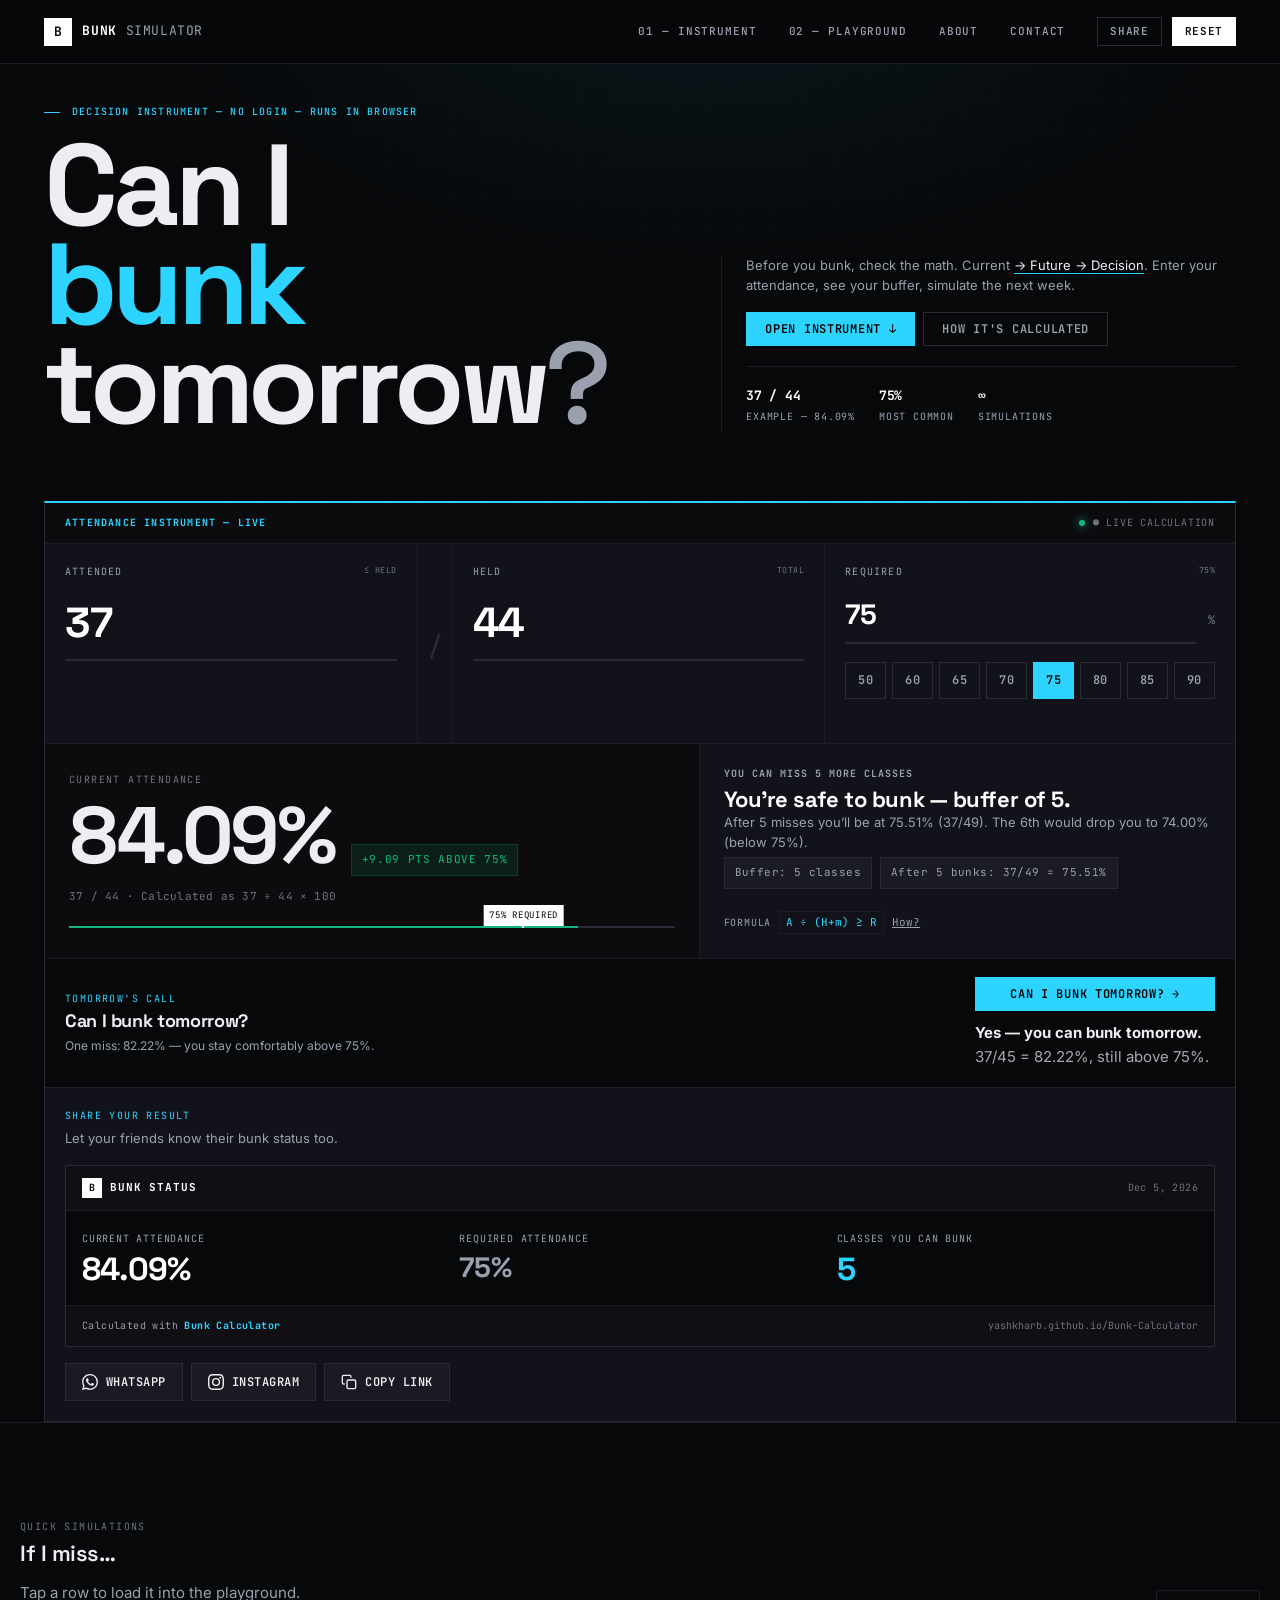
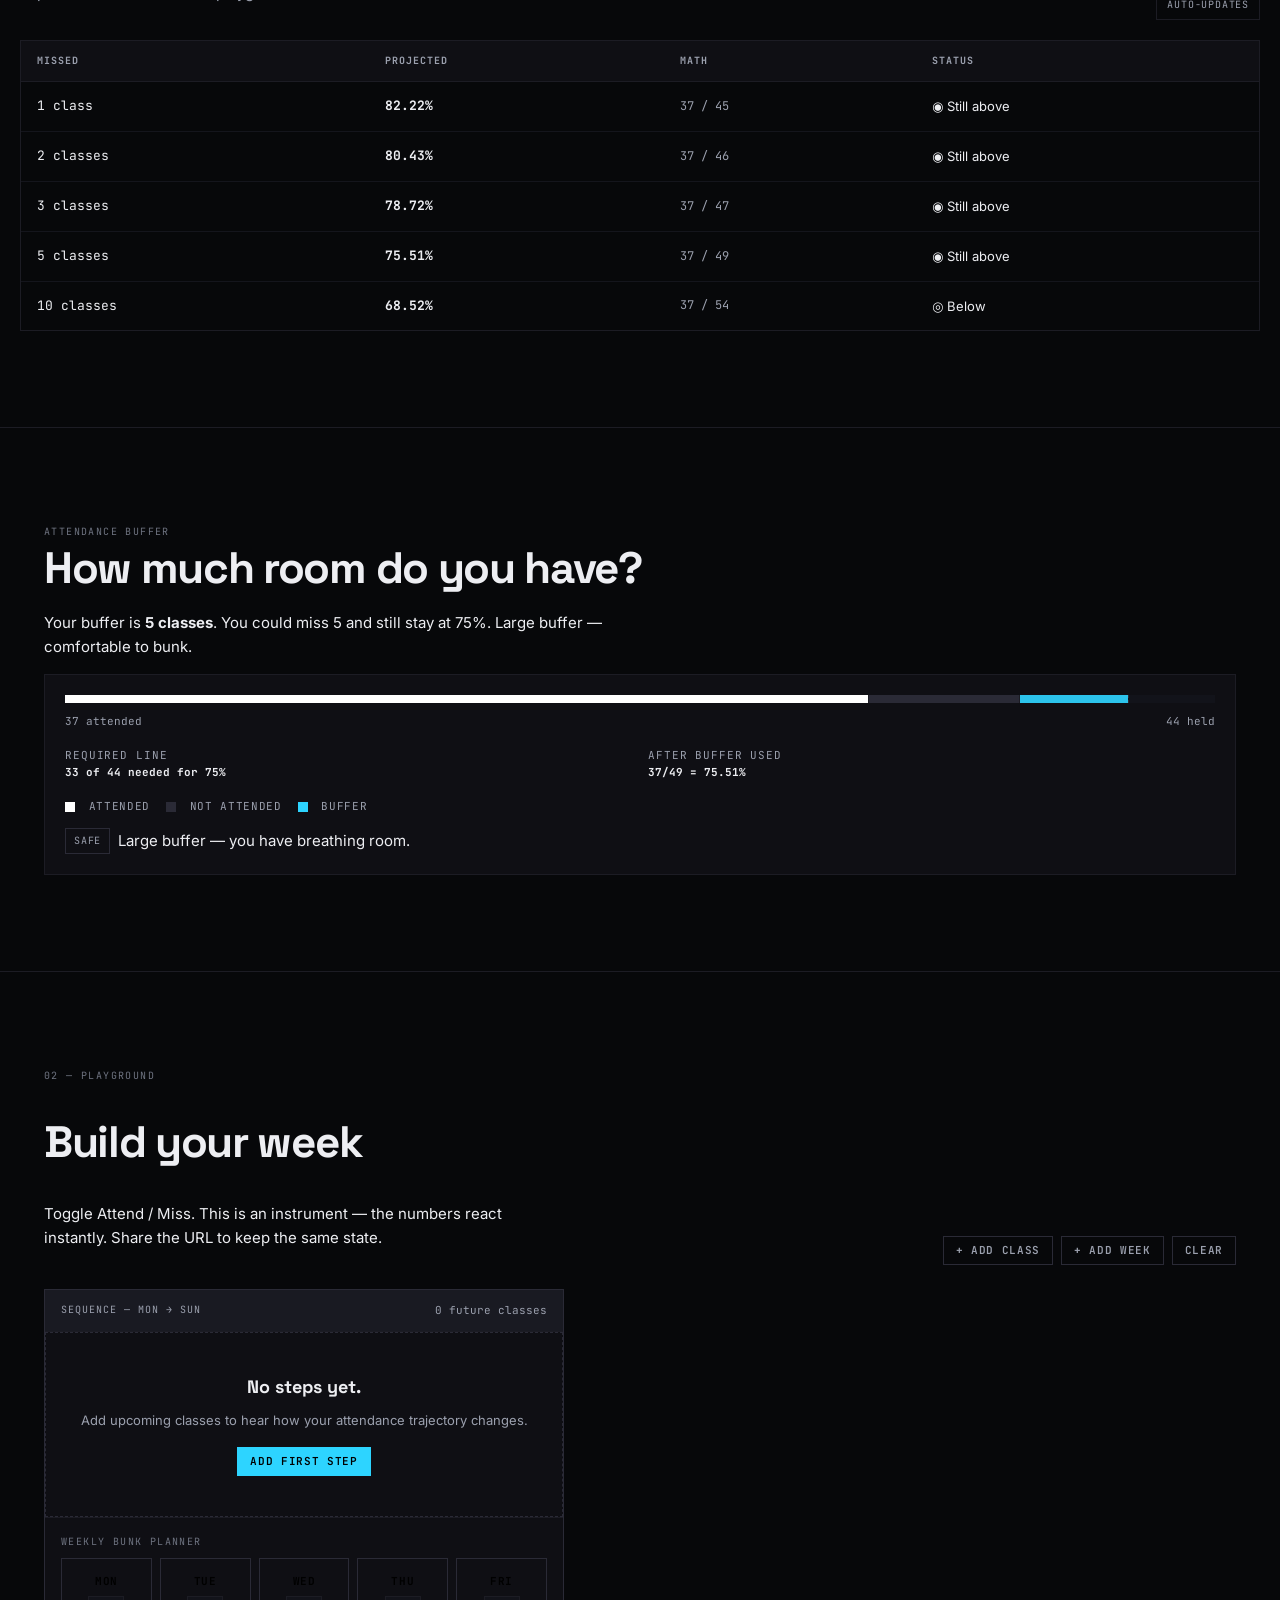
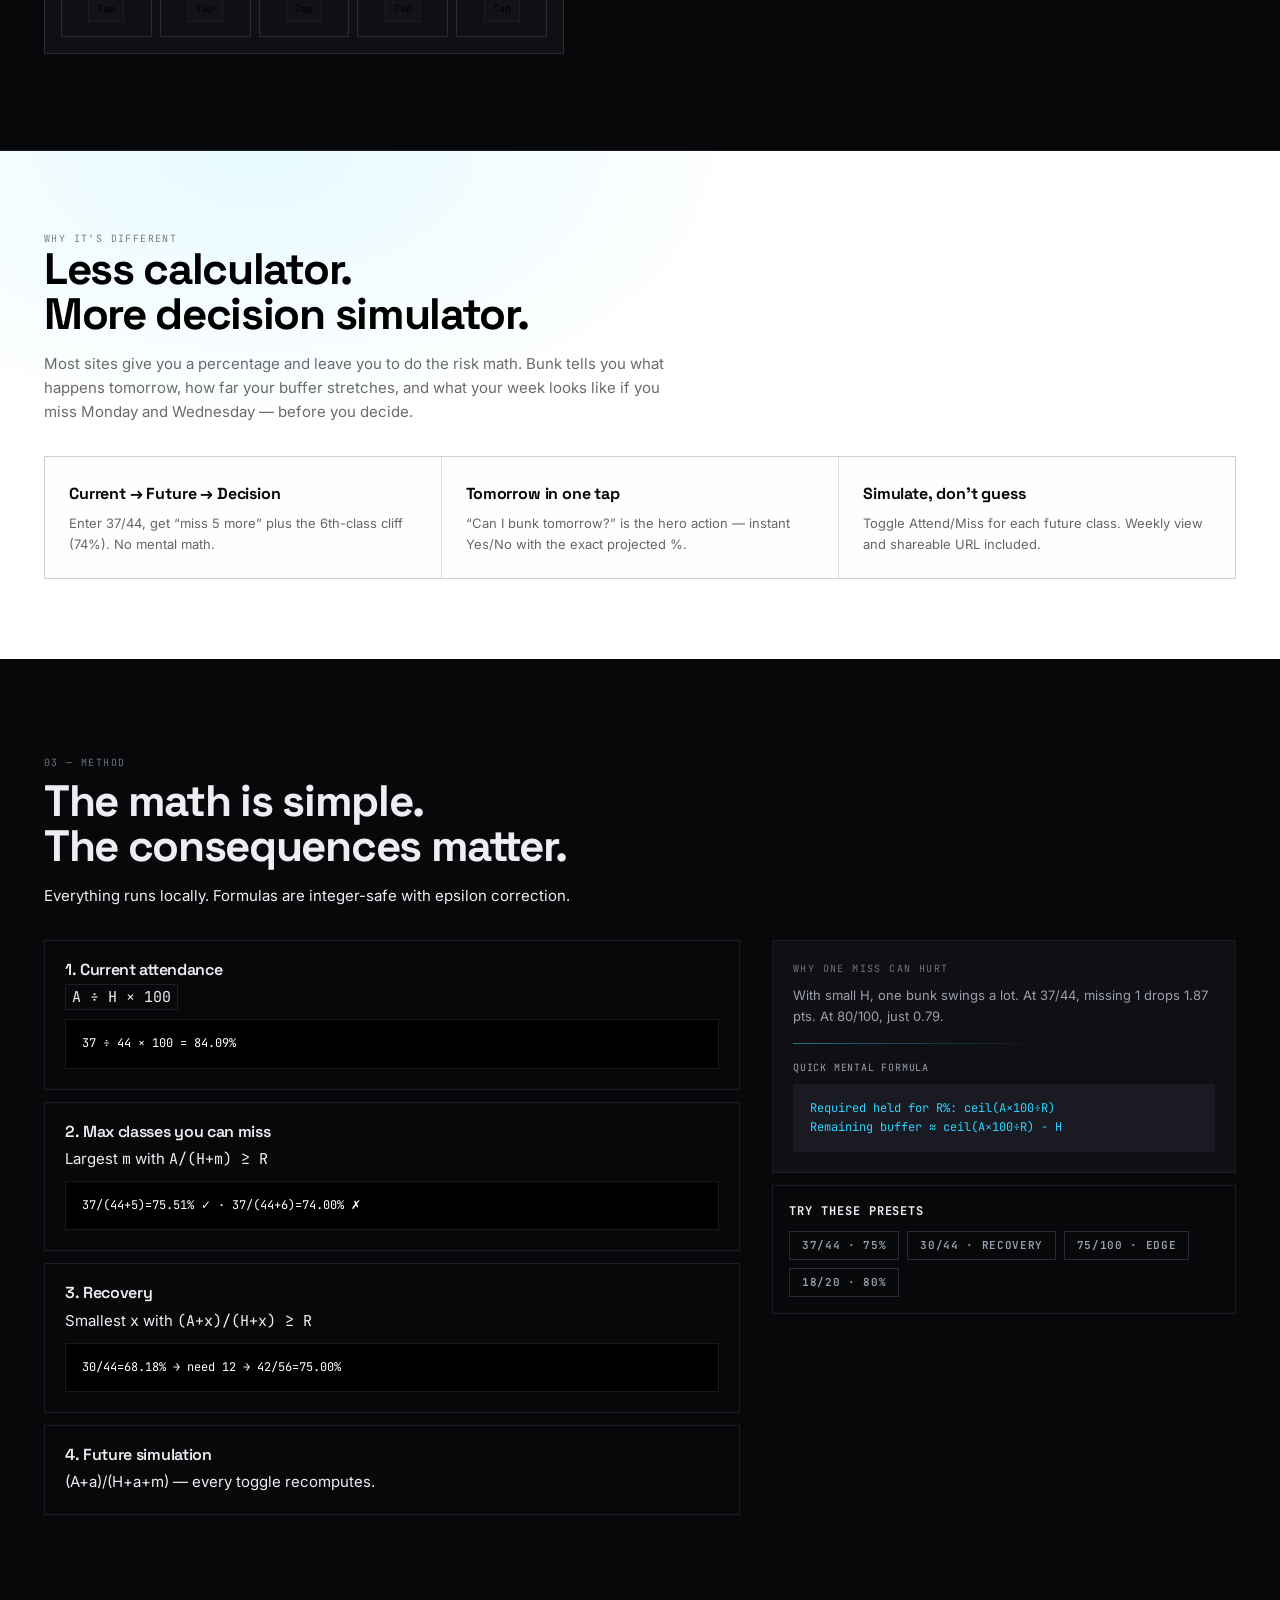
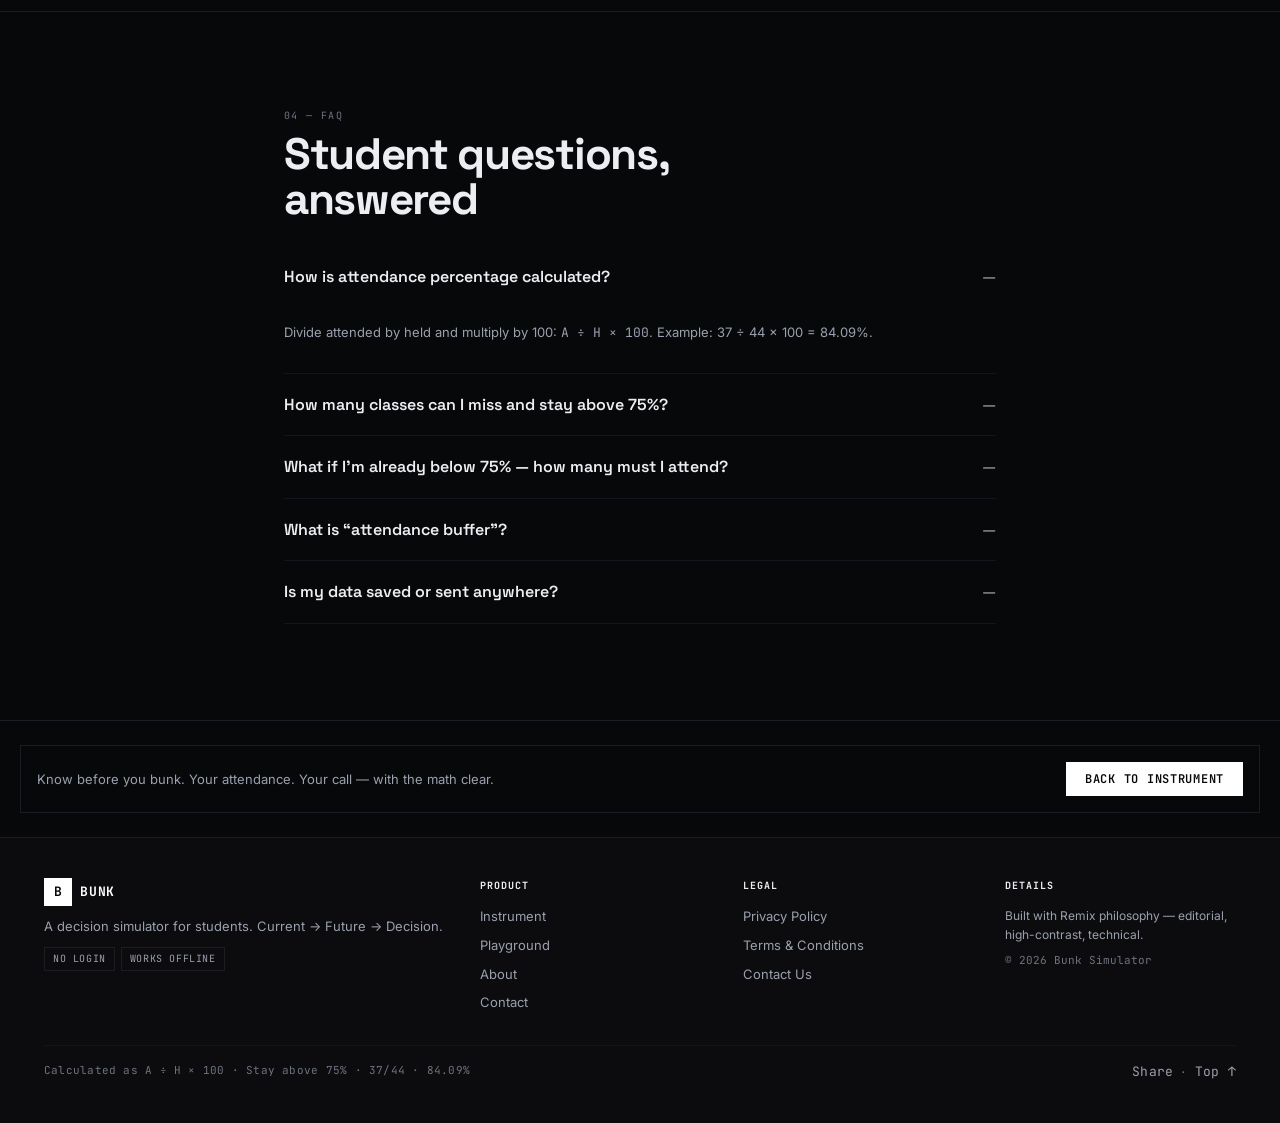
<file: index.html>
<!DOCTYPE html>
<html lang="en">
<head>
<!-- Google tag (gtag.js) -->
<script async src="https://www.googletagmanager.com/gtag/js?id=G-JCQENK4Z0K"></script>
<script>
  window.dataLayer = window.dataLayer || [];
  function gtag(){dataLayer.push(arguments);}
  gtag('js', new Date());

  gtag('config', 'G-JCQENK4Z0K');
</script>
<meta charset="utf-8">
<meta name="viewport" content="width=device-width, initial-scale=1">
<title>Attendance Bunk Simulator — Can I bunk tomorrow?</title>
<meta name="description" content="Know exactly how many classes you can bunk. Enter your attendance, simulate misses, see projected percentage, buffer & recovery plan. Built for 75% and any required attendance.">
<link rel="canonical" href="https://yashkharb.github.io/Bunk-Calculator/">
<meta name="robots" content="index, follow, max-snippet:160, max-image-preview:large">
<meta name="theme-color" content="#08080A">
<meta property="og:type" content="website">
<meta property="og:url" content="https://yashkharb.github.io/Bunk-Calculator/">
<meta property="og:title" content="Attendance Bunk Simulator — Can I bunk tomorrow?">
<meta property="og:description" content="Simulate bunking decisions. See exactly how many classes you can miss and stay above 75%.">
<meta property="og:image" content="https://yashkharb.github.io/Bunk-Calculator/og-image.png">
<meta name="twitter:card" content="summary_large_image">
<meta name="twitter:title" content="Attendance Bunk Simulator — Can I bunk tomorrow?">
<meta name="twitter:description" content="Before you bunk, check the math. Current → Future → Decision.">
<link rel="preconnect" href="https://fonts.googleapis.com">
<link rel="preconnect" href="https://fonts.gstatic.com" crossorigin>
<link href="https://fonts.googleapis.com/css2?family=JetBrains+Mono:wght@400;500&family=Space+Grotesk:wght@500;600;700&family=Inter:wght@400;500;600;700&display=swap" rel="stylesheet">
<link rel="icon" href="data:image/svg+xml,%3Csvg xmlns='http://www.w3.org/2000/svg' viewBox='0 0 32 32'%3E%3Crect width='32' height='32' rx='2' fill='%23E6E6E9'/%3E%3Ctext x='50%25' y='56%25' dominant-baseline='middle' text-anchor='middle' font-family='monospace' font-weight='700' font-size='16' fill='%2307070A'%3EB%3C/text%3E%3C/svg%3E">
<link rel="manifest" href="manifest.webmanifest">
<style>
/* ========== REMIX-INSPIRED DARK EDITORIAL — ATTENDANCE OBSERVATORY ========== */
:root{
  --bg:#07080A;
  --bg-soft:#0C0C0F;
  --bg-elev:#111216;
  --surface:#12131A;
  --surface-2:#191A22;
  --surface-soft:#0F0F14;
  --border:#1C1C24;
  --border-strong:#2A2A36;
  --border-subtle:#14151C;
  --border-accent:#2DD4FF;
  --text:#EDEEF2;
  --text-strong:#FFFFFF;
  --muted:#9BA0AE;
  --soft:#6E7380;
  --faint:#2E2E38;
  --on-invert:#FFFFFF;
  --brand:#2DD4FF;
  --brand-hover:#0EA5E9;
  --brand-soft:rgba(45,212,255,0.12);
  --brand-tint:rgba(45,212,255,0.18);
  --accent:#FF3B5D;
  --accent-soft:rgba(255,59,93,0.12);
  --success:#10B981;
  --success-dim:#065F46;
  --success-bg:rgba(16,185,129,0.10);
  --warning:#F59E0B;
  --danger:#FF3B5D;
  --danger-bg:rgba(255,59,93,0.10);
  --code-bg:#0A0A0F;
  --radius-sm:2px;
  --radius-md:4px;
  --radius-lg:6px;
  --radius-pill:9999px;
  --focus:0 0 0 1px #2DD4FF, 0 0 0 4px rgba(45,212,255,0.18);
  --focus-invert:0 0 0 1px #fff, 0 0 0 4px rgba(255,255,255,0.18);
  --ease-std:cubic-bezier(0.25,0.1,0.25,1);
  --ease-emph:cubic-bezier(0.16,1,0.3,1);
  --dur-fast:140ms;
  --dur-std:240ms;
  --dur-slow:500ms;
  --font-display:"Space Grotesk", Inter, -apple-system, system-ui, sans-serif;
  --font-body:Inter, -apple-system, system-ui, sans-serif;
  --font-mono:"JetBrains Mono", ui-monospace, monospace;
  --page-width:1240px;
  --prose-width:720px;
  --gutter:24px;
  --gutter-m:16px;
  --header-h:64px;
  --section-y:96px;
  --section-y-m:64px;
}
*{box-sizing:border-box}
*::selection{background:rgba(45,212,255,0.22);color:#fff}
html{scroll-behavior:smooth;scroll-padding-top:72px;overflow-x:hidden}
@media(prefers-reduced-motion:reduce){html{scroll-behavior:auto}}
body{
  margin:0;
  font-family:var(--font-body);
  font-size:15px;
  line-height:1.6;
  color:var(--text);
  background:var(--bg);
  -webkit-font-smoothing:antialiased;
  text-rendering:optimizeLegibility;
  overflow-x:hidden;
  overflow-x:clip;
}
a{color:var(--brand);text-decoration:none;border-bottom:1px solid rgba(45,212,255,0.35);transition:color var(--dur-fast) var(--ease-std), border-color var(--dur-fast) var(--ease-std)}
a:hover{color:#fff;border-color:var(--brand)}
img{max-width:100%}
button,input,select{font:inherit}
.skip{position:absolute;left:-9999px;top:8px;z-index:100;background:var(--text-strong);color:var(--bg);padding:10px 16px;font-weight:700;font-size:12px;letter-spacing:0.06em;text-transform:uppercase}
.skip:focus{left:12px}
:focus-visible{outline:none;box-shadow:var(--focus);border-color:var(--border-accent)!important}
.sr-only{position:absolute;width:1px;height:1px;padding:0;margin:-1px;overflow:hidden;clip:rect(0,0,0,0);white-space:nowrap;border:0}
.container{max-width:var(--page-width);margin:0 auto;padding:0 var(--gutter)}
@media(max-width:640px){.container{padding:0 var(--gutter-m)}}
.grid12{display:grid;grid-template-columns:repeat(12,1fr);gap:24px}
@media(max-width:900px){.grid12{grid-template-columns:1fr;gap:20px}}
.prose{max-width:var(--prose-width)}

/* ========== HEADER — dark, mono, editorial ========== */
.header{
  position:sticky;top:0;z-index:40;
  height:var(--header-h);display:flex;align-items:center;
  background:rgba(7,8,10,0.92);
  backdrop-filter:blur(12px);-webkit-backdrop-filter:blur(12px);
  border-bottom:1px solid var(--border);
}
.header-inner{display:flex;align-items:center;justify-content:space-between;gap:24px;width:100%}
.logo{display:flex;align-items:center;gap:10px;text-decoration:none;border:0}
.logo-mark{width:28px;height:28px;background:var(--text-strong);color:var(--bg);display:grid;place-items:center;font-family:var(--font-mono);font-weight:700;font-size:13px;letter-spacing:-0.02em;line-height:1}
.logo-type{font-family:var(--font-mono);font-weight:700;font-size:13px;letter-spacing:0.06em;text-transform:uppercase;color:var(--text-strong)}
.logo-type span{font-weight:400;color:var(--muted);letter-spacing:0.04em}
.nav{display:flex;align-items:center;gap:32px}
.nav a{font-family:var(--font-mono);font-size:11px;font-weight:500;letter-spacing:0.08em;text-transform:uppercase;color:#A0A0B0;text-decoration:none;border:0;position:relative;padding:4px 0}
.nav a::before{content:"";position:absolute;left:0;bottom:0;width:100%;height:1px;background:var(--brand);transform:scaleX(0);transform-origin:left;transition:transform var(--dur-fast) var(--ease-std)}
.nav a:hover{color:var(--text-strong)}
.nav a:hover::before{transform:scaleX(1)}
.nav-cta{display:flex;align-items:center;gap:10px}
.btn{appearance:none;display:inline-flex;align-items:center;justify-content:center;gap:8px;padding:10px 18px;font-family:var(--font-mono);font-size:12px;font-weight:600;letter-spacing:0.06em;text-transform:uppercase;line-height:1;text-decoration:none;border:1px solid var(--border-strong);cursor:pointer;transition:all var(--dur-fast) var(--ease-std);white-space:nowrap}
.btn:active{transform:scale(0.98)}
.btn-primary{background:var(--text-strong);color:var(--bg);border-color:var(--text-strong)}
.btn-primary:hover{background:var(--brand);border-color:var(--brand);color:#000}
.btn-ghost{background:transparent;color:var(--muted);border-color:var(--border-strong)}
.btn-ghost:hover{color:var(--text-strong);border-color:var(--text-strong)}
.btn-brand{background:var(--brand);color:#000;border-color:var(--brand)}
.btn-brand:hover{background:#fff;border-color:#fff}
.btn-small{padding:8px 12px;font-size:11px}
.hamburger{display:none;width:40px;height:40px;background:transparent;border:1px solid var(--border-strong);align-items:center;justify-content:center;cursor:pointer}
.hamburger span,.hamburger span::before,.hamburger span::after{content:"";display:block;width:16px;height:1px;background:var(--text);position:relative;transition:all var(--dur-fast) var(--ease-std)}
.hamburger span::before{position:absolute;top:-5px}
.hamburger span::after{position:absolute;top:5px}
@media(max-width:860px){.nav{display:none}.nav.open{display:flex;position:absolute;top:var(--header-h);left:0;right:0;background:var(--bg-soft);border-bottom:1px solid var(--border);flex-direction:column;align-items:stretch;padding:20px var(--gutter-m);gap:16px}.nav.open a{font-size:12px}.hamburger{display:flex}}

/* ========== TYPOGRAPHY ========== */
.overline{font-family:var(--font-mono);font-size:10px;font-weight:500;letter-spacing:0.12em;text-transform:uppercase;color:var(--brand);display:flex;align-items:center;gap:12px}
.overline::before{content:"";width:16px;height:1px;background:var(--brand);flex-shrink:0}
.overline-cyan{color:var(--brand)}
.display{font-family:var(--font-display);font-weight:700;letter-spacing:-0.04em;line-height:0.88}
.h-display{font-family:var(--font-display);font-size:clamp(64px, 9vw, 126px);line-height:0.86;letter-spacing:-0.045em;font-weight:700}
@media(max-width:640px){.h-display{font-size:clamp(48px, 12vw, 68px);letter-spacing:-0.03em}}
.h2{font-family:var(--font-display);font-size:clamp(28px, 4vw, 44px);line-height:1.02;letter-spacing:-0.03em;font-weight:700}
.h3{font-family:var(--font-display);font-size:22px;line-height:1.15;letter-spacing:-0.02em;font-weight:600}
.body-lg{font-size:17px;line-height:1.6;color:var(--muted);max-width:520px}
.mono{font-family:var(--font-mono)}
.mono-num{font-family:var(--font-mono);font-variant-numeric:tabular-nums;font-feature-settings:"tnum" 1}
.section-label{font-family:var(--font-mono);font-size:10px;letter-spacing:0.14em;text-transform:uppercase;color:var(--soft)}
.divider{height:1px;background:var(--border);margin:0}
.divider-strong{height:1px;background:var(--border-strong)}
.section-pad{padding:var(--section-y) 0}
@media(max-width:900px){.section-pad{padding:var(--section-y-m) 0}}
@media(max-width:640px){.section-pad{padding:48px 0}}

/* ========== HERO — editorial dark, grid, instrument ========== */
.hero{
  background:var(--bg);
  border-bottom:1px solid var(--border);
  position:relative;
  overflow:hidden;
  padding:40px 0 0;
}
.hero::before{
  content:"";
  position:absolute;inset:0;
  background-image:
    linear-gradient(rgba(255,255,255,0.015) 1px, transparent 1px),
    linear-gradient(90deg, rgba(255,255,255,0.015) 1px, transparent 1px);
  background-size:32px 32px;
  mask-image:radial-gradient(800px 600px at 60% 20%, black 60%, transparent 85%);
  pointer-events:none;
}
.hero-glow{
  position:absolute;top:-30%;left:0;right:0;height:70%;
  background:radial-gradient(800px 400px at 55% 35%, rgba(45,212,255,0.07), transparent 70%);
  pointer-events:none;
}
.hero-inner{position:relative}
.hero-top{display:grid;grid-template-columns:1.1fr 0.9fr;gap:48px;align-items:end;padding-bottom:32px}
@media(max-width:900px){.hero-top{grid-template-columns:1fr;gap:24px}}
.hero-head h1{margin:16px 0 0}
.hero-head h1 span.accent{color:var(--brand)}
.hero-head h1 i{font-style:normal;color:var(--text-strong);font-weight:500}
.hero-side{padding-bottom:8px;border-left:1px solid var(--border);padding-left:24px}
@media(max-width:900px){.hero-side{border-left:0;padding-left:0;border-top:1px solid var(--border);padding-top:16px}}
.hero-side p{margin:0 0 16px;font-size:13px;line-height:1.6;color:var(--muted)}
.hero-side em{color:var(--text);font-style:normal;border-bottom:1px solid var(--brand)}
.stats{display:flex;gap:24px;margin-top:20px;border-top:1px solid var(--border);padding-top:16px}
.stat strong{font-family:var(--font-mono);font-size:13px;color:var(--text-strong);letter-spacing:-0.02em}
.stat span{font-family:var(--font-mono);font-size:10px;letter-spacing:0.08em;text-transform:uppercase;color:var(--muted);display:block;margin-top:2px}

/* ========== INSTRUMENT — dark console, not card ========== */
.instrument{
  background:var(--surface);
  border:1px solid var(--border-strong);
  border-top:2px solid var(--brand);
  margin-top:36px;
  position:relative;
}
.instrument-head{
  display:flex;align-items:center;justify-content:space-between;gap:16px;
  padding:12px 20px;
  border-bottom:1px solid var(--border);
  background:var(--bg-soft);
}
.instrument-head strong{font-family:var(--font-mono);font-size:10px;letter-spacing:0.12em;text-transform:uppercase;color:var(--brand)}
.instrument-head em{font-family:var(--font-mono);font-size:10px;letter-spacing:0.08em;text-transform:uppercase;color:var(--soft);font-style:normal;display:flex;align-items:center;gap:8px}
.instrument-head em::before{content:"";width:6px;height:6px;background:var(--success);border-radius:50%;box-shadow:0 0 8px var(--success);animation:blink 2s infinite}
@keyframes blink{0%,100%{opacity:1}50%{opacity:0.4}}
@media(prefers-reduced-motion:reduce){.instrument-head em::before{animation:none}}
.instrument-grid{
  display:grid;grid-template-columns:1fr auto 1fr 1.1fr;
  gap:0;
  align-items:stretch;
}
@media(max-width:860px){.instrument-grid{grid-template-columns:1fr auto 1fr}}
@media(max-width:560px){.instrument-grid{grid-template-columns:1fr;gap:0}}
.instrument-field{
  padding:20px 20px 16px;
  border-right:1px solid var(--border);
  display:flex;flex-direction:column;gap:8px;
}
.instrument-field:last-child{border-right:0}
@media(max-width:860px){.instrument-field:last-child{grid-column:1/-1;border-right:0;border-top:1px solid var(--border)}}
@media(max-width:560px){.instrument-field{border-right:0;border-bottom:1px solid var(--border)}.instrument-field:last-child{border-bottom:0}}
.field-label{font-family:var(--font-mono);font-size:10px;letter-spacing:0.12em;text-transform:uppercase;color:var(--muted);display:flex;justify-content:space-between}
.field-label small{color:var(--soft);letter-spacing:0.06em}
.field-row{display:flex;align-items:baseline;gap:12px}
.field-input{
  flex:1;min-width:0;
  background:transparent;border:0;border-bottom:2px solid var(--border-strong);
  color:var(--text-strong);font-family:var(--font-display);font-size:42px;font-weight:700;
  letter-spacing:-0.03em;line-height:1;padding:8px 0 10px;
  outline:0;transition:border-color var(--dur-fast) var(--ease-std);
  width:100%;
}
.instrument-field{min-width:0}
.field-input:focus{border-color:var(--brand)}
.field-input[aria-invalid="true"]{border-color:var(--accent);color:var(--accent)}
.field-suffix{font-family:var(--font-mono);font-size:12px;color:var(--soft);margin-top:10px}
.div-slash{
  display:grid;place-items:center;
  font-family:var(--font-display);font-size:28px;color:var(--faint);padding:0 12px;
  border-right:1px solid var(--border);
}
@media(max-width:560px){.div-slash{display:none}}
.preset-rail{display:flex;flex-wrap:wrap;gap:6px;margin-top:10px}
.preset{
  appearance:none;padding:8px 12px;
  background:transparent;border:1px solid var(--border-strong);
  font-family:var(--font-mono);font-size:12px;font-weight:600;letter-spacing:0.04em;
  color:var(--muted);cursor:pointer;transition:all var(--dur-fast) var(--ease-std);
}
.preset:hover{border-color:var(--text);color:var(--text)}
.preset.active{background:var(--text-strong);border-color:var(--text-strong);color:var(--bg)}
.preset.active-blue{background:var(--brand);border-color:var(--brand);color:#000}
.error-msg{font-family:var(--font-mono);font-size:11px;color:var(--accent);min-height:14px;margin-top:6px}

/* ========== RESULT STAGE — huge moment ========== */
.result-stage{
  border-top:1px solid var(--border);
  background:var(--bg-soft);
  display:grid;grid-template-columns:1.1fr 0.9fr;
  gap:0;
}
@media(max-width:860px){.result-stage{grid-template-columns:1fr}}
.result-left{
  padding:28px 24px;
  border-right:1px solid var(--border);
  display:flex;flex-direction:column;gap:12px;
}
@media(max-width:860px){.result-left{border-right:0;border-bottom:1px solid var(--border)}}
.pct-row{display:flex;align-items:baseline;gap:16px;flex-wrap:wrap}
.pct-big{font-family:var(--font-display);font-size:clamp(54px, 7vw, 80px);font-weight:700;letter-spacing:-0.04em;line-height:0.88}
.pct-big small{font-size:0.5em;opacity:0.5;font-weight:500}
.pct-delta{font-family:var(--font-mono);font-size:11px;letter-spacing:0.06em;text-transform:uppercase;padding:6px 10px;border:1px solid var(--border-strong);background:var(--surface-2);color:var(--muted)}
.pct-caption{font-family:var(--font-mono);font-size:11px;color:var(--soft);letter-spacing:0.02em}
.bar-wrap{margin-top:8px}
.pct-bar{height:2px;background:var(--border-strong);position:relative}
.pct-fill{height:100%;background:var(--brand);transition:width var(--dur-slow) var(--ease-emph)}
.pct-needle{position:absolute;top:0;bottom:0;width:2px;background:var(--text-strong);transform:translateX(-50%)}
.pct-needle em{position:absolute;bottom:100%;left:50%;transform:translateX(-50%);background:var(--text-strong);color:var(--bg);font-family:var(--font-mono);font-size:9px;letter-spacing:0.08em;text-transform:uppercase;padding:3px 6px;white-space:nowrap;font-style:normal}
.result-right{
  padding:24px;
  display:flex;flex-direction:column;justify-content:center;gap:14px;
  background:var(--surface);
}
.result-status{font-family:var(--font-display);font-size:22px;font-weight:700;letter-spacing:-0.02em;line-height:1.1}
.result-status small{display:block;font-family:var(--font-mono);font-size:10px;letter-spacing:0.1em;text-transform:uppercase;color:var(--muted);margin-bottom:8px}
.result-desc{font-size:13px;line-height:1.6;color:var(--muted)}
.result-meta{display:flex;flex-wrap:wrap;gap:8px;margin-top:4px}
.meta-chip{font-family:var(--font-mono);font-size:11px;letter-spacing:0.04em;padding:6px 10px;border:1px solid var(--border-strong);background:rgba(255,255,255,0.04);color:var(--muted)}
.result-banner.safe .result-status{color:var(--text-strong)}
.result-banner.warning .result-status{color:var(--warning)}
.result-banner.danger .result-status{color:var(--accent)}
.result-banner.neutral .result-status{color:var(--muted)}
.math-panel{border-top:1px solid var(--border);padding:14px 20px;background:var(--surface-soft);font-size:12px;line-height:1.6;color:var(--muted)}
.math-panel strong{color:var(--text)}
.math-panel .mono{color:var(--brand)}

/* ========== BUNK TOMORROW — inverted strip ========== */
.bunk-strip{
  border-top:1px solid var(--border);
  background:var(--bg);
  display:grid;grid-template-columns:1fr auto;
  gap:24px;align-items:center;
  padding:18px 20px;
}
@media(max-width:640px){.bunk-strip{grid-template-columns:1fr}}
.bunk-strip h3{font-family:var(--font-display);font-size:18px;font-weight:700;letter-spacing:-0.02em;margin:0}
.bunk-strip p{font-size:12px;color:var(--muted);margin:4px 0 0}
.bunk-answer{font-family:var(--font-mono);font-size:12px;padding:10px 14px;border:1px solid var(--border-strong);background:var(--surface-2);min-width:220px}
.bunk-answer.yes{border-color:rgba(16,185,129,0.4);color:#6EE7B7}
.bunk-answer.no{border-color:rgba(255,59,93,0.4);color:#FF8DA1}

/* ========== STRIP SECTIONS — open, not card ========== */
.strip{border-bottom:1px solid var(--border)}
.strip-head{display:flex;align-items:end;justify-content:space-between;gap:16px;flex-wrap:wrap;margin-bottom:20px}
.strip h2{margin:0}
.strip p.helper{color:var(--muted);max-width:520px}
.table-wrap{border:1px solid var(--border);overflow:auto;max-width:100%}
table{width:100%;border-collapse:collapse;font-size:13px;min-width:520px}
@media(max-width:640px){table{min-width:480px}}
thead th{font-family:var(--font-mono);font-size:10px;letter-spacing:0.1em;text-transform:uppercase;color:var(--muted);text-align:left;padding:12px 16px;border-bottom:1px solid var(--border);background:var(--surface-soft);white-space:nowrap}
tbody td{padding:14px 16px;border-bottom:1px solid var(--border-subtle);color:var(--text)}
tbody tr:last-child td{border-bottom:0}
tbody tr:hover td{background:var(--surface-soft)}
tbody tr{cursor:pointer}
.status{font-family:var(--font-mono);font-size:11px;letter-spacing:0.04em;padding:4px 8px;border:1px solid;display:inline-flex}
.status.ok{border-color:rgba(16,185,129,0.3);color:#6EE7B7;background:rgba(16,185,129,0.08)}
.status.bad{border-color:rgba(255,59,93,0.3);color:#FF8DA1;background:rgba(255,59,93,0.08)}

/* buffer as ruler */
.buffer{padding:var(--section-y) 0;border-bottom:1px solid var(--border)}
.buffer-grid{display:grid;grid-template-columns:1fr 1fr;gap:48px;align-items:center}
@media(max-width:860px){.buffer-grid{grid-template-columns:1fr;gap:24px}}
.bar-rail{border:1px solid var(--border);padding:20px;background:var(--surface-soft)}
.bar-track{height:8px;background:var(--border-strong);position:relative;display:flex;overflow:hidden}
.bar-seg{height:100%;transition:width var(--dur-slow) var(--ease-emph)}
.bar-labels{display:flex;justify-content:space-between;margin-top:10px;font-family:var(--font-mono);font-size:11px;color:var(--muted)}
.legend{display:flex;gap:16px;flex-wrap:wrap;margin-top:16px;font-size:11px;font-family:var(--font-mono);letter-spacing:0.06em;text-transform:uppercase;color:var(--muted)}
.legend i{width:10px;height:10px;display:inline-block;vertical-align:middle;margin-right:6px}

/* ========== SIMULATOR PLAYGROUND ========== */
.playground{padding:var(--section-y) 0;border-bottom:1px solid var(--border)}
.play-head{display:flex;align-items:end;justify-content:space-between;gap:16px;flex-wrap:wrap;margin-bottom:24px}
.sim-grid{display:grid;grid-template-columns:520px 1fr;gap:24px;align-items:start}
@media(max-width:1000px){.sim-grid{grid-template-columns:1fr}}
.sequencer{border:1px solid var(--border-strong);background:var(--surface-soft)}
.seq-head{display:flex;align-items:center;justify-content:space-between;padding:12px 16px;border-bottom:1px solid var(--border);background:var(--surface-2)}
.seq-title{font-family:var(--font-mono);font-size:10px;letter-spacing:0.1em;text-transform:uppercase;color:var(--muted)}
.seq-actions{display:flex;gap:8px}
.sim-list{display:flex;flex-direction:column}
.sim-row{
  display:grid;grid-template-columns:64px 1fr 40px;
  gap:12px;align-items:center;
  padding:12px 16px;
  border-bottom:1px solid var(--border-subtle);
  transition:background var(--dur-fast) var(--ease-std);
}
.sim-row:last-child{border-bottom:0}
.sim-row.miss{background:rgba(255,59,93,0.06)}
.sim-row.attend{background:rgba(16,185,129,0.04)}
.sim-day{font-family:var(--font-mono);font-size:11px;font-weight:600;letter-spacing:0.06em;text-transform:uppercase;color:var(--muted)}
.sim-day small{font-size:9px;letter-spacing:0.08em;display:block;color:var(--soft)}
.seg{display:flex;gap:6px}
.seg button{flex:1;padding:8px 12px;font-family:var(--font-mono);font-size:11px;letter-spacing:0.04em;text-transform:uppercase;border:1px solid var(--border-strong);background:transparent;color:var(--muted);cursor:pointer}
.seg button.active-attend{background:var(--text-strong);border-color:var(--text-strong);color:var(--bg)}
.seg button.active-miss{background:var(--accent);border-color:var(--accent);color:#fff}
.rm{width:32px;height:32px;border:1px solid var(--border);background:transparent;color:var(--soft);cursor:pointer;display:grid;place-items:center}
.rm:hover{border-color:var(--accent);color:var(--accent)}
.empty{border:1px dashed var(--border-strong);padding:40px 24px;text-align:center;background:transparent}
.empty strong{font-family:var(--font-display);font-size:18px;display:block;margin-bottom:8px}
.empty p{color:var(--muted);font-size:13px;margin:0 0 16px}
.week-grid{display:grid;grid-template-columns:repeat(5,1fr);gap:8px}
@media(max-width:640px){.week-grid{grid-template-columns:repeat(5,1fr);gap:6px}}
.week-day{border:1px solid var(--border-strong);background:transparent;padding:14px 8px;text-align:center;cursor:pointer;transition:all var(--dur-fast) var(--ease-std)}
.week-day strong{font-family:var(--font-mono);font-size:11px;letter-spacing:0.06em;text-transform:uppercase;display:block}
.week-day span{font-family:var(--font-mono);font-size:10px;margin-top:6px;display:inline-block;padding:4px 8px;border:1px solid var(--border);background:var(--surface)}
.week-day.attend{border-color:var(--text-strong);background:var(--text-strong);color:var(--bg)}
.week-day.attend span{background:var(--bg);color:var(--text);border-color:var(--bg)}
.week-day.miss{border-color:var(--accent);background:rgba(255,59,93,0.14);color:var(--accent)}
.outcome{border:1px solid var(--border-strong);background:var(--surface);padding:20px;position:sticky;top:72px}
.outcome-label{font-family:var(--font-mono);font-size:10px;letter-spacing:0.12em;text-transform:uppercase;color:var(--brand)}
.outcome-pct{font-family:var(--font-display);font-size:44px;font-weight:700;letter-spacing:-0.03em;line-height:1;margin-top:6px}
.outcome-caption{font-family:var(--font-mono);font-size:11px;color:var(--muted);margin-top:4px}
.mini-grid{display:grid;grid-template-columns:1fr 1fr;gap:8px;margin-top:16px}
.mini{border:1px solid var(--border);padding:10px 12px;background:var(--surface-2)}
.mini em{font-family:var(--font-mono);font-size:9px;letter-spacing:0.08em;text-transform:uppercase;color:var(--muted);font-style:normal;display:block;margin-bottom:4px}
.mini strong{font-family:var(--font-mono);font-size:14px}
.state-banner{margin-top:12px;padding:12px 14px;border:1px solid;display:flex;gap:10px;align-items:flex-start;font-size:13px;line-height:1.5}
.state-banner.safe{background:rgba(16,185,129,0.08);border-color:rgba(16,185,129,0.25);color:#6EE7B7}
.state-banner.warn{background:rgba(245,158,11,0.08);border-color:rgba(245,158,11,0.25);color:#FCD34D}
.state-banner.danger{background:rgba(255,59,93,0.08);border-color:rgba(255,59,93,0.25);color:#FF8DA1}
.state-banner .dot{width:8px;height:8px;border-radius:50%;background:currentColor;margin-top:6px;flex-shrink:0}

/* ========== MANIFESTO BAND ========== */
.band{
  background:var(--text-strong);
  color:var(--bg);
  padding:80px 0;
  position:relative;overflow:hidden;
}
.band::before{content:"";position:absolute;inset:0;background:radial-gradient(700px 400px at 20% 0%, rgba(45,212,255,0.12), transparent 70%);pointer-events:none}
.band-inner{position:relative}
.band h2{color:var(--bg);margin:0 0 12px;font-family:var(--font-display)}
.band p{color:rgba(7,8,10,0.6);max-width:640px}
.band-grid{display:grid;grid-template-columns:repeat(3,1fr);gap:1px;background:rgba(0,0,0,0.12);margin-top:32px;border:1px solid rgba(0,0,0,0.08)}
@media(max-width:800px){.band-grid{grid-template-columns:1fr}}
.band-card{background:rgba(255,255,255,0.96);padding:24px}
.band-card h3{font-family:var(--font-display);font-size:16px;margin:0 0 6px;letter-spacing:-0.01em}
.band-card p{font-size:13px;line-height:1.6;color:rgba(0,0,0,0.6);margin:0}

/* ========== HOW / FAQ / FOOTER ========== */
.how{padding:var(--section-y) 0;border-bottom:1px solid var(--border)}
.how-grid{display:grid;grid-template-columns:1.2fr 0.8fr;gap:32px;align-items:start}
@media(max-width:900px){.how-grid{grid-template-columns:1fr}}
.code-block{background:var(--surface-2);border:1px solid var(--border);padding:14px 16px;font-family:var(--font-mono);font-size:12px;color:var(--brand);overflow:auto}
.code-block.invert{background:#000;border-color:#1A1A1A;color:#fff}
.faq{padding:var(--section-y) 0;border-bottom:1px solid var(--border)}
.faq-item{border-bottom:1px solid var(--border-subtle)}
.faq-q{width:100%;display:flex;align-items:center;justify-content:space-between;gap:16px;padding:18px 0;background:none;border:0;text-align:left;cursor:pointer;font-family:var(--font-display);font-size:16px;font-weight:600;color:var(--text);transition:color var(--dur-fast) var(--ease-std)}
.faq-q:hover{color:var(--brand)}
.faq-a{padding:0 0 16px;color:var(--muted);font-size:13px;line-height:1.7}
.footer{border-top:1px solid var(--border);padding:40px 0;background:var(--bg-soft)}
.footer-grid{display:grid;grid-template-columns:1.4fr 0.8fr 0.8fr 0.8fr;gap:32px}
@media(max-width:820px){.footer-grid{grid-template-columns:1fr 1fr}}
@media(max-width:520px){.footer-grid{grid-template-columns:1fr}}
.footer h4{font-family:var(--font-mono);font-size:10px;letter-spacing:0.1em;text-transform:uppercase;color:var(--text);margin:0 0 12px}
.footer a,.footer p{font-size:13px;color:var(--muted);text-decoration:none;border:0}
.footer a:hover{color:var(--text)}
.foot-bottom{margin-top:32px;padding-top:16px;border-top:1px solid var(--border-subtle);display:flex;justify-content:space-between;gap:12px;flex-wrap:wrap;font-size:11px;font-family:var(--font-mono);color:var(--soft);letter-spacing:0.02em}
.visual-rail{height:1px;background:linear-gradient(90deg, var(--brand), transparent 60%);opacity:0.5;margin:16px 0}

/* ========== SHARE SECTION ========== */
.share-section{
  border-top:1px solid var(--border);
  background:var(--surface);
  padding:20px;
}
.share-section-head{
  margin-bottom:16px;
}
.share-card{
  border:1px solid var(--border-strong);
  background:var(--bg);
  overflow:hidden;
  margin-bottom:16px;
}
.share-card-header{
  display:flex;
  align-items:center;
  justify-content:space-between;
  padding:12px 16px;
  border-bottom:1px solid var(--border);
  background:var(--surface-soft);
}
.share-card-brand{
  display:flex;
  align-items:center;
  gap:8px;
  font-family:var(--font-mono);
  font-size:11px;
  font-weight:700;
  letter-spacing:0.08em;
  text-transform:uppercase;
  color:var(--text-strong);
}
.share-card-date{
  font-family:var(--font-mono);
  font-size:10px;
  color:var(--soft);
  letter-spacing:0.04em;
}
.share-card-body{
  padding:20px 16px;
  display:grid;
  grid-template-columns:repeat(3,1fr);
  gap:16px;
}
.share-stat{
  display:flex;
  flex-direction:column;
  gap:6px;
}
.share-stat-label{
  font-family:var(--font-mono);
  font-size:10px;
  letter-spacing:0.08em;
  text-transform:uppercase;
  color:var(--muted);
}
.share-stat-value{
  font-family:var(--font-display);
  font-size:clamp(24px,5vw,32px);
  font-weight:700;
  letter-spacing:-0.03em;
  color:var(--text-strong);
  line-height:1;
}
.share-stat-muted{
  color:var(--muted);
  font-size:clamp(20px,4vw,28px);
}
.share-stat-highlight .share-stat-value{
  color:var(--brand);
}
.share-card-footer{
  padding:12px 16px;
  border-top:1px solid var(--border);
  background:var(--surface-soft);
  display:flex;
  justify-content:space-between;
  align-items:center;
  flex-wrap:wrap;
  gap:8px;
}
.share-actions{
  display:flex;
  gap:8px;
  flex-wrap:wrap;
}
.btn-share{
  display:inline-flex;
  align-items:center;
  gap:8px;
  padding:10px 16px;
  font-family:var(--font-mono);
  font-size:12px;
  font-weight:600;
  letter-spacing:0.04em;
  text-transform:uppercase;
  border:1px solid var(--border-strong);
  background:var(--surface-2);
  color:var(--text);
  cursor:pointer;
  transition:all var(--dur-fast) var(--ease-std);
}
.btn-share:hover{
  border-color:var(--text);
  background:var(--surface);
}
.btn-share svg{
  flex-shrink:0;
}
.btn-whatsapp:hover{
  border-color:#25D366;
  color:#25D366;
}
.btn-instagram:hover{
  border-color:#E4405F;
  color:#E4405F;
}
.btn-copy:hover{
  border-color:var(--brand);
  color:var(--brand);
}
.share-toast{
  position:fixed;
  bottom:24px;
  left:50%;
  transform:translateX(-50%);
  background:var(--text-strong);
  color:var(--bg);
  padding:12px 24px;
  font-family:var(--font-mono);
  font-size:12px;
  font-weight:600;
  letter-spacing:0.04em;
  z-index:100;
  box-shadow:0 4px 24px rgba(0,0,0,0.4);
}

/* Share section mobile */
@media(max-width:640px){
  .share-section{
    padding:16px;
  }
  .share-card-body{
    grid-template-columns:1fr;
    gap:12px;
    padding:16px;
  }
  .share-stat{
    flex-direction:row;
    justify-content:space-between;
    align-items:center;
    padding-bottom:12px;
    border-bottom:1px solid var(--border-subtle);
  }
  .share-stat:last-child{
    padding-bottom:0;
    border-bottom:0;
  }
  .share-stat-highlight{
    background:var(--brand-soft);
    margin:0 -16px;
    padding:12px 16px;
    border-bottom:0;
  }
  .share-card-footer{
    flex-direction:column;
    align-items:flex-start;
    gap:4px;
  }
  .share-actions{
    width:100%;
    flex-direction:column;
  }
  .btn-share{
    width:100%;
    justify-content:center;
    padding:12px 16px;
  }
}
@media(max-width:360px){
  .share-card-header{
    padding:10px 12px;
  }
  .share-card-body{
    padding:12px;
  }
  .share-stat-highlight{
    margin:0 -12px;
    padding:10px 12px;
  }
}

/* motion */
@media(prefers-reduced-motion:reduce){*,*::before,*::after{animation:none!important;transition:none!important}}
</style>
<link rel="stylesheet" href="mobile-fix.css">
</head>
<body>
<a href="#main" class="skip">Skip to content</a>
<header class="header" id="header" role="banner">
  <div class="container header-inner">
    <a href="#" class="logo" aria-label="Bunk home"><span class="logo-mark">B</span><span class="logo-type">BUNK <span>SIMULATOR</span></span></a>
    <button class="hamburger" id="hamburger" aria-label="Toggle navigation" aria-expanded="false" aria-controls="nav"><span></span></button>
    <nav class="nav" id="nav" aria-label="Main">
      <a href="#calculator">01 — Instrument</a>
      <a href="#simulator">02 — Playground</a>
      <a href="about.html">About</a>
      <a href="contact.html">Contact</a>
      <div class="nav-cta">
        <button class="btn btn-ghost btn-small" id="shareBtn" type="button">Share</button>
        <button class="btn btn-primary btn-small" id="resetBtnTop" type="button">Reset</button>
      </div>
    </nav>
  </div>
</header>

<main id="main">
<section class="hero" aria-labelledby="hero-title">
  <div class="hero-glow" aria-hidden="true"></div>
  <div class="container hero-inner">
    <div class="hero-top">
      <div class="hero-head">
        <div class="overline">Decision instrument — no login — runs in browser</div>
        <h1 id="hero-title" class="h-display display">Can I<br><span class="accent">bunk</span><br>tomorrow<span style="color:var(--muted);font-weight:500;">?</span></h1>
      </div>
      <div class="hero-side">
        <p>Before you bunk, check the math. Current <em>→ Future → Decision</em>. Enter your attendance, see your buffer, simulate the next week.</p>
        <div style="display:flex;gap:8px;flex-wrap:wrap">
          <a href="#calculator" class="btn btn-brand">Open instrument ↓</a>
          <a href="#how-it-works" class="btn btn-ghost">How it's calculated</a>
        </div>
        <div class="stats" aria-label="Facts">
          <div class="stat"><strong class="mono-num">37 / 44</strong><span>example — 84.09%</span></div>
          <div class="stat"><strong>75%</strong><span>most common</span></div>
          <div class="stat"><strong>∞</strong><span>simulations</span></div>
        </div>
      </div>
    </div>

    <!-- INSTRUMENT -->
    <div class="instrument" id="calculator" aria-label="Attendance instrument">
      <div class="instrument-head">
        <strong>ATTENDANCE INSTRUMENT — LIVE</strong>
        <em>● Live calculation</em>
      </div>
      <div class="instrument-grid">
        <label class="instrument-field">
          <span class="field-label">Attended <small>≤ held</small></span>
          <span class="field-row"><input class="field-input" id="attended" type="number" inputmode="numeric" min="0" step="1" value="37" aria-describedby="err-attended" autocomplete="off"></span>
          <span id="err-attended" class="error-msg" role="alert" aria-live="polite"></span>
        </label>
        <div class="div-slash" aria-hidden="true">/</div>
        <label class="instrument-field">
          <span class="field-label">Held <small>total</small></span>
          <span class="field-row"><input class="field-input" id="held" type="number" inputmode="numeric" min="0" step="1" value="44" aria-describedby="err-held" autocomplete="off"></span>
          <span id="err-held" class="error-msg" role="alert" aria-live="polite"></span>
        </label>
        <label class="instrument-field">
          <span class="field-label">Required <small id="req-value-label">75%</small></span>
          <span class="field-row"><input class="field-input" id="required" type="number" inputmode="decimal" min="0" max="100" step="0.5" value="75" style="font-size:28px"> <span class="field-suffix">%</span></span>
          <span class="preset-rail" role="group" aria-label="Quick required">
            <button type="button" class="preset" data-req="50">50</button>
            <button type="button" class="preset" data-req="60">60</button>
            <button type="button" class="preset" data-req="65">65</button>
            <button type="button" class="preset" data-req="70">70</button>
            <button type="button" class="preset active-blue" data-req="75">75</button>
            <button type="button" class="preset" data-req="80">80</button>
            <button type="button" class="preset" data-req="85">85</button>
            <button type="button" class="preset" data-req="90">90</button>
          </span>
          <span id="err-required" class="error-msg" role="alert" aria-live="polite"></span>
        </label>
      </div>

      <div class="result-stage">
        <div class="result-left">
          <div class="section-label">Current attendance</div>
          <div class="pct-row">
            <div class="pct-big mono-num" id="pctBig">84.09<small>%</small></div>
            <span class="pct-delta" id="pctDelta">+9.09 pts above 75%</span>
          </div>
          <div class="pct-caption" id="pctCaption">37 / 44 · 37 ÷ 44 × 100</div>
          <div class="bar-wrap" aria-hidden="true">
            <div class="pct-bar"><div class="pct-fill" id="pctFill" style="width:84%"></div><i class="pct-needle" id="needle" style="left:75%"><em id="needleLabel">75% required</em></i></div>
          </div>
        </div>
        <div class="result-right">
          <div id="heroResult" class="result-banner safe" role="status" aria-live="polite" style="border:0;padding:0;background:transparent">
            <div class="result-status">
              <small id="resultKicker">You can miss 5 more classes</small>
              <span id="resultTitle">You're safe to bunk — buffer of 5.</span>
            </div>
            <div class="result-desc" id="resultDesc">After 5 misses you'll be at 75.51%. The 6th would drop you to 74.00%.</div>
            <div class="result-meta">
              <span class="meta-chip"><span id="metaBuffer">Buffer: 5 classes</span></span>
              <span class="meta-chip"><span id="metaProjected">After 5 bunks: 37/49 = 75.51%</span></span>
            </div>
          </div>
          <div style="margin-top:8px;display:flex;gap:8px;align-items:center;flex-wrap:wrap">
            <span style="font-family:var(--font-mono);font-size:10px;letter-spacing:0.08em;text-transform:uppercase;color:var(--muted)">Formula</span>
            <span class="mono" style="font-size:11px;color:var(--brand);border:1px solid var(--border);padding:2px 6px">A ÷ (H+m) ≥ R</span>
            <button type="button" id="showMath" style="background:none;border:0;padding:0;color:var(--muted);text-decoration:underline;cursor:pointer;font-size:11px;font-family:var(--font-mono)">How?</button>
          </div>
          <div id="mathExplain" hidden style="margin-top:10px;padding:12px;border:1px solid var(--border);background:var(--surface-2);font-size:12px;line-height:1.6;color:var(--muted)">
            <strong style="color:var(--text)">Max misses:</strong> largest <span class="mono" style="color:var(--brand)">m</span> with <span class="mono">A/(H+m) ≥ R</span> — check <span class="mono">A×100 ≥ R×(H+m)</span>.<br>
            <strong style="color:var(--text)">Recovery:</strong> smallest <span class="mono" style="color:var(--brand)">x</span> with <span class="mono">(A+x)/(H+x) ≥ R</span>.<br>
            <span class="mono" id="mathExample" style="color:var(--muted)">37/(44+5)=75.51% ✓ · 37/(44+6)=74.00% ✗ → buffer 5</span>
          </div>
        </div>
      </div>

      <div class="bunk-strip" aria-live="polite">
        <div>
          <div class="section-label" style="color:var(--brand)">Tomorrow's call</div>
          <h3>Can I bunk tomorrow?</h3>
          <p id="bunkDesc" style="margin:0">Check what a single miss does — instantly.</p>
        </div>
        <div style="display:flex;flex-direction:column;gap:10px;min-width:240px">
          <button class="btn btn-brand" id="bunkBtn" type="button" style="width:100%">Can I bunk tomorrow? →</button>
          <div id="bunkResult" class="bunk-answer yes" role="status">
            <strong id="bunkAnswer">Yes — you can bunk tomorrow.</strong><br>
            <span id="bunkDetail" style="opacity:0.7">37/45 = 82.22%, still above 75%.</span>
          </div>
        </div>
      </div>

      <!-- SHARE RESULT SECTION -->
      <div class="share-section" id="shareSection" aria-label="Share your result">
        <div class="share-section-head">
          <div class="section-label" style="color:var(--brand)">Share your result</div>
          <p style="margin:4px 0 0;font-size:13px;color:var(--muted)">Let your friends know their bunk status too.</p>
        </div>
        <div class="share-card" id="shareCard">
          <div class="share-card-header">
            <span class="share-card-brand"><span class="logo-mark" style="width:20px;height:20px;font-size:10px">B</span> BUNK STATUS</span>
            <span class="share-card-date" id="shareDate"></span>
          </div>
          <div class="share-card-body">
            <div class="share-stat">
              <span class="share-stat-label">Current attendance</span>
              <span class="share-stat-value" id="shareCurrentPct">84.09%</span>
            </div>
            <div class="share-stat">
              <span class="share-stat-label">Required attendance</span>
              <span class="share-stat-value share-stat-muted" id="shareRequiredPct">75%</span>
            </div>
            <div class="share-stat share-stat-highlight">
              <span class="share-stat-label">Classes you can bunk</span>
              <span class="share-stat-value" id="shareBuffer">6</span>
            </div>
          </div>
          <div class="share-card-footer">
            <span style="font-family:var(--font-mono);font-size:10px;color:var(--muted);letter-spacing:0.04em">Calculated with <strong style="color:var(--brand)">Bunk Calculator</strong></span>
            <span style="font-family:var(--font-mono);font-size:10px;color:var(--soft)">yashkharb.github.io/Bunk-Calculator</span>
          </div>
        </div>
        <div class="share-actions">
          <button class="btn btn-share btn-whatsapp" id="shareWhatsapp" type="button" aria-label="Share result on WhatsApp">
            <svg width="16" height="16" viewBox="0 0 24 24" fill="currentColor" aria-hidden="true"><path d="M17.472 14.382c-.297-.149-1.758-.867-2.03-.967-.273-.099-.471-.148-.67.15-.197.297-.767.966-.94 1.164-.173.199-.347.223-.644.075-.297-.15-1.255-.463-2.39-1.475-.883-.788-1.48-1.761-1.653-2.059-.173-.297-.018-.458.13-.606.134-.133.298-.347.446-.52.149-.174.198-.298.298-.497.099-.198.05-.371-.025-.52-.075-.149-.669-1.612-.916-2.207-.242-.579-.487-.5-.669-.51-.173-.008-.371-.01-.57-.01-.198 0-.52.074-.792.372-.272.297-1.04 1.016-1.04 2.479 0 1.462 1.065 2.875 1.213 3.074.149.198 2.096 3.2 5.077 4.487.709.306 1.262.489 1.694.625.712.227 1.36.195 1.871.118.571-.085 1.758-.719 2.006-1.413.248-.694.248-1.289.173-1.413-.074-.124-.272-.198-.57-.347m-5.421 7.403h-.004a9.87 9.87 0 01-5.031-1.378l-.361-.214-3.741.982.998-3.648-.235-.374a9.86 9.86 0 01-1.51-5.26c.001-5.45 4.436-9.884 9.888-9.884 2.64 0 5.122 1.03 6.988 2.898a9.825 9.825 0 012.893 6.994c-.003 5.45-4.437 9.884-9.885 9.884m8.413-18.297A11.815 11.815 0 0012.05 0C5.495 0 .16 5.335.157 11.892c0 2.096.547 4.142 1.588 5.945L.057 24l6.305-1.654a11.882 11.882 0 005.683 1.448h.005c6.554 0 11.89-5.335 11.893-11.893a11.821 11.821 0 00-3.48-8.413z"/></svg>
            <span>WhatsApp</span>
          </button>
          <button class="btn btn-share btn-instagram" id="shareInstagram" type="button" aria-label="Share result on Instagram">
            <svg width="16" height="16" viewBox="0 0 24 24" fill="currentColor" aria-hidden="true"><path d="M12 2.163c3.204 0 3.584.012 4.85.07 3.252.148 4.771 1.691 4.919 4.919.058 1.265.069 1.645.069 4.849 0 3.205-.012 3.584-.069 4.849-.149 3.225-1.664 4.771-4.919 4.919-1.266.058-1.644.07-4.85.07-3.204 0-3.584-.012-4.849-.07-3.26-.149-4.771-1.699-4.919-4.92-.058-1.265-.07-1.644-.07-4.849 0-3.204.013-3.583.07-4.849.149-3.227 1.664-4.771 4.919-4.919 1.266-.057 1.645-.069 4.849-.069zM12 0C8.741 0 8.333.014 7.053.072 2.695.272.273 2.69.073 7.052.014 8.333 0 8.741 0 12c0 3.259.014 3.668.072 4.948.2 4.358 2.618 6.78 6.98 6.98C8.333 23.986 8.741 24 12 24c3.259 0 3.668-.014 4.948-.072 4.354-.2 6.782-2.618 6.979-6.98.059-1.28.073-1.689.073-4.948 0-3.259-.014-3.667-.072-4.947-.196-4.354-2.617-6.78-6.979-6.98C15.668.014 15.259 0 12 0zm0 5.838a6.162 6.162 0 100 12.324 6.162 6.162 0 000-12.324zM12 16a4 4 0 110-8 4 4 0 010 8zm6.406-11.845a1.44 1.44 0 100 2.881 1.44 1.44 0 000-2.881z"/></svg>
            <span>Instagram</span>
          </button>
          <button class="btn btn-share btn-copy" id="shareCopy" type="button" aria-label="Copy result link">
            <svg width="16" height="16" viewBox="0 0 24 24" fill="none" stroke="currentColor" stroke-width="2" stroke-linecap="round" stroke-linejoin="round" aria-hidden="true"><rect x="9" y="9" width="13" height="13" rx="2" ry="2"></rect><path d="M5 15H4a2 2 0 01-2-2V4a2 2 0 012-2h9a2 2 0 012 2v1"></path></svg>
            <span>Copy Link</span>
          </button>
        </div>
        <div class="share-toast" id="shareToast" role="status" aria-live="polite" hidden>Link copied to clipboard!</div>
      </div>
    </div>
  </div>
</section>

<section class="strip">
  <div class="container section-pad">
    <div class="strip-head">
      <div><div class="section-label">Quick simulations</div><h2 class="h3" id="quick-title" style="margin:6px 0 0">If I miss…</h2><p class="helper">Tap a row to load it into the playground.</p></div>
      <span style="font-family:var(--font-mono);font-size:10px;letter-spacing:0.08em;text-transform:uppercase;color:var(--muted);border:1px solid var(--border);padding:6px 10px">Auto-updates</span>
    </div>
    <div class="table-wrap">
      <table aria-label="Quick bunk scenarios">
        <thead><tr><th>Missed</th><th>Projected</th><th>Math</th><th>Status</th></tr></thead>
        <tbody id="quickBody"></tbody>
      </table>
    </div>
  </div>
</section>

<section class="buffer">
  <div class="container">
    <div class="strip-head"><div><div class="section-label">Attendance buffer</div><h2 class="h2" style="margin:6px 0 0">How much room do you have?</h2></div></div>
    <p class="helper" id="bufferDesc" style="max-width:560px">Your buffer is <strong style="color:var(--text)">5 classes</strong>. You could miss 5 and still stay at 75%.</p>
    <div class="bar-rail">
      <div class="bar-track" id="bufferBar" role="img" aria-label="Buffer visualization"></div>
      <div class="bar-labels"><span id="bufLeft" class="mono-num">37 attended</span><span id="bufRight" class="mono-num">44 held</span></div>
      <div style="display:grid;grid-template-columns:1fr 1fr;gap:16px;margin-top:16px;font-size:11px;font-family:var(--font-mono)">
        <div><div style="color:var(--muted);letter-spacing:0.08em;text-transform:uppercase">Required line</div><strong id="bufRequired" style="color:var(--text)">33 of 44 needed for 75%</strong></div>
        <div><div style="color:var(--muted);letter-spacing:0.08em;text-transform:uppercase">After buffer used</div><strong id="bufAfter" style="color:var(--text)">37/49 = 75.51%</strong></div>
      </div>
      <div class="legend" aria-hidden="true">
        <span><i style="background:var(--text-strong)"></i> Attended</span>
        <span><i style="background:var(--border-strong)"></i> Not attended</span>
        <span><i style="background:var(--brand)"></i> Buffer</span>
      </div>
      <div style="margin-top:12px;display:flex;gap:8px;align-items:center">
        <span id="bufferBadge" style="font-family:var(--font-mono);font-size:10px;letter-spacing:0.08em;text-transform:uppercase;padding:4px 8px;border:1px solid var(--border-strong);color:var(--muted)">SAFE</span>
        <span id="bufferHelper" class="helper">Large buffer — breathing room.</span>
      </div>
    </div>
  </div>
</section>

<section class="playground" id="simulator" aria-labelledby="sim-title">
  <div class="container">
    <div class="play-head">
      <div><div class="section-label">02 — Playground</div><h2 id="sim-title" class="h2">Build your week</h2><p class="helper" style="max-width:480px">Toggle Attend / Miss. This is an instrument — the numbers react instantly. Share the URL to keep the same state.</p></div>
      <div style="display:flex;gap:8px;flex-wrap:wrap">
        <button class="btn btn-ghost btn-small" id="addClass" type="button">+ Add class</button>
        <button class="btn btn-ghost btn-small" id="addWeek" type="button">+ Add week</button>
        <button class="btn btn-ghost btn-small" id="clearSim" type="button">Clear</button>
      </div>
    </div>

    <div class="sim-grid">
      <div class="sequencer">
        <div class="seq-head">
          <span class="seq-title">Sequence — Mon → Sun</span>
          <span id="projClasses" class="mono-num" style="font-size:11px;color:var(--muted)">0 classes</span>
        </div>
        <div id="simList" class="sim-list" role="group" aria-label="Future classes"></div>
        <div id="simEmpty" class="empty" hidden>
          <strong>No steps yet.</strong>
          <p>Add upcoming classes to hear how your attendance trajectory changes.</p>
          <button class="btn btn-brand btn-small" id="emptyAdd" type="button">Add first step</button>
        </div>
        <div style="padding:16px;border-top:1px solid var(--border)">
          <div class="section-label" style="margin-bottom:8px">Weekly bunk planner</div>
          <div class="week-grid" id="weekGrid" role="group" aria-label="This week"></div>
        </div>
      </div>

      <div class="outcome">
        <div class="outcome-label">Projected outcome</div>
        <div class="outcome-pct mono-num" id="projPct">84.09%</div>
        <div class="outcome-caption" id="projCaption">37 / 44 · no future classes</div>
        <div class="bar-track" style="margin-top:12px;height:4px"><div class="pct-fill" id="projFill" style="width:84%"></div></div>
        <div class="mini-grid">
          <div class="mini"><em>Before</em><strong id="projBefore" class="mono-num">84.09%</strong></div>
          <div class="mini"><em>After</em><strong id="projAfter" class="mono-num">84.09%</strong></div>
        </div>
        <div id="projDelta" class="state-banner safe" style="margin-top:12px">
          <span class="dot" aria-hidden="true"></span>
          <span><strong id="projKicker">No change</strong><br><span id="projDesc" style="color:var(--muted)">Add future classes to simulate.</span></span>
        </div>
        <div style="margin-top:10px;display:flex;gap:8px;flex-wrap:wrap">
          <span class="meta-chip"><span id="projRemaining">Buffer after: 5</span></span>
          <span class="meta-chip"><span id="projNeedle" style="display:none">75%</span></span>
        </div>
        <div id="recoveryBox" hidden style="margin-top:16px;border-top:1px solid var(--border);padding-top:16px">
          <div style="font-family:var(--font-mono);font-size:10px;letter-spacing:0.08em;text-transform:uppercase;color:var(--accent)">Recovery mode</div>
          <div id="recoveryText" style="font-size:13px;margin-top:6px;color:var(--muted)"></div>
          <div class="table-wrap" style="margin-top:12px">
            <table aria-label="Recovery scenarios">
              <thead><tr><th>Attend next</th><th>Result</th><th>Status</th></tr></thead>
              <tbody id="recoveryBody"></tbody>
            </table>
          </div>
        </div>
      </div>
    </div>
  </div>
</section>

<section class="container" id="recoverySection" hidden aria-live="polite" style="padding:24px 0">
  <div style="border:1px solid var(--accent);padding:16px;background:rgba(255,59,93,0.08);display:flex;gap:12px">
    <span style="width:32px;height:32px;background:var(--accent);color:#fff;display:grid;place-items:center;font-weight:700">!</span>
    <div><div style="font-family:var(--font-mono);font-size:10px;letter-spacing:0.08em;text-transform:uppercase;color:var(--accent)">Below required</div><div id="recoveryTitle" style="font-family:var(--font-display);font-weight:700;margin:4px 0">Attend the next 12 classes to reach 75%.</div><div id="recoveryDesc" style="font-size:13px;color:var(--muted)">You're at 68.18% (30/44). Recovery is exact.</div></div>
  </div>
</section>

<section class="band" aria-label="Why this simulator">
  <div class="container band-inner">
    <div class="section-label" style="color:rgba(0,0,0,0.5)">WHY IT'S DIFFERENT</div>
    <h2 class="h2" style="color:#000">Less calculator.<br>More decision simulator.</h2>
    <p>Most sites give you a percentage and leave you to do the risk math. Bunk tells you what happens tomorrow, how far your buffer stretches, and what your week looks like if you miss Monday and Wednesday — before you decide.</p>
    <div class="band-grid">
      <div class="band-card"><h3>Current → Future → Decision</h3><p>Enter 37/44, get “miss 5 more” plus the 6th-class cliff (74%). No mental math.</p></div>
      <div class="band-card"><h3>Tomorrow in one tap</h3><p>“Can I bunk tomorrow?” is the hero action — instant Yes/No with the exact projected %.</p></div>
      <div class="band-card"><h3>Simulate, don't guess</h3><p>Toggle Attend/Miss for each future class. Weekly view and shareable URL included.</p></div>
    </div>
  </div>
</section>

<section class="how" id="how-it-works" aria-labelledby="how-title">
  <div class="container">
    <div class="section-label">03 — Method</div>
    <h2 id="how-title" class="h2" style="margin:8px 0 12px">The math is simple.<br>The consequences matter.</h2>
    <p class="helper" style="max-width:640px">Everything runs locally. Formulas are integer-safe with epsilon correction.</p>
    <div class="how-grid" style="margin-top:32px">
      <div style="display:flex;flex-direction:column;gap:12px">
        <div style="border:1px solid var(--border);padding:20px">
          <h3 class="h3" style="font-size:16px;margin:0 0 6px">1. Current attendance</h3>
          <p class="helper" style="margin:0 0 10px"><span class="mono" style="border:1px solid var(--border);padding:2px 6px">A ÷ H × 100</span></p>
          <div class="code-block invert">37 ÷ 44 × 100 = 84.09%</div>
        </div>
        <div style="border:1px solid var(--border);padding:20px">
          <h3 class="h3" style="font-size:16px;margin:0 0 6px">2. Max classes you can miss</h3>
          <p class="helper" style="margin:0 0 10px">Largest <span class="mono">m</span> with <span class="mono">A/(H+m) ≥ R</span></p>
          <div class="code-block invert">37/(44+5)=75.51% ✓ · 37/(44+6)=74.00% ✗</div>
        </div>
        <div style="border:1px solid var(--border);padding:20px">
          <h3 class="h3" style="font-size:16px;margin:0 0 6px">3. Recovery</h3>
          <p class="helper" style="margin:0 0 10px">Smallest <span class="mono">x</span> with <span class="mono">(A+x)/(H+x) ≥ R</span></p>
          <div class="code-block invert">30/44=68.18% → need 12 → 42/56=75.00%</div>
        </div>
        <div style="border:1px solid var(--border);padding:20px">
          <h3 class="h3" style="font-size:16px;margin:0 0 6px">4. Future simulation</h3>
          <p class="helper" style="margin:0">(A+a)/(H+a+m) — every toggle recomputes.</p>
        </div>
      </div>
      <div>
        <div style="border:1px solid var(--border);padding:20px;background:var(--surface-soft)">
          <div class="section-label">Why one miss can hurt</div>
          <p style="font-size:13px;color:var(--muted);margin:8px 0 0">With small H, one bunk swings a lot. At 37/44, missing 1 drops 1.87 pts. At 80/100, just 0.79.</p>
          <div class="visual-rail"></div>
          <div style="font-family:var(--font-mono);font-size:10px;letter-spacing:0.08em;text-transform:uppercase;color:var(--muted)">Quick mental formula</div>
          <div class="code-block" style="margin-top:8px">Required held for R%: ceil(A×100÷R)<br>Remaining buffer ≈ ceil(A×100÷R) − H</div>
        </div>
        <div style="border:1px solid var(--border);padding:16px;margin-top:12px">
          <h4 style="margin:0 0 10px;font-size:12px;font-family:var(--font-mono);letter-spacing:0.08em;text-transform:uppercase">Try these presets</h4>
          <div style="display:flex;flex-wrap:wrap;gap:8px">
            <button class="btn btn-ghost btn-small preset-demo" data-a="37" data-h="44" data-r="75" type="button">37/44 · 75%</button>
            <button class="btn btn-ghost btn-small preset-demo" data-a="30" data-h="44" data-r="75" type="button">30/44 · recovery</button>
            <button class="btn btn-ghost btn-small preset-demo" data-a="75" data-h="100" data-r="75" type="button">75/100 · edge</button>
            <button class="btn btn-ghost btn-small preset-demo" data-a="18" data-h="20" data-r="80" type="button">18/20 · 80%</button>
          </div>
        </div>
      </div>
    </div>
  </div>
</section>

<section class="faq" id="faq" aria-labelledby="faq-title">
  <div class="container" style="max-width:760px">
    <div class="section-label">04 — FAQ</div>
    <h2 id="faq-title" class="h2" style="margin:8px 0 24px">Student questions,<br>answered</h2>
    <details class="faq-item" open>
      <summary class="faq-q">How is attendance percentage calculated? <span aria-hidden="true" style="opacity:0.5">—</span></summary>
      <div class="faq-a"><p>Divide attended by held and multiply by 100: <span class="mono">A ÷ H × 100</span>. Example: 37 ÷ 44 × 100 = 84.09%.</p></div>
    </details>
    <details class="faq-item">
      <summary class="faq-q">How many classes can I miss and stay above 75%? <span aria-hidden="true" style="opacity:0.5">—</span></summary>
      <div class="faq-a"><p>Largest <span class="mono">m</span> with <span class="mono">A/(H+m) ≥ 75%</span>. For 37/44, that's 5 misses (37/49 = 75.51%).</p></div>
    </details>
    <details class="faq-item">
      <summary class="faq-q">What if I'm already below 75% — how many must I attend? <span aria-hidden="true" style="opacity:0.5">—</span></summary>
      <div class="faq-a"><p>Smallest <span class="mono">x</span> with <span class="mono">(A+x)/(H+x) ≥ R</span>. Example: 30/44 needs 12 straight attends to reach 75%.</p></div>
    </details>
    <details class="faq-item">
      <summary class="faq-q">What is “attendance buffer”? <span aria-hidden="true" style="opacity:0.5">—</span></summary>
      <div class="faq-a"><p>How many classes you can miss before falling below required %. <strong>Safe</strong> (≥4), <strong>Close</strong> (2–3), <strong>Critical</strong> (1), <strong>Below</strong> (recovery).</p></div>
    </details>
    <details class="faq-item">
      <summary class="faq-q">Is my data saved or sent anywhere? <span aria-hidden="true" style="opacity:0.5">—</span></summary>
      <div class="faq-a"><p>No. Everything runs locally. URL sharing is optional and encodes numbers in the address bar.</p></div>
    </details>
  </div>
</section>

<div class="container" style="padding:24px 0">
  <div style="border:1px solid var(--border);padding:16px;display:flex;justify-content:space-between;align-items:center;flex-wrap:wrap;gap:12px">
    <span style="font-size:13px;color:var(--muted)">Know before you bunk. Your attendance. Your call — with the math clear.</span>
    <a href="#calculator" class="btn btn-primary">Back to instrument</a>
  </div>
</div>
</main>

<footer class="footer" role="contentinfo">
  <div class="container">
    <div class="footer-grid">
      <div>
        <div style="display:flex;align-items:center;gap:8px;margin-bottom:10px"><span class="logo-mark">B</span><span class="logo-type">BUNK</span></div>
        <p style="margin:0;font-size:13px;color:var(--muted)">A decision simulator for students. Current → Future → Decision.</p>
        <p style="margin-top:10px;display:flex;gap:6px;flex-wrap:wrap">
          <span style="font-family:var(--font-mono);font-size:10px;letter-spacing:0.06em;text-transform:uppercase;border:1px solid var(--border);padding:3px 8px;color:var(--muted)">No login</span>
          <span style="font-family:var(--font-mono);font-size:10px;letter-spacing:0.06em;text-transform:uppercase;border:1px solid var(--border);padding:3px 8px;color:var(--muted)">Works offline</span>
        </p>
      </div>
      <div><h4>Product</h4><div style="display:flex;flex-direction:column;gap:8px"><a href="#calculator">Instrument</a><a href="#simulator">Playground</a><a href="about.html">About</a><a href="contact.html">Contact</a></div></div>
      <div><h4>Legal</h4><div style="display:flex;flex-direction:column;gap:8px"><a href="privacy.html">Privacy Policy</a><a href="terms.html">Terms &amp; Conditions</a><a href="contact.html">Contact Us</a></div></div>
      <div><h4>Details</h4><p style="margin:0;font-size:12px;color:var(--muted)">Built with Remix philosophy — editorial, high-contrast, technical.</p><p style="margin:8px 0 0;font-size:11px;font-family:var(--font-mono);color:var(--soft)">© <span id="year"></span> Bunk Simulator</p></div>
    </div>
    <div class="foot-bottom">
      <span>Calculated as <span class="mono">A ÷ H × 100</span> · Stay above <span id="footReq">75%</span> · <span id="footStats">37/44 · 84.09%</span></span>
      <span><a href="#" id="footShare" style="border:0">Share</a> · <a href="#calculator" style="border:0">Top ↑</a></span>
    </div>
  </div>
</footer>

<script type="application/ld+json" id="ld-webapp">
{"@context":"https://schema.org","@type":"WebApplication","name":"Attendance Bunk Simulator","url":"https://yashkharb.github.io/Bunk-Calculator/","description":"Simulate attendance decisions: know how many classes you can bunk.","applicationCategory":"EducationApplication","operatingSystem":"Any","offers":{"@type":"Offer","price":"0","priceCurrency":"USD"}}
</script>
<script type="application/ld+json" id="ld-faq">
{"@context":"https://schema.org","@type":"FAQPage","mainEntity":[{"@type":"Question","name":"How is attendance percentage calculated?","acceptedAnswer":{"@type":"Answer","text":"Divide classes attended by classes held and multiply by 100."}},{"@type":"Question","name":"How many classes can I miss and stay above 75%?","acceptedAnswer":{"@type":"Answer","text":"Find the largest number of misses m where A/(H+m) ≥ 75%. For 37/44, you can miss 5."}}]}
</script>
<script type="application/ld+json" id="ld-breadcrumb">
{"@context":"https://schema.org","@type":"BreadcrumbList","itemListElement":[{"@type":"ListItem","position":1,"name":"Home","item":"https://yashkharb.github.io/Bunk-Calculator/"},{"@type":"ListItem","position":2,"name":"Instrument","item":"https://yashkharb.github.io/Bunk-Calculator/#calculator"}]}
</script>

<script>
// ===== STATE & CALCULATION ENGINE (separated) =====
const $ = s => document.querySelector(s);
const $$ = s => document.querySelectorAll(s);

const state = {
  attended: 37,
  held: 44,
  required: 75,
  sim: [] // array of 'attend'|'miss'
};
const DAYS = ['Mon','Tue','Wed','Thu','Fri','Sat','Sun'];

function isValidNumber(v){
  if(v === '' || v === null) return false;
  const n = Number(v);
  return Number.isFinite(n);
}
function pct(A,H){
  if(!Number.isFinite(A) || !Number.isFinite(H) || H <= 0) return null;
  return (A/H)*100;
}
function fmtPct(v){
  if(v===null || !Number.isFinite(v)) return '—';
  // clamp tiny negatives
  if(Math.abs(v) < 0.0005) v=0;
  return v.toFixed(2);
}
// Maximum misses m s.t. A/(H+m) >= R/100
function maxBunks(A,H,R){
  if(!Number.isFinite(A)||!Number.isFinite(H)||!Number.isFinite(R)) return 0;
  if(H<=0) return 0;
  if(R <= 0) return Infinity;
  if(R > 100) return 0;
  if(A*100 < R*H - 1e-9) return 0; // already below
  // analytic floor then repair
  let m = Math.floor((100*A)/R - H + 1e-9);
  if(!Number.isFinite(m) || m <0) m=0;
  // repair by +-3
  const ok = (mm)=> A*100 + 1e-9 >= R*(H+mm);
  while(m>=0 && !ok(m)) m--;
  while(ok(m+1)){
    m++;
    if(m> 50000) break;
  }
  return Math.max(0, m);
}
function neededConsecutive(A,H,R){
  const cur = pct(A,H);
  if(cur===null) return 0;
  if(cur + 1e-9 >= R) return 0;
  if(R >= 100){
    // need 100% -> only possible if A==H (already) else infinity
    // For practical, compute large but claim impossible: return Infinity
    // numeric: need (A+x)/(H+x)==1 => A==H => else infinity
    if(A===H) return 0;
    return Infinity;
  }
  if(R <= 0) return 0;
  let x = Math.ceil((R*H - 100*A)/(100 - R) - 1e-9);
  if(x<0) x=0;
  const ok = (xx)=> (A+xx)*100 + 1e-9 >= R*(H+xx);
  while(x>0 && ok(x-1)) x--;
  while(!ok(x)){
    x++;
    if(x>50000) break;
  }
  return x;
}
function projected(A,H,sim){
  let a=0,m=0;
  for(const s of sim){ if(s==='attend') a++; else m++; }
  const pA = A + a;
  const pH = H + a + m;
  const pPct = pH>0 ? pA/pH*100 : null;
  return {a,m,pA,pH,pPct};
}
function canBunkTomorrow(A,H,R){
  if(H<=0) return {ok:false,pct:null};
  const p = A/(H+1)*100;
  return {ok: p + 1e-9 >= R, pct:p};
}

// ===== VALIDATION =====
function validate(){
  const aEl=$('#attended'), hEl=$('#held'), rEl=$('#required');
  let ok=true;
  const aRaw=aEl.value.trim(), hRaw=hEl.value.trim(), rRaw=rEl.value.trim();
  const aNum=Number(aRaw), hNum=Number(hRaw), rNum=Number(rRaw);
  // reset
  $('#err-attended').textContent='';
  $('#err-held').textContent='';
  $('#err-required').textContent='';
  aEl.setAttribute('aria-invalid','false');
  hEl.setAttribute('aria-invalid','false');
  rEl.setAttribute('aria-invalid','false');

  if(aRaw==='' ){
    $('#err-attended').textContent='Enter classes attended.';
    aEl.setAttribute('aria-invalid','true'); ok=false;
  } else if(!Number.isFinite(aNum) || aNum <0){
    $('#err-attended').textContent='Must be 0 or more.';
    aEl.setAttribute('aria-invalid','true'); ok=false;
  } else if(!Number.isInteger(aNum)){
    $('#err-attended').textContent='Use whole numbers.';
    aEl.setAttribute('aria-invalid','true'); ok=false;
  }

  if(hRaw===''){
    $('#err-held').textContent='Enter classes held.';
    hEl.setAttribute('aria-invalid','true'); ok=false;
  } else if(!Number.isFinite(hNum) || hNum <0){
    $('#err-held').textContent='Must be 0 or more.';
    hEl.setAttribute('aria-invalid','true'); ok=false;
  } else if(!Number.isInteger(hNum)){
    $('#err-held').textContent='Use whole numbers.';
    hEl.setAttribute('aria-invalid','true'); ok=false;
  } else if(hNum===0 && aRaw!=='' && hRaw!==''){
    $('#err-held').textContent='Held cannot be 0 if you have attended values. Add total classes.';
    hEl.setAttribute('aria-invalid','true'); // but allow 0/0 empty case? We'll flag
    // still ok? We'll treat as invalid for calculation
  }

  if(rRaw===''){
    $('#err-required').textContent='Enter required %.';
    rEl.setAttribute('aria-invalid','true'); ok=false;
  } else if(!Number.isFinite(rNum) || rNum <0 || rNum>100){
    $('#err-required').textContent='Must be between 0 and 100.';
    rEl.setAttribute('aria-invalid','true'); ok=false;
  }

  if(Number.isFinite(aNum) && Number.isFinite(hNum) && aNum > hNum){
    $('#err-attended').textContent='Attended cannot exceed held.';
    aEl.setAttribute('aria-invalid','true'); ok=false;
  }
  return ok;
}

// ===== RENDER =====
function render(){
  const valid = validate();
  const a = Number($('#attended').value);
  const h = Number($('#held').value);
  const r = Number($('#required').value);
  $('#req-value-label').textContent = Number.isFinite(r) ? r + '%' : '—';
  $('#footReq').textContent = Number.isFinite(r) ? r + '%' : '—';
  // presets active
  $$('.preset').forEach(b=>{
    const v=Number(b.dataset.req);
    b.classList.toggle('active-blue', v===r);
  });

  // pct
  const cur = (Number.isFinite(a) && Number.isFinite(h) && h>0) ? (a/h*100) : null;
  const curFmt = fmtPct(cur);
  $('#pctBig').innerHTML = cur===null ? '—<span class="pct-sign">%</span>' : `${curFmt}<span class="pct-sign">%</span>`;
  $('#pctCaption').textContent = (Number.isFinite(a) && Number.isFinite(h)) ? `${a} / ${h} · Calculated as ${a} ÷ ${h} × 100` : 'Enter values';
  const delta = cur===null ? null : cur - r;
  const deltaEl=$('#pctDelta');
  if(cur===null){
    deltaEl.textContent='Enter attendance';
    deltaEl.style.background='var(--surface)';deltaEl.style.color='var(--muted)';deltaEl.style.borderColor='var(--border)';
  } else {
    const abs=Math.abs(delta).toFixed(2);
    if(delta >= 0){
      deltaEl.textContent = `+${abs} pts above ${r}%`;
      deltaEl.style.background='var(--success-bg)';deltaEl.style.color='var(--success)';deltaEl.style.borderColor='rgba(16,185,129,0.2)';
      $('#pctFill').style.background='var(--success)';
    } else {
      deltaEl.textContent = `${abs} pts below ${r}%`;
      deltaEl.style.background='var(--danger-bg)';deltaEl.style.color='var(--danger)';deltaEl.style.borderColor='rgba(244,66,80,0.2)';
      $('#pctFill').style.background='var(--danger)';
    }
  }
  const w = cur===null ? 0 : Math.max(0, Math.min(100, cur));
  $('#pctFill').style.width = w + '%';
  $('#needle').style.left = Math.max(0,Math.min(100,r)) + '%';
  $('#needleLabel').style.left = Math.max(0,Math.min(100,r)) + '%';
  $('#needleLabel').textContent = r + '% required';

  // hero result logic
  const hero = $('#heroResult');
  const icon = hero.querySelector('.result-icon');
  const heroBadge = hero.querySelector('.badge');
  const bunk = canBunkTomorrow(a,h,r);
  const mb = (Number.isFinite(a)&&Number.isFinite(h)&&Number.isFinite(r)) ? maxBunks(a,h,r) : 0;
  const need = (Number.isFinite(a)&&Number.isFinite(h)&&Number.isFinite(r)) ? neededConsecutive(a,h,r) : 0;

  // classify buffer
  let level='safe';
  if(cur===null || !valid) level='neutral';
  else if(cur +1e-9 < r) level='danger';
  else if(mb===0) level='danger';
  else if(mb===1) level='warning';
  else if(mb<=3) level='warning';
  else level='safe';

  // handle recovery vs safe
  if(!valid){
    hero.className='result-banner neutral';
    if(icon) icon.textContent='·';
    $('#resultKicker').textContent='Fix inputs to see result';
    $('#resultTitle').textContent='Enter your attendance to see your buffer.';
    $('#resultDesc').textContent='We need attended, held and required % to calculate exactly how many you can miss.';
    if(heroBadge){ heroBadge.className='badge badge-neutral'; heroBadge.innerHTML='<span class="badge-dot"></span> Waiting'; }
    $('#metaBuffer').textContent='Buffer: —';
    $('#metaProjected').textContent='Projected: —';
    $('#mathExample').textContent='Example: 37/(44+5)=75.51% ✓ · 37/(44+6)=74.00% ✗ → buffer 5';
  } else if(cur!==null && cur +1e-9 < r){
    // recovery mode
    hero.className='result-banner danger';
    if(icon) icon.textContent='!';
    const needStr = need===Infinity ? 'not reachable to 100% — you’ve missed more than held' : `Attend the next ${need} class${need===1?'':'es'} consecutively`;
    $('#resultKicker').innerHTML = `Below ${r}% · Recovery needed`;
    $('#resultTitle').textContent = need===Infinity ? '100% is unreachable from here.' : `You’re below ${r}%. ${needStr} to reach ${r}%.`;
    if(need!==Infinity){
      const afterA=a+need, afterH=h+need, afterPct=afterA/afterH*100;
      $('#resultDesc').textContent = `You’re at ${curFmt}% (${a}/${h}). After ${need} attends you’ll be at ${fmtPct(afterPct)}% (${afterA}/${afterH}).`;
      $('#metaBuffer').textContent = `Need: ${need} attends`;
      $('#metaProjected').textContent = `After recovery: ${afterA}/${afterH} = ${fmtPct(afterPct)}%`;
      $('#mathExample').textContent = `${a}/${h}=${curFmt}% → need ${need} → ${afterA}/${afterH}=${fmtPct(afterPct)}%`;
    } else {
      $('#resultDesc').textContent = `At ${a}/${h} you cannot reach 100% by attending alone (you’d need held to equal attended). For any threshold <100%, recovery is possible — try 75% or 80%.`;
      $('#metaBuffer').textContent = `Recovery: impossible to 100%`;
      $('#metaProjected').textContent = `${a}/${h} = ${curFmt}%`;
    }
    if(heroBadge){ heroBadge.className='badge badge-danger'; heroBadge.innerHTML='<span class="badge-dot"></span> Recovery'; }
  } else if(cur!==null){
    // safe/warning
    const afterA=a, afterH=h+mb, afterPct = mb===Infinity? cur : (h+mb>0? a/(h+mb)*100 : cur);
    const nextPct = h+mb+1>0 ? a/(h+mb+1)*100 : null;
    const mbDisplay = mb===Infinity ? '∞' : mb;
    if(level==='safe'){
      hero.className='result-banner safe';
      if(icon) icon.textContent='✓';
      if(heroBadge){ heroBadge.className='badge badge-success'; heroBadge.innerHTML='<span class="badge-dot"></span> Safe'; }
      $('#resultKicker').textContent = `You can miss ${mbDisplay} more class${mb===1?'':'es'}`;
      $('#resultTitle').textContent = mb===0 ? 'You’re exactly at the line — attend next.' : `You’re safe to bunk — buffer of ${mbDisplay}.`;
      $('#resultDesc').textContent = mb===Infinity? 'Required is 0% — you can miss any number.' : (mb>0 ? `After ${mb} miss${mb===1?'':'es'} you’ll be at ${fmtPct(afterPct)}% (${a}/${h+mb}). The ${mb+1}${ordinal(mb+1)} would drop you to ${fmtPct(nextPct)}% (below ${r}%).` : `You’re at ${curFmt}% — the next miss would take you below ${r}%.`);
    } else if(level==='warning'){
      hero.className='result-banner warning';
      if(icon) icon.textContent='◐';
      if(heroBadge){ heroBadge.className='badge badge-warning'; heroBadge.innerHTML='<span class="badge-dot"></span> Getting close'; }
      $('#resultKicker').textContent = mb===0? 'No buffer left' : `Only ${mb} left before ${r}%`;
      $('#resultTitle').textContent = mb===0? `One more bunk would put you below ${r}%.` : `You can bunk, but you’ll have almost no buffer.`;
      $('#resultDesc').textContent = mb===0? `You’re at ${curFmt}% (${a}/${h}). Attend the next to stay safe.` : `After ${mb} miss${mb===1?'':'es'}: ${fmtPct(afterPct)}% (${a}/${h+mb}). Next miss: ${fmtPct(nextPct)}% ✗`;
    } else { // danger but still above
      hero.className='result-banner danger';
      if(icon) icon.textContent='!';
      if(heroBadge){ heroBadge.className='badge badge-danger'; heroBadge.innerHTML='<span class="badge-dot"></span> Critical'; }
      $('#resultKicker').textContent = 'No more bunks';
      $('#resultTitle').textContent = `Bunking now would drop you below ${r}%.`;
      $('#resultDesc').textContent = `You’re at ${curFmt}% — one miss is ${fmtPct(bunk.pct)}% (${a}/${h+1}).`;
    }
    $('#metaBuffer').textContent = `Buffer: ${mb===Infinity?'∞':mb} class${mb===1?'':'es'}`;
    $('#metaProjected').textContent = mb===Infinity? `Still ${curFmt}%` : (mb>0? `After ${mb} bunks: ${a}/${h+mb} = ${fmtPct(afterPct)}%` : `Next miss: ${fmtPct(nextPct)}%`);
    $('#mathExample').textContent = mb>0? `${a}/(${h}+${mb})=${fmtPct(afterPct)}% ✓ · ${a}/(${h}+${mb+1})=${fmtPct(nextPct)}% ✗ → buffer ${mb}` : `${a}/${h+1}=${fmtPct(bunk.pct)}% vs ${r}% → ${bunk.ok?'still above':'below'}`;
  }

  // bunk tomorrow card
  const br=$('#bunkResult'), ba=$('#bunkAnswer'), bd=$('#bunkDetail'), bdesc=$('#bunkDesc');
  if(!valid || cur===null){
    br.className='bunk-result yes'; br.style.opacity='0.85';
    ba.textContent='Enter your attendance first.';
    bd.textContent='We’ll tell you instantly if tomorrow is safe.';
    bdesc.textContent='Instant answer — no guesswork.';
  } else if(bunk.ok){
    br.className='bunk-result yes';
    ba.textContent='Yes — you can bunk tomorrow.';
    bd.textContent = `${a}/${h+1} = ${fmtPct(bunk.pct)}%, still ${bunk.pct - r >=0 ? 'above' : 'at'} ${r}%.`;
    bdesc.textContent=`One miss: ${fmtPct(bunk.pct)}% — you stay ${bunk.pct - r >=5? 'comfortably' : 'just'} above ${r}%.`;
  } else {
    br.className='bunk-result no';
    ba.textContent='Careful — bunking tomorrow drops you below.';
    bd.textContent = `${a}/${h+1} = ${fmtPct(bunk.pct)}% (below ${r}%).`;
    bdesc.textContent=`Tomorrow costs ${(r - bunk.pct).toFixed(2)} pts — attend to stay eligible.`;
  }

  // quick table
  renderQuick(a,h,r);
  // buffer viz
  renderBuffer(a,h,r,mb,cur);
  // simulator projected
  renderSim(a,h,r);
  // recovery box
  renderRecovery(a,h,r,cur,need);
  // share section
  renderShare();
  // footer
  $('#footStats').textContent = (Number.isFinite(a)&&Number.isFinite(h)&&cur!==null) ? `${a}/${h} · ${curFmt}%` : '—';
  updateURL();
}

function ordinal(n){
  const s=['th','st','nd','rd']; const v=n%100; return (s[(v-20)%10]||s[v]||s[0]);
}
function renderQuick(A,H,R){
  const tb=$('#quickBody');
  tb.innerHTML='';
  const misses=[1,2,3,5,10];
  for(const m of misses){
    const pH=H+m;
    const pctVal = (Number.isFinite(A)&&Number.isFinite(H)&&H>=0&&pH>0) ? A/pH*100 : null;
    const ok = pctVal!==null && pctVal +1e-9 >= R;
    const tr=document.createElement('tr');
    tr.style.cursor='pointer';
    tr.setAttribute('role','button');
    tr.setAttribute('tabindex','0');
    tr.setAttribute('aria-label',`If I miss ${m} classes, attendance ${fmtPct(pctVal)} percent, ${ok?'still above':'below'} ${R} percent. Click to preview in simulator`);
    tr.innerHTML=`<td class="mono-num">${m} class${m===1?'':'es'}</td><td class="mono-num" style="font-weight:700">${pctVal===null?'—':fmtPct(pctVal)+ '%'}</td><td class="mono" style="color:var(--muted);font-size:12px">${A} / ${H+m}</td><td>${pctVal===null?'<span class="status-pill" style="background:var(--surface);color:var(--muted)">—</span>': (ok?'<span class="status-pill ok">◉ Still above</span>':'<span class="status-pill bad">◎ Below</span>')}</td>`;
    tr.addEventListener('click',()=>loadQuickToSim(m));
    tr.addEventListener('keydown',e=>{ if(e.key==='Enter'||e.key===' '){ e.preventDefault(); loadQuickToSim(m); }});
    tb.appendChild(tr);
  }
}
function loadQuickToSim(m){
  state.sim = Array(m).fill('miss');
  syncWeekFromSim();
  renderSim(Number($('#attended').value), Number($('#held').value), Number($('#required').value));
  renderSimList();
  document.getElementById('simulator').scrollIntoView({behavior:'smooth', block:'start'});
}

function renderBuffer(A,H,R,mb,cur){
  const desc=$('#bufferDesc'), badge=$('#bufferBadge'), helper=$('#bufferHelper');
  const bar=$('#bufferBar');
  bar.innerHTML='';
  if(!Number.isFinite(A)||!Number.isFinite(H)||!Number.isFinite(R)||cur===null){
    desc.innerHTML='Enter your attendance to see your buffer.';
    badge.className='badge badge-neutral'; badge.innerHTML='<span class="badge-dot"></span> Waiting';
    helper.textContent='We’ll visualize your breathing room.';
    bar.innerHTML='<div class="buffer-seg" style="width:100%;background:var(--surface-strong)"></div>';
    $('#bufLeft').textContent='—'; $('#bufRight').textContent='—'; $('#bufRequired').textContent='—'; $('#bufAfter').textContent='—';
    return;
  }
  const curBelow = cur +1e-9 < R;
  const need = curBelow? neededConsecutive(A,H,R) : 0;
  if(curBelow){
    desc.innerHTML = `You’re <strong>${(R-cur).toFixed(2)} pts below ${R}%</strong>. Attend the next <strong>${need===Infinity?'∞':need} class${need===1?'':'es'}</strong> straight to recover. No buffer until you’re back above.`;
    badge.className='badge badge-danger'; badge.innerHTML='<span class="badge-dot"></span> Below requirement';
    helper.textContent='Recovery mode — consecutive attends needed.';
    const total=H+need; const attendPct = total? (A+need)/total*100 : 0;
    // buffer bar for recovery: show attended vs needed attends
    const wAttend = H ? (A/H)*100 : 0;
    bar.innerHTML = `<div class="buffer-seg" style="width:${Math.min(100,wAttend)}%;background:var(--text-strong)" title="Attended"></div><div class="buffer-seg" style="width:${Math.max(0,100-wAttend)}%;background:var(--danger);opacity:0.15" title="Gap"></div>`;
    $('#bufLeft').textContent=`${A} attended`;
    $('#bufRight').textContent=`${H} held`;
    $('#bufRequired').textContent = `${Math.ceil(R*H/100)} of ${H} needed for ${R}%`;
    $('#bufAfter').textContent = need===Infinity? 'Unreachable to 100%' : `${A+need}/${H+need} = ${fmtPct(attendPct)}%`;
    return;
  }
  // above
  const totalNeeded = Math.ceil((R*H)/100); // minimum attended needed for H
  const afterP = H+mb>0? A/(H+mb)*100 : cur;
  if(mb===Infinity){
    desc.innerHTML=`Required is 0% — <strong>unlimited buffer</strong>. Any number of misses keeps you above.`;
    badge.className='badge badge-success'; badge.innerHTML='<span class="badge-dot"></span> Unlimited';
    helper.textContent='No cap — enjoy the breathing room.';
  } else if(mb>=4){
    desc.innerHTML=`Your buffer is <strong>${mb} classes</strong>. You could miss ${mb} and still stay at ${R}%. Large buffer — comfortable to bunk.`;
    badge.className='badge badge-success'; badge.innerHTML='<span class="badge-dot"></span> Safe';
    helper.textContent='Large buffer — you have breathing room.';
  } else if(mb>=2){
    desc.innerHTML=`Your buffer is <strong>${mb} classes</strong> — getting close. One extra miss beyond ${mb} drops you below ${R}%.`;
    badge.className='badge badge-warning'; badge.innerHTML='<span class="badge-dot"></span> Getting close';
    helper.textContent='Small buffer — choose bunks carefully.';
  } else if(mb===1){
    desc.innerHTML=`Only <strong>1 class buffer</strong> left. After that, every bunk needs a recovery attend. One miss → ${fmtPct(A/(H+1)*100)}%.`;
    badge.className='badge badge-warning'; badge.innerHTML='<span class="badge-dot"></span> Critical';
    helper.textContent='Only 1 left — next bunk is the last safe one.';
  } else {
    desc.innerHTML=`You’re <strong>exactly at the edge</strong>. 0 buffer — the next miss puts you below ${R}%. Attend the next.`;
    badge.className='badge badge-danger'; badge.innerHTML='<span class="badge-dot"></span> At edge';
    helper.textContent='No buffer — attend next class.';
  }
  $('#bufLeft').textContent=`${A} attended`;
  $('#bufRight').textContent=`${H} held`;
  $('#bufRequired').textContent = `${Math.ceil(R*H/100)} of ${H} needed for ${R}%`;
  $('#bufAfter').textContent = mb===Infinity? '—' : `${A}/${H+mb} = ${fmtPct(afterP)}%`;

  // bar: attended portion, buffer portion, remaining
  const totalW = H + Math.max(mb,0) + 4; // add 4 for visual tail
  const wA = (A/totalW)*100;
  const wB = mb===Infinity? 10 : (mb/totalW)*100;
  const wH = ((H - A)/totalW)*100;
  const wTail = Math.max(0,100 - wA - wB - wH);
  bar.innerHTML = `
    <div class="buffer-seg" style="width:${wA}%;background:var(--text-strong)" title="Attended"></div>
    <div class="buffer-seg" style="width:${wH}%;background:repeating-linear-gradient(45deg, var(--surface-strong), var(--surface-strong) 4px, white 4px, white 8px);border-left:1px solid var(--border);border-right:1px solid var(--border)" title="Held but not attended"></div>
    <div class="buffer-seg" style="width:${wB}%;background:var(--brand);opacity:0.9" title="Buffer"></div>
    <div class="buffer-seg" style="width:${wTail}%;background:var(--surface);border-left:1px dashed var(--border-strong)" title="Beyond"></div>
  `;
}

function renderSimList(){
  const list=$('#simList');
  list.innerHTML='';
  const empty = state.sim.length===0;
  $('#simEmpty').hidden = !empty;
  if(empty){
    // keep week sync
    renderWeek();
    return;
  }
  state.sim.forEach((val,idx)=>{
    const dayIdx= idx % 7;
    const row=document.createElement('div');
    row.className='sim-row ' + (val==='attend' ? 'attend' : 'miss');
    const dayName=DAYS[dayIdx];
    row.innerHTML=`
      <div class="sim-day">${dayName}<small>Class ${idx+1}</small></div>
      <div class="sim-seg" role="group" aria-label="Class ${idx+1} decision">
        <button type="button" class="${val==='attend'?'active-attend':''}" data-idx="${idx}" data-val="attend" aria-pressed="${val==='attend'}">Attend</button>
        <button type="button" class="${val==='miss'?'active-miss':''}" data-idx="${idx}" data-val="miss" aria-pressed="${val==='miss'}">Miss</button>
      </div>
      <button class="sim-remove" aria-label="Remove class ${idx+1}" data-remove="${idx}">×</button>
    `;
    list.appendChild(row);
  });
  list.querySelectorAll('[data-val]').forEach(btn=>{
    btn.addEventListener('click',e=>{
      const idx=Number(e.currentTarget.dataset.idx);
      const v=e.currentTarget.dataset.val;
      state.sim[idx]=v;
      syncWeekFromSim();
      render();
      renderSimList();
    });
  });
  list.querySelectorAll('[data-remove]').forEach(btn=>{
    btn.addEventListener('click',e=>{
      const idx=Number(e.currentTarget.dataset.remove);
      state.sim.splice(idx,1);
      syncWeekFromSim();
      render();
      renderSimList();
    });
  });
  renderWeek();
}

function renderSim(A,H,R){
  const proj = projected(A,H,state.sim);
  const cur = pct(A,H);
  const valid = validate();
  const curFmt = fmtPct(cur);
  const projFmt = fmtPct(proj.pPct);
  $('#projPct').textContent = proj.pPct===null? '—' : projFmt + '%';
  // color fill
  const w = proj.pPct===null? 0 : Math.max(0,Math.min(100, proj.pPct));
  const isAbove = proj.pPct!==null && proj.pPct +1e-9 >= R;
  $('#projFill').style.width = w + '%';
  $('#projFill').style.background = !valid || proj.pPct===null ? 'var(--text-strong)' : (isAbove? 'var(--success)' : 'var(--danger)');
  $('#projNeedle').style.left = Math.max(0,Math.min(100,R)) + '%';
  $('#projCaption').textContent = proj.pH===0? 'no future classes' : `${proj.pA} / ${proj.pH} · ${proj.a} attend, ${proj.m} miss`;
  $('#projBefore').textContent = cur===null? '—' : curFmt + '%';
  $('#projAfter').textContent = proj.pPct===null? '—' : projFmt + '%';
  $('#projClasses').textContent = `${state.sim.length} future class${state.sim.length===1?'':'es'}`;
  const remaining = maxBunks(proj.pA, proj.pH, R);
  $('#projRemaining').textContent = proj.pPct===null? 'Buffer: —' : `Buffer after: ${remaining===Infinity?'∞':remaining}`;
  // delta banner
  const deltaEl=$('#projDelta'), kicker=$('#projKicker'), desc=$('#projDesc');
  const icon2 = deltaEl.querySelector('.result-icon') || deltaEl.querySelector('.dot');
  if(!valid || proj.pPct===null){
    deltaEl.className = deltaEl.className.includes('state-banner') ? 'state-banner neutral' : 'result-banner neutral'; if(icon2) icon2.textContent='—'; kicker.textContent='No change'; desc.textContent='Add future classes to simulate.';
  } else if(state.sim.length===0){
    deltaEl.className = deltaEl.className.includes('state-banner') ? 'state-banner neutral' : 'result-banner neutral'; if(icon2) icon2.textContent='◎'; kicker.textContent='No simulation yet'; desc.textContent=`You’re at ${curFmt}% (${A}/${H}). Add classes above to see the effect.`;
  } else {
    const deltaPts = proj.pPct - cur;
    const deltaStr = (deltaPts>=0? '+' : '') + deltaPts.toFixed(2) + ' pts';
    if(isAbove){
      deltaEl.className = deltaEl.className.includes('state-banner') ? 'state-banner safe' : 'result-banner safe'; if(icon2) icon2.textContent='✓';
      kicker.textContent = `Still above ${R}% · ${deltaStr}`;
      desc.textContent = `Projected ${projFmt}% (${proj.pA}/${proj.pH}) — you remain eligible.`;
    } else {
      deltaEl.className = deltaEl.className.includes('state-banner') ? 'state-banner danger' : 'result-banner danger'; if(icon2) icon2.textContent='!';
      kicker.textContent = `Below ${R}% · ${deltaStr}`;
      desc.textContent = `Projected ${projFmt}% (${proj.pA}/${proj.pH}) — you’d drop below ${R}% with this plan.`;
    }
  }
}

function renderRecovery(A,H,R,cur,need){
  const box=$('#recoveryBox');
  const sec=$('#recoverySection');
  const isBelow = cur!==null && cur +1e-9 < R;
  box.hidden = !isBelow;
  sec.hidden = !isBelow;
  if(!isBelow){
    $('#recoveryBody').innerHTML='';
    return;
  }
  $('#recoveryTitle').textContent = need===Infinity? '100% is unreachable from here.' : `Attend the next ${need} class${need===1?'':'es'} to reach ${R}%.`;
  $('#recoveryDesc').textContent = need===Infinity? `At ${A}/${H} (${fmtPct(cur)}%) you cannot reach 100% by attending alone — held already exceeds attended.` : `You’re at ${fmtPct(cur)}% (${A}/${H}). After ${need} consecutive attends: ${A+need}/${H+need} = ${fmtPct((A+need)/(H+need)*100)}%.`;
  $('#recoveryText').innerHTML = need===Infinity? `For <strong>100% required</strong>, you must have attended = held. Yours is ${A}/${H}. Switch to 75% or 80% to see a reachable plan.` : `You need <strong>${need} consecutive attends</strong> to reach <strong>${R}%</strong>. That’s <span class="mono">${A+need}/${H+need} = ${fmtPct((A+need)/(H+need)*100)}%</span>. Below are faster checks.`;
  // table attends 1,2,3,5,10
  const tb=$('#recoveryBody'); tb.innerHTML='';
  for(const x of [1,2,3,5,10]){
    const pA=A+x, pH=H+x, p=pA/pH*100, ok=p+1e-9>=R;
    const tr=document.createElement('tr');
    tr.innerHTML=`<td class="mono-num">${x} class${x===1?'':'es'}</td><td class="mono-num">${fmtPct(p)}% <span style="color:var(--muted);font-weight:400">(${pA}/${pH})</span></td><td>${ok?'<span class="status-pill ok">◉ Reaches</span>':'<span class="status-pill bad">◎ Short</span>'}</td>`;
    tb.appendChild(tr);
  }
}

function renderWeek(){
  // week planner: 5 days Mon-Fri mapped to first 5 sim entries or independent?
  // We'll sync: weekGrid reflects first 5 sim entries, and toggling week updates sim
  const grid=$('#weekGrid');
  grid.innerHTML='';
  const weekVals = [];
  for(let i=0;i<5;i++){
    weekVals.push(state.sim[i] || null); // null=not set (treat as attend default? show neutral)
  }
  DAYS.slice(0,5).forEach((d,i)=>{
    const val = state.sim[i]; // undefined if not yet added
    const cls = val==='attend' ? 'attend' : val==='miss' ? 'miss' : '';
    const label = val ? (val==='attend' ? 'Attend' : 'Miss') : 'Tap';
    const btn=document.createElement('button');
    btn.type='button';
    btn.className='week-day ' + cls;
    btn.setAttribute('aria-pressed', val? 'true' : 'false');
    btn.setAttribute('aria-label', `${d} ${val? val : 'not set'}`);
    btn.innerHTML=`<strong>${d}</strong><span>${label}</span>`;
    btn.addEventListener('click',()=>{
      // ensure sim length at least i+1
      while(state.sim.length <= i) state.sim.push('attend');
      state.sim[i] = state.sim[i]==='attend' ? 'miss' : 'attend';
      renderSimList();
      render();
      renderSim(Number($('#attended').value), Number($('#held').value), Number($('#required').value));
    });
    grid.appendChild(btn);
  });
}
function syncWeekFromSim(){
  // nothing extra – week is derived from sim
}

// ===== SHARE FUNCTIONALITY =====
function renderShare(){
  const a=$('#attended').value, h=$('#held').value, r=$('#required').value;
  const aNum=Number(a), hNum=Number(h), rNum=Number(r);
  const valid = validate();
  const cur = (Number.isFinite(aNum) && Number.isFinite(hNum) && hNum>0) ? (aNum/hNum*100) : null;
  const mb = (Number.isFinite(aNum)&&Number.isFinite(hNum)&&Number.isFinite(rNum)) ? maxBunks(aNum,hNum,rNum) : 0;
  const date = new Date();
  const dateStr = date.toLocaleDateString('en-US',{month:'short',day:'numeric',year:'numeric'});
  $('#shareDate').textContent = dateStr;
  $('#shareCurrentPct').textContent = cur===null ? '—' : fmtPct(cur) + '%';
  $('#shareRequiredPct').textContent = Number.isFinite(rNum) ? rNum + '%' : '—';
  const bufferEl = $('#shareBuffer');
  if(!valid || cur===null){
    bufferEl.textContent = '—';
    bufferEl.style.color = 'var(--muted)';
  } else if(cur +1e-9 < rNum){
    bufferEl.textContent = '0';
    bufferEl.style.color = 'var(--accent)';
  } else if(mb===Infinity){
    bufferEl.textContent = '∞';
    bufferEl.style.color = 'var(--brand)';
  } else {
    bufferEl.textContent = mb;
    bufferEl.style.color = 'var(--brand)';
  }
}
function getShareMessage(){
  const a=$('#attended').value, h=$('#held').value, r=$('#required').value;
  const aNum=Number(a), hNum=Number(h), rNum=Number(r);
  const cur = (Number.isFinite(aNum) && Number.isFinite(hNum) && hNum>0) ? (aNum/hNum*100) : null;
  const mb = (Number.isFinite(aNum)&&Number.isFinite(hNum)&&Number.isFinite(rNum)) ? maxBunks(aNum,hNum,rNum) : 0;
  const curFmt = cur===null ? '—' : fmtPct(cur);
  const bufferText = cur===null ? '—' : (cur +1e-9 < rNum ? '0 (need to recover!)' : (mb===Infinity ? '∞ (unlimited!)' : mb + ' classes'));
  return `BUNK STATUS
Current attendance: ${curFmt}%
Required attendance: ${rNum}%
Classes you can bunk: ${bufferText}

Calculated with Bunk Calculator
yashkharb.github.io/Bunk-Calculator`;
}
function getShareUrl(){
  return location.href;
}
$('#shareWhatsapp').addEventListener('click',()=>{
  const msg = getShareMessage();
  const url = getShareUrl();
  const text = `${msg}\n\n${url}`;
  const waUrl = `https://wa.me/?text=${encodeURIComponent(text)}`;
  window.open(waUrl,'_blank','noopener,noreferrer');
});
$('#shareInstagram').addEventListener('click',()=>{
  const msg = getShareMessage();
  const url = getShareUrl();
  const text = `${msg}\n\n${url}`;
  if(navigator.clipboard){
    navigator.clipboard.writeText(text).then(()=>{
      showToast('Result copied! Open Instagram and paste in your story or DM.');
    }).catch(()=>{
      fallbackCopy(text);
    });
  } else {
    fallbackCopy(text);
  }
});
$('#shareCopy').addEventListener('click',()=>{
  const msg = getShareMessage();
  const url = getShareUrl();
  const text = `${msg}\n\n${url}`;
  if(navigator.clipboard){
    navigator.clipboard.writeText(text).then(()=>{
      showToast('Link copied to clipboard!');
    }).catch(()=>{
      fallbackCopy(text);
    });
  } else {
    fallbackCopy(text);
  }
});
function fallbackCopy(text){
  const ta = document.createElement('textarea');
  ta.value = text;
  ta.style.position = 'fixed';
  ta.style.left = '-9999px';
  document.body.appendChild(ta);
  ta.select();
  try {
    document.execCommand('copy');
    showToast('Link copied to clipboard!');
  } catch(e) {
    prompt('Copy this text:', text);
  }
  document.body.removeChild(ta);
}
function showToast(message){
  const toast = $('#shareToast');
  toast.textContent = message;
  toast.hidden = false;
  clearTimeout(toast._timeout);
  toast._timeout = setTimeout(()=>{
    toast.hidden = true;
  }, 3000);
}

// ===== URL STATE =====
function updateURL(){
  const a=$('#attended').value, h=$('#held').value, r=$('#required').value;
  const s=state.sim.map(v=> v==='attend'?'A':'M').join('');
  const params=new URLSearchParams();
  if(a) params.set('a',a);
  if(h) params.set('h',h);
  if(r) params.set('r',r);
  if(s) params.set('s',s);
  const url = params.toString() ? `${location.pathname}?${params.toString()}${location.hash}` : `${location.pathname}${location.hash}`;
  history.replaceState(null,'',url);
}
function loadFromURL(){
  const p=new URLSearchParams(location.search);
  if(p.has('a')) $('#attended').value=p.get('a');
  if(p.has('h')) $('#held').value=p.get('h');
  if(p.has('r')) $('#required').value=p.get('r');
  if(p.has('s')){
    const s=p.get('s');
    state.sim = [...s].map(ch=> ch==='A'?'attend':'miss').slice(0,30);
  }
}

// ===== EVENTS =====
$('#attended').addEventListener('input',()=>{ render(); });
$('#held').addEventListener('input',()=>{ render(); });
$('#required').addEventListener('input',()=>{ render(); });
$$('.preset').forEach(b=>b.addEventListener('click',()=>{ $('#required').value=b.dataset.req; render(); }));
$$('.preset-demo').forEach(b=>b.addEventListener('click',()=>{ $('#attended').value=b.dataset.a; $('#held').value=b.dataset.h; $('#required').value=b.dataset.r; state.sim=[]; renderSimList(); render(); window.scrollTo({top:0, behavior:'smooth'}); }));
$('#showMath').addEventListener('click',()=>{ const el=$('#mathExplain'); el.hidden=!el.hidden; $('#showMath').textContent = el.hidden? 'How is this calculated?' : 'Hide calculation'; });
$('#bunkBtn').addEventListener('click',()=>{
  // flash animation + ensure bunk result visible -> also add a class to simulator as if missed tomorrow
  const res=$('#bunkResult');
  res.animate([{transform:'scale(1)'},{transform:'scale(1.02)'},{transform:'scale(1)'}],{duration:300, easing:'ease-out'});
  // also optionally add a miss to simulator preview if empty
  if(state.sim.length===0){
    state.sim=['miss'];
    renderSimList(); render();
  }
  res.scrollIntoView({behavior:'smooth', block:'nearest'});
});
$('#addClass').addEventListener('click',()=>{ state.sim.push('attend'); renderSimList(); render(); });
$('#emptyAdd').addEventListener('click',()=>{ state.sim.push('attend'); renderSimList(); render(); });
$('#addWeek').addEventListener('click',()=>{
  const start=state.sim.length;
  for(let i=0;i<5;i++) state.sim.push('attend');
  renderSimList(); render();
});
$('#clearSim').addEventListener('click',()=>{ state.sim=[]; renderSimList(); render(); });
$('#shareBtn').addEventListener('click',async()=>{
  const url=location.href;
  const text=`I'm at ${$('#attended').value}/${$('#held').value} (${fmtPct(pct(Number($('#attended').value),Number($('#held').value)))}%) — can miss ${maxBunks(Number($('#attended').value),Number($('#held').value),Number($('#required').value))} more to stay ≥${$('#required').value}%. Check yours: ${url}`;
  try{
    if(navigator.clipboard){ await navigator.clipboard.writeText(url); } else { throw '';}
    const b=$('#shareBtn'); const old=b.textContent; b.textContent='Copied!'; setTimeout(()=>b.textContent=old,1500);
  }catch{
    prompt('Copy this link:', url);
  }
});
$('#footShare').addEventListener('click',e=>{
  e.preventDefault();
  $('#shareBtn').click();
});
$('#resetBtnTop').addEventListener('click',()=>{
  $('#attended').value=37; $('#held').value=44; $('#required').value=75; state.sim=[]; renderSimList(); render(); history.replaceState(null,'',location.pathname);
});
$('#hamburger').addEventListener('click',()=>{
  const nav=$('#nav'); const open=nav.classList.toggle('open');
  $('#hamburger').setAttribute('aria-expanded', open? 'true' : 'false');
});
document.addEventListener('click',e=>{
  if(!e.target.closest('#header') && $('#nav').classList.contains('open')){
    $('#nav').classList.remove('open'); $('#hamburger').setAttribute('aria-expanded','false');
  }
});
window.addEventListener('scroll',()=>{
  $('#header').classList.toggle('scrolled', scrollY>6);
}, {passive:true});

// ===== INIT =====
loadFromURL();
renderSimList();
render();
$('#year').textContent=new Date().getFullYear();

// keyboard shortcut: ? focusses attended
document.addEventListener('keydown',e=>{
  if(e.key==='/' && !e.target.matches('input')){ e.preventDefault(); $('#attended').focus(); $('#attended').select(); }
});

// Self-test in console (dev aid) – runs edge cases
(function selfTest(){
  const cases=[
    {A:37,H:44,R:75,mb:5,need:0},
    {A:30,H:44,R:75,mb:0,need:12},
    {A:75,H:100,R:75,mb:0,need:0},
    {A:74,H:100,R:75,mb:0,need:4},
    {A:1,H:1,R:75,mb:0,need:0}, // 100% -> can miss 0? Actually 1/1=100, max miss = floor(100/75 -1)=0
    {A:0,H:10,R:75,mb:0,need:30}, // 0/10=0 -> need 30 => 30/40=75
    {A:0,H:0,R:75,mb:0,need:0},
    {A:100,H:100,R:100,mb:0,need:0},
    {A:99,H:100,R:100,mb:0,need:Infinity},
    {A:90,H:100,R:90,mb:0,need:0},
    {A:80,H:100,R:75,mb:6,need:0}, // 80/100=80, max miss floor(80*100/75 -100)=6 -> 80/106=75.47
  ];
  let fails=0;
  for(const c of cases){
    const mb=maxBunks(c.A,c.H,c.R);
    const need= (c.A===0&&c.H===0)?0: neededConsecutive(c.A,c.H,c.R);
    const mbOk = (Number.isFinite(c.mb)&&Number.isFinite(mb))? mb===c.mb : (mb===c.mb);
    const needOk = (c.need===Infinity? need===Infinity : need===c.need);
    if(!mbOk || !needOk){
      console.warn('selfTest fail',c,{gotMb:mb,gotNeed:need});
      fails++;
    }
  }
  if(fails===0) console.log('✓ bunk calc self-test passed', cases.length,'cases');
  else console.warn('selfTest',fails,'fails');
})();
if('serviceWorker' in navigator){
  window.addEventListener('load',()=>{ navigator.serviceWorker.register('./sw.js').catch(()=>{}); });
}
</script>
</body>

</html>
</file>
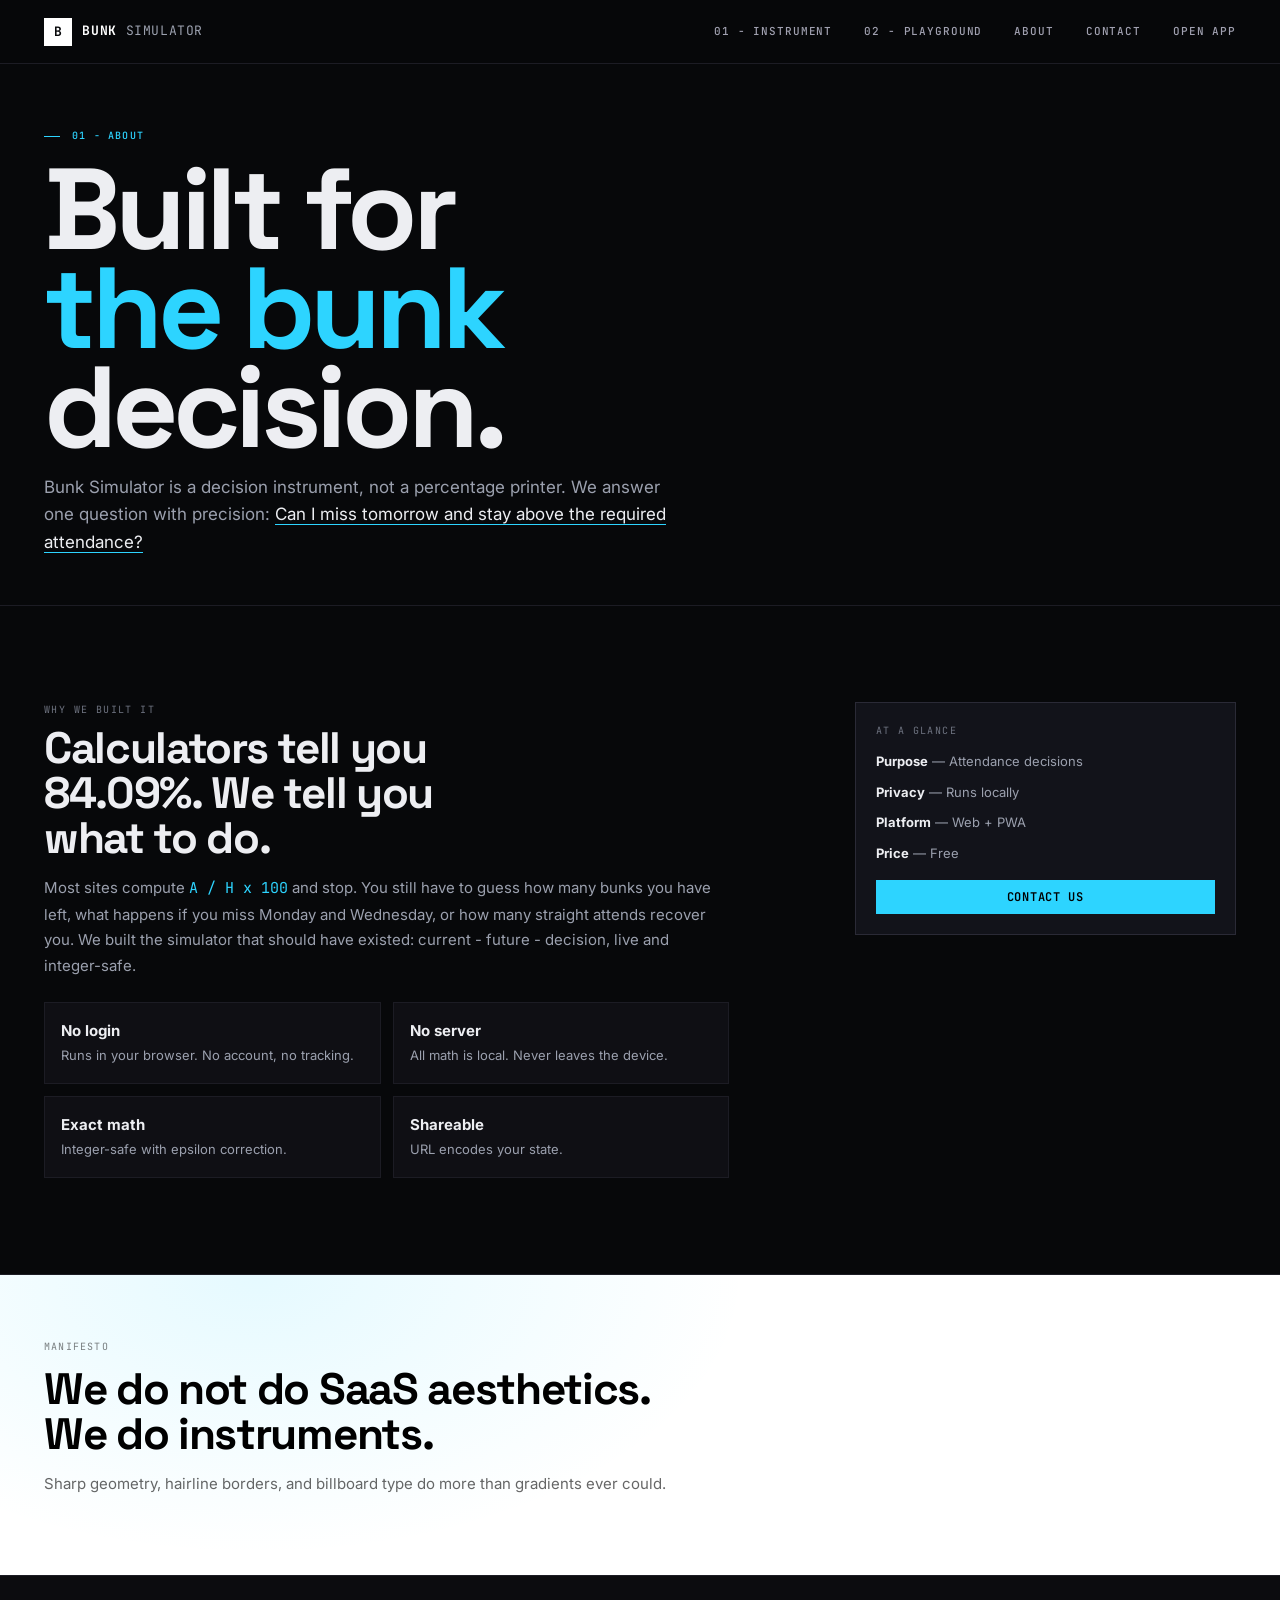
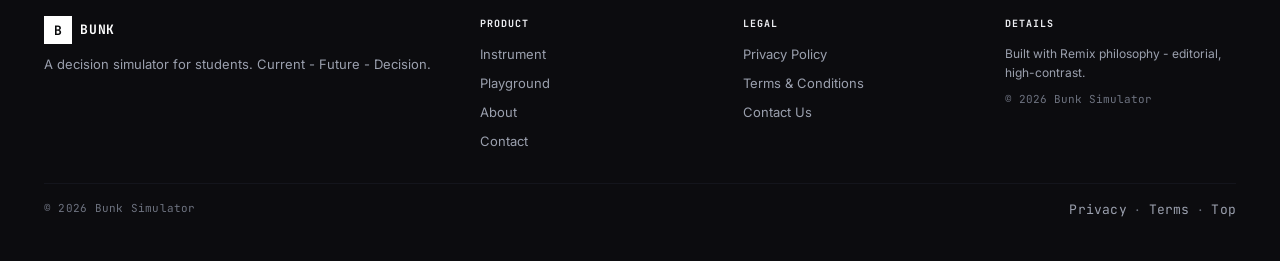
<file: about.html>
<!DOCTYPE html>
<html lang="en">
<head>
<!-- Google tag (gtag.js) -->
<script async src="https://www.googletagmanager.com/gtag/js?id=G-JCQENK4Z0K"></script>
<script>
  window.dataLayer = window.dataLayer || [];
  function gtag(){dataLayer.push(arguments);}
  gtag('js', new Date());

  gtag('config', 'G-JCQENK4Z0K');
</script>
<meta charset="utf-8">
<meta name="viewport" content="width=device-width, initial-scale=1">
<title>About - Bunk Simulator - Attendance decision instrument</title>
<meta name="description" content="Learn why Bunk Simulator exists, how it calculates your buffer, and our privacy-first principles.">
<link rel="canonical" href="https://yashkharb.github.io/Bunk-Calculator/about.html">
<meta name="theme-color" content="#08080A">
<meta property="og:type" content="website">
<meta property="og:url" content="https://yashkharb.github.io/Bunk-Calculator/about.html">
<meta property="og:title" content="About - Bunk Simulator - Attendance decision instrument">
<meta property="og:description" content="Learn why Bunk Simulator exists, how it calculates your buffer, and our privacy-first principles.">
<link rel="preconnect" href="https://fonts.googleapis.com">
<link rel="preconnect" href="https://fonts.gstatic.com" crossorigin>
<link href="https://fonts.googleapis.com/css2?family=JetBrains+Mono:wght@400;500&family=Space+Grotesk:wght@500;600;700&family=Inter:wght@400;500;600;700&display=swap" rel="stylesheet">
<link rel="icon" href="data:image/svg+xml,%3Csvg xmlns=''http://www.w3.org/2000/svg'' viewBox=''0 0 32 32''%3E%3Crect width=''32'' height=''32'' rx=''2'' fill=''%23E6E6E9''/%3E%3Ctext x=''50%25'' y=''56%25'' dominant-baseline=''middle'' text-anchor=''middle'' font-family=''monospace'' font-weight=''700'' font-size=''16'' fill=''%2307070A''%3EB%3C/text%3E%3C/svg%3E">
<link rel="manifest" href="manifest.webmanifest">
<style>
/* ========== REMIX-INSPIRED DARK EDITORIAL — ATTENDANCE OBSERVATORY ========== */
:root{
  --bg:#07080A;
  --bg-soft:#0C0C0F;
  --bg-elev:#111216;
  --surface:#12131A;
  --surface-2:#191A22;
  --surface-soft:#0F0F14;
  --border:#1C1C24;
  --border-strong:#2A2A36;
  --border-subtle:#14151C;
  --border-accent:#2DD4FF;
  --text:#EDEEF2;
  --text-strong:#FFFFFF;
  --muted:#9BA0AE;
  --soft:#6E7380;
  --faint:#2E2E38;
  --on-invert:#FFFFFF;
  --brand:#2DD4FF;
  --brand-hover:#0EA5E9;
  --brand-soft:rgba(45,212,255,0.12);
  --brand-tint:rgba(45,212,255,0.18);
  --accent:#FF3B5D;
  --accent-soft:rgba(255,59,93,0.12);
  --success:#10B981;
  --success-dim:#065F46;
  --success-bg:rgba(16,185,129,0.10);
  --warning:#F59E0B;
  --danger:#FF3B5D;
  --danger-bg:rgba(255,59,93,0.10);
  --code-bg:#0A0A0F;
  --radius-sm:2px;
  --radius-md:4px;
  --radius-lg:6px;
  --radius-pill:9999px;
  --focus:0 0 0 1px #2DD4FF, 0 0 0 4px rgba(45,212,255,0.18);
  --focus-invert:0 0 0 1px #fff, 0 0 0 4px rgba(255,255,255,0.18);
  --ease-std:cubic-bezier(0.25,0.1,0.25,1);
  --ease-emph:cubic-bezier(0.16,1,0.3,1);
  --dur-fast:140ms;
  --dur-std:240ms;
  --dur-slow:500ms;
  --font-display:"Space Grotesk", Inter, -apple-system, system-ui, sans-serif;
  --font-body:Inter, -apple-system, system-ui, sans-serif;
  --font-mono:"JetBrains Mono", ui-monospace, monospace;
  --page-width:1240px;
  --prose-width:720px;
  --gutter:24px;
  --gutter-m:16px;
  --header-h:64px;
  --section-y:96px;
  --section-y-m:64px;
}
*{box-sizing:border-box}
*::selection{background:rgba(45,212,255,0.22);color:#fff}
html{scroll-behavior:smooth;scroll-padding-top:72px;overflow-x:hidden}
@media(prefers-reduced-motion:reduce){html{scroll-behavior:auto}}
body{
  margin:0;
  font-family:var(--font-body);
  font-size:15px;
  line-height:1.6;
  color:var(--text);
  background:var(--bg);
  -webkit-font-smoothing:antialiased;
  text-rendering:optimizeLegibility;
  overflow-x:hidden;
  overflow-x:clip;
}
a{color:var(--brand);text-decoration:none;border-bottom:1px solid rgba(45,212,255,0.35);transition:color var(--dur-fast) var(--ease-std), border-color var(--dur-fast) var(--ease-std)}
a:hover{color:#fff;border-color:var(--brand)}
img{max-width:100%}
button,input,select{font:inherit}
.skip{position:absolute;left:-9999px;top:8px;z-index:100;background:var(--text-strong);color:var(--bg);padding:10px 16px;font-weight:700;font-size:12px;letter-spacing:0.06em;text-transform:uppercase}
.skip:focus{left:12px}
:focus-visible{outline:none;box-shadow:var(--focus);border-color:var(--border-accent)!important}
.sr-only{position:absolute;width:1px;height:1px;padding:0;margin:-1px;overflow:hidden;clip:rect(0,0,0,0);white-space:nowrap;border:0}
.container{max-width:var(--page-width);margin:0 auto;padding:0 var(--gutter)}
@media(max-width:640px){.container{padding:0 var(--gutter-m)}}
.grid12{display:grid;grid-template-columns:repeat(12,1fr);gap:24px}
@media(max-width:900px){.grid12{grid-template-columns:1fr;gap:20px}}
.prose{max-width:var(--prose-width)}

/* ========== HEADER — dark, mono, editorial ========== */
.header{
  position:sticky;top:0;z-index:40;
  height:var(--header-h);display:flex;align-items:center;
  background:rgba(7,8,10,0.92);
  backdrop-filter:blur(12px);-webkit-backdrop-filter:blur(12px);
  border-bottom:1px solid var(--border);
}
.header-inner{display:flex;align-items:center;justify-content:space-between;gap:24px;width:100%}
.logo{display:flex;align-items:center;gap:10px;text-decoration:none;border:0}
.logo-mark{width:28px;height:28px;background:var(--text-strong);color:var(--bg);display:grid;place-items:center;font-family:var(--font-mono);font-weight:700;font-size:13px;letter-spacing:-0.02em;line-height:1}
.logo-type{font-family:var(--font-mono);font-weight:700;font-size:13px;letter-spacing:0.06em;text-transform:uppercase;color:var(--text-strong)}
.logo-type span{font-weight:400;color:var(--muted);letter-spacing:0.04em}
.nav{display:flex;align-items:center;gap:32px}
.nav a{font-family:var(--font-mono);font-size:11px;font-weight:500;letter-spacing:0.08em;text-transform:uppercase;color:#A0A0B0;text-decoration:none;border:0;position:relative;padding:4px 0}
.nav a::before{content:"";position:absolute;left:0;bottom:0;width:100%;height:1px;background:var(--brand);transform:scaleX(0);transform-origin:left;transition:transform var(--dur-fast) var(--ease-std)}
.nav a:hover{color:var(--text-strong)}
.nav a:hover::before{transform:scaleX(1)}
.nav-cta{display:flex;align-items:center;gap:10px}
.btn{appearance:none;display:inline-flex;align-items:center;justify-content:center;gap:8px;padding:10px 18px;font-family:var(--font-mono);font-size:12px;font-weight:600;letter-spacing:0.06em;text-transform:uppercase;line-height:1;text-decoration:none;border:1px solid var(--border-strong);cursor:pointer;transition:all var(--dur-fast) var(--ease-std);white-space:nowrap}
.btn:active{transform:scale(0.98)}
.btn-primary{background:var(--text-strong);color:var(--bg);border-color:var(--text-strong)}
.btn-primary:hover{background:var(--brand);border-color:var(--brand);color:#000}
.btn-ghost{background:transparent;color:var(--muted);border-color:var(--border-strong)}
.btn-ghost:hover{color:var(--text-strong);border-color:var(--text-strong)}
.btn-brand{background:var(--brand);color:#000;border-color:var(--brand)}
.btn-brand:hover{background:#fff;border-color:#fff}
.btn-small{padding:8px 12px;font-size:11px}
.hamburger{display:none;width:40px;height:40px;background:transparent;border:1px solid var(--border-strong);align-items:center;justify-content:center;cursor:pointer}
.hamburger span,.hamburger span::before,.hamburger span::after{content:"";display:block;width:16px;height:1px;background:var(--text);position:relative;transition:all var(--dur-fast) var(--ease-std)}
.hamburger span::before{position:absolute;top:-5px}
.hamburger span::after{position:absolute;top:5px}
@media(max-width:860px){.nav{display:none}.nav.open{display:flex;position:absolute;top:var(--header-h);left:0;right:0;background:var(--bg-soft);border-bottom:1px solid var(--border);flex-direction:column;align-items:stretch;padding:20px var(--gutter-m);gap:16px}.nav.open a{font-size:12px}.hamburger{display:flex}}

/* ========== TYPOGRAPHY ========== */
.overline{font-family:var(--font-mono);font-size:10px;font-weight:500;letter-spacing:0.12em;text-transform:uppercase;color:var(--brand);display:flex;align-items:center;gap:12px}
.overline::before{content:"";width:16px;height:1px;background:var(--brand);flex-shrink:0}
.overline-cyan{color:var(--brand)}
.display{font-family:var(--font-display);font-weight:700;letter-spacing:-0.04em;line-height:0.88}
.h-display{font-family:var(--font-display);font-size:clamp(64px, 9vw, 126px);line-height:0.86;letter-spacing:-0.045em;font-weight:700}
@media(max-width:640px){.h-display{font-size:clamp(48px, 12vw, 68px);letter-spacing:-0.03em}}
.h2{font-family:var(--font-display);font-size:clamp(28px, 4vw, 44px);line-height:1.02;letter-spacing:-0.03em;font-weight:700}
.h3{font-family:var(--font-display);font-size:22px;line-height:1.15;letter-spacing:-0.02em;font-weight:600}
.body-lg{font-size:17px;line-height:1.6;color:var(--muted);max-width:520px}
.mono{font-family:var(--font-mono)}
.mono-num{font-family:var(--font-mono);font-variant-numeric:tabular-nums;font-feature-settings:"tnum" 1}
.section-label{font-family:var(--font-mono);font-size:10px;letter-spacing:0.14em;text-transform:uppercase;color:var(--soft)}
.divider{height:1px;background:var(--border);margin:0}
.divider-strong{height:1px;background:var(--border-strong)}
.section-pad{padding:var(--section-y) 0}
@media(max-width:900px){.section-pad{padding:var(--section-y-m) 0}}
@media(max-width:640px){.section-pad{padding:48px 0}}

/* ========== HERO — editorial dark, grid, instrument ========== */
.hero{
  background:var(--bg);
  border-bottom:1px solid var(--border);
  position:relative;
  overflow:hidden;
  padding:40px 0 0;
}
.hero::before{
  content:"";
  position:absolute;inset:0;
  background-image:
    linear-gradient(rgba(255,255,255,0.015) 1px, transparent 1px),
    linear-gradient(90deg, rgba(255,255,255,0.015) 1px, transparent 1px);
  background-size:32px 32px;
  mask-image:radial-gradient(800px 600px at 60% 20%, black 60%, transparent 85%);
  pointer-events:none;
}
.hero-glow{
  position:absolute;top:-30%;left:0;right:0;height:70%;
  background:radial-gradient(800px 400px at 55% 35%, rgba(45,212,255,0.07), transparent 70%);
  pointer-events:none;
}
.hero-inner{position:relative}
.hero-top{display:grid;grid-template-columns:1.1fr 0.9fr;gap:48px;align-items:end;padding-bottom:32px}
@media(max-width:900px){.hero-top{grid-template-columns:1fr;gap:24px}}
.hero-head h1{margin:16px 0 0}
.hero-head h1 span.accent{color:var(--brand)}
.hero-head h1 i{font-style:normal;color:var(--text-strong);font-weight:500}
.hero-side{padding-bottom:8px;border-left:1px solid var(--border);padding-left:24px}
@media(max-width:900px){.hero-side{border-left:0;padding-left:0;border-top:1px solid var(--border);padding-top:16px}}
.hero-side p{margin:0 0 16px;font-size:13px;line-height:1.6;color:var(--muted)}
.hero-side em{color:var(--text);font-style:normal;border-bottom:1px solid var(--brand)}
.stats{display:flex;gap:24px;margin-top:20px;border-top:1px solid var(--border);padding-top:16px}
.stat strong{font-family:var(--font-mono);font-size:13px;color:var(--text-strong);letter-spacing:-0.02em}
.stat span{font-family:var(--font-mono);font-size:10px;letter-spacing:0.08em;text-transform:uppercase;color:var(--muted);display:block;margin-top:2px}

/* ========== INSTRUMENT — dark console, not card ========== */
.instrument{
  background:var(--surface);
  border:1px solid var(--border-strong);
  border-top:2px solid var(--brand);
  margin-top:36px;
  position:relative;
}
.instrument-head{
  display:flex;align-items:center;justify-content:space-between;gap:16px;
  padding:12px 20px;
  border-bottom:1px solid var(--border);
  background:var(--bg-soft);
}
.instrument-head strong{font-family:var(--font-mono);font-size:10px;letter-spacing:0.12em;text-transform:uppercase;color:var(--brand)}
.instrument-head em{font-family:var(--font-mono);font-size:10px;letter-spacing:0.08em;text-transform:uppercase;color:var(--soft);font-style:normal;display:flex;align-items:center;gap:8px}
.instrument-head em::before{content:"";width:6px;height:6px;background:var(--success);border-radius:50%;box-shadow:0 0 8px var(--success);animation:blink 2s infinite}
@keyframes blink{0%,100%{opacity:1}50%{opacity:0.4}}
@media(prefers-reduced-motion:reduce){.instrument-head em::before{animation:none}}
.instrument-grid{
  display:grid;grid-template-columns:1fr auto 1fr 1.1fr;
  gap:0;
  align-items:stretch;
}
@media(max-width:860px){.instrument-grid{grid-template-columns:1fr auto 1fr}}
@media(max-width:560px){.instrument-grid{grid-template-columns:1fr;gap:0}}
.instrument-field{
  padding:20px 20px 16px;
  border-right:1px solid var(--border);
  display:flex;flex-direction:column;gap:8px;
}
.instrument-field:last-child{border-right:0}
@media(max-width:860px){.instrument-field:last-child{grid-column:1/-1;border-right:0;border-top:1px solid var(--border)}}
@media(max-width:560px){.instrument-field{border-right:0;border-bottom:1px solid var(--border)}.instrument-field:last-child{border-bottom:0}}
.field-label{font-family:var(--font-mono);font-size:10px;letter-spacing:0.12em;text-transform:uppercase;color:var(--muted);display:flex;justify-content:space-between}
.field-label small{color:var(--soft);letter-spacing:0.06em}
.field-row{display:flex;align-items:baseline;gap:12px}
.field-input{
  flex:1;min-width:0;
  background:transparent;border:0;border-bottom:2px solid var(--border-strong);
  color:var(--text-strong);font-family:var(--font-display);font-size:42px;font-weight:700;
  letter-spacing:-0.03em;line-height:1;padding:8px 0 10px;
  outline:0;transition:border-color var(--dur-fast) var(--ease-std);
  width:100%;
}
.instrument-field{min-width:0}
.field-input:focus{border-color:var(--brand)}
.field-input[aria-invalid="true"]{border-color:var(--accent);color:var(--accent)}
.field-suffix{font-family:var(--font-mono);font-size:12px;color:var(--soft);margin-top:10px}
.div-slash{
  display:grid;place-items:center;
  font-family:var(--font-display);font-size:28px;color:var(--faint);padding:0 12px;
  border-right:1px solid var(--border);
}
@media(max-width:560px){.div-slash{display:none}}
.preset-rail{display:flex;flex-wrap:wrap;gap:6px;margin-top:10px}
.preset{
  appearance:none;padding:8px 12px;
  background:transparent;border:1px solid var(--border-strong);
  font-family:var(--font-mono);font-size:12px;font-weight:600;letter-spacing:0.04em;
  color:var(--muted);cursor:pointer;transition:all var(--dur-fast) var(--ease-std);
}
.preset:hover{border-color:var(--text);color:var(--text)}
.preset.active{background:var(--text-strong);border-color:var(--text-strong);color:var(--bg)}
.preset.active-blue{background:var(--brand);border-color:var(--brand);color:#000}
.error-msg{font-family:var(--font-mono);font-size:11px;color:var(--accent);min-height:14px;margin-top:6px}

/* ========== RESULT STAGE — huge moment ========== */
.result-stage{
  border-top:1px solid var(--border);
  background:var(--bg-soft);
  display:grid;grid-template-columns:1.1fr 0.9fr;
  gap:0;
}
@media(max-width:860px){.result-stage{grid-template-columns:1fr}}
.result-left{
  padding:28px 24px;
  border-right:1px solid var(--border);
  display:flex;flex-direction:column;gap:12px;
}
@media(max-width:860px){.result-left{border-right:0;border-bottom:1px solid var(--border)}}
.pct-row{display:flex;align-items:baseline;gap:16px;flex-wrap:wrap}
.pct-big{font-family:var(--font-display);font-size:clamp(54px, 7vw, 80px);font-weight:700;letter-spacing:-0.04em;line-height:0.88}
.pct-big small{font-size:0.5em;opacity:0.5;font-weight:500}
.pct-delta{font-family:var(--font-mono);font-size:11px;letter-spacing:0.06em;text-transform:uppercase;padding:6px 10px;border:1px solid var(--border-strong);background:var(--surface-2);color:var(--muted)}
.pct-caption{font-family:var(--font-mono);font-size:11px;color:var(--soft);letter-spacing:0.02em}
.bar-wrap{margin-top:8px}
.pct-bar{height:2px;background:var(--border-strong);position:relative}
.pct-fill{height:100%;background:var(--brand);transition:width var(--dur-slow) var(--ease-emph)}
.pct-needle{position:absolute;top:0;bottom:0;width:2px;background:var(--text-strong);transform:translateX(-50%)}
.pct-needle em{position:absolute;bottom:100%;left:50%;transform:translateX(-50%);background:var(--text-strong);color:var(--bg);font-family:var(--font-mono);font-size:9px;letter-spacing:0.08em;text-transform:uppercase;padding:3px 6px;white-space:nowrap;font-style:normal}
.result-right{
  padding:24px;
  display:flex;flex-direction:column;justify-content:center;gap:14px;
  background:var(--surface);
}
.result-status{font-family:var(--font-display);font-size:22px;font-weight:700;letter-spacing:-0.02em;line-height:1.1}
.result-status small{display:block;font-family:var(--font-mono);font-size:10px;letter-spacing:0.1em;text-transform:uppercase;color:var(--muted);margin-bottom:8px}
.result-desc{font-size:13px;line-height:1.6;color:var(--muted)}
.result-meta{display:flex;flex-wrap:wrap;gap:8px;margin-top:4px}
.meta-chip{font-family:var(--font-mono);font-size:11px;letter-spacing:0.04em;padding:6px 10px;border:1px solid var(--border-strong);background:rgba(255,255,255,0.04);color:var(--muted)}
.result-banner.safe .result-status{color:var(--text-strong)}
.result-banner.warning .result-status{color:var(--warning)}
.result-banner.danger .result-status{color:var(--accent)}
.result-banner.neutral .result-status{color:var(--muted)}
.math-panel{border-top:1px solid var(--border);padding:14px 20px;background:var(--surface-soft);font-size:12px;line-height:1.6;color:var(--muted)}
.math-panel strong{color:var(--text)}
.math-panel .mono{color:var(--brand)}

/* ========== BUNK TOMORROW — inverted strip ========== */
.bunk-strip{
  border-top:1px solid var(--border);
  background:var(--bg);
  display:grid;grid-template-columns:1fr auto;
  gap:24px;align-items:center;
  padding:18px 20px;
}
@media(max-width:640px){.bunk-strip{grid-template-columns:1fr}}
.bunk-strip h3{font-family:var(--font-display);font-size:18px;font-weight:700;letter-spacing:-0.02em;margin:0}
.bunk-strip p{font-size:12px;color:var(--muted);margin:4px 0 0}
.bunk-answer{font-family:var(--font-mono);font-size:12px;padding:10px 14px;border:1px solid var(--border-strong);background:var(--surface-2);min-width:220px}
.bunk-answer.yes{border-color:rgba(16,185,129,0.4);color:#6EE7B7}
.bunk-answer.no{border-color:rgba(255,59,93,0.4);color:#FF8DA1}

/* ========== STRIP SECTIONS — open, not card ========== */
.strip{border-bottom:1px solid var(--border)}
.strip-head{display:flex;align-items:end;justify-content:space-between;gap:16px;flex-wrap:wrap;margin-bottom:20px}
.strip h2{margin:0}
.strip p.helper{color:var(--muted);max-width:520px}
.table-wrap{border:1px solid var(--border);overflow:auto;max-width:100%}
table{width:100%;border-collapse:collapse;font-size:13px;min-width:520px}
@media(max-width:640px){table{min-width:480px}}
thead th{font-family:var(--font-mono);font-size:10px;letter-spacing:0.1em;text-transform:uppercase;color:var(--muted);text-align:left;padding:12px 16px;border-bottom:1px solid var(--border);background:var(--surface-soft);white-space:nowrap}
tbody td{padding:14px 16px;border-bottom:1px solid var(--border-subtle);color:var(--text)}
tbody tr:last-child td{border-bottom:0}
tbody tr:hover td{background:var(--surface-soft)}
tbody tr{cursor:pointer}
.status{font-family:var(--font-mono);font-size:11px;letter-spacing:0.04em;padding:4px 8px;border:1px solid;display:inline-flex}
.status.ok{border-color:rgba(16,185,129,0.3);color:#6EE7B7;background:rgba(16,185,129,0.08)}
.status.bad{border-color:rgba(255,59,93,0.3);color:#FF8DA1;background:rgba(255,59,93,0.08)}

/* buffer as ruler */
.buffer{padding:var(--section-y) 0;border-bottom:1px solid var(--border)}
.buffer-grid{display:grid;grid-template-columns:1fr 1fr;gap:48px;align-items:center}
@media(max-width:860px){.buffer-grid{grid-template-columns:1fr;gap:24px}}
.bar-rail{border:1px solid var(--border);padding:20px;background:var(--surface-soft)}
.bar-track{height:8px;background:var(--border-strong);position:relative;display:flex;overflow:hidden}
.bar-seg{height:100%;transition:width var(--dur-slow) var(--ease-emph)}
.bar-labels{display:flex;justify-content:space-between;margin-top:10px;font-family:var(--font-mono);font-size:11px;color:var(--muted)}
.legend{display:flex;gap:16px;flex-wrap:wrap;margin-top:16px;font-size:11px;font-family:var(--font-mono);letter-spacing:0.06em;text-transform:uppercase;color:var(--muted)}
.legend i{width:10px;height:10px;display:inline-block;vertical-align:middle;margin-right:6px}

/* ========== SIMULATOR PLAYGROUND ========== */
.playground{padding:var(--section-y) 0;border-bottom:1px solid var(--border)}
.play-head{display:flex;align-items:end;justify-content:space-between;gap:16px;flex-wrap:wrap;margin-bottom:24px}
.sim-grid{display:grid;grid-template-columns:520px 1fr;gap:24px;align-items:start}
@media(max-width:1000px){.sim-grid{grid-template-columns:1fr}}
.sequencer{border:1px solid var(--border-strong);background:var(--surface-soft)}
.seq-head{display:flex;align-items:center;justify-content:space-between;padding:12px 16px;border-bottom:1px solid var(--border);background:var(--surface-2)}
.seq-title{font-family:var(--font-mono);font-size:10px;letter-spacing:0.1em;text-transform:uppercase;color:var(--muted)}
.seq-actions{display:flex;gap:8px}
.sim-list{display:flex;flex-direction:column}
.sim-row{
  display:grid;grid-template-columns:64px 1fr 40px;
  gap:12px;align-items:center;
  padding:12px 16px;
  border-bottom:1px solid var(--border-subtle);
  transition:background var(--dur-fast) var(--ease-std);
}
.sim-row:last-child{border-bottom:0}
.sim-row.miss{background:rgba(255,59,93,0.06)}
.sim-row.attend{background:rgba(16,185,129,0.04)}
.sim-day{font-family:var(--font-mono);font-size:11px;font-weight:600;letter-spacing:0.06em;text-transform:uppercase;color:var(--muted)}
.sim-day small{font-size:9px;letter-spacing:0.08em;display:block;color:var(--soft)}
.seg{display:flex;gap:6px}
.seg button{flex:1;padding:8px 12px;font-family:var(--font-mono);font-size:11px;letter-spacing:0.04em;text-transform:uppercase;border:1px solid var(--border-strong);background:transparent;color:var(--muted);cursor:pointer}
.seg button.active-attend{background:var(--text-strong);border-color:var(--text-strong);color:var(--bg)}
.seg button.active-miss{background:var(--accent);border-color:var(--accent);color:#fff}
.rm{width:32px;height:32px;border:1px solid var(--border);background:transparent;color:var(--soft);cursor:pointer;display:grid;place-items:center}
.rm:hover{border-color:var(--accent);color:var(--accent)}
.empty{border:1px dashed var(--border-strong);padding:40px 24px;text-align:center;background:transparent}
.empty strong{font-family:var(--font-display);font-size:18px;display:block;margin-bottom:8px}
.empty p{color:var(--muted);font-size:13px;margin:0 0 16px}
.week-grid{display:grid;grid-template-columns:repeat(5,1fr);gap:8px}
@media(max-width:640px){.week-grid{grid-template-columns:repeat(5,1fr);gap:6px}}
.week-day{border:1px solid var(--border-strong);background:transparent;padding:14px 8px;text-align:center;cursor:pointer;transition:all var(--dur-fast) var(--ease-std)}
.week-day strong{font-family:var(--font-mono);font-size:11px;letter-spacing:0.06em;text-transform:uppercase;display:block}
.week-day span{font-family:var(--font-mono);font-size:10px;margin-top:6px;display:inline-block;padding:4px 8px;border:1px solid var(--border);background:var(--surface)}
.week-day.attend{border-color:var(--text-strong);background:var(--text-strong);color:var(--bg)}
.week-day.attend span{background:var(--bg);color:var(--text);border-color:var(--bg)}
.week-day.miss{border-color:var(--accent);background:rgba(255,59,93,0.14);color:var(--accent)}
.outcome{border:1px solid var(--border-strong);background:var(--surface);padding:20px;position:sticky;top:72px}
.outcome-label{font-family:var(--font-mono);font-size:10px;letter-spacing:0.12em;text-transform:uppercase;color:var(--brand)}
.outcome-pct{font-family:var(--font-display);font-size:44px;font-weight:700;letter-spacing:-0.03em;line-height:1;margin-top:6px}
.outcome-caption{font-family:var(--font-mono);font-size:11px;color:var(--muted);margin-top:4px}
.mini-grid{display:grid;grid-template-columns:1fr 1fr;gap:8px;margin-top:16px}
.mini{border:1px solid var(--border);padding:10px 12px;background:var(--surface-2)}
.mini em{font-family:var(--font-mono);font-size:9px;letter-spacing:0.08em;text-transform:uppercase;color:var(--muted);font-style:normal;display:block;margin-bottom:4px}
.mini strong{font-family:var(--font-mono);font-size:14px}
.state-banner{margin-top:12px;padding:12px 14px;border:1px solid;display:flex;gap:10px;align-items:flex-start;font-size:13px;line-height:1.5}
.state-banner.safe{background:rgba(16,185,129,0.08);border-color:rgba(16,185,129,0.25);color:#6EE7B7}
.state-banner.warn{background:rgba(245,158,11,0.08);border-color:rgba(245,158,11,0.25);color:#FCD34D}
.state-banner.danger{background:rgba(255,59,93,0.08);border-color:rgba(255,59,93,0.25);color:#FF8DA1}
.state-banner .dot{width:8px;height:8px;border-radius:50%;background:currentColor;margin-top:6px;flex-shrink:0}

/* ========== MANIFESTO BAND ========== */
.band{
  background:var(--text-strong);
  color:var(--bg);
  padding:80px 0;
  position:relative;overflow:hidden;
}
.band::before{content:"";position:absolute;inset:0;background:radial-gradient(700px 400px at 20% 0%, rgba(45,212,255,0.12), transparent 70%);pointer-events:none}
.band-inner{position:relative}
.band h2{color:var(--bg);margin:0 0 12px;font-family:var(--font-display)}
.band p{color:rgba(7,8,10,0.6);max-width:640px}
.band-grid{display:grid;grid-template-columns:repeat(3,1fr);gap:1px;background:rgba(0,0,0,0.12);margin-top:32px;border:1px solid rgba(0,0,0,0.08)}
@media(max-width:800px){.band-grid{grid-template-columns:1fr}}
.band-card{background:rgba(255,255,255,0.96);padding:24px}
.band-card h3{font-family:var(--font-display);font-size:16px;margin:0 0 6px;letter-spacing:-0.01em}
.band-card p{font-size:13px;line-height:1.6;color:rgba(0,0,0,0.6);margin:0}

/* ========== HOW / FAQ / FOOTER ========== */
.how{padding:var(--section-y) 0;border-bottom:1px solid var(--border)}
.how-grid{display:grid;grid-template-columns:1.2fr 0.8fr;gap:32px;align-items:start}
@media(max-width:900px){.how-grid{grid-template-columns:1fr}}
.code-block{background:var(--surface-2);border:1px solid var(--border);padding:14px 16px;font-family:var(--font-mono);font-size:12px;color:var(--brand);overflow:auto}
.code-block.invert{background:#000;border-color:#1A1A1A;color:#fff}
.faq{padding:var(--section-y) 0;border-bottom:1px solid var(--border)}
.faq-item{border-bottom:1px solid var(--border-subtle)}
.faq-q{width:100%;display:flex;align-items:center;justify-content:space-between;gap:16px;padding:18px 0;background:none;border:0;text-align:left;cursor:pointer;font-family:var(--font-display);font-size:16px;font-weight:600;color:var(--text);transition:color var(--dur-fast) var(--ease-std)}
.faq-q:hover{color:var(--brand)}
.faq-a{padding:0 0 16px;color:var(--muted);font-size:13px;line-height:1.7}
.footer{border-top:1px solid var(--border);padding:40px 0;background:var(--bg-soft)}
.footer-grid{display:grid;grid-template-columns:1.4fr 0.8fr 0.8fr 0.8fr;gap:32px}
@media(max-width:820px){.footer-grid{grid-template-columns:1fr 1fr}}
@media(max-width:520px){.footer-grid{grid-template-columns:1fr}}
.footer h4{font-family:var(--font-mono);font-size:10px;letter-spacing:0.1em;text-transform:uppercase;color:var(--text);margin:0 0 12px}
.footer a,.footer p{font-size:13px;color:var(--muted);text-decoration:none;border:0}
.footer a:hover{color:var(--text)}
.foot-bottom{margin-top:32px;padding-top:16px;border-top:1px solid var(--border-subtle);display:flex;justify-content:space-between;gap:12px;flex-wrap:wrap;font-size:11px;font-family:var(--font-mono);color:var(--soft);letter-spacing:0.02em}
.visual-rail{height:1px;background:linear-gradient(90deg, var(--brand), transparent 60%);opacity:0.5;margin:16px 0}

/* motion */
@media(prefers-reduced-motion:reduce){*,*::before,*::after{animation:none!important;transition:none!important}}
</style>
<link rel="stylesheet" href="mobile-fix.css">
</head>
<body>
<a href="#main" class="skip">Skip to content</a>
<header class="header" id="header" role="banner">
  <div class="container header-inner">
    <a href="index.html" class="logo" aria-label="Bunk home"><span class="logo-mark">B</span><span class="logo-type">BUNK <span>SIMULATOR</span></span></a>
    <button class="hamburger" id="hamburger" aria-label="Toggle navigation" aria-expanded="false" aria-controls="nav"><span></span></button>
    <nav class="nav" id="nav" aria-label="Main">
      <a href="index.html#calculator">01 - Instrument</a>
      <a href="index.html#simulator">02 - Playground</a>
      <a href="about.html">About</a>
      <a href="contact.html">Contact</a>
      <div class="nav-cta"><a href="index.html" class="btn btn-ghost btn-small">Open App</a></div>
    </nav>
  </div>
</header>
<main id="main">

<section style="border-bottom:1px solid var(--border);background:var(--bg);padding:64px 0 32px">
  <div class="container"><div class="overline">01 - About</div><h1 class="h-display" style="margin:16px 0 12px">Built for<br><span style="color:var(--brand)">the bunk</span><br>decision.</h1><p class="body-lg" style="max-width:640px">Bunk Simulator is a decision instrument, not a percentage printer. We answer one question with precision: <em style="color:var(--text);font-style:normal;border-bottom:1px solid var(--brand)">Can I miss tomorrow and stay above the required attendance?</em></p></div>
</section>
<section class="section-pad" style="border-bottom:1px solid var(--border)">
  <div class="container"><div class="grid12"><div style="grid-column:1 / span 7"><div class="section-label" style="margin-bottom:8px">Why we built it</div><h2 class="h2" style="margin:0 0 12px">Calculators tell you<br>84.09%. We tell you<br>what to do.</h2><p style="color:var(--muted);line-height:1.7">Most sites compute <span class="mono" style="color:var(--brand)">A / H x 100</span> and stop. You still have to guess how many bunks you have left, what happens if you miss Monday and Wednesday, or how many straight attends recover you. We built the simulator that should have existed: current - future - decision, live and integer-safe.</p><div style="display:grid;grid-template-columns:1fr 1fr;gap:12px;margin-top:24px"><div style="border:1px solid var(--border);padding:16px;background:var(--surface-soft)"><strong>No login</strong><br><span style="color:var(--muted);font-size:13px">Runs in your browser. No account, no tracking.</span></div><div style="border:1px solid var(--border);padding:16px;background:var(--surface-soft)"><strong>No server</strong><br><span style="color:var(--muted);font-size:13px">All math is local. Never leaves the device.</span></div><div style="border:1px solid var(--border);padding:16px;background:var(--surface-soft)"><strong>Exact math</strong><br><span style="color:var(--muted);font-size:13px">Integer-safe with epsilon correction.</span></div><div style="border:1px solid var(--border);padding:16px;background:var(--surface-soft)"><strong>Shareable</strong><br><span style="color:var(--muted);font-size:13px">URL encodes your state.</span></div></div></div><div style="grid-column:9 / span 4"><div style="border:1px solid var(--border-strong);background:var(--surface);padding:20px"><div class="section-label">At a glance</div><ul style="list-style:none;padding:0;margin:12px 0 0;display:flex;flex-direction:column;gap:10px;font-size:13px;color:var(--muted)"><li><strong style="color:var(--text)">Purpose</strong> — Attendance decisions</li><li><strong style="color:var(--text)">Privacy</strong> — Runs locally</li><li><strong style="color:var(--text)">Platform</strong> — Web + PWA</li><li><strong style="color:var(--text)">Price</strong> — Free</li></ul><a href="contact.html" class="btn btn-brand" style="width:100%;margin-top:16px">Contact us</a></div></div></div></div>
</section>
<section class="band" style="padding:64px 0"><div class="container band-inner"><div style="max-width:720px"><div style="font-family:var(--font-mono);font-size:10px;letter-spacing:0.12em;text-transform:uppercase;color:rgba(0,0,0,0.5)">MANIFESTO</div><h2 class="h2" style="margin:12px 0 12px;color:#000">We do not do SaaS aesthetics.<br>We do instruments.</h2><p style="color:rgba(0,0,0,0.6)">Sharp geometry, hairline borders, and billboard type do more than gradients ever could.</p></div></div></section>

</main>
<footer class="footer" role="contentinfo">
  <div class="container">
    <div class="footer-grid">
      <div><div style="display:flex;align-items:center;gap:8px;margin-bottom:10px"><span class="logo-mark">B</span><span class="logo-type">BUNK</span></div><p style="margin:0;font-size:13px;color:var(--muted)">A decision simulator for students. Current - Future - Decision.</p></div>
      <div><h4>Product</h4><div style="display:flex;flex-direction:column;gap:8px"><a href="index.html#calculator">Instrument</a><a href="index.html#simulator">Playground</a><a href="about.html">About</a><a href="contact.html">Contact</a></div></div>
      <div><h4>Legal</h4><div style="display:flex;flex-direction:column;gap:8px"><a href="privacy.html">Privacy Policy</a><a href="terms.html">Terms & Conditions</a><a href="contact.html">Contact Us</a></div></div>
      <div><h4>Details</h4><p style="margin:0;font-size:12px;color:var(--muted)">Built with Remix philosophy - editorial, high-contrast.</p><p style="margin:8px 0 0;font-size:11px;font-family:var(--font-mono);color:var(--soft)">&copy; <span id="year"></span> Bunk Simulator</p></div>
    </div>
    <div class="foot-bottom"><span>&copy; <span id="year2"></span> Bunk Simulator</span><span><a href="privacy.html" style="border:0">Privacy</a> &middot; <a href="terms.html" style="border:0">Terms</a> &middot; <a href="#" onclick="window.scrollTo(0,0);return false" style="border:0">Top</a></span></div>
  </div>
</footer>
<script>
document.getElementById("hamburger")?.addEventListener("click",()=>{const n=document.getElementById("nav"),b=document.getElementById("hamburger");const o=n.classList.toggle("open");b.setAttribute("aria-expanded",o?"true":"false")});
document.addEventListener("click",e=>{if(!e.target.closest("#header")&&document.getElementById("nav").classList.contains("open")){document.getElementById("nav").classList.remove("open");document.getElementById("hamburger").setAttribute("aria-expanded","false")}});
window.addEventListener("scroll",()=>document.getElementById("header").classList.toggle("scrolled",scrollY>6),{passive:true});
const y=new Date().getFullYear(); document.getElementById("year")&&(document.getElementById("year").textContent=y); document.getElementById("year2")&&(document.getElementById("year2").textContent=y);
</script>
</body>
</html>
</file>
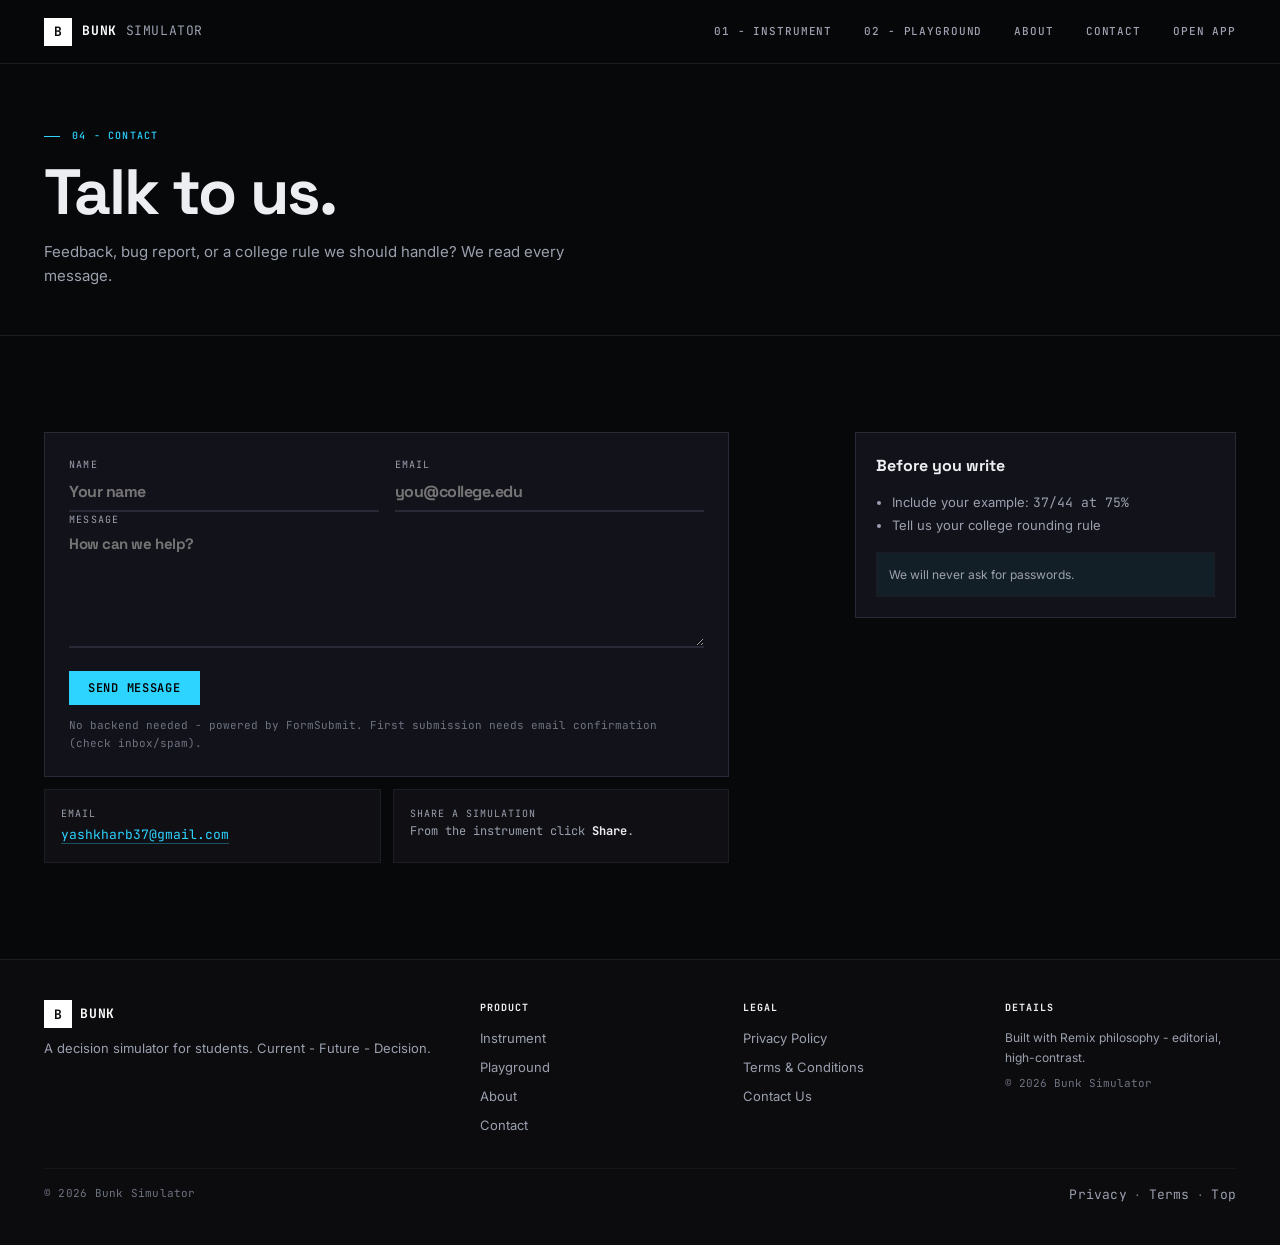
<file: contact.html>
<!DOCTYPE html>
<html lang="en">
<head>
<!-- Google tag (gtag.js) -->
<script async src="https://www.googletagmanager.com/gtag/js?id=G-JCQENK4Z0K"></script>
<script>
  window.dataLayer = window.dataLayer || [];
  function gtag(){dataLayer.push(arguments);}
  gtag('js', new Date());

  gtag('config', 'G-JCQENK4Z0K');
</script>
<meta charset="utf-8">
<meta name="viewport" content="width=device-width, initial-scale=1">
<title>Contact Us - Bunk Simulator</title>
<meta name="description" content="Contact us with feedback or bug reports. We read every message.">
<link rel="canonical" href="https://yashkharb.github.io/Bunk-Calculator/contact.html">
<meta name="theme-color" content="#08080A">
<meta property="og:type" content="website">
<meta property="og:url" content="https://yashkharb.github.io/Bunk-Calculator/contact.html">
<meta property="og:title" content="Contact Us - Bunk Simulator">
<meta property="og:description" content="Contact us with feedback or bug reports. We read every message.">
<link rel="preconnect" href="https://fonts.googleapis.com">
<link rel="preconnect" href="https://fonts.gstatic.com" crossorigin>
<link href="https://fonts.googleapis.com/css2?family=JetBrains+Mono:wght@400;500&family=Space+Grotesk:wght@500;600;700&family=Inter:wght@400;500;600;700&display=swap" rel="stylesheet">
<link rel="icon" href="data:image/svg+xml,%3Csvg xmlns=''http://www.w3.org/2000/svg'' viewBox=''0 0 32 32''%3E%3Crect width=''32'' height=''32'' rx=''2'' fill=''%23E6E6E9''/%3E%3Ctext x=''50%25'' y=''56%25'' dominant-baseline=''middle'' text-anchor=''middle'' font-family=''monospace'' font-weight=''700'' font-size=''16'' fill=''%2307070A''%3EB%3C/text%3E%3C/svg%3E">
<link rel="manifest" href="manifest.webmanifest">
<style>
/* ========== REMIX-INSPIRED DARK EDITORIAL — ATTENDANCE OBSERVATORY ========== */
:root{
  --bg:#07080A;
  --bg-soft:#0C0C0F;
  --bg-elev:#111216;
  --surface:#12131A;
  --surface-2:#191A22;
  --surface-soft:#0F0F14;
  --border:#1C1C24;
  --border-strong:#2A2A36;
  --border-subtle:#14151C;
  --border-accent:#2DD4FF;
  --text:#EDEEF2;
  --text-strong:#FFFFFF;
  --muted:#9BA0AE;
  --soft:#6E7380;
  --faint:#2E2E38;
  --on-invert:#FFFFFF;
  --brand:#2DD4FF;
  --brand-hover:#0EA5E9;
  --brand-soft:rgba(45,212,255,0.12);
  --brand-tint:rgba(45,212,255,0.18);
  --accent:#FF3B5D;
  --accent-soft:rgba(255,59,93,0.12);
  --success:#10B981;
  --success-dim:#065F46;
  --success-bg:rgba(16,185,129,0.10);
  --warning:#F59E0B;
  --danger:#FF3B5D;
  --danger-bg:rgba(255,59,93,0.10);
  --code-bg:#0A0A0F;
  --radius-sm:2px;
  --radius-md:4px;
  --radius-lg:6px;
  --radius-pill:9999px;
  --focus:0 0 0 1px #2DD4FF, 0 0 0 4px rgba(45,212,255,0.18);
  --focus-invert:0 0 0 1px #fff, 0 0 0 4px rgba(255,255,255,0.18);
  --ease-std:cubic-bezier(0.25,0.1,0.25,1);
  --ease-emph:cubic-bezier(0.16,1,0.3,1);
  --dur-fast:140ms;
  --dur-std:240ms;
  --dur-slow:500ms;
  --font-display:"Space Grotesk", Inter, -apple-system, system-ui, sans-serif;
  --font-body:Inter, -apple-system, system-ui, sans-serif;
  --font-mono:"JetBrains Mono", ui-monospace, monospace;
  --page-width:1240px;
  --prose-width:720px;
  --gutter:24px;
  --gutter-m:16px;
  --header-h:64px;
  --section-y:96px;
  --section-y-m:64px;
}
*{box-sizing:border-box}
*::selection{background:rgba(45,212,255,0.22);color:#fff}
html{scroll-behavior:smooth;scroll-padding-top:72px;overflow-x:hidden}
@media(prefers-reduced-motion:reduce){html{scroll-behavior:auto}}
body{
  margin:0;
  font-family:var(--font-body);
  font-size:15px;
  line-height:1.6;
  color:var(--text);
  background:var(--bg);
  -webkit-font-smoothing:antialiased;
  text-rendering:optimizeLegibility;
  overflow-x:hidden;
  overflow-x:clip;
}
a{color:var(--brand);text-decoration:none;border-bottom:1px solid rgba(45,212,255,0.35);transition:color var(--dur-fast) var(--ease-std), border-color var(--dur-fast) var(--ease-std)}
a:hover{color:#fff;border-color:var(--brand)}
img{max-width:100%}
button,input,select{font:inherit}
.skip{position:absolute;left:-9999px;top:8px;z-index:100;background:var(--text-strong);color:var(--bg);padding:10px 16px;font-weight:700;font-size:12px;letter-spacing:0.06em;text-transform:uppercase}
.skip:focus{left:12px}
:focus-visible{outline:none;box-shadow:var(--focus);border-color:var(--border-accent)!important}
.sr-only{position:absolute;width:1px;height:1px;padding:0;margin:-1px;overflow:hidden;clip:rect(0,0,0,0);white-space:nowrap;border:0}
.container{max-width:var(--page-width);margin:0 auto;padding:0 var(--gutter)}
@media(max-width:640px){.container{padding:0 var(--gutter-m)}}
.grid12{display:grid;grid-template-columns:repeat(12,1fr);gap:24px}
@media(max-width:900px){.grid12{grid-template-columns:1fr;gap:20px}.grid12>div{grid-column:auto!important}}
.contact-fields{display:grid;grid-template-columns:1fr 1fr;gap:16px}
.contact-meta{display:grid;grid-template-columns:1fr 1fr;gap:12px;margin-top:12px}
@media(max-width:640px){.contact-fields,.contact-meta{grid-template-columns:1fr}}
.prose{max-width:var(--prose-width)}

/* ========== HEADER — dark, mono, editorial ========== */
.header{
  position:sticky;top:0;z-index:40;
  height:var(--header-h);display:flex;align-items:center;
  background:rgba(7,8,10,0.92);
  backdrop-filter:blur(12px);-webkit-backdrop-filter:blur(12px);
  border-bottom:1px solid var(--border);
}
.header-inner{display:flex;align-items:center;justify-content:space-between;gap:24px;width:100%}
.logo{display:flex;align-items:center;gap:10px;text-decoration:none;border:0}
.logo-mark{width:28px;height:28px;background:var(--text-strong);color:var(--bg);display:grid;place-items:center;font-family:var(--font-mono);font-weight:700;font-size:13px;letter-spacing:-0.02em;line-height:1}
.logo-type{font-family:var(--font-mono);font-weight:700;font-size:13px;letter-spacing:0.06em;text-transform:uppercase;color:var(--text-strong)}
.logo-type span{font-weight:400;color:var(--muted);letter-spacing:0.04em}
.nav{display:flex;align-items:center;gap:32px}
.nav a{font-family:var(--font-mono);font-size:11px;font-weight:500;letter-spacing:0.08em;text-transform:uppercase;color:#A0A0B0;text-decoration:none;border:0;position:relative;padding:4px 0}
.nav a::before{content:"";position:absolute;left:0;bottom:0;width:100%;height:1px;background:var(--brand);transform:scaleX(0);transform-origin:left;transition:transform var(--dur-fast) var(--ease-std)}
.nav a:hover{color:var(--text-strong)}
.nav a:hover::before{transform:scaleX(1)}
.nav-cta{display:flex;align-items:center;gap:10px}
.btn{appearance:none;display:inline-flex;align-items:center;justify-content:center;gap:8px;padding:10px 18px;font-family:var(--font-mono);font-size:12px;font-weight:600;letter-spacing:0.06em;text-transform:uppercase;line-height:1;text-decoration:none;border:1px solid var(--border-strong);cursor:pointer;transition:all var(--dur-fast) var(--ease-std);white-space:nowrap}
.btn:active{transform:scale(0.98)}
.btn-primary{background:var(--text-strong);color:var(--bg);border-color:var(--text-strong)}
.btn-primary:hover{background:var(--brand);border-color:var(--brand);color:#000}
.btn-ghost{background:transparent;color:var(--muted);border-color:var(--border-strong)}
.btn-ghost:hover{color:var(--text-strong);border-color:var(--text-strong)}
.btn-brand{background:var(--brand);color:#000;border-color:var(--brand)}
.btn-brand:hover{background:#fff;border-color:#fff}
.btn-small{padding:8px 12px;font-size:11px}
.hamburger{display:none;width:40px;height:40px;background:transparent;border:1px solid var(--border-strong);align-items:center;justify-content:center;cursor:pointer}
.hamburger span,.hamburger span::before,.hamburger span::after{content:"";display:block;width:16px;height:1px;background:var(--text);position:relative;transition:all var(--dur-fast) var(--ease-std)}
.hamburger span::before{position:absolute;top:-5px}
.hamburger span::after{position:absolute;top:5px}
@media(max-width:860px){.nav{display:none}.nav.open{display:flex;position:absolute;top:var(--header-h);left:0;right:0;background:var(--bg-soft);border-bottom:1px solid var(--border);flex-direction:column;align-items:stretch;padding:20px var(--gutter-m);gap:16px}.nav.open a{font-size:12px}.hamburger{display:flex}}

/* ========== TYPOGRAPHY ========== */
.overline{font-family:var(--font-mono);font-size:10px;font-weight:500;letter-spacing:0.12em;text-transform:uppercase;color:var(--brand);display:flex;align-items:center;gap:12px}
.overline::before{content:"";width:16px;height:1px;background:var(--brand);flex-shrink:0}
.overline-cyan{color:var(--brand)}
.display{font-family:var(--font-display);font-weight:700;letter-spacing:-0.04em;line-height:0.88}
.h-display{font-family:var(--font-display);font-size:clamp(64px, 9vw, 126px);line-height:0.86;letter-spacing:-0.045em;font-weight:700}
@media(max-width:640px){.h-display{font-size:clamp(48px, 12vw, 68px);letter-spacing:-0.03em}}
.h2{font-family:var(--font-display);font-size:clamp(28px, 4vw, 44px);line-height:1.02;letter-spacing:-0.03em;font-weight:700}
.h3{font-family:var(--font-display);font-size:22px;line-height:1.15;letter-spacing:-0.02em;font-weight:600}
.body-lg{font-size:17px;line-height:1.6;color:var(--muted);max-width:520px}
.mono{font-family:var(--font-mono)}
.mono-num{font-family:var(--font-mono);font-variant-numeric:tabular-nums;font-feature-settings:"tnum" 1}
.section-label{font-family:var(--font-mono);font-size:10px;letter-spacing:0.14em;text-transform:uppercase;color:var(--soft)}
.divider{height:1px;background:var(--border);margin:0}
.divider-strong{height:1px;background:var(--border-strong)}
.section-pad{padding:var(--section-y) 0}
@media(max-width:900px){.section-pad{padding:var(--section-y-m) 0}}
@media(max-width:640px){.section-pad{padding:48px 0}}

/* ========== HERO — editorial dark, grid, instrument ========== */
.hero{
  background:var(--bg);
  border-bottom:1px solid var(--border);
  position:relative;
  overflow:hidden;
  padding:40px 0 0;
}
.hero::before{
  content:"";
  position:absolute;inset:0;
  background-image:
    linear-gradient(rgba(255,255,255,0.015) 1px, transparent 1px),
    linear-gradient(90deg, rgba(255,255,255,0.015) 1px, transparent 1px);
  background-size:32px 32px;
  mask-image:radial-gradient(800px 600px at 60% 20%, black 60%, transparent 85%);
  pointer-events:none;
}
.hero-glow{
  position:absolute;top:-30%;left:0;right:0;height:70%;
  background:radial-gradient(800px 400px at 55% 35%, rgba(45,212,255,0.07), transparent 70%);
  pointer-events:none;
}
.hero-inner{position:relative}
.hero-top{display:grid;grid-template-columns:1.1fr 0.9fr;gap:48px;align-items:end;padding-bottom:32px}
@media(max-width:900px){.hero-top{grid-template-columns:1fr;gap:24px}}
.hero-head h1{margin:16px 0 0}
.hero-head h1 span.accent{color:var(--brand)}
.hero-head h1 i{font-style:normal;color:var(--text-strong);font-weight:500}
.hero-side{padding-bottom:8px;border-left:1px solid var(--border);padding-left:24px}
@media(max-width:900px){.hero-side{border-left:0;padding-left:0;border-top:1px solid var(--border);padding-top:16px}}
.hero-side p{margin:0 0 16px;font-size:13px;line-height:1.6;color:var(--muted)}
.hero-side em{color:var(--text);font-style:normal;border-bottom:1px solid var(--brand)}
.stats{display:flex;gap:24px;margin-top:20px;border-top:1px solid var(--border);padding-top:16px}
.stat strong{font-family:var(--font-mono);font-size:13px;color:var(--text-strong);letter-spacing:-0.02em}
.stat span{font-family:var(--font-mono);font-size:10px;letter-spacing:0.08em;text-transform:uppercase;color:var(--muted);display:block;margin-top:2px}

/* ========== INSTRUMENT — dark console, not card ========== */
.instrument{
  background:var(--surface);
  border:1px solid var(--border-strong);
  border-top:2px solid var(--brand);
  margin-top:36px;
  position:relative;
}
.instrument-head{
  display:flex;align-items:center;justify-content:space-between;gap:16px;
  padding:12px 20px;
  border-bottom:1px solid var(--border);
  background:var(--bg-soft);
}
.instrument-head strong{font-family:var(--font-mono);font-size:10px;letter-spacing:0.12em;text-transform:uppercase;color:var(--brand)}
.instrument-head em{font-family:var(--font-mono);font-size:10px;letter-spacing:0.08em;text-transform:uppercase;color:var(--soft);font-style:normal;display:flex;align-items:center;gap:8px}
.instrument-head em::before{content:"";width:6px;height:6px;background:var(--success);border-radius:50%;box-shadow:0 0 8px var(--success);animation:blink 2s infinite}
@keyframes blink{0%,100%{opacity:1}50%{opacity:0.4}}
@media(prefers-reduced-motion:reduce){.instrument-head em::before{animation:none}}
.instrument-grid{
  display:grid;grid-template-columns:1fr auto 1fr 1.1fr;
  gap:0;
  align-items:stretch;
}
@media(max-width:860px){.instrument-grid{grid-template-columns:1fr auto 1fr}}
@media(max-width:560px){.instrument-grid{grid-template-columns:1fr;gap:0}}
.instrument-field{
  padding:20px 20px 16px;
  border-right:1px solid var(--border);
  display:flex;flex-direction:column;gap:8px;
}
.instrument-field:last-child{border-right:0}
@media(max-width:860px){.instrument-field:last-child{grid-column:1/-1;border-right:0;border-top:1px solid var(--border)}}
@media(max-width:560px){.instrument-field{border-right:0;border-bottom:1px solid var(--border)}.instrument-field:last-child{border-bottom:0}}
.field-label{font-family:var(--font-mono);font-size:10px;letter-spacing:0.12em;text-transform:uppercase;color:var(--muted);display:flex;justify-content:space-between}
.field-label small{color:var(--soft);letter-spacing:0.06em}
.field-row{display:flex;align-items:baseline;gap:12px}
.field-input{
  flex:1;min-width:0;
  background:transparent;border:0;border-bottom:2px solid var(--border-strong);
  color:var(--text-strong);font-family:var(--font-display);font-size:42px;font-weight:700;
  letter-spacing:-0.03em;line-height:1;padding:8px 0 10px;
  outline:0;transition:border-color var(--dur-fast) var(--ease-std);
  width:100%;
}
.instrument-field{min-width:0}
.field-input:focus{border-color:var(--brand)}
.field-input[aria-invalid="true"]{border-color:var(--accent);color:var(--accent)}
.field-suffix{font-family:var(--font-mono);font-size:12px;color:var(--soft);margin-top:10px}
.div-slash{
  display:grid;place-items:center;
  font-family:var(--font-display);font-size:28px;color:var(--faint);padding:0 12px;
  border-right:1px solid var(--border);
}
@media(max-width:560px){.div-slash{display:none}}
.preset-rail{display:flex;flex-wrap:wrap;gap:6px;margin-top:10px}
.preset{
  appearance:none;padding:8px 12px;
  background:transparent;border:1px solid var(--border-strong);
  font-family:var(--font-mono);font-size:12px;font-weight:600;letter-spacing:0.04em;
  color:var(--muted);cursor:pointer;transition:all var(--dur-fast) var(--ease-std);
}
.preset:hover{border-color:var(--text);color:var(--text)}
.preset.active{background:var(--text-strong);border-color:var(--text-strong);color:var(--bg)}
.preset.active-blue{background:var(--brand);border-color:var(--brand);color:#000}
.error-msg{font-family:var(--font-mono);font-size:11px;color:var(--accent);min-height:14px;margin-top:6px}

/* ========== RESULT STAGE — huge moment ========== */
.result-stage{
  border-top:1px solid var(--border);
  background:var(--bg-soft);
  display:grid;grid-template-columns:1.1fr 0.9fr;
  gap:0;
}
@media(max-width:860px){.result-stage{grid-template-columns:1fr}}
.result-left{
  padding:28px 24px;
  border-right:1px solid var(--border);
  display:flex;flex-direction:column;gap:12px;
}
@media(max-width:860px){.result-left{border-right:0;border-bottom:1px solid var(--border)}}
.pct-row{display:flex;align-items:baseline;gap:16px;flex-wrap:wrap}
.pct-big{font-family:var(--font-display);font-size:clamp(54px, 7vw, 80px);font-weight:700;letter-spacing:-0.04em;line-height:0.88}
.pct-big small{font-size:0.5em;opacity:0.5;font-weight:500}
.pct-delta{font-family:var(--font-mono);font-size:11px;letter-spacing:0.06em;text-transform:uppercase;padding:6px 10px;border:1px solid var(--border-strong);background:var(--surface-2);color:var(--muted)}
.pct-caption{font-family:var(--font-mono);font-size:11px;color:var(--soft);letter-spacing:0.02em}
.bar-wrap{margin-top:8px}
.pct-bar{height:2px;background:var(--border-strong);position:relative}
.pct-fill{height:100%;background:var(--brand);transition:width var(--dur-slow) var(--ease-emph)}
.pct-needle{position:absolute;top:0;bottom:0;width:2px;background:var(--text-strong);transform:translateX(-50%)}
.pct-needle em{position:absolute;bottom:100%;left:50%;transform:translateX(-50%);background:var(--text-strong);color:var(--bg);font-family:var(--font-mono);font-size:9px;letter-spacing:0.08em;text-transform:uppercase;padding:3px 6px;white-space:nowrap;font-style:normal}
.result-right{
  padding:24px;
  display:flex;flex-direction:column;justify-content:center;gap:14px;
  background:var(--surface);
}
.result-status{font-family:var(--font-display);font-size:22px;font-weight:700;letter-spacing:-0.02em;line-height:1.1}
.result-status small{display:block;font-family:var(--font-mono);font-size:10px;letter-spacing:0.1em;text-transform:uppercase;color:var(--muted);margin-bottom:8px}
.result-desc{font-size:13px;line-height:1.6;color:var(--muted)}
.result-meta{display:flex;flex-wrap:wrap;gap:8px;margin-top:4px}
.meta-chip{font-family:var(--font-mono);font-size:11px;letter-spacing:0.04em;padding:6px 10px;border:1px solid var(--border-strong);background:rgba(255,255,255,0.04);color:var(--muted)}
.result-banner.safe .result-status{color:var(--text-strong)}
.result-banner.warning .result-status{color:var(--warning)}
.result-banner.danger .result-status{color:var(--accent)}
.result-banner.neutral .result-status{color:var(--muted)}
.math-panel{border-top:1px solid var(--border);padding:14px 20px;background:var(--surface-soft);font-size:12px;line-height:1.6;color:var(--muted)}
.math-panel strong{color:var(--text)}
.math-panel .mono{color:var(--brand)}

/* ========== BUNK TOMORROW — inverted strip ========== */
.bunk-strip{
  border-top:1px solid var(--border);
  background:var(--bg);
  display:grid;grid-template-columns:1fr auto;
  gap:24px;align-items:center;
  padding:18px 20px;
}
@media(max-width:640px){.bunk-strip{grid-template-columns:1fr}}
.bunk-strip h3{font-family:var(--font-display);font-size:18px;font-weight:700;letter-spacing:-0.02em;margin:0}
.bunk-strip p{font-size:12px;color:var(--muted);margin:4px 0 0}
.bunk-answer{font-family:var(--font-mono);font-size:12px;padding:10px 14px;border:1px solid var(--border-strong);background:var(--surface-2);min-width:220px}
.bunk-answer.yes{border-color:rgba(16,185,129,0.4);color:#6EE7B7}
.bunk-answer.no{border-color:rgba(255,59,93,0.4);color:#FF8DA1}

/* ========== STRIP SECTIONS — open, not card ========== */
.strip{border-bottom:1px solid var(--border)}
.strip-head{display:flex;align-items:end;justify-content:space-between;gap:16px;flex-wrap:wrap;margin-bottom:20px}
.strip h2{margin:0}
.strip p.helper{color:var(--muted);max-width:520px}
.table-wrap{border:1px solid var(--border);overflow:auto;max-width:100%}
table{width:100%;border-collapse:collapse;font-size:13px;min-width:520px}
@media(max-width:640px){table{min-width:480px}}
thead th{font-family:var(--font-mono);font-size:10px;letter-spacing:0.1em;text-transform:uppercase;color:var(--muted);text-align:left;padding:12px 16px;border-bottom:1px solid var(--border);background:var(--surface-soft);white-space:nowrap}
tbody td{padding:14px 16px;border-bottom:1px solid var(--border-subtle);color:var(--text)}
tbody tr:last-child td{border-bottom:0}
tbody tr:hover td{background:var(--surface-soft)}
tbody tr{cursor:pointer}
.status{font-family:var(--font-mono);font-size:11px;letter-spacing:0.04em;padding:4px 8px;border:1px solid;display:inline-flex}
.status.ok{border-color:rgba(16,185,129,0.3);color:#6EE7B7;background:rgba(16,185,129,0.08)}
.status.bad{border-color:rgba(255,59,93,0.3);color:#FF8DA1;background:rgba(255,59,93,0.08)}

/* buffer as ruler */
.buffer{padding:var(--section-y) 0;border-bottom:1px solid var(--border)}
.buffer-grid{display:grid;grid-template-columns:1fr 1fr;gap:48px;align-items:center}
@media(max-width:860px){.buffer-grid{grid-template-columns:1fr;gap:24px}}
.bar-rail{border:1px solid var(--border);padding:20px;background:var(--surface-soft)}
.bar-track{height:8px;background:var(--border-strong);position:relative;display:flex;overflow:hidden}
.bar-seg{height:100%;transition:width var(--dur-slow) var(--ease-emph)}
.bar-labels{display:flex;justify-content:space-between;margin-top:10px;font-family:var(--font-mono);font-size:11px;color:var(--muted)}
.legend{display:flex;gap:16px;flex-wrap:wrap;margin-top:16px;font-size:11px;font-family:var(--font-mono);letter-spacing:0.06em;text-transform:uppercase;color:var(--muted)}
.legend i{width:10px;height:10px;display:inline-block;vertical-align:middle;margin-right:6px}

/* ========== SIMULATOR PLAYGROUND ========== */
.playground{padding:var(--section-y) 0;border-bottom:1px solid var(--border)}
.play-head{display:flex;align-items:end;justify-content:space-between;gap:16px;flex-wrap:wrap;margin-bottom:24px}
.sim-grid{display:grid;grid-template-columns:520px 1fr;gap:24px;align-items:start}
@media(max-width:1000px){.sim-grid{grid-template-columns:1fr}}
.sequencer{border:1px solid var(--border-strong);background:var(--surface-soft)}
.seq-head{display:flex;align-items:center;justify-content:space-between;padding:12px 16px;border-bottom:1px solid var(--border);background:var(--surface-2)}
.seq-title{font-family:var(--font-mono);font-size:10px;letter-spacing:0.1em;text-transform:uppercase;color:var(--muted)}
.seq-actions{display:flex;gap:8px}
.sim-list{display:flex;flex-direction:column}
.sim-row{
  display:grid;grid-template-columns:64px 1fr 40px;
  gap:12px;align-items:center;
  padding:12px 16px;
  border-bottom:1px solid var(--border-subtle);
  transition:background var(--dur-fast) var(--ease-std);
}
.sim-row:last-child{border-bottom:0}
.sim-row.miss{background:rgba(255,59,93,0.06)}
.sim-row.attend{background:rgba(16,185,129,0.04)}
.sim-day{font-family:var(--font-mono);font-size:11px;font-weight:600;letter-spacing:0.06em;text-transform:uppercase;color:var(--muted)}
.sim-day small{font-size:9px;letter-spacing:0.08em;display:block;color:var(--soft)}
.seg{display:flex;gap:6px}
.seg button{flex:1;padding:8px 12px;font-family:var(--font-mono);font-size:11px;letter-spacing:0.04em;text-transform:uppercase;border:1px solid var(--border-strong);background:transparent;color:var(--muted);cursor:pointer}
.seg button.active-attend{background:var(--text-strong);border-color:var(--text-strong);color:var(--bg)}
.seg button.active-miss{background:var(--accent);border-color:var(--accent);color:#fff}
.rm{width:32px;height:32px;border:1px solid var(--border);background:transparent;color:var(--soft);cursor:pointer;display:grid;place-items:center}
.rm:hover{border-color:var(--accent);color:var(--accent)}
.empty{border:1px dashed var(--border-strong);padding:40px 24px;text-align:center;background:transparent}
.empty strong{font-family:var(--font-display);font-size:18px;display:block;margin-bottom:8px}
.empty p{color:var(--muted);font-size:13px;margin:0 0 16px}
.week-grid{display:grid;grid-template-columns:repeat(5,1fr);gap:8px}
@media(max-width:640px){.week-grid{grid-template-columns:repeat(5,1fr);gap:6px}}
.week-day{border:1px solid var(--border-strong);background:transparent;padding:14px 8px;text-align:center;cursor:pointer;transition:all var(--dur-fast) var(--ease-std)}
.week-day strong{font-family:var(--font-mono);font-size:11px;letter-spacing:0.06em;text-transform:uppercase;display:block}
.week-day span{font-family:var(--font-mono);font-size:10px;margin-top:6px;display:inline-block;padding:4px 8px;border:1px solid var(--border);background:var(--surface)}
.week-day.attend{border-color:var(--text-strong);background:var(--text-strong);color:var(--bg)}
.week-day.attend span{background:var(--bg);color:var(--text);border-color:var(--bg)}
.week-day.miss{border-color:var(--accent);background:rgba(255,59,93,0.14);color:var(--accent)}
.outcome{border:1px solid var(--border-strong);background:var(--surface);padding:20px;position:sticky;top:72px}
.outcome-label{font-family:var(--font-mono);font-size:10px;letter-spacing:0.12em;text-transform:uppercase;color:var(--brand)}
.outcome-pct{font-family:var(--font-display);font-size:44px;font-weight:700;letter-spacing:-0.03em;line-height:1;margin-top:6px}
.outcome-caption{font-family:var(--font-mono);font-size:11px;color:var(--muted);margin-top:4px}
.mini-grid{display:grid;grid-template-columns:1fr 1fr;gap:8px;margin-top:16px}
.mini{border:1px solid var(--border);padding:10px 12px;background:var(--surface-2)}
.mini em{font-family:var(--font-mono);font-size:9px;letter-spacing:0.08em;text-transform:uppercase;color:var(--muted);font-style:normal;display:block;margin-bottom:4px}
.mini strong{font-family:var(--font-mono);font-size:14px}
.state-banner{margin-top:12px;padding:12px 14px;border:1px solid;display:flex;gap:10px;align-items:flex-start;font-size:13px;line-height:1.5}
.state-banner.safe{background:rgba(16,185,129,0.08);border-color:rgba(16,185,129,0.25);color:#6EE7B7}
.state-banner.warn{background:rgba(245,158,11,0.08);border-color:rgba(245,158,11,0.25);color:#FCD34D}
.state-banner.danger{background:rgba(255,59,93,0.08);border-color:rgba(255,59,93,0.25);color:#FF8DA1}
.state-banner .dot{width:8px;height:8px;border-radius:50%;background:currentColor;margin-top:6px;flex-shrink:0}

/* ========== MANIFESTO BAND ========== */
.band{
  background:var(--text-strong);
  color:var(--bg);
  padding:80px 0;
  position:relative;overflow:hidden;
}
.band::before{content:"";position:absolute;inset:0;background:radial-gradient(700px 400px at 20% 0%, rgba(45,212,255,0.12), transparent 70%);pointer-events:none}
.band-inner{position:relative}
.band h2{color:var(--bg);margin:0 0 12px;font-family:var(--font-display)}
.band p{color:rgba(7,8,10,0.6);max-width:640px}
.band-grid{display:grid;grid-template-columns:repeat(3,1fr);gap:1px;background:rgba(0,0,0,0.12);margin-top:32px;border:1px solid rgba(0,0,0,0.08)}
@media(max-width:800px){.band-grid{grid-template-columns:1fr}}
.band-card{background:rgba(255,255,255,0.96);padding:24px}
.band-card h3{font-family:var(--font-display);font-size:16px;margin:0 0 6px;letter-spacing:-0.01em}
.band-card p{font-size:13px;line-height:1.6;color:rgba(0,0,0,0.6);margin:0}

/* ========== HOW / FAQ / FOOTER ========== */
.how{padding:var(--section-y) 0;border-bottom:1px solid var(--border)}
.how-grid{display:grid;grid-template-columns:1.2fr 0.8fr;gap:32px;align-items:start}
@media(max-width:900px){.how-grid{grid-template-columns:1fr}}
.code-block{background:var(--surface-2);border:1px solid var(--border);padding:14px 16px;font-family:var(--font-mono);font-size:12px;color:var(--brand);overflow:auto}
.code-block.invert{background:#000;border-color:#1A1A1A;color:#fff}
.faq{padding:var(--section-y) 0;border-bottom:1px solid var(--border)}
.faq-item{border-bottom:1px solid var(--border-subtle)}
.faq-q{width:100%;display:flex;align-items:center;justify-content:space-between;gap:16px;padding:18px 0;background:none;border:0;text-align:left;cursor:pointer;font-family:var(--font-display);font-size:16px;font-weight:600;color:var(--text);transition:color var(--dur-fast) var(--ease-std)}
.faq-q:hover{color:var(--brand)}
.faq-a{padding:0 0 16px;color:var(--muted);font-size:13px;line-height:1.7}
.footer{border-top:1px solid var(--border);padding:40px 0;background:var(--bg-soft)}
.footer-grid{display:grid;grid-template-columns:1.4fr 0.8fr 0.8fr 0.8fr;gap:32px}
@media(max-width:820px){.footer-grid{grid-template-columns:1fr 1fr}}
@media(max-width:520px){.footer-grid{grid-template-columns:1fr}}
.footer h4{font-family:var(--font-mono);font-size:10px;letter-spacing:0.1em;text-transform:uppercase;color:var(--text);margin:0 0 12px}
.footer a,.footer p{font-size:13px;color:var(--muted);text-decoration:none;border:0}
.footer a:hover{color:var(--text)}
.foot-bottom{margin-top:32px;padding-top:16px;border-top:1px solid var(--border-subtle);display:flex;justify-content:space-between;gap:12px;flex-wrap:wrap;font-size:11px;font-family:var(--font-mono);color:var(--soft);letter-spacing:0.02em}
.visual-rail{height:1px;background:linear-gradient(90deg, var(--brand), transparent 60%);opacity:0.5;margin:16px 0}

/* motion */
@media(prefers-reduced-motion:reduce){*,*::before,*::after{animation:none!important;transition:none!important}}
</style>
<link rel="stylesheet" href="mobile-fix.css">
</head>
<body>
<a href="#main" class="skip">Skip to content</a>
<header class="header" id="header" role="banner">
  <div class="container header-inner">
    <a href="index.html" class="logo" aria-label="Bunk home"><span class="logo-mark">B</span><span class="logo-type">BUNK <span>SIMULATOR</span></span></a>
    <button class="hamburger" id="hamburger" aria-label="Toggle navigation" aria-expanded="false" aria-controls="nav"><span></span></button>
    <nav class="nav" id="nav" aria-label="Main">
      <a href="index.html#calculator">01 - Instrument</a>
      <a href="index.html#simulator">02 - Playground</a>
      <a href="about.html">About</a>
      <a href="contact.html">Contact</a>
      <div class="nav-cta"><a href="index.html" class="btn btn-ghost btn-small">Open App</a></div>
    </nav>
  </div>
</header>
<main id="main">

<section style="border-bottom:1px solid var(--border);background:var(--bg);padding:64px 0 32px">
  <div class="container"><div class="overline">04 - Contact</div><h1 class="h2" style="margin:16px 0 12px;font-size:clamp(36px, 6vw, 64px)">Talk to us.</h1><p style="color:var(--muted);max-width:520px">Feedback, bug report, or a college rule we should handle? We read every message.</p></div>
</section>
<section class="section-pad">
  <div class="container"><div class="grid12"><div style="grid-column:1 / span 7">
    <form id="contactForm" action="https://formsubmit.co/ajax/yashkharb37@gmail.com" method="POST" style="border:1px solid var(--border-strong);background:var(--surface);padding:24px">
      <input type="hidden" name="_captcha" value="false">
      <input type="hidden" name="_subject" value="New message from Bunk Calculator">
      <input type="hidden" name="_template" value="table">
      <input type="text" name="_honey" style="display:none" tabindex="-1" autocomplete="off">
      <div class="contact-fields">
        <label class="field"><span class="field-label">Name</span><input class="field-input" style="font-size:16px;padding:8px 0" type="text" name="name" required placeholder="Your name" autocomplete="name"></label>
        <label class="field"><span class="field-label">Email</span><input class="field-input" style="font-size:16px;padding:8px 0" type="email" name="email" required placeholder="you@college.edu" autocomplete="email"></label>
      </div>
      <label class="field" style="margin-top:16px"><span class="field-label">Message</span><textarea class="field-input" style="font-size:15px;min-height:120px;resize:vertical" name="message" required placeholder="How can we help?"></textarea></label>
      <div style="display:flex;align-items:center;gap:12px;margin-top:16px;flex-wrap:wrap"><button type="submit" class="btn btn-brand" id="contactBtn">Send message</button><span id="msg" role="status" aria-live="polite" style="font-family:var(--font-mono);font-size:11px;color:var(--muted)"></span></div>
      <p style="margin:12px 0 0;font-size:11px;color:var(--soft);font-family:var(--font-mono)">No backend needed - powered by FormSubmit. First submission needs email confirmation (check inbox/spam).</p>
    </form>
    <div class="contact-meta">
      <div style="border:1px solid var(--border);padding:16px;background:var(--surface-soft)"><div style="font-family:var(--font-mono);font-size:10px;letter-spacing:0.1em;text-transform:uppercase;color:var(--muted)">Email</div><a href="mailto:yashkharb37@gmail.com" style="font-family:var(--font-mono);font-size:13px">yashkharb37@gmail.com</a></div>
      <div style="border:1px solid var(--border);padding:16px;background:var(--surface-soft)"><div style="font-family:var(--font-mono);font-size:10px;letter-spacing:0.1em;text-transform:uppercase;color:var(--muted)">Share a simulation</div><div style="font-family:var(--font-mono);font-size:12px;color:var(--muted)">From the instrument click <strong style="color:var(--text)">Share</strong>.</div></div>
    </div>
  </div><div style="grid-column:9 / span 4"><div style="border:1px solid var(--border-strong);background:var(--surface);padding:20px"><h3 style="margin:0;font-family:var(--font-display);font-size:16px">Before you write</h3><ul style="margin:12px 0 0;padding-left:16px;color:var(--muted);font-size:13px;line-height:1.7"><li>Include your example: <span class="mono">37/44 at 75%</span></li><li>Tell us your college rounding rule</li></ul><div style="margin-top:16px;padding:12px;border:1px solid var(--border);background:rgba(45,212,255,0.06);font-size:12px;color:var(--muted)">We will never ask for passwords.</div></div></div></div></div>
</section>

</main>
<footer class="footer" role="contentinfo">
  <div class="container">
    <div class="footer-grid">
      <div><div style="display:flex;align-items:center;gap:8px;margin-bottom:10px"><span class="logo-mark">B</span><span class="logo-type">BUNK</span></div><p style="margin:0;font-size:13px;color:var(--muted)">A decision simulator for students. Current - Future - Decision.</p></div>
      <div><h4>Product</h4><div style="display:flex;flex-direction:column;gap:8px"><a href="index.html#calculator">Instrument</a><a href="index.html#simulator">Playground</a><a href="about.html">About</a><a href="contact.html">Contact</a></div></div>
      <div><h4>Legal</h4><div style="display:flex;flex-direction:column;gap:8px"><a href="privacy.html">Privacy Policy</a><a href="terms.html">Terms & Conditions</a><a href="contact.html">Contact Us</a></div></div>
      <div><h4>Details</h4><p style="margin:0;font-size:12px;color:var(--muted)">Built with Remix philosophy - editorial, high-contrast.</p><p style="margin:8px 0 0;font-size:11px;font-family:var(--font-mono);color:var(--soft)">&copy; <span id="year"></span> Bunk Simulator</p></div>
    </div>
    <div class="foot-bottom"><span>&copy; <span id="year2"></span> Bunk Simulator</span><span><a href="privacy.html" style="border:0">Privacy</a> &middot; <a href="terms.html" style="border:0">Terms</a> &middot; <a href="#" onclick="window.scrollTo(0,0);return false" style="border:0">Top</a></span></div>
  </div>
</footer>
<script>
document.getElementById("hamburger")?.addEventListener("click",()=>{const n=document.getElementById("nav"),b=document.getElementById("hamburger");const o=n.classList.toggle("open");b.setAttribute("aria-expanded",o?"true":"false")});
document.addEventListener("click",e=>{if(!e.target.closest("#header")&&document.getElementById("nav").classList.contains("open")){document.getElementById("nav").classList.remove("open");document.getElementById("hamburger").setAttribute("aria-expanded","false")}});
window.addEventListener("scroll",()=>document.getElementById("header").classList.toggle("scrolled",scrollY>6),{passive:true});
const y=new Date().getFullYear(); document.getElementById("year")&&(document.getElementById("year").textContent=y); document.getElementById("year2")&&(document.getElementById("year2").textContent=y);
document.getElementById("contactForm")?.addEventListener("submit", async (e)=>{
  e.preventDefault();
  const form=e.target, btn=document.getElementById("contactBtn"), msg=document.getElementById("msg");
  const data=new FormData(form);
  btn.disabled=true; const old=btn.textContent; btn.textContent="Sending..."; msg.textContent=""; msg.style.color="var(--muted)";
  try{
    const res=await fetch(form.action,{method:"POST", body:data, headers:{"Accept":"application/json"}});
    if(res.ok){
      msg.textContent="Sent! First time? Check inbox/spam for FormSubmit confirmation, then it will deliver.";
      msg.style.color="#6EE7B7"; form.reset(); btn.textContent="Sent \u2713";
      setTimeout(()=>{btn.textContent=old; msg.textContent="";}, 5000);
    } else throw new Error();
  }catch{
    msg.textContent="Failed. Please email directly: yashkharb37@gmail.com";
    msg.style.color="var(--accent)"; btn.textContent="Try again";
  }finally{ btn.disabled=false; }
});
</script>
</body>
</html>
</file>
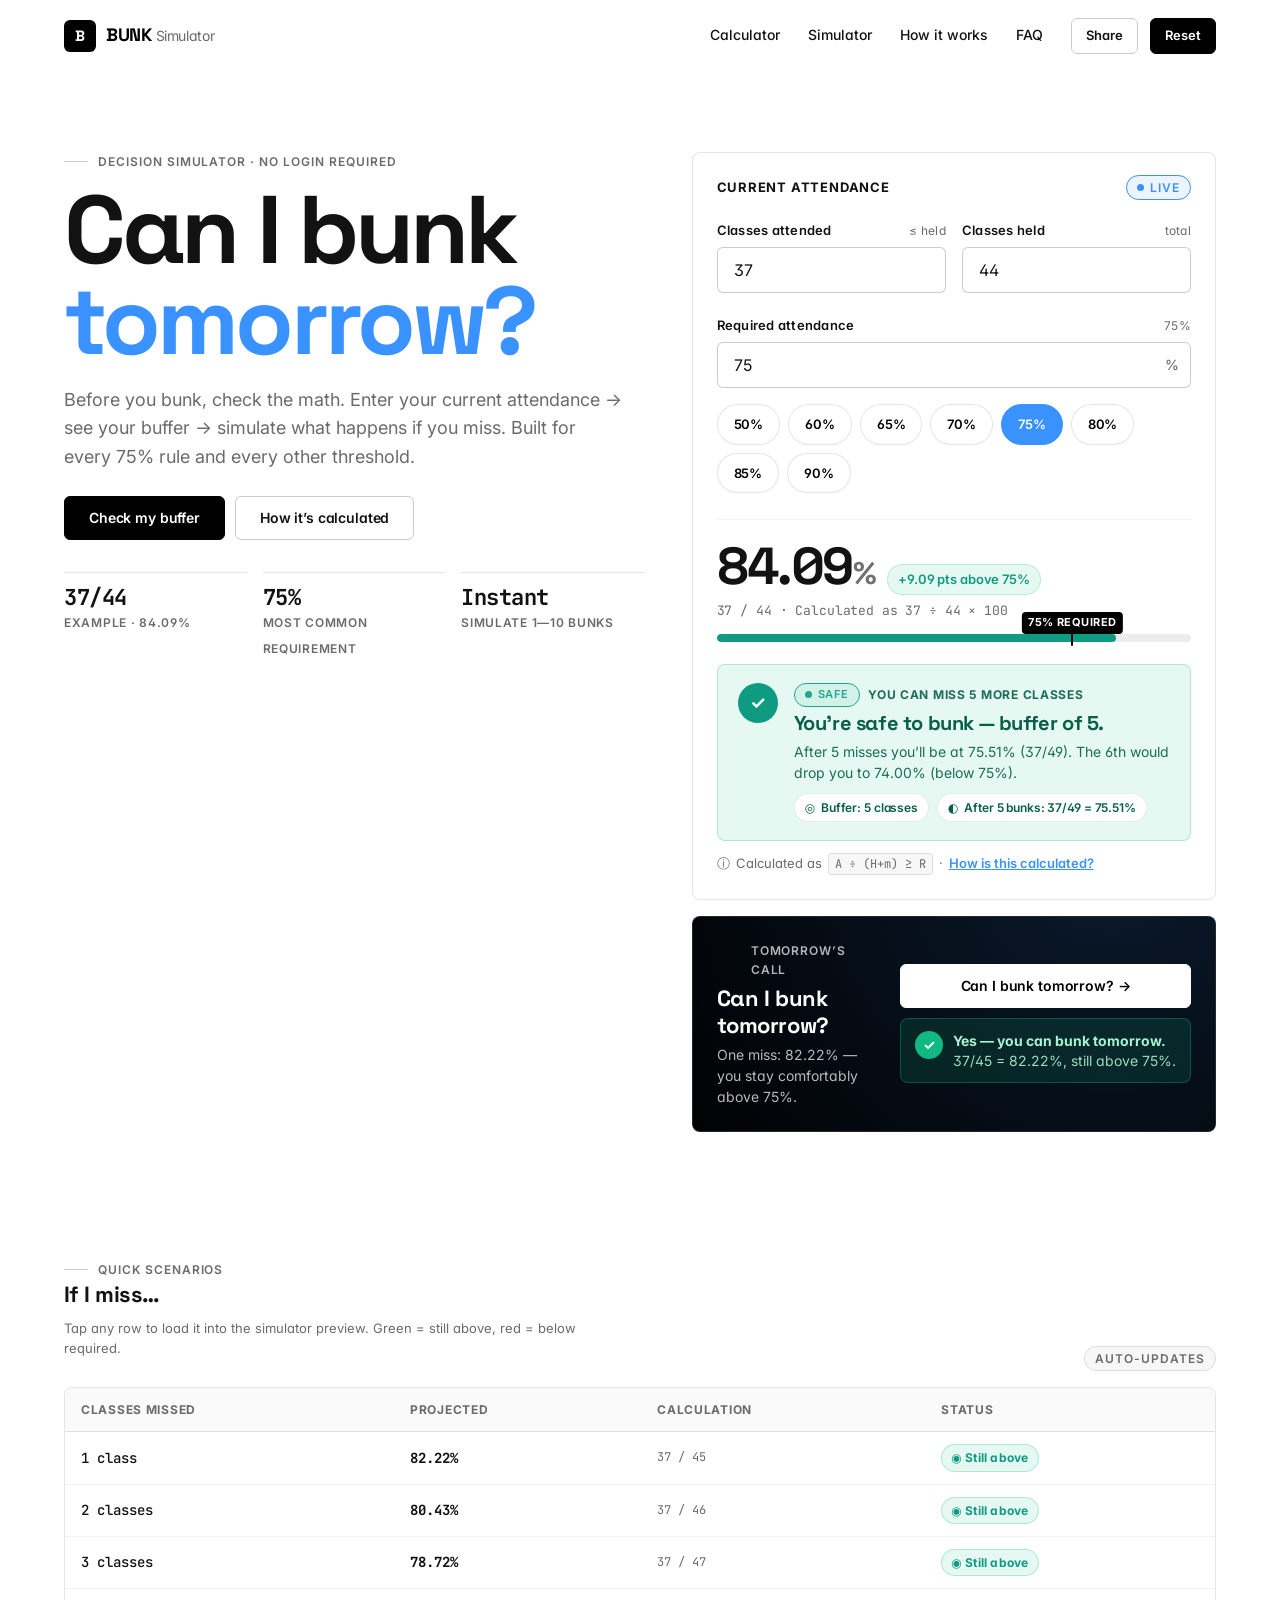
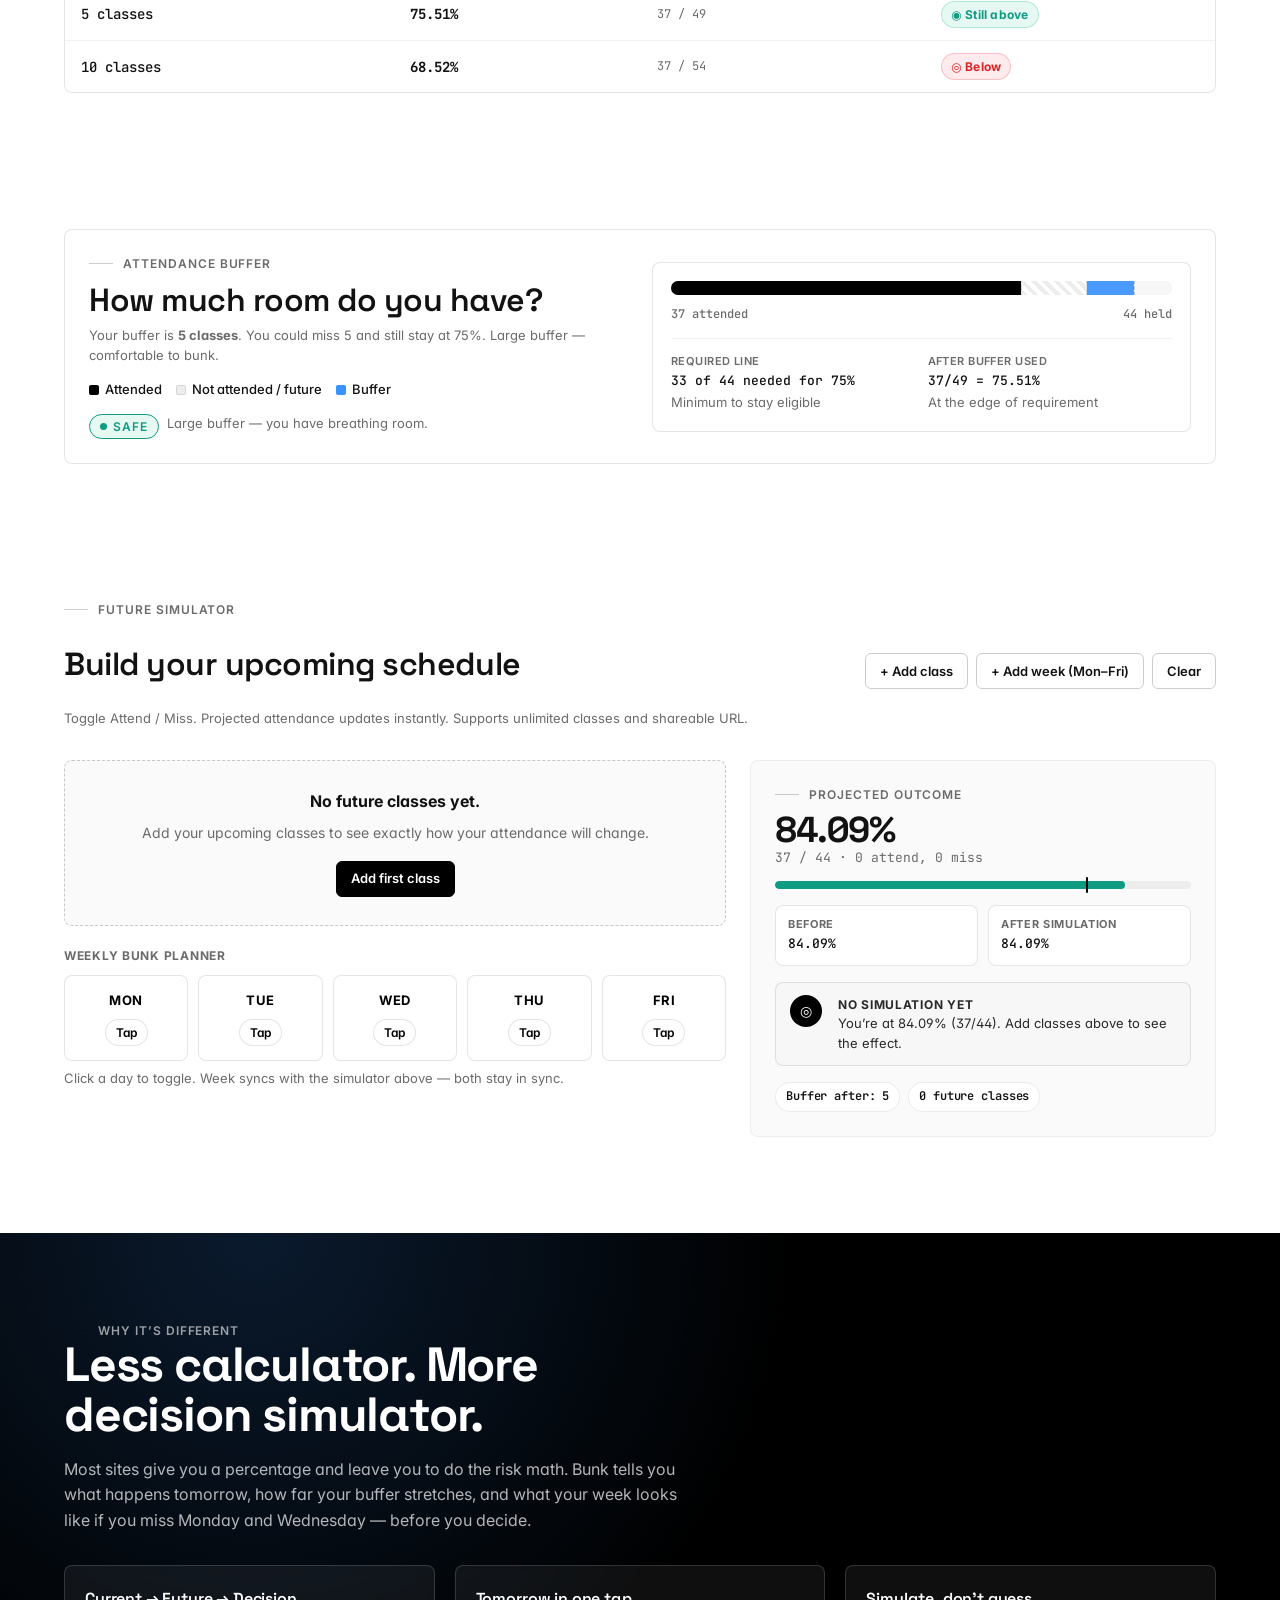
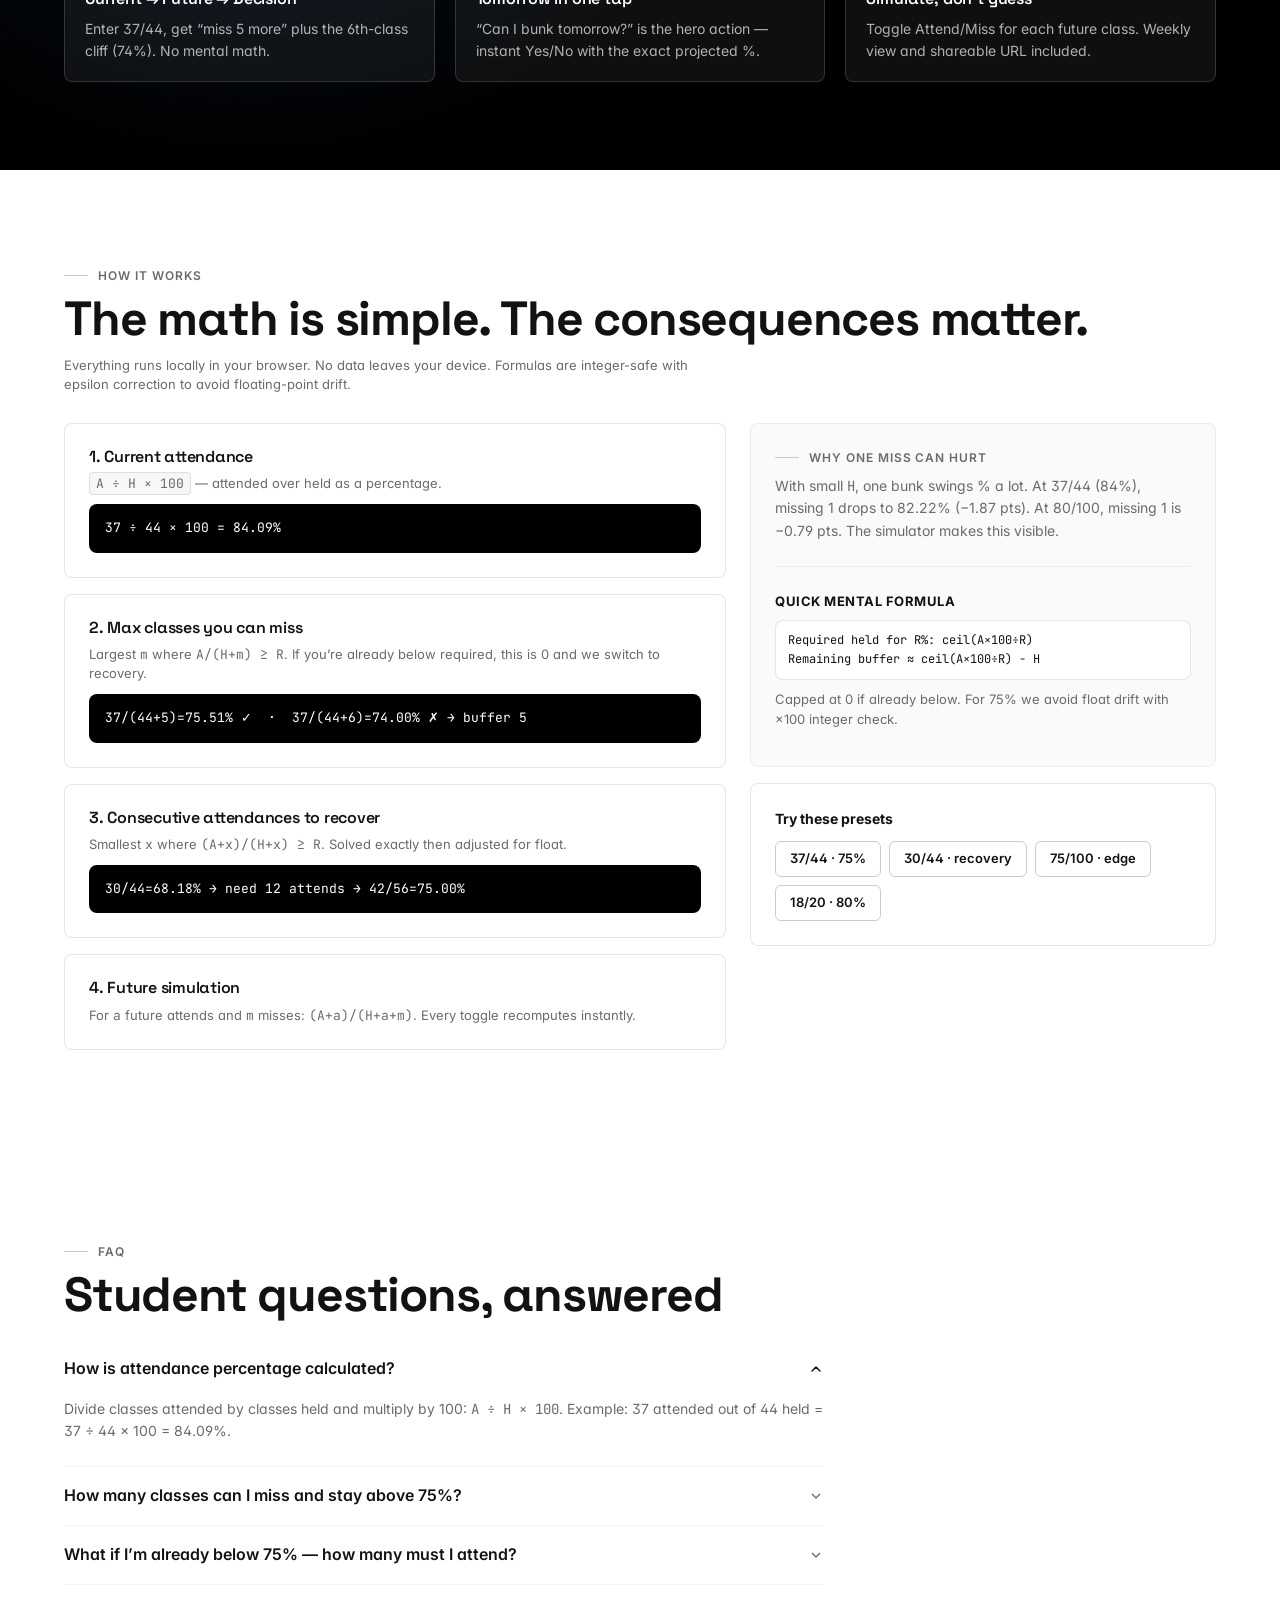
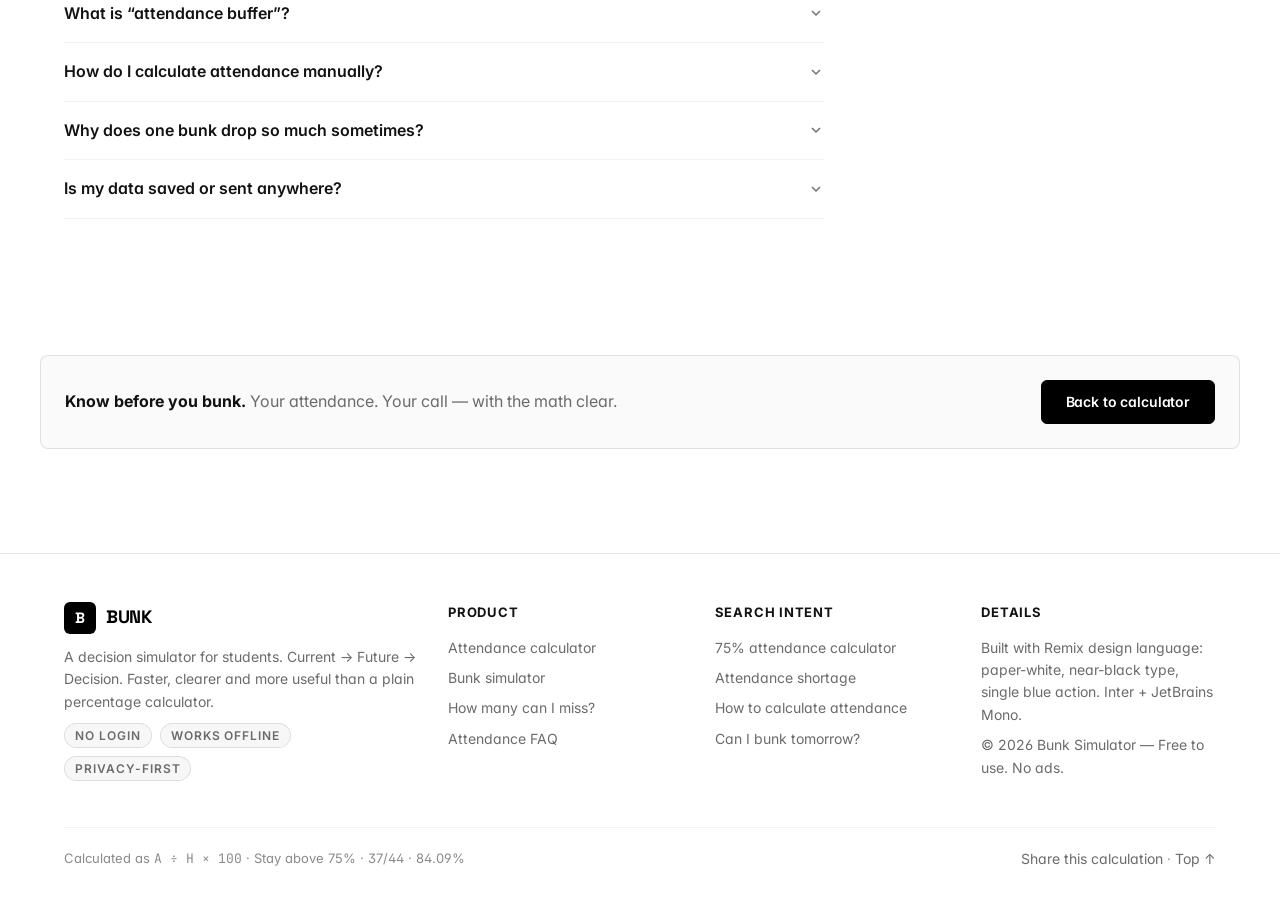
<file: index.backup.html>
<!DOCTYPE html>
<html lang="en">
<head>
<!-- Google tag (gtag.js) -->
<script async src="https://www.googletagmanager.com/gtag/js?id=G-JCQENK4Z0K"></script>
<script>
  window.dataLayer = window.dataLayer || [];
  function gtag(){dataLayer.push(arguments);}
  gtag('js', new Date());

  gtag('config', 'G-JCQENK4Z0K');
</script>
<meta charset="utf-8">
<meta name="viewport" content="width=device-width, initial-scale=1">
<title>Attendance Bunk Simulator — Can I bunk tomorrow?</title>
<meta name="description" content="Know exactly how many classes you can bunk. Enter your attendance, simulate misses, see projected percentage, buffer & recovery plan. Built for 75% and any required attendance.">
<link rel="canonical" href="https://yashkharb.github.io/Bunk-Calculator/">
<meta name="robots" content="index, follow, max-snippet:160, max-image-preview:large">
<meta name="theme-color" content="#ffffff">
<meta property="og:type" content="website">
<meta property="og:url" content="https://yashkharb.github.io/Bunk-Calculator/">
<meta property="og:title" content="Attendance Bunk Simulator — Can I bunk tomorrow?">
<meta property="og:description" content="Simulate bunking decisions. See exactly how many classes you can miss and stay above 75%.">
<meta property="og:image" content="https://yashkharb.github.io/Bunk-Calculator/og-image.png">
<meta name="twitter:card" content="summary_large_image">
<meta name="twitter:title" content="Attendance Bunk Simulator — Can I bunk tomorrow?">
<meta name="twitter:description" content="Before you bunk, check the math. Current → Future → Decision.">
<link rel="preconnect" href="https://fonts.googleapis.com">
<link rel="preconnect" href="https://fonts.gstatic.com" crossorigin>
<link href="https://fonts.googleapis.com/css2?family=Space+Grotesk:wght@500;600;700&family=Inter:wght@400;500;600;700&family=JetBrains+Mono:wght@400;500&display=swap" rel="stylesheet">
<link rel="icon" href="data:image/svg+xml,%3Csvg xmlns='http://www.w3.org/2000/svg' viewBox='0 0 32 32'%3E%3Crect width='32' height='32' rx='6' fill='%23000'/%3E%3Ctext x='50%25' y='55%25' dominant-baseline='middle' text-anchor='middle' font-family='Inter, sans-serif' font-weight='700' font-size='16' fill='white'%3EB%3C/text%3E%3C/svg%3E">
<link rel="manifest" href="manifest.webmanifest">
<style>
/* ========== DESIGN SYSTEM TOKENS — Remix philosophy, Bunk identity ========== */
:root{
  /* Color — paper-white editorial + single confident blue */
  --bg:#ffffff;
  --bg-invert:#000000;
  --text:#121212;          /* 17.4:1 on bg — AAA */
  --text-strong:#000000;   /* 21:1 display */
  --muted:#6b6b6b;          /* 5.4:1 AA body */
  --soft:#8a8a8a;
  --faint:#bdbdbd;
  --on-invert:#ffffff;
  --brand:#3992ff;
  --brand-hover:#1c6fd6;
  --brand-active:#155ab0;
  --brand-soft:rgba(57,146,255,0.10);
  --brand-tint:rgba(57,146,255,0.15);
  --accent:#f44250;
  --accent-soft:rgba(244,66,80,0.10);
  --border:rgba(0,0,0,0.10);
  --border-strong:rgba(0,0,0,0.20);
  --border-subtle:rgba(0,0,0,0.05);
  --border-brand:#3992ff;
  --border-on-invert:rgba(255,255,255,0.15);
  --surface:#f7f7f7;
  --surface-strong:#ededed;
  --surface-soft:#fafafa;
  --success:#0f9b82;
  --success-bg:rgba(16,185,129,0.10);
  --warning:#b45309;
  --warning-bg:rgba(245,158,11,0.12);
  --danger:#dc2626;
  --danger-bg:rgba(244,66,80,0.10);
  --info:#3992ff;
  --info-bg:rgba(57,146,255,0.08);
  /* Code surface */
  --code-bg:#000000;
  --code-text:#ffffff;
  --code-border:rgba(255,255,255,0.15);
  /* Radius — right-angled grid: 6 / 8 only + pill */
  --radius-sm:4px;
  --radius-md:6px;
  --radius-lg:8px;
  --radius-pill:9999px;
  /* Shadows — almost never; depth via inversion */
  --shadow-soft:0 1px 2px rgba(0,0,0,0.05);
  --shadow-std:0 4px 12px rgba(0,0,0,0.08);
  --shadow-elevated:0 12px 32px rgba(0,0,0,0.12), 0 2px 6px rgba(0,0,0,0.06);
  /* Focus */
  --focus:0 0 0 3px rgba(57,146,255,0.30);
  --focus-offset:2px;
  --focus-invert:0 0 0 3px rgba(255,255,255,0.45);
  /* Motion — std / emph / decel / accel */
  --ease-std:cubic-bezier(0.4,0,0.2,1);
  --ease-emph:cubic-bezier(0.2,0,0,1);
  --ease-decel:cubic-bezier(0,0,0.2,1);
  --ease-accel:cubic-bezier(0.4,0,1,1);
  --dur-instant:80ms;
  --dur-fast:150ms;
  --dur-std:250ms;
  --dur-slow:400ms;
  --dur-delib:600ms;
  /* Type — editorial billboard + generous body */
  --font-display:"Space Grotesk","Inter Display","Inter Variable", Inter, -apple-system, system-ui, sans-serif;
  --font-body:Inter,"Inter Variable", -apple-system, system-ui, sans-serif;
  --font-mono:"JetBrains Mono","Fira Code", ui-monospace, Menlo, Consolas, monospace;
  /* Layout */
  --page-width:1200px;
  --prose-width:720px;
  --gutter:24px;
  --gutter-mobile:16px;
  --header-h:72px;
  --section-y:96px;
  --section-y-tablet:72px;
  --section-y-mobile:56px;
  --band-y:88px;
}
*{box-sizing:border-box}
*::selection{background:rgba(57,146,255,0.22)}
html{scroll-behavior:smooth;scroll-padding-top:84px}
@media (prefers-reduced-motion:reduce){html{scroll-behavior:auto}}
body{
  margin:0;
  font-family:var(--font-body);
  font-size:16px;
  line-height:1.6;
  color:var(--text);
  background:var(--bg);
  -webkit-font-smoothing:antialiased;
  -moz-osx-font-smoothing:grayscale;
  text-rendering:optimizeLegibility;
  font-feature-settings:"ss01" 1, "cv11" 1;
}
a{color:var(--brand);text-decoration:underline;text-underline-offset:3px;text-decoration-thickness:1px;text-decoration-color:rgba(57,146,255,0.45);transition:color var(--dur-fast) var(--ease-std), text-decoration-color var(--dur-fast) var(--ease-std)}
a:hover{color:var(--brand-hover);text-decoration-color:currentColor}
img{max-width:100%}
button,input,select{font:inherit}

/* ========== A11Y ========== */
.skip{position:absolute;left:-9999px;top:8px;z-index:100;background:var(--bg-invert);color:var(--on-invert);padding:10px 16px;border-radius:var(--radius-md);font-weight:600;font-size:14px}
.skip:focus{left:12px}
:focus-visible{outline:none;box-shadow:var(--focus);border-color:var(--border-brand)!important}
.sr-only{position:absolute;width:1px;height:1px;padding:0;margin:-1px;overflow:hidden;clip:rect(0,0,0,0);white-space:nowrap;border:0}

/* ========== LAYOUT — 1200 container, 24/16 gutters, 720 prose ========== */
.container{max-width:var(--page-width);margin:0 auto;padding:0 var(--gutter)}
@media(max-width:640px){.container{padding:0 var(--gutter-mobile)}}
.grid12{display:grid;grid-template-columns:repeat(12,1fr);gap:24px}
@media(max-width:900px){.grid12{grid-template-columns:1fr;gap:20px}}
.prose{max-width:var(--prose-width)}

/* ========== HEADER — 72px, blur 8px, hairline on scroll ========== */
.header{
  position:sticky;top:0;z-index:40;
  height:var(--header-h);display:flex;align-items:center;
  background:rgba(255,255,255,0.85);
  backdrop-filter:blur(8px);
  -webkit-backdrop-filter:blur(8px);
  border-bottom:1px solid transparent;
  transition:border-color var(--dur-fast) var(--ease-std), background var(--dur-fast) var(--ease-std);
}
.header.scrolled{border-color:var(--border);background:rgba(255,255,255,0.85)}
.header-inner{display:flex;align-items:center;justify-content:space-between;gap:24px;width:100%}
.logo{display:flex;align-items:center;gap:10px;text-decoration:none;color:var(--text-strong)}
.logo-mark{width:32px;height:32px;background:var(--bg-invert);color:white;display:grid;place-items:center;border-radius:var(--radius-md);font-family:var(--font-display);font-weight:700;font-size:15px;letter-spacing:-0.02em}
.logo-type{font-family:var(--font-display);font-weight:700;font-size:18px;letter-spacing:-0.02em;color:var(--text-strong)}
.logo-type span{font-weight:400;color:var(--muted);margin-left:4px;font-size:14px;font-family:var(--font-body)}
.nav{display:flex;align-items:center;gap:28px}
.nav a{font-size:14px;font-weight:500;color:var(--text);text-decoration:none;position:relative}
.nav a::after{content:"";position:absolute;left:0;bottom:-3px;width:0;height:1.5px;background:var(--text);transition:width var(--dur-fast) var(--ease-std)}
.nav a:hover::after{width:100%}
.nav-cta{display:flex;align-items:center;gap:12px}
.hamburger{display:none;width:44px;height:44px;border:1px solid var(--border-strong);background:white;border-radius:var(--radius-md);align-items:center;justify-content:center;cursor:pointer;transition:border-color var(--dur-fast) var(--ease-std), background var(--dur-fast) var(--ease-std)}
.hamburger:hover{border-color:rgba(0,0,0,0.35);background:var(--surface-soft)}
.hamburger span,.hamburger span::before,.hamburger span::after{content:"";display:block;width:18px;height:1.5px;background:var(--text);position:relative;transition:all var(--dur-fast) var(--ease-std)}
.hamburger span::before{position:absolute;top:-6px}
.hamburger span::after{position:absolute;top:6px}
@media(max-width:860px){
  .nav{display:none}
  .nav.open{display:flex;position:absolute;top:var(--header-h);left:0;right:0;background:white;border-bottom:1px solid var(--border);flex-direction:column;align-items:stretch;padding:20px 16px;gap:0}
  .nav.open a{padding:12px 4px;border-bottom:1px solid var(--border-subtle)}
  .hamburger{display:flex}
  .header-inner{gap:12px}
}

/* ========== TYPOGRAPHY — Display billboard scale is voice ========== */
.overline{font-size:12px;font-weight:600;letter-spacing:0.08em;text-transform:uppercase;color:var(--muted);display:flex;align-items:center;gap:10px}
.overline::before{content:"";width:24px;height:1px;background:var(--border-strong);display:inline-block;flex-shrink:0}
.display{font-family:var(--font-display);font-weight:700;letter-spacing:-0.04em;line-height:0.95;font-feature-settings:"ss01" 1}
.h1{font-family:var(--font-display);font-size:clamp(48px, 8vw, 96px);line-height:0.95;letter-spacing:-0.04em;font-weight:700;font-feature-settings:"ss01" 1}
@media(max-width:900px){.h1{font-size:clamp(42px, 7vw, 64px);letter-spacing:-0.03em}}
@media(max-width:640px){.h1{font-size:clamp(36px, 9vw, 48px);letter-spacing:-0.025em;line-height:0.98}}
.h2{font-family:var(--font-display);font-size:clamp(30px, 4vw, 48px);line-height:1.05;letter-spacing:-0.025em;font-weight:700}
@media(max-width:640px){.h2{font-size:clamp(24px, 6vw, 32px);letter-spacing:-0.02em}}
.h3{font-family:var(--font-display);font-size:clamp(20px, 2.5vw, 36px);line-height:1.15;letter-spacing:-0.015em;font-weight:600}
@media(max-width:640px){.h3{font-size:22px;letter-spacing:0}}
.h4{font-family:var(--font-body);font-size:22px;line-height:1.3;font-weight:600}
.body-lg{font-size:18px;line-height:1.6;color:var(--muted);font-feature-settings:"ss01" 1}
.body{font-size:18px;line-height:1.6;color:var(--text)}
.body-small{font-size:16px;line-height:1.55;color:var(--muted)}
.mono{font-family:var(--font-mono)}
.mono-num{font-family:var(--font-mono);font-weight:500;font-variant-numeric:tabular-nums;font-feature-settings:"tnum" 1, "zero" 1}

/* ========== BUTTONS — 12px 24px / 6px, black manisfesto + single blue ========== */
.btn{display:inline-flex;align-items:center;justify-content:center;gap:8px;padding:12px 24px;border-radius:var(--radius-md);font-size:14px;font-weight:600;line-height:1;text-decoration:none;border:1px solid transparent;cursor:pointer;transition:background var(--dur-fast) var(--ease-std), border-color var(--dur-fast) var(--ease-std), transform var(--dur-fast) var(--ease-std), box-shadow var(--dur-fast) var(--ease-std);white-space:nowrap;min-height:44px;letter-spacing:-0.01em}
.btn:active{transform:scale(0.98)}
.btn:focus-visible{box-shadow:var(--focus)}
.btn-primary{background:var(--bg-invert);color:white;border-color:var(--bg-invert)}
.btn-primary:hover{background:#262626;color:white;transform:translateY(-1px)}
.btn-brand{background:var(--brand);color:white;border-color:var(--brand)}
.btn-brand:hover{background:var(--brand-hover)}
.btn-ghost{background:transparent;color:var(--text);border-color:var(--border-strong)}
.btn-ghost:hover{border-color:rgba(0,0,0,0.40);background:rgba(0,0,0,0.03)}
.btn-on-invert{background:white;color:black;border-color:white}
.btn-on-invert:hover{background:var(--surface-strong)}
.btn-on-invert:focus-visible{box-shadow:var(--focus-invert)}
.btn-small{padding:9px 14px;font-size:13px;min-height:36px;letter-spacing:0}
.btn-icon{width:44px;height:44px;padding:0;border-radius:var(--radius-md)}

/* ========== BADGE — 12px 0.08em blue pill is signature ========== */
.badge{display:inline-flex;align-items:center;gap:6px;padding:2px 10px;border-radius:var(--radius-pill);font-size:12px;font-weight:600;letter-spacing:0.08em;text-transform:uppercase;border:1px solid}
.badge-blue{background:var(--brand-soft);color:var(--brand);border-color:var(--brand)}
.badge-neutral{background:var(--surface);color:var(--muted);border-color:var(--border)}
.badge-success{background:var(--success-bg);color:var(--success);border-color:var(--success)}
.badge-warning{background:var(--warning-bg);color:var(--warning);border-color:var(--warning)}
.badge-danger{background:var(--danger-bg);color:var(--danger);border-color:var(--danger)}
.badge-dot{width:7px;height:7px;border-radius:50%;background:currentColor;flex-shrink:0}

/* ========== CARD — flat on white, hairline only, no shadow ========== */
.card{background:white;border:1px solid var(--border);border-radius:var(--radius-lg);padding:24px;transition:border-color var(--dur-fast) var(--ease-std)}
.card:hover{border-color:var(--border-strong)}
.card-soft{background:var(--surface-soft);border-color:var(--border-subtle)}
.card-pad-lg{padding:28px}
@media(max-width:640px){.card{padding:20px}.card-pad-lg{padding:20px}}

/* ========== INPUTS — paper-grade 12px 16px / 6px ========== */
.field{display:flex;flex-direction:column;gap:6px}
.label{font-size:13px;font-weight:600;letter-spacing:0.02em;color:var(--text);display:flex;align-items:center;justify-content:space-between;gap:8px}
.label span{font-weight:400;color:var(--muted);font-size:12px}
.input-wrap{position:relative;display:flex;align-items:center}
.input{
  width:100%;padding:12px 16px;border:1px solid var(--border-strong);border-radius:var(--radius-md);
  font-size:16px;line-height:1;background:white;color:var(--text);transition:border-color var(--dur-fast) var(--ease-std), box-shadow var(--dur-fast) var(--ease-std);
}
.input:focus{border-color:var(--brand);box-shadow:var(--focus)}
.input::placeholder{color:var(--soft)}
.input[aria-invalid="true"]{border-color:var(--accent);box-shadow:0 0 0 3px rgba(244,66,80,0.15)}
.input:disabled{background:var(--surface);color:var(--soft);cursor:not-allowed}
.input-suffix{position:absolute;right:12px;color:var(--muted);font-size:14px;font-weight:500;pointer-events:none}
.helper{font-size:13px;line-height:1.5;color:var(--muted)}
.error-msg{font-size:13px;color:var(--danger);display:flex;gap:6px;align-items:flex-start}
.preset-row{display:flex;flex-wrap:wrap;gap:8px;margin-top:10px}
.preset{padding:9px 16px;border-radius:var(--radius-pill);border:1px solid var(--border);background:white;font-size:13px;font-weight:600;cursor:pointer;transition:border-color var(--dur-fast) var(--ease-std), background var(--dur-fast) var(--ease-std), color var(--dur-fast) var(--ease-std);min-height:40px;letter-spacing:-0.01em}
.preset:hover{border-color:var(--border-strong);background:var(--surface)}
.preset:active{transform:scale(0.98)}
.preset.active{background:var(--bg-invert);color:white;border-color:var(--bg-invert)}
.preset.active-blue{background:var(--brand);color:white;border-color:var(--brand)}

/* ========== HERO — billboard 96px, spacious ========== */
.hero{padding:80px 0 32px;background:white}
@media(max-width:900px){.hero{padding:56px 0 24px}}
@media(max-width:640px){.hero{padding:40px 0 20px}}
.hero-grid{display:grid;grid-template-columns:1.05fr 0.95fr;gap:48px;align-items:start}
@media(max-width:900px){.hero-grid{grid-template-columns:1fr;gap:32px}}
.hero-copy h1{margin:14px 0 18px}
.hero-copy p{margin:0 0 24px;max-width:560px}
.hero-figure{position:relative}
@media(max-width:900px){.hero-figure{order:2}.hero-copy{order:1}}
.hero-stats{display:flex;gap:16px;margin-top:32px;flex-wrap:wrap}
.hero-stat{flex:1;min-width:120px;border-top:1px solid var(--border);padding-top:14px}
.hero-stat strong{display:block;font-family:var(--font-mono);font-size:22px;font-weight:700;letter-spacing:-0.02em;line-height:1;font-variant-numeric:tabular-nums}
.hero-stat span{font-size:12px;font-weight:600;letter-spacing:0.06em;text-transform:uppercase;color:var(--muted)}

/* ========== MAIN CALC CARD — flat, 8px, hairline, no shadow ========== */
.calc-card{border:1px solid var(--border);border-radius:var(--radius-lg);overflow:hidden;background:white}
.calc-head{padding:22px 24px 0 24px;display:flex;align-items:center;justify-content:space-between;gap:12px;flex-wrap:wrap}
.calc-title{font-size:13px;font-weight:700;letter-spacing:0.06em;text-transform:uppercase;color:var(--text)}
.calc-body{padding:20px 24px 24px 24px}
.inputs-grid{display:grid;grid-template-columns:1fr 1fr;gap:16px}
@media(max-width:520px){.inputs-grid{grid-template-columns:1fr}}
.divider{height:1px;background:var(--border-subtle);margin:20px 0}

/* ========== RESULT BANNER — semantics, but flatten transitions ========== */
.result-banner{border-radius:var(--radius-lg);padding:18px 20px;display:flex;gap:16px;align-items:flex-start;border:1px solid;transition:border-color var(--dur-fast) var(--ease-std), background var(--dur-fast) var(--ease-std)}
.result-icon{width:40px;height:40px;border-radius:50%;display:grid;place-items:center;flex-shrink:0;font-size:18px;font-weight:700}
.result-banner.safe{background:var(--success-bg);border-color:rgba(16,185,129,0.25);color:#065f46}
.result-banner.safe .result-icon{background:var(--success);color:white}
.result-banner.warning{background:var(--warning-bg);border-color:rgba(245,158,11,0.25);color:#92400e}
.result-banner.warning .result-icon{background:var(--warning);color:white}
.result-banner.danger{background:var(--danger-bg);border-color:rgba(244,66,80,0.25);color:#991b1b}
.result-banner.danger .result-icon{background:var(--danger);color:white}
.result-banner.neutral{background:var(--surface);border-color:var(--border);color:var(--text)}
.result-banner.neutral .result-icon{background:var(--bg-invert);color:white}
.result-main{flex:1;min-width:0}
.result-kicker{font-size:12px;font-weight:700;letter-spacing:0.06em;text-transform:uppercase;opacity:0.9;display:flex;align-items:center;gap:8px;flex-wrap:wrap}
.result-title{font-family:var(--font-display);font-size:20px;font-weight:700;letter-spacing:-0.02em;line-height:1.2;margin:4px 0 6px}
@media(max-width:640px){.result-title{font-size:18px}}
.result-desc{font-size:14px;line-height:1.5;opacity:0.9}
.result-meta{margin-top:10px;display:flex;flex-wrap:wrap;gap:8px}
.mini-stat{background:white;border:1px solid rgba(0,0,0,0.08);border-radius:var(--radius-pill);padding:4px 10px;font-size:12px;font-weight:600;display:inline-flex;align-items:center;gap:6px;letter-spacing:-0.01em}

/* ========== PCT SHOWCASE — tabular 52px ========== */
.pct-row{display:flex;align-items:baseline;gap:12px;flex-wrap:wrap;margin:10px 0 6px}
.pct-big{font-family:var(--font-display);font-size:clamp(40px, 6vw, 52px);font-weight:700;letter-spacing:-0.03em;line-height:1;font-variant-numeric:tabular-nums}
.pct-big .pct-sign{font-size:0.6em;opacity:0.6}
.pct-delta{font-size:13px;font-weight:600;padding:4px 10px;border-radius:var(--radius-pill);border:1px solid;letter-spacing:-0.01em}
.pct-caption{font-family:var(--font-mono);font-size:13px;color:var(--muted);letter-spacing:-0.01em}
.pct-bar{height:8px;background:var(--surface-strong);border-radius:var(--radius-pill);overflow:hidden;display:flex;margin-top:12px}
.pct-bar-fill{height:100%;border-radius:var(--radius-pill);transition:width var(--dur-slow) var(--ease-emph), background var(--dur-fast) var(--ease-std)}
.pct-needle{position:relative;height:8px;margin-top:-8px}
.pct-needle i{position:absolute;top:-4px;width:2px;height:16px;background:var(--bg-invert);border-radius:1px;transform:translateX(-50%)}
.pct-needle span{position:absolute;top:-22px;transform:translateX(-50%);font-size:11px;font-weight:700;letter-spacing:0.04em;text-transform:uppercase;background:var(--bg-invert);color:white;padding:2px 6px;border-radius:var(--radius-sm);white-space:nowrap}

/* ========== BUNK TOMORROW — inverse micro-band 64-72px ========== */
.bunk-card{border:1px solid var(--border-on-invert);border-radius:var(--radius-lg);background:var(--bg-invert);color:white;overflow:hidden;position:relative}
.bunk-card::before{content:"";position:absolute;inset:0;background:radial-gradient(900px circle at 80% -30%, rgba(57,146,255,0.18), transparent 60%);pointer-events:none}
.bunk-card-inner{position:relative;padding:24px;display:grid;grid-template-columns:1fr auto;gap:20px;align-items:center}
@media(max-width:640px){.bunk-card-inner{grid-template-columns:1fr}}
.bunk-title{font-family:var(--font-display);font-size:22px;font-weight:700;letter-spacing:-0.02em;margin:6px 0 6px;line-height:1.2}
.bunk-desc{font-size:14px;line-height:1.5;color:rgba(255,255,255,0.72)}
.bunk-action{display:flex;flex-direction:column;align-items:stretch;gap:10px;min-width:200px}
.bunk-result{border-radius:var(--radius-lg);padding:12px 14px;font-size:14px;line-height:1.4;display:flex;gap:10px;align-items:flex-start}
.bunk-result.yes{background:rgba(16,185,129,0.14);border:1px solid rgba(16,185,129,0.32);color:#a7f3d0}
.bunk-result.no{background:rgba(244,66,80,0.14);border:1px solid rgba(244,66,80,0.32);color:#fecdd3}
.bunk-result .icon{width:28px;height:28px;border-radius:50%;display:grid;place-items:center;flex-shrink:0;font-weight:700;font-size:14px}
.bunk-result.yes .icon{background:#10b981;color:white}
.bunk-result.no .icon{background:#f44250;color:white}

/* ========== SIMULATOR — 8px, hairline, engineered ========== */
.sim-head{display:flex;align-items:center;justify-content:space-between;gap:12px;flex-wrap:wrap;margin-bottom:18px}
.sim-title{font-size:12px;font-weight:700;letter-spacing:0.06em;text-transform:uppercase;color:var(--muted)}
.sim-controls{display:flex;gap:8px;flex-wrap:wrap}
.sim-list{display:flex;flex-direction:column;gap:10px}
.sim-row{display:flex;align-items:center;gap:12px;padding:12px 14px;border:1px solid var(--border);border-radius:var(--radius-lg);background:white;transition:border-color var(--dur-fast) var(--ease-std), background var(--dur-fast) var(--ease-std)}
.sim-row:hover{border-color:var(--border-strong)}
.sim-row.miss{border-color:rgba(244,66,80,0.25);background:var(--danger-bg)}
.sim-row.attend{border-color:rgba(16,185,129,0.25);background:var(--success-bg)}
.sim-day{min-width:64px;font-size:13px;font-weight:700;letter-spacing:0.02em}
.sim-day small{display:block;font-weight:500;color:var(--muted);font-size:11px;letter-spacing:0.04em;text-transform:uppercase}
.sim-seg{display:flex;background:var(--surface);border-radius:var(--radius-pill);padding:4px;gap:4px;margin-left:auto}
.sim-seg button{padding:10px 18px;border-radius:var(--radius-pill);border:1px solid transparent;font-size:13px;font-weight:600;cursor:pointer;background:transparent;color:var(--muted);transition:all var(--dur-fast) var(--ease-std);min-height:42px;min-width:68px}
.sim-seg button.active-attend{background:var(--success);color:white;border-color:var(--success);box-shadow:0 1px 3px rgba(16,185,129,0.25)}
.sim-seg button.active-miss{background:var(--danger);color:white;border-color:var(--danger);box-shadow:0 1px 3px rgba(244,66,80,0.25)}
.sim-seg button:focus-visible{box-shadow:var(--focus)}
.sim-remove{width:36px;height:36px;border-radius:var(--radius-md);border:1px solid var(--border);background:white;display:grid;place-items:center;cursor:pointer;color:var(--muted);transition:border-color var(--dur-fast) var(--ease-std), color var(--dur-fast) var(--ease-std), background var(--dur-fast) var(--ease-std)}
.sim-remove:hover{border-color:var(--danger);color:var(--danger);background:white}
.empty-state{border:1px dashed var(--border-strong);border-radius:var(--radius-lg);padding:28px 20px;text-align:center;background:var(--surface-soft)}
.empty-state p{color:var(--muted);font-size:14px;margin:8px 0 16px}

/* ========== TABLES — 12px 0.06em overline header, 5% row dividers ========== */
.table-wrap{overflow:auto;border:1px solid var(--border);border-radius:var(--radius-lg);background:white;-webkit-overflow-scrolling:touch}
table{width:100%;border-collapse:collapse;font-size:14px;min-width:520px}
thead th{font-size:12px;font-weight:700;letter-spacing:0.06em;text-transform:uppercase;color:var(--muted);text-align:left;padding:12px 16px;border-bottom:1px solid var(--border);background:var(--surface-soft);white-space:nowrap}
tbody td{padding:12px 16px;border-bottom:1px solid var(--border-subtle);vertical-align:middle}
tbody tr:last-child td{border-bottom:0}
tbody tr:hover{background:var(--surface-soft)}
.status-pill{display:inline-flex;align-items:center;gap:6px;padding:3px 9px;border-radius:var(--radius-pill);font-size:12px;font-weight:700;letter-spacing:0.02em;border:1px solid}
.status-pill.ok{background:var(--success-bg);color:var(--success);border-color:rgba(16,185,129,0.25)}
.status-pill.bad{background:var(--danger-bg);color:var(--danger);border-color:rgba(244,66,80,0.25)}

/* ========== BUFFER — 8px card + 14px bar ========== */
.buffer-grid{display:grid;grid-template-columns:1fr 1fr;gap:24px;align-items:center}
@media(max-width:700px){.buffer-grid{grid-template-columns:1fr}}
.buffer-viz{border:1px solid var(--border);border-radius:var(--radius-lg);padding:18px;background:white}
.buffer-bar{height:14px;background:var(--surface-strong);border-radius:var(--radius-pill);overflow:hidden;display:flex;position:relative}
.buffer-seg{height:100%;transition:width var(--dur-slow) var(--ease-emph)}
.buffer-labels{display:flex;justify-content:space-between;margin-top:10px;font-size:12px;color:var(--muted);font-weight:500;font-variant-numeric:tabular-nums}
.buffer-legend{display:flex;gap:14px;flex-wrap:wrap;margin-top:14px}
.legend-item{display:flex;align-items:center;gap:6px;font-size:13px;font-weight:500}
.legend-dot{width:10px;height:10px;border-radius:2px;flex-shrink:0}

/* ========== WEEK PLANNER — 8px, engineered ========== */
.week-grid{display:grid;grid-template-columns:repeat(5,1fr);gap:10px}
@media(max-width:640px){.week-grid{grid-template-columns:1fr;gap:8px}}
.week-day{border:1px solid var(--border);border-radius:var(--radius-lg);padding:14px 12px;background:white;cursor:pointer;transition:border-color var(--dur-fast) var(--ease-std), background var(--dur-fast) var(--ease-std);text-align:center;min-height:76px}
.week-day:hover{border-color:var(--border-strong)}
.week-day:focus-visible{box-shadow:var(--focus)}
.week-day.attend{border-color:var(--success);background:var(--success-bg)}
.week-day.miss{border-color:var(--danger);background:var(--danger-bg)}
.week-day strong{display:block;font-size:13px;font-weight:700;letter-spacing:0.04em;text-transform:uppercase}
.week-day span{font-size:12px;font-weight:600;margin-top:8px;display:inline-flex;align-items:center;gap:4px;padding:3px 10px;border-radius:var(--radius-pill);background:white;border:1px solid var(--border)}

/* ========== FAQ — 16px 600, 14/1.6 answer ========== */
.faq-item{border-bottom:1px solid var(--border-subtle)}
.faq-q{width:100%;display:flex;align-items:center;justify-content:space-between;gap:12px;padding:16px 0;background:none;border:0;text-align:left;cursor:pointer;font-size:16px;font-weight:600;color:var(--text);transition:color var(--dur-fast) var(--ease-std)}
.faq-q:hover{color:var(--brand)}
.faq-q:focus-visible{box-shadow:none;color:var(--brand)}
.faq-q svg{transition:transform var(--dur-fast) var(--ease-std);flex-shrink:0;opacity:0.6}
.faq-item[open] .faq-q svg{transform:rotate(180deg);opacity:1}
.faq-a{padding:0 0 16px 0;color:var(--muted);font-size:14px;line-height:1.6}
.faq-a p{margin:0 0 8px}
details.faq-item{list-style:none}
details.faq-item summary{list-style:none}
details.faq-item summary::-webkit-details-marker{display:none}

/* ========== INVERSE BAND — 88px, full-bleed, print-negative ========== */
.band{margin:0;background:var(--bg-invert);color:white;padding:var(--band-y) 0;overflow:hidden;position:relative}
@media(max-width:640px){.band{padding:64px 0}}
.band::before{content:"";position:absolute;inset:0;background:radial-gradient(900px circle at 20% 0%, rgba(57,146,255,0.18), transparent 60%);pointer-events:none}
.band-inner{position:relative}
.band h2{color:white;margin:0 0 14px;font-family:var(--font-display)}
.band p{color:rgba(255,255,255,0.7);max-width:640px}
.band-grid{display:grid;grid-template-columns:repeat(3,1fr);gap:20px;margin-top:32px}
@media(max-width:800px){.band-grid{grid-template-columns:1fr}}
.band-card{background:rgba(255,255,255,0.06);border:1px solid var(--border-on-invert);border-radius:var(--radius-lg);padding:20px;backdrop-filter:blur(4px)}
.band-card h3{color:white;font-family:var(--font-display);font-size:16px;margin:0 0 6px;font-weight:600;letter-spacing:-0.01em}
.band-card p{font-size:14px;line-height:1.55;margin:0;color:rgba(255,255,255,0.68)}

/* ========== FOOTER — hairline, 13px 0.06em caps ========== */
.footer{border-top:1px solid var(--border);padding:48px 0 32px;background:white;margin-top:64px}
.footer-grid{display:grid;grid-template-columns:1.2fr 0.8fr 0.8fr 0.8fr;gap:32px}
@media(max-width:820px){.footer-grid{grid-template-columns:1fr 1fr}}
@media(max-width:520px){.footer-grid{grid-template-columns:1fr}}
.footer h4{font-size:13px;font-weight:700;letter-spacing:0.06em;text-transform:uppercase;margin:0 0 14px;color:var(--text)}
.footer a,.footer p{font-size:14px;line-height:1.6;color:var(--muted);text-decoration:none}
.footer a:hover{color:var(--text)}
.footer a:focus-visible{box-shadow:var(--focus)}
.foot-bottom{margin-top:32px;padding-top:20px;border-top:1px solid var(--border-subtle);display:flex;justify-content:space-between;gap:12px;flex-wrap:wrap;font-size:13px;color:var(--soft)}

/* ========== UTIL ========== */
.row{display:flex;gap:12px;flex-wrap:wrap;align-items:center}
.stack{display:flex;flex-direction:column;gap:16px}
.kbd{font-family:var(--font-mono);font-size:12px;padding:2px 6px;border:1px solid var(--border);border-bottom-width:2px;background:white;border-radius:var(--radius-sm)}
.hr{height:1px;background:var(--border-subtle);border:0;margin:24px 0}
.section{padding:var(--section-y) 0}
.section-tight{padding:40px 0}
@media(max-width:900px){.section{padding:var(--section-y-tablet) 0}}
@media(max-width:640px){.section{padding:var(--section-y-mobile) 0}}

/* Focus on invert */
.band a:focus-visible, .bunk-card a:focus-visible, .bunk-card button:focus-visible{box-shadow:var(--focus-invert)}

/* reduced motion — opacity-only at 80ms */
@media(prefers-reduced-motion:reduce){
  *,*::before,*::after{animation-duration:0.01ms!important;animation-iteration-count:1!important;transition-duration:0.01ms!important;scroll-behavior:auto!important}
}
</style>
</head>
<body>
<a href="#main" class="skip">Skip to content</a>

<header class="header" id="header" role="banner">
  <div class="container header-inner">
    <a href="#" class="logo" aria-label="Bunk Simulator home">
      <span class="logo-mark" aria-hidden="true">B</span>
      <span class="logo-type">BUNK<span>Simulator</span></span>
    </a>
    <button class="hamburger" aria-label="Toggle navigation" aria-expanded="false" aria-controls="nav" id="hamburger"><span></span></button>
    <nav class="nav" id="nav" aria-label="Main">
      <a href="#calculator">Calculator</a>
      <a href="#simulator">Simulator</a>
      <a href="#how-it-works">How it works</a>
      <a href="#faq">FAQ</a>
      <div class="nav-cta">
        <button class="btn btn-ghost btn-small" id="shareBtn" type="button">Share</button>
        <button class="btn btn-primary btn-small" id="resetBtnTop" type="button">Reset</button>
      </div>
    </nav>
  </div>
</header>

<main id="main">
  <!-- HERO + CALCULATOR -->
  <section class="hero" aria-labelledby="hero-title">
    <div class="container hero-grid">
      <div class="hero-copy">
        <div class="overline">Decision simulator · No login required</div>
        <h1 id="hero-title" class="h1 display" style="font-weight:700">Can I bunk <span style="color:var(--brand)">tomorrow?</span></h1>
        <p class="body-lg">Before you bunk, check the math. Enter your current attendance → see your buffer → simulate what happens if you miss. Built for every 75% rule and every other threshold.</p>
        <div style="display:flex;gap:10px;flex-wrap:wrap">
          <a href="#calculator" class="btn btn-primary">Check my buffer</a>
          <a href="#how-it-works" class="btn btn-ghost">How it’s calculated</a>
        </div>
        <div class="hero-stats" aria-label="Key facts">
          <div class="hero-stat"><strong class="mono-num">37/44</strong><span>Example · 84.09%</span></div>
          <div class="hero-stat"><strong>75%</strong><span>Most common requirement</span></div>
          <div class="hero-stat"><strong>Instant</strong><span>Simulate 1—10 bunks</span></div>
        </div>
      </div>

      <!-- CALC CARD -->
      <div class="hero-figure" id="calculator" aria-label="Attendance calculator">
        <div class="calc-card" role="region" aria-labelledby="calc-title">
          <div class="calc-head">
            <div id="calc-title" class="calc-title">Current attendance</div>
            <span class="badge badge-blue"><span class="badge-dot"></span>Live</span>
          </div>
          <div class="calc-body">
            <div class="inputs-grid">
              <label class="field">
                <span class="label">Classes attended <span>≤ held</span></span>
                <span class="input-wrap">
                  <input class="input" id="attended" type="number" inputmode="numeric" min="0" step="1" value="37" aria-describedby="err-attended" autocomplete="off">
                </span>
                <span id="err-attended" class="error-msg" role="alert" aria-live="polite"></span>
              </label>
              <label class="field">
                <span class="label">Classes held <span>total</span></span>
                <span class="input-wrap">
                  <input class="input" id="held" type="number" inputmode="numeric" min="0" step="1" value="44" aria-describedby="err-held" autocomplete="off">
                </span>
                <span id="err-held" class="error-msg" role="alert" aria-live="polite"></span>
              </label>
            </div>

            <div class="field" style="margin-top:16px">
              <span class="label" id="req-label">Required attendance <span id="req-value-label">75%</span></span>
              <div class="input-wrap">
                <input class="input" id="required" type="number" inputmode="decimal" min="0" max="100" step="0.5" value="75" aria-labelledby="req-label" aria-describedby="err-required" style="padding-right:48px">
                <span class="input-suffix">%</span>
              </div>
              <div class="preset-row" role="group" aria-label="Quick required percentages">
                <button type="button" class="preset" data-req="50">50%</button>
                <button type="button" class="preset" data-req="60">60%</button>
                <button type="button" class="preset" data-req="65">65%</button>
                <button type="button" class="preset" data-req="70">70%</button>
                <button type="button" class="preset active-blue" data-req="75">75%</button>
                <button type="button" class="preset" data-req="80">80%</button>
                <button type="button" class="preset" data-req="85">85%</button>
                <button type="button" class="preset" data-req="90">90%</button>
              </div>
              <span id="err-required" class="error-msg" role="alert" aria-live="polite"></span>
            </div>

            <!-- PCT DISPLAY -->
            <div class="divider" aria-hidden="true"></div>
            <div aria-live="polite" aria-atomic="true">
              <div class="pct-row">
                <div class="pct-big mono-num" id="pctBig">84.09<span class="pct-sign">%</span></div>
                <span class="pct-delta" id="pctDelta" style="background:var(--success-bg);color:var(--success);border-color:rgba(16,185,129,0.2)">+9.09 pts above 75%</span>
              </div>
              <div class="pct-caption mono" id="pctCaption">37 / 44 · Calculated as 37 ÷ 44 × 100</div>
              <div class="pct-bar" aria-hidden="true"><div class="pct-bar-fill" id="pctFill" style="width:84.09%;background:var(--success)"></div></div>
              <div class="pct-needle" aria-hidden="true"><i id="needle" style="left:75%"></i><span id="needleLabel" style="left:75%">75% required</span></div>
            </div>

            <!-- HERO RESULT -->
            <div id="heroResult" class="result-banner safe" role="status" aria-live="polite" style="margin-top:22px">
              <div class="result-icon" aria-hidden="true">✓</div>
              <div class="result-main">
                <div class="result-kicker">
                  <span class="badge badge-success" style="font-size:11px"><span class="badge-dot"></span> Safe</span>
                  <span id="resultKicker">You can miss 5 more classes</span>
                </div>
                <div class="result-title" id="resultTitle">You’re safe to bunk — buffer of 5.</div>
                <div class="result-desc" id="resultDesc">After 5 misses you’ll be at 75.51%. The 6th miss would drop you to 74.00% (below 75%).</div>
                <div class="result-meta" id="resultMeta">
                  <span class="mini-stat"><span aria-hidden="true">◎</span> <span id="metaBuffer">Buffer: 5 classes</span></span>
                  <span class="mini-stat"><span aria-hidden="true">◐</span> <span id="metaProjected">After 5 bunks: 37/49 = 75.51%</span></span>
                </div>
              </div>
            </div>

            <div class="helper" style="margin-top:12px;display:flex;gap:6px;align-items:center;flex-wrap:wrap">
              <span aria-hidden="true">ⓘ</span> Calculated as <span class="mono" style="background:var(--surface);border:1px solid var(--border);padding:1px 6px;border-radius:var(--radius-sm);font-size:12px">A ÷ (H+m) ≥ R</span> · <button type="button" id="showMath" style="background:none;border:0;padding:0;color:var(--brand);text-decoration:underline;cursor:pointer;font-size:13px;font-weight:600">How is this calculated?</button>
            </div>
            <div id="mathExplain" hidden style="margin-top:12px;padding:14px;border:1px solid var(--border);border-radius:var(--radius-lg);background:var(--surface-soft);font-size:13px;line-height:1.6;color:var(--text)">
              <strong>Max misses:</strong> largest <span class="mono">m</span> with <span class="mono">A/(H+m) ≥ R</span>. We test with integer-safe check <span class="mono">A×100 ≥ R×(H+m)</span> (epsilon 1e-9). <br>
              <strong>Recovery:</strong> smallest <span class="mono">x</span> with <span class="mono">(A+x)/(H+x) ≥ R</span> → <span class="mono">x ≥ (R·H − 100·A)/(100−R)</span> then ceil &amp; adjust. <br>
              <span class="mono" id="mathExample">Example: 37/(44+5)=75.51% ✓ · 37/(44+6)=74.00% ✗ → buffer 5</span>
            </div>
          </div>
        </div>

        <!-- CAN I BUNK TOMORROW -->
        <div class="bunk-card" style="margin-top:16px" aria-live="polite">
          <div class="bunk-card-inner">
            <div>
              <div class="overline" style="color:rgba(255,255,255,0.7)">Tomorrow’s call</div>
              <div class="bunk-title">Can I bunk tomorrow?</div>
              <div class="bunk-desc" id="bunkDesc">Check what a single miss does — instantly.</div>
            </div>
            <div class="bunk-action">
              <button class="btn btn-on-invert" id="bunkBtn" type="button" style="width:100%">Can I bunk tomorrow? →</button>
              <div id="bunkResult" class="bunk-result yes" role="status">
                <span class="icon" aria-hidden="true">✓</span>
                <span><strong id="bunkAnswer">Yes — you can bunk tomorrow.</strong><br><span id="bunkDetail" style="opacity:0.9">37/45 = 82.22%, still above 75%.</span></span>
              </div>
            </div>
          </div>
        </div>
      </div>
    </div>
  </section>

  <!-- QUICK SCENARIOS -->
  <section class="section" aria-labelledby="quick-title">
    <div class="container">
      <div class="row" style="justify-content:space-between;align-items:end;margin-bottom:16px">
        <div>
          <div class="overline">Quick scenarios</div>
          <h2 id="quick-title" class="h2" style="font-size:22px;margin:4px 0 0">If I miss…</h2>
          <p class="helper" style="max-width:520px">Tap any row to load it into the simulator preview. Green = still above, red = below required.</p>
        </div>
        <div class="badge badge-neutral" aria-hidden="true">Auto-updates</div>
      </div>
      <div class="table-wrap">
        <table aria-label="Quick bunk scenarios">
          <thead><tr><th>Classes missed</th><th>Projected</th><th>Calculation</th><th>Status</th></tr></thead>
          <tbody id="quickBody"></tbody>
        </table>
      </div>
    </div>
  </section>

  <!-- BUFFER -->
  <section class="section-tight" aria-labelledby="buffer-title">
    <div class="container">
      <div class="card">
        <div class="buffer-grid">
          <div>
            <div class="overline">Attendance buffer</div>
            <h3 id="buffer-title" class="h3" style="margin:8px 0 8px;letter-spacing:-0.015em">How much room do you have?</h3>
            <p class="helper" id="bufferDesc" style="margin:0 0 14px;max-width:560px">Your buffer is <strong>5 classes</strong>. You could miss 5 and still stay at 75%. The visualization below shows attended vs total with the required line.</p>
            <div class="buffer-legend" aria-hidden="true">
              <span class="legend-item"><i class="legend-dot" style="background:var(--text-strong)"></i> Attended</span>
              <span class="legend-item"><i class="legend-dot" style="background:var(--surface-strong);border:1px solid var(--border)"></i> Not attended / future</span>
              <span class="legend-item"><i class="legend-dot" style="background:var(--brand)"></i> Buffer</span>
            </div>
            <div style="margin-top:14px;display:flex;gap:8px;flex-wrap:wrap">
              <span class="badge badge-success" id="bufferBadge"><span class="badge-dot"></span> Safe</span>
              <span class="helper" id="bufferHelper">Large buffer — you have breathing room.</span>
            </div>
          </div>
          <div class="buffer-viz">
            <div class="buffer-bar" id="bufferBar" role="img" aria-label="Attendance buffer visualization"></div>
            <div class="buffer-labels"><span class="mono-num" id="bufLeft">37 attended</span><span class="mono-num" id="bufRight">44 held</span></div>
            <div style="margin-top:14px;padding-top:14px;border-top:1px solid var(--border-subtle);display:grid;grid-template-columns:1fr 1fr;gap:12px;font-size:13px">
              <div><div style="color:var(--muted);font-weight:600;letter-spacing:0.04em;text-transform:uppercase;font-size:11px">Required line</div><strong class="mono-num" id="bufRequired">33 of 44 needed for 75%</strong><br><span style="color:var(--muted)">Minimum to stay eligible</span></div>
              <div><div style="color:var(--muted);font-weight:600;letter-spacing:0.04em;text-transform:uppercase;font-size:11px">After buffer used</div><strong class="mono-num" id="bufAfter">37/49 = 75.51%</strong><br><span style="color:var(--muted)">At the edge of requirement</span></div>
            </div>
          </div>
        </div>
      </div>
    </div>
  </section>

  <!-- SIMULATOR -->
  <section class="section" id="simulator" aria-labelledby="sim-title">
    <div class="container">
      <div class="sim-head">
        <div>
          <div class="overline">Future simulator</div>
          <h2 id="sim-title" class="h3">Build your upcoming schedule</h2>
          <p class="helper" style="margin-top:4px">Toggle Attend / Miss. Projected attendance updates instantly. Supports unlimited classes and shareable URL.</p>
        </div>
        <div class="sim-controls">
          <button class="btn btn-ghost btn-small" id="addClass" type="button">+ Add class</button>
          <button class="btn btn-ghost btn-small" id="addWeek" type="button">+ Add week (Mon–Fri)</button>
          <button class="btn btn-ghost btn-small" id="clearSim" type="button">Clear</button>
        </div>
      </div>

      <div class="grid12" style="align-items:start">
        <div style="grid-column:span 7">
          <div id="simList" class="sim-list" role="group" aria-label="Future classes"></div>
          <div id="simEmpty" class="empty-state" hidden>
            <div style="font-weight:700">No future classes yet.</div>
            <p>Add your upcoming classes to see exactly how your attendance will change.</p>
            <button class="btn btn-primary btn-small" id="emptyAdd" type="button">Add first class</button>
          </div>

          <!-- Weekly planner quick toggle -->
          <div style="margin-top:20px">
            <div class="sim-title" style="margin-bottom:10px">Weekly bunk planner</div>
            <div class="week-grid" id="weekGrid" role="group" aria-label="This week"></div>
            <div class="helper" style="margin-top:8px">Click a day to toggle. Week syncs with the simulator above — both stay in sync.</div>
          </div>
        </div>

        <div style="grid-column:span 5">
          <div class="card card-soft" style="position:sticky;top:84px">
            <div class="overline">Projected outcome</div>
            <div class="pct-big mono-num" id="projPct" style="font-size:36px;margin-top:8px">84.09<span class="pct-sign">%</span></div>
            <div class="mono" id="projCaption" style="font-size:13px;color:var(--muted)">37 / 44 · no future classes</div>
            <div class="pct-bar" aria-hidden="true" style="margin-top:12px"><div class="pct-bar-fill" id="projFill" style="width:84.09%;background:var(--text-strong)"></div></div>
            <div class="pct-needle" aria-hidden="true"><i id="projNeedle" style="left:75%"></i></div>

            <div class="stack" style="margin-top:16px">
              <div style="display:grid;grid-template-columns:1fr 1fr;gap:10px;font-size:13px">
                <div style="background:white;border:1px solid var(--border);border-radius:var(--radius-lg);padding:10px 12px"><div style="color:var(--muted);font-size:11px;font-weight:700;letter-spacing:0.06em;text-transform:uppercase">Before</div><strong class="mono-num" id="projBefore">84.09%</strong></div>
                <div style="background:white;border:1px solid var(--border);border-radius:var(--radius-lg);padding:10px 12px"><div style="color:var(--muted);font-size:11px;font-weight:700;letter-spacing:0.06em;text-transform:uppercase">After simulation</div><strong class="mono-num" id="projAfter">84.09%</strong></div>
              </div>
              <div id="projDelta" class="result-banner neutral" style="padding:12px 14px">
                <div class="result-icon" aria-hidden="true" style="width:32px;height:32px;font-size:14px">—</div>
                <div class="result-main">
                  <div class="result-kicker" id="projKicker">No change</div>
                  <div class="result-desc" id="projDesc" style="font-size:13px">Add future classes to simulate.</div>
                </div>
              </div>
              <div style="display:flex;gap:8px;flex-wrap:wrap">
                <span class="mini-stat mono-num" id="projRemaining">Buffer after sim: 5</span>
                <span class="mini-stat mono-num" id="projClasses">0 future classes</span>
              </div>
            </div>

            <!-- Recovery micro -->
            <div id="recoveryBox" hidden style="margin-top:18px;border-top:1px solid var(--border-subtle);padding-top:16px">
              <div style="font-size:13px;font-weight:700;letter-spacing:0.04em;text-transform:uppercase;color:var(--danger)">Recovery mode</div>
              <div id="recoveryText" style="font-size:14px;line-height:1.5;margin-top:6px"></div>
              <div class="table-wrap" style="margin-top:12px">
                <table aria-label="Recovery scenarios">
                  <thead><tr><th>Attend next</th><th>Result</th><th>Status</th></tr></thead>
                  <tbody id="recoveryBody"></tbody>
                </table>
              </div>
            </div>
          </div>
        </div>
      </div>
    </div>
  </section>

  <!-- RECOVERY BANNER (when below) alternative inline -->
  <section class="container" id="recoverySection" hidden aria-live="polite">
    <div class="result-banner danger">
      <div class="result-icon" aria-hidden="true">!</div>
      <div class="result-main">
        <div class="result-kicker">Below required attendance</div>
        <div class="result-title" id="recoveryTitle">Attend the next 12 classes to reach 75%.</div>
        <div class="result-desc" id="recoveryDesc">You’re at 68.18% (30/44). Recovery is exact — we calculate the minimal consecutive attends.</div>
      </div>
    </div>
  </section>

  <!-- INVERSE BAND -->
  <section class="band" aria-label="Why this simulator">
    <div class="container band-inner">
      <div class="overline" style="color:rgba(255,255,255,0.6)">Why it’s different</div>
      <h2 class="h2 display">Less calculator. More<br>decision simulator.</h2>
      <p>Most sites give you a percentage and leave you to do the risk math. Bunk tells you what happens tomorrow, how far your buffer stretches, and what your week looks like if you miss Monday and Wednesday — before you decide.</p>
      <div class="band-grid">
        <div class="band-card"><h3>Current → Future → Decision</h3><p>Enter 37/44, get “miss 5 more” plus the 6th-class cliff (74%). No mental math.</p></div>
        <div class="band-card"><h3>Tomorrow in one tap</h3><p>“Can I bunk tomorrow?” is the hero action — instant Yes/No with the exact projected %.</p></div>
        <div class="band-card"><h3>Simulate, don’t guess</h3><p>Toggle Attend/Miss for each future class. Weekly view and shareable URL included.</p></div>
      </div>
    </div>
  </section>

  <!-- HOW IT WORKS -->
  <section class="section" id="how-it-works" aria-labelledby="how-title">
    <div class="container">
      <div class="overline">How it works</div>
      <h2 id="how-title" class="h2" style="margin:8px 0 12px">The math is simple. The consequences matter.</h2>
      <p class="helper" style="max-width:640px;margin:0 0 28px">Everything runs locally in your browser. No data leaves your device. Formulas are integer-safe with epsilon correction to avoid floating-point drift.</p>
      <div class="grid12">
        <div style="grid-column:span 7">
          <div class="stack">
            <div class="card">
              <h3 class="h3" style="font-size:16px;margin:0 0 8px">1. Current attendance</h3>
              <p class="helper" style="margin:0 0 10px"><span class="mono" style="background:var(--surface);padding:2px 6px;border-radius:var(--radius-sm);border:1px solid var(--border)">A ÷ H × 100</span> — attended over held as a percentage.</p>
              <div class="mono" style="font-size:13px;background:var(--bg-invert);color:white;padding:14px 16px;border-radius:var(--radius-lg);overflow:auto">37 ÷ 44 × 100 = 84.09%</div>
            </div>
            <div class="card">
              <h3 class="h3" style="font-size:16px;margin:0 0 8px">2. Max classes you can miss</h3>
              <p class="helper" style="margin:0 0 10px">Largest <span class="mono">m</span> where <span class="mono">A/(H+m) ≥ R</span>. If you’re already below required, this is 0 and we switch to recovery.</p>
              <div class="mono" style="font-size:13px;background:var(--bg-invert);color:white;padding:14px 16px;border-radius:var(--radius-lg);overflow:auto">37/(44+5)=75.51% ✓ &nbsp;·&nbsp; 37/(44+6)=74.00% ✗ → buffer 5</div>
            </div>
            <div class="card">
              <h3 class="h3" style="font-size:16px;margin:0 0 8px">3. Consecutive attendances to recover</h3>
              <p class="helper" style="margin:0 0 10px">Smallest <span class="mono">x</span> where <span class="mono">(A+x)/(H+x) ≥ R</span>. Solved exactly then adjusted for float.</p>
              <div class="mono" style="font-size:13px;background:var(--bg-invert);color:white;padding:14px 16px;border-radius:var(--radius-lg);overflow:auto">30/44=68.18% → need 12 attends → 42/56=75.00%</div>
            </div>
            <div class="card">
              <h3 class="h3" style="font-size:16px;margin:0 0 8px">4. Future simulation</h3>
              <p class="helper" style="margin:0">For <span class="mono">a</span> future attends and <span class="mono">m</span> misses: <span class="mono">(A+a)/(H+a+m)</span>. Every toggle recomputes instantly.</p>
            </div>
          </div>
        </div>
        <div style="grid-column:span 5">
          <div class="card card-soft">
            <div class="overline">Why one miss can hurt</div>
            <p style="font-size:14px;line-height:1.6;color:var(--muted);margin:8px 0 0">With small <span class="mono">H</span>, one bunk swings % a lot. At 37/44 (84%), missing 1 drops to 82.22% (−1.87 pts). At 80/100, missing 1 is −0.79 pts. The simulator makes this visible.</p>
            <hr class="hr">
            <div style="font-size:13px;font-weight:700;letter-spacing:0.04em;text-transform:uppercase;color:var(--text)">Quick mental formula</div>
            <div class="mono" style="margin-top:8px;font-size:12px;background:white;border:1px solid var(--border);padding:10px 12px;border-radius:var(--radius-lg);line-height:1.6">Required held for R%: ceil(A×100÷R)<br>Remaining buffer ≈ ceil(A×100÷R) − H</div>
            <p class="helper" style="margin-top:10px">Capped at 0 if already below. For 75% we avoid float drift with ×100 integer check.</p>
          </div>
          <div class="card" style="margin-top:16px">
            <h4 style="margin:0 0 10px;font-size:14px">Try these presets</h4>
            <div style="display:flex;flex-wrap:wrap;gap:8px">
              <button class="btn btn-ghost btn-small preset-demo" data-a="37" data-h="44" data-r="75" type="button">37/44 · 75%</button>
              <button class="btn btn-ghost btn-small preset-demo" data-a="30" data-h="44" data-r="75" type="button">30/44 · recovery</button>
              <button class="btn btn-ghost btn-small preset-demo" data-a="75" data-h="100" data-r="75" type="button">75/100 · edge</button>
              <button class="btn btn-ghost btn-small preset-demo" data-a="18" data-h="20" data-r="80" type="button">18/20 · 80%</button>
            </div>
          </div>
        </div>
      </div>
    </div>
  </section>

  <!-- FAQ -->
  <section class="section" id="faq" aria-labelledby="faq-title">
    <div class="container">
      <div class="overline">FAQ</div>
      <h2 id="faq-title" class="h2" style="margin:8px 0 20px">Student questions, answered</h2>
      <div class="prose" style="max-width:760px">
        <details class="faq-item" open>
          <summary class="faq-q">How is attendance percentage calculated? <svg width="16" height="16" viewBox="0 0 16 16" fill="none" aria-hidden="true"><path d="M4 6l4 4 4-4" stroke="currentColor" stroke-width="1.5" stroke-linecap="round" stroke-linejoin="round"/></svg></summary>
          <div class="faq-a"><p>Divide classes attended by classes held and multiply by 100: <span class="mono">A ÷ H × 100</span>. Example: 37 attended out of 44 held = 37 ÷ 44 × 100 = 84.09%.</p></div>
        </details>
        <details class="faq-item">
          <summary class="faq-q">How many classes can I miss and stay above 75%? <svg width="16" height="16" viewBox="0 0 16 16" fill="none" aria-hidden="true"><path d="M4 6l4 4 4-4" stroke="currentColor" stroke-width="1.5"/></svg></summary>
          <div class="faq-a"><p>We find the largest number of consecutive misses <span class="mono">m</span> where <span class="mono">A/(H+m) ≥ 75%</span>. For 37/44, that’s 5 misses (37/49 = 75.51%). The 6th miss drops to 74%. Your buffer updates live as you type.</p></div>
        </details>
        <details class="faq-item">
          <summary class="faq-q">What if I’m already below 75% — how many must I attend? <svg width="16" height="16" viewBox="0 0 16 16" fill="none" aria-hidden="true"><path d="M4 6l4 4 4-4" stroke="currentColor" stroke-width="1.5"/></svg></summary>
          <div class="faq-a"><p>We solve for the smallest consecutive attends <span class="mono">x</span> where <span class="mono">(A+x)/(H+x) ≥ R</span>. Example: 30/44 at 68.18% needs 12 straight attends to hit 75% (42/56).</p></div>
        </details>
        <details class="faq-item">
          <summary class="faq-q">What is “attendance buffer”? <svg width="16" height="16" viewBox="0 0 16 16" fill="none" aria-hidden="true"><path d="M4 6l4 4 4-4" stroke="currentColor" stroke-width="1.5"/></svg></summary>
          <div class="faq-a"><p>Your buffer is how many classes you can miss before falling below required %. It’s your breathing room: <strong>Safe</strong> (≥4), <strong>Getting close</strong> (2–3), <strong>Critical</strong> (1), <strong>Below</strong> (0 + recovery). We never use color alone — every state has an icon and label.</p></div>
        </details>
        <details class="faq-item">
          <summary class="faq-q">How do I calculate attendance manually? <svg width="16" height="16" viewBox="0 0 16 16" fill="none" aria-hidden="true"><path d="M4 6l4 4 4-4" stroke="currentColor" stroke-width="1.5"/></svg></summary>
          <div class="faq-a"><p>Use <span class="mono">A/H×100</span> then compare to your required %. To check “can I miss one?”, compute <span class="mono">A/(H+1)</span>. The simulator does this for 1,2,3,5,10 misses automatically.</p></div>
        </details>
        <details class="faq-item">
          <summary class="faq-q">Why does one bunk drop so much sometimes? <svg width="16" height="16" viewBox="0 0 16 16" fill="none" aria-hidden="true"><path d="M4 6l4 4 4-4" stroke="currentColor" stroke-width="1.5"/></svg></summary>
          <div class="faq-a"><p>Because percentage is <span class="mono">A/H</span>, the effect of one miss is larger when <span class="mono">H</span> is small. Early in the semester, bunks are expensive. Later, they dilute. That’s why the week planner helps — see the whole week before you decide.</p></div>
        </details>
        <details class="faq-item">
          <summary class="faq-q">Is my data saved or sent anywhere? <svg width="16" height="16" viewBox="0 0 16 16" fill="none" aria-hidden="true"><path d="M4 6l4 4 4-4" stroke="currentColor" stroke-width="1.5"/></svg></summary>
          <div class="faq-a"><p>No. Everything runs locally. URL sharing is optional and encodes numbers in the address bar — no backend, no login, no tracking beyond privacy-friendly minimal analytics.</p></div>
        </details>
      </div>
    </div>
  </section>

  <!-- CTA -->
  <section class="container section-tight">
    <div class="card" style="display:flex;align-items:center;justify-content:space-between;gap:16px;flex-wrap:wrap;background:var(--surface-soft)">
      <div><strong>Know before you bunk.</strong> <span style="color:var(--muted)">Your attendance. Your call — with the math clear.</span></div>
      <a href="#calculator" class="btn btn-primary">Back to calculator</a>
    </div>
  </section>
</main>

<footer class="footer" role="contentinfo">
  <div class="container">
    <div class="footer-grid">
      <div>
        <a href="#" class="logo" style="margin-bottom:12px"><span class="logo-mark">B</span><span class="logo-type">BUNK</span></a>
        <p style="margin:0">A decision simulator for students. Current → Future → Decision. Faster, clearer and more useful than a plain percentage calculator.</p>
        <p style="margin-top:10px;display:flex;gap:8px;flex-wrap:wrap">
          <span class="badge badge-neutral">No login</span>
          <span class="badge badge-neutral">Works offline</span>
          <span class="badge badge-neutral">Privacy-first</span>
        </p>
      </div>
      <div>
        <h4>Product</h4>
        <div style="display:flex;flex-direction:column;gap:8px">
          <a href="#calculator">Attendance calculator</a>
          <a href="#simulator">Bunk simulator</a>
          <a href="#how-it-works">How many can I miss?</a>
          <a href="#faq">Attendance FAQ</a>
        </div>
      </div>
      <div>
        <h4>Search intent</h4>
        <div style="display:flex;flex-direction:column;gap:8px">
          <a href="#calculator">75% attendance calculator</a>
          <a href="#calculator">Attendance shortage</a>
          <a href="#how-it-works">How to calculate attendance</a>
          <a href="#faq">Can I bunk tomorrow?</a>
        </div>
      </div>
      <div>
        <h4>Details</h4>
        <p style="margin:0 0 8px">Built with Remix design language: paper-white, near-black type, single blue action. Inter + JetBrains Mono.</p>
        <p style="margin:0">© <span id="year"></span> Bunk Simulator — Free to use. No ads.</p>
      </div>
    </div>
    <div class="foot-bottom">
      <span>Calculated as <span class="mono">A ÷ H × 100</span> · Stay above <span id="footReq">75%</span> · <span id="footStats">37/44 · 84.09%</span></span>
      <span><a href="#" id="footShare">Share this calculation</a> · <a href="#calculator">Top ↑</a></span>
    </div>
  </div>
</footer>

<!-- Structured data -->
<script type="application/ld+json" id="ld-webapp">
{
  "@context":"https://schema.org",
  "@type":"WebApplication",
  "name":"Attendance Bunk Simulator",
  "url":"https://yashkharb.github.io/Bunk-Calculator/",
  "description":"Simulate attendance decisions: know how many classes you can bunk, what happens if you miss tomorrow, and how many consecutive classes you need to attend to recover.",
  "applicationCategory":"EducationApplication",
  "operatingSystem":"Any",
  "offers":{"@type":"Offer","price":"0","priceCurrency":"USD"},
  "featureList":["How many classes can I miss","Can I bunk tomorrow","Attendance buffer","Recovery calculator","Weekly bunk planner","Future schedule simulation"]
}
</script>
<script type="application/ld+json" id="ld-faq">
{
  "@context":"https://schema.org",
  "@type":"FAQPage",
  "mainEntity":[
    {"@type":"Question","name":"How is attendance percentage calculated?","acceptedAnswer":{"@type":"Answer","text":"Divide classes attended by classes held and multiply by 100. Example: 37 ÷ 44 × 100 = 84.09%."}},
    {"@type":"Question","name":"How many classes can I miss and stay above 75%?","acceptedAnswer":{"@type":"Answer","text":"Find the largest number of misses m where A/(H+m) ≥ 75%. For 37/44, you can miss 5 (37/49=75.51%) before the 6th drops to 74%."}},
    {"@type":"Question","name":"What if I am already below 75%?","acceptedAnswer":{"@type":"Answer","text":"Calculate the smallest consecutive attends x where (A+x)/(H+x) ≥ R. Example: 30/44 at 68.18% needs 12 consecutive attends to reach 75% (42/56)."}},
    {"@type":"Question","name":"What is attendance buffer?","acceptedAnswer":{"@type":"Answer","text":"Buffer is how many classes you can miss before falling below required percentage. Safe (≥4), Getting close (2–3), Critical (1), Below (recovery)."}},
    {"@type":"Question","name":"Can I bunk tomorrow?","acceptedAnswer":{"@type":"Answer","text":"Check whether A/(H+1) remains ≥ required %. The simulator answers instantly with Yes/No and the projected percentage."}}
  ]
}
</script>
<script type="application/ld+json" id="ld-breadcrumb">
{
  "@context":"https://schema.org",
  "@type":"BreadcrumbList",
  "itemListElement":[
    {"@type":"ListItem","position":1,"name":"Home","item":"https://yashkharb.github.io/Bunk-Calculator/"},
    {"@type":"ListItem","position":2,"name":"Attendance Bunk Simulator","item":"https://yashkharb.github.io/Bunk-Calculator/#calculator"},
    {"@type":"ListItem","position":3,"name":"How it works","item":"https://yashkharb.github.io/Bunk-Calculator/#how-it-works"}
  ]
}
</script>

<script>
// ===== STATE & CALCULATION ENGINE (separated) =====
const $ = s => document.querySelector(s);
const $$ = s => document.querySelectorAll(s);

const state = {
  attended: 37,
  held: 44,
  required: 75,
  sim: [] // array of 'attend'|'miss'
};
const DAYS = ['Mon','Tue','Wed','Thu','Fri','Sat','Sun'];

function isValidNumber(v){
  if(v === '' || v === null) return false;
  const n = Number(v);
  return Number.isFinite(n);
}
function pct(A,H){
  if(!Number.isFinite(A) || !Number.isFinite(H) || H <= 0) return null;
  return (A/H)*100;
}
function fmtPct(v){
  if(v===null || !Number.isFinite(v)) return '—';
  // clamp tiny negatives
  if(Math.abs(v) < 0.0005) v=0;
  return v.toFixed(2);
}
// Maximum misses m s.t. A/(H+m) >= R/100
function maxBunks(A,H,R){
  if(!Number.isFinite(A)||!Number.isFinite(H)||!Number.isFinite(R)) return 0;
  if(H<=0) return 0;
  if(R <= 0) return Infinity;
  if(R > 100) return 0;
  if(A*100 < R*H - 1e-9) return 0; // already below
  // analytic floor then repair
  let m = Math.floor((100*A)/R - H + 1e-9);
  if(!Number.isFinite(m) || m <0) m=0;
  // repair by +-3
  const ok = (mm)=> A*100 + 1e-9 >= R*(H+mm);
  while(m>=0 && !ok(m)) m--;
  while(ok(m+1)){
    m++;
    if(m> 50000) break;
  }
  return Math.max(0, m);
}
function neededConsecutive(A,H,R){
  const cur = pct(A,H);
  if(cur===null) return 0;
  if(cur + 1e-9 >= R) return 0;
  if(R >= 100){
    // need 100% -> only possible if A==H (already) else infinity
    // For practical, compute large but claim impossible: return Infinity
    // numeric: need (A+x)/(H+x)==1 => A==H => else infinity
    if(A===H) return 0;
    return Infinity;
  }
  if(R <= 0) return 0;
  let x = Math.ceil((R*H - 100*A)/(100 - R) - 1e-9);
  if(x<0) x=0;
  const ok = (xx)=> (A+xx)*100 + 1e-9 >= R*(H+xx);
  while(x>0 && ok(x-1)) x--;
  while(!ok(x)){
    x++;
    if(x>50000) break;
  }
  return x;
}
function projected(A,H,sim){
  let a=0,m=0;
  for(const s of sim){ if(s==='attend') a++; else m++; }
  const pA = A + a;
  const pH = H + a + m;
  const pPct = pH>0 ? pA/pH*100 : null;
  return {a,m,pA,pH,pPct};
}
function canBunkTomorrow(A,H,R){
  if(H<=0) return {ok:false,pct:null};
  const p = A/(H+1)*100;
  return {ok: p + 1e-9 >= R, pct:p};
}

// ===== VALIDATION =====
function validate(){
  const aEl=$('#attended'), hEl=$('#held'), rEl=$('#required');
  let ok=true;
  const aRaw=aEl.value.trim(), hRaw=hEl.value.trim(), rRaw=rEl.value.trim();
  const aNum=Number(aRaw), hNum=Number(hRaw), rNum=Number(rRaw);
  // reset
  $('#err-attended').textContent='';
  $('#err-held').textContent='';
  $('#err-required').textContent='';
  aEl.setAttribute('aria-invalid','false');
  hEl.setAttribute('aria-invalid','false');
  rEl.setAttribute('aria-invalid','false');

  if(aRaw==='' ){
    $('#err-attended').textContent='Enter classes attended.';
    aEl.setAttribute('aria-invalid','true'); ok=false;
  } else if(!Number.isFinite(aNum) || aNum <0){
    $('#err-attended').textContent='Must be 0 or more.';
    aEl.setAttribute('aria-invalid','true'); ok=false;
  } else if(!Number.isInteger(aNum)){
    $('#err-attended').textContent='Use whole numbers.';
    aEl.setAttribute('aria-invalid','true'); ok=false;
  }

  if(hRaw===''){
    $('#err-held').textContent='Enter classes held.';
    hEl.setAttribute('aria-invalid','true'); ok=false;
  } else if(!Number.isFinite(hNum) || hNum <0){
    $('#err-held').textContent='Must be 0 or more.';
    hEl.setAttribute('aria-invalid','true'); ok=false;
  } else if(!Number.isInteger(hNum)){
    $('#err-held').textContent='Use whole numbers.';
    hEl.setAttribute('aria-invalid','true'); ok=false;
  } else if(hNum===0 && aRaw!=='' && hRaw!==''){
    $('#err-held').textContent='Held cannot be 0 if you have attended values. Add total classes.';
    hEl.setAttribute('aria-invalid','true'); // but allow 0/0 empty case? We'll flag
    // still ok? We'll treat as invalid for calculation
  }

  if(rRaw===''){
    $('#err-required').textContent='Enter required %.';
    rEl.setAttribute('aria-invalid','true'); ok=false;
  } else if(!Number.isFinite(rNum) || rNum <0 || rNum>100){
    $('#err-required').textContent='Must be between 0 and 100.';
    rEl.setAttribute('aria-invalid','true'); ok=false;
  }

  if(Number.isFinite(aNum) && Number.isFinite(hNum) && aNum > hNum){
    $('#err-attended').textContent='Attended cannot exceed held.';
    aEl.setAttribute('aria-invalid','true'); ok=false;
  }
  return ok;
}

// ===== RENDER =====
function render(){
  const valid = validate();
  const a = Number($('#attended').value);
  const h = Number($('#held').value);
  const r = Number($('#required').value);
  $('#req-value-label').textContent = Number.isFinite(r) ? r + '%' : '—';
  $('#footReq').textContent = Number.isFinite(r) ? r + '%' : '—';
  // presets active
  $$('.preset').forEach(b=>{
    const v=Number(b.dataset.req);
    b.classList.toggle('active-blue', v===r);
  });

  // pct
  const cur = (Number.isFinite(a) && Number.isFinite(h) && h>0) ? (a/h*100) : null;
  const curFmt = fmtPct(cur);
  $('#pctBig').innerHTML = cur===null ? '—<span class="pct-sign">%</span>' : `${curFmt}<span class="pct-sign">%</span>`;
  $('#pctCaption').textContent = (Number.isFinite(a) && Number.isFinite(h)) ? `${a} / ${h} · Calculated as ${a} ÷ ${h} × 100` : 'Enter values';
  const delta = cur===null ? null : cur - r;
  const deltaEl=$('#pctDelta');
  if(cur===null){
    deltaEl.textContent='Enter attendance';
    deltaEl.style.background='var(--surface)';deltaEl.style.color='var(--muted)';deltaEl.style.borderColor='var(--border)';
  } else {
    const abs=Math.abs(delta).toFixed(2);
    if(delta >= 0){
      deltaEl.textContent = `+${abs} pts above ${r}%`;
      deltaEl.style.background='var(--success-bg)';deltaEl.style.color='var(--success)';deltaEl.style.borderColor='rgba(16,185,129,0.2)';
      $('#pctFill').style.background='var(--success)';
    } else {
      deltaEl.textContent = `${abs} pts below ${r}%`;
      deltaEl.style.background='var(--danger-bg)';deltaEl.style.color='var(--danger)';deltaEl.style.borderColor='rgba(244,66,80,0.2)';
      $('#pctFill').style.background='var(--danger)';
    }
  }
  const w = cur===null ? 0 : Math.max(0, Math.min(100, cur));
  $('#pctFill').style.width = w + '%';
  $('#needle').style.left = Math.max(0,Math.min(100,r)) + '%';
  $('#needleLabel').style.left = Math.max(0,Math.min(100,r)) + '%';
  $('#needleLabel').textContent = r + '% required';

  // hero result logic
  const hero = $('#heroResult');
  const icon = hero.querySelector('.result-icon');
  const bunk = canBunkTomorrow(a,h,r);
  const mb = (Number.isFinite(a)&&Number.isFinite(h)&&Number.isFinite(r)) ? maxBunks(a,h,r) : 0;
  const need = (Number.isFinite(a)&&Number.isFinite(h)&&Number.isFinite(r)) ? neededConsecutive(a,h,r) : 0;

  // classify buffer
  let level='safe';
  if(cur===null || !valid) level='neutral';
  else if(cur +1e-9 < r) level='danger';
  else if(mb===0) level='danger';
  else if(mb===1) level='warning';
  else if(mb<=3) level='warning';
  else level='safe';

  // handle recovery vs safe
  if(!valid){
    hero.className='result-banner neutral';
    icon.textContent='·';
    $('#resultKicker').textContent='Fix inputs to see result';
    $('#resultTitle').textContent='Enter your attendance to see your buffer.';
    $('#resultDesc').textContent='We need attended, held and required % to calculate exactly how many you can miss.';
    hero.querySelector('.badge').className='badge badge-neutral';
    hero.querySelector('.badge').innerHTML='<span class="badge-dot"></span> Waiting';
    $('#metaBuffer').textContent='Buffer: —';
    $('#metaProjected').textContent='Projected: —';
    $('#mathExample').textContent='Example: 37/(44+5)=75.51% ✓ · 37/(44+6)=74.00% ✗ → buffer 5';
  } else if(cur!==null && cur +1e-9 < r){
    // recovery mode
    hero.className='result-banner danger';
    icon.textContent='!';
    const needStr = need===Infinity ? 'not reachable to 100% — you’ve missed more than held' : `Attend the next ${need} class${need===1?'':'es'} consecutively`;
    $('#resultKicker').innerHTML = `Below ${r}% · Recovery needed`;
    $('#resultTitle').textContent = need===Infinity ? '100% is unreachable from here.' : `You’re below ${r}%. ${needStr} to reach ${r}%.`;
    if(need!==Infinity){
      const afterA=a+need, afterH=h+need, afterPct=afterA/afterH*100;
      $('#resultDesc').textContent = `You’re at ${curFmt}% (${a}/${h}). After ${need} attends you’ll be at ${fmtPct(afterPct)}% (${afterA}/${afterH}).`;
      $('#metaBuffer').textContent = `Need: ${need} attends`;
      $('#metaProjected').textContent = `After recovery: ${afterA}/${afterH} = ${fmtPct(afterPct)}%`;
      $('#mathExample').textContent = `${a}/${h}=${curFmt}% → need ${need} → ${afterA}/${afterH}=${fmtPct(afterPct)}%`;
    } else {
      $('#resultDesc').textContent = `At ${a}/${h} you cannot reach 100% by attending alone (you’d need held to equal attended). For any threshold <100%, recovery is possible — try 75% or 80%.`;
      $('#metaBuffer').textContent = `Recovery: impossible to 100%`;
      $('#metaProjected').textContent = `${a}/${h} = ${curFmt}%`;
    }
    hero.querySelector('.badge').className='badge badge-danger';
    hero.querySelector('.badge').innerHTML='<span class="badge-dot"></span> Recovery';
  } else if(cur!==null){
    // safe/warning
    const afterA=a, afterH=h+mb, afterPct = mb===Infinity? cur : (h+mb>0? a/(h+mb)*100 : cur);
    const nextPct = h+mb+1>0 ? a/(h+mb+1)*100 : null;
    const mbDisplay = mb===Infinity ? '∞' : mb;
    if(level==='safe'){
      hero.className='result-banner safe';
      icon.textContent='✓';
      hero.querySelector('.badge').className='badge badge-success';
      hero.querySelector('.badge').innerHTML='<span class="badge-dot"></span> Safe';
      $('#resultKicker').textContent = `You can miss ${mbDisplay} more class${mb===1?'':'es'}`;
      $('#resultTitle').textContent = mb===0 ? 'You’re exactly at the line — attend next.' : `You’re safe to bunk — buffer of ${mbDisplay}.`;
      $('#resultDesc').textContent = mb===Infinity? 'Required is 0% — you can miss any number.' : (mb>0 ? `After ${mb} miss${mb===1?'':'es'} you’ll be at ${fmtPct(afterPct)}% (${a}/${h+mb}). The ${mb+1}${ordinal(mb+1)} would drop you to ${fmtPct(nextPct)}% (below ${r}%).` : `You’re at ${curFmt}% — the next miss would take you below ${r}%.`);
    } else if(level==='warning'){
      hero.className='result-banner warning';
      icon.textContent='◐';
      hero.querySelector('.badge').className='badge badge-warning';
      hero.querySelector('.badge').innerHTML='<span class="badge-dot"></span> Getting close';
      $('#resultKicker').textContent = mb===0? 'No buffer left' : `Only ${mb} left before ${r}%`;
      $('#resultTitle').textContent = mb===0? `One more bunk would put you below ${r}%.` : `You can bunk, but you’ll have almost no buffer.`;
      $('#resultDesc').textContent = mb===0? `You’re at ${curFmt}% (${a}/${h}). Attend the next to stay safe.` : `After ${mb} miss${mb===1?'':'es'}: ${fmtPct(afterPct)}% (${a}/${h+mb}). Next miss: ${fmtPct(nextPct)}% ✗`;
    } else { // danger but still above
      hero.className='result-banner danger';
      icon.textContent='!';
      hero.querySelector('.badge').className='badge badge-danger';
      hero.querySelector('.badge').innerHTML='<span class="badge-dot"></span> Critical';
      $('#resultKicker').textContent = 'No more bunks';
      $('#resultTitle').textContent = `Bunking now would drop you below ${r}%.`;
      $('#resultDesc').textContent = `You’re at ${curFmt}% — one miss is ${fmtPct(bunk.pct)}% (${a}/${h+1}).`;
    }
    $('#metaBuffer').textContent = `Buffer: ${mb===Infinity?'∞':mb} class${mb===1?'':'es'}`;
    $('#metaProjected').textContent = mb===Infinity? `Still ${curFmt}%` : (mb>0? `After ${mb} bunks: ${a}/${h+mb} = ${fmtPct(afterPct)}%` : `Next miss: ${fmtPct(nextPct)}%`);
    $('#mathExample').textContent = mb>0? `${a}/(${h}+${mb})=${fmtPct(afterPct)}% ✓ · ${a}/(${h}+${mb+1})=${fmtPct(nextPct)}% ✗ → buffer ${mb}` : `${a}/${h+1}=${fmtPct(bunk.pct)}% vs ${r}% → ${bunk.ok?'still above':'below'}`;
  }

  // bunk tomorrow card
  const br=$('#bunkResult'), ba=$('#bunkAnswer'), bd=$('#bunkDetail'), bdesc=$('#bunkDesc');
  if(!valid || cur===null){
    br.className='bunk-result yes'; br.style.opacity='0.85';
    ba.textContent='Enter your attendance first.';
    bd.textContent='We’ll tell you instantly if tomorrow is safe.';
    bdesc.textContent='Instant answer — no guesswork.';
  } else if(bunk.ok){
    br.className='bunk-result yes';
    ba.textContent='Yes — you can bunk tomorrow.';
    bd.textContent = `${a}/${h+1} = ${fmtPct(bunk.pct)}%, still ${bunk.pct - r >=0 ? 'above' : 'at'} ${r}%.`;
    bdesc.textContent=`One miss: ${fmtPct(bunk.pct)}% — you stay ${bunk.pct - r >=5? 'comfortably' : 'just'} above ${r}%.`;
  } else {
    br.className='bunk-result no';
    ba.textContent='Careful — bunking tomorrow drops you below.';
    bd.textContent = `${a}/${h+1} = ${fmtPct(bunk.pct)}% (below ${r}%).`;
    bdesc.textContent=`Tomorrow costs ${(r - bunk.pct).toFixed(2)} pts — attend to stay eligible.`;
  }

  // quick table
  renderQuick(a,h,r);
  // buffer viz
  renderBuffer(a,h,r,mb,cur);
  // simulator projected
  renderSim(a,h,r);
  // recovery box
  renderRecovery(a,h,r,cur,need);
  // footer
  $('#footStats').textContent = (Number.isFinite(a)&&Number.isFinite(h)&&cur!==null) ? `${a}/${h} · ${curFmt}%` : '—';
  updateURL();
}

function ordinal(n){
  const s=['th','st','nd','rd']; const v=n%100; return (s[(v-20)%10]||s[v]||s[0]);
}
function renderQuick(A,H,R){
  const tb=$('#quickBody');
  tb.innerHTML='';
  const misses=[1,2,3,5,10];
  for(const m of misses){
    const pH=H+m;
    const pctVal = (Number.isFinite(A)&&Number.isFinite(H)&&H>=0&&pH>0) ? A/pH*100 : null;
    const ok = pctVal!==null && pctVal +1e-9 >= R;
    const tr=document.createElement('tr');
    tr.style.cursor='pointer';
    tr.setAttribute('role','button');
    tr.setAttribute('tabindex','0');
    tr.setAttribute('aria-label',`If I miss ${m} classes, attendance ${fmtPct(pctVal)} percent, ${ok?'still above':'below'} ${R} percent. Click to preview in simulator`);
    tr.innerHTML=`<td class="mono-num">${m} class${m===1?'':'es'}</td><td class="mono-num" style="font-weight:700">${pctVal===null?'—':fmtPct(pctVal)+ '%'}</td><td class="mono" style="color:var(--muted);font-size:12px">${A} / ${H+m}</td><td>${pctVal===null?'<span class="status-pill" style="background:var(--surface);color:var(--muted)">—</span>': (ok?'<span class="status-pill ok">◉ Still above</span>':'<span class="status-pill bad">◎ Below</span>')}</td>`;
    tr.addEventListener('click',()=>loadQuickToSim(m));
    tr.addEventListener('keydown',e=>{ if(e.key==='Enter'||e.key===' '){ e.preventDefault(); loadQuickToSim(m); }});
    tb.appendChild(tr);
  }
}
function loadQuickToSim(m){
  state.sim = Array(m).fill('miss');
  syncWeekFromSim();
  renderSim(Number($('#attended').value), Number($('#held').value), Number($('#required').value));
  renderSimList();
  document.getElementById('simulator').scrollIntoView({behavior:'smooth', block:'start'});
}

function renderBuffer(A,H,R,mb,cur){
  const desc=$('#bufferDesc'), badge=$('#bufferBadge'), helper=$('#bufferHelper');
  const bar=$('#bufferBar');
  bar.innerHTML='';
  if(!Number.isFinite(A)||!Number.isFinite(H)||!Number.isFinite(R)||cur===null){
    desc.innerHTML='Enter your attendance to see your buffer.';
    badge.className='badge badge-neutral'; badge.innerHTML='<span class="badge-dot"></span> Waiting';
    helper.textContent='We’ll visualize your breathing room.';
    bar.innerHTML='<div class="buffer-seg" style="width:100%;background:var(--surface-strong)"></div>';
    $('#bufLeft').textContent='—'; $('#bufRight').textContent='—'; $('#bufRequired').textContent='—'; $('#bufAfter').textContent='—';
    return;
  }
  const curBelow = cur +1e-9 < R;
  const need = curBelow? neededConsecutive(A,H,R) : 0;
  if(curBelow){
    desc.innerHTML = `You’re <strong>${(R-cur).toFixed(2)} pts below ${R}%</strong>. Attend the next <strong>${need===Infinity?'∞':need} class${need===1?'':'es'}</strong> straight to recover. No buffer until you’re back above.`;
    badge.className='badge badge-danger'; badge.innerHTML='<span class="badge-dot"></span> Below requirement';
    helper.textContent='Recovery mode — consecutive attends needed.';
    const total=H+need; const attendPct = total? (A+need)/total*100 : 0;
    // buffer bar for recovery: show attended vs needed attends
    const wAttend = H ? (A/H)*100 : 0;
    bar.innerHTML = `<div class="buffer-seg" style="width:${Math.min(100,wAttend)}%;background:var(--text-strong)" title="Attended"></div><div class="buffer-seg" style="width:${Math.max(0,100-wAttend)}%;background:var(--danger);opacity:0.15" title="Gap"></div>`;
    $('#bufLeft').textContent=`${A} attended`;
    $('#bufRight').textContent=`${H} held`;
    $('#bufRequired').textContent = `${Math.ceil(R*H/100)} of ${H} needed for ${R}%`;
    $('#bufAfter').textContent = need===Infinity? 'Unreachable to 100%' : `${A+need}/${H+need} = ${fmtPct(attendPct)}%`;
    return;
  }
  // above
  const totalNeeded = Math.ceil((R*H)/100); // minimum attended needed for H
  const afterP = H+mb>0? A/(H+mb)*100 : cur;
  if(mb===Infinity){
    desc.innerHTML=`Required is 0% — <strong>unlimited buffer</strong>. Any number of misses keeps you above.`;
    badge.className='badge badge-success'; badge.innerHTML='<span class="badge-dot"></span> Unlimited';
    helper.textContent='No cap — enjoy the breathing room.';
  } else if(mb>=4){
    desc.innerHTML=`Your buffer is <strong>${mb} classes</strong>. You could miss ${mb} and still stay at ${R}%. Large buffer — comfortable to bunk.`;
    badge.className='badge badge-success'; badge.innerHTML='<span class="badge-dot"></span> Safe';
    helper.textContent='Large buffer — you have breathing room.';
  } else if(mb>=2){
    desc.innerHTML=`Your buffer is <strong>${mb} classes</strong> — getting close. One extra miss beyond ${mb} drops you below ${R}%.`;
    badge.className='badge badge-warning'; badge.innerHTML='<span class="badge-dot"></span> Getting close';
    helper.textContent='Small buffer — choose bunks carefully.';
  } else if(mb===1){
    desc.innerHTML=`Only <strong>1 class buffer</strong> left. After that, every bunk needs a recovery attend. One miss → ${fmtPct(A/(H+1)*100)}%.`;
    badge.className='badge badge-warning'; badge.innerHTML='<span class="badge-dot"></span> Critical';
    helper.textContent='Only 1 left — next bunk is the last safe one.';
  } else {
    desc.innerHTML=`You’re <strong>exactly at the edge</strong>. 0 buffer — the next miss puts you below ${R}%. Attend the next.`;
    badge.className='badge badge-danger'; badge.innerHTML='<span class="badge-dot"></span> At edge';
    helper.textContent='No buffer — attend next class.';
  }
  $('#bufLeft').textContent=`${A} attended`;
  $('#bufRight').textContent=`${H} held`;
  $('#bufRequired').textContent = `${Math.ceil(R*H/100)} of ${H} needed for ${R}%`;
  $('#bufAfter').textContent = mb===Infinity? '—' : `${A}/${H+mb} = ${fmtPct(afterP)}%`;

  // bar: attended portion, buffer portion, remaining
  const totalW = H + Math.max(mb,0) + 4; // add 4 for visual tail
  const wA = (A/totalW)*100;
  const wB = mb===Infinity? 10 : (mb/totalW)*100;
  const wH = ((H - A)/totalW)*100;
  const wTail = Math.max(0,100 - wA - wB - wH);
  bar.innerHTML = `
    <div class="buffer-seg" style="width:${wA}%;background:var(--text-strong)" title="Attended"></div>
    <div class="buffer-seg" style="width:${wH}%;background:repeating-linear-gradient(45deg, var(--surface-strong), var(--surface-strong) 4px, white 4px, white 8px);border-left:1px solid var(--border);border-right:1px solid var(--border)" title="Held but not attended"></div>
    <div class="buffer-seg" style="width:${wB}%;background:var(--brand);opacity:0.9" title="Buffer"></div>
    <div class="buffer-seg" style="width:${wTail}%;background:var(--surface);border-left:1px dashed var(--border-strong)" title="Beyond"></div>
  `;
}

function renderSimList(){
  const list=$('#simList');
  list.innerHTML='';
  const empty = state.sim.length===0;
  $('#simEmpty').hidden = !empty;
  if(empty){
    // keep week sync
    renderWeek();
    return;
  }
  state.sim.forEach((val,idx)=>{
    const dayIdx= idx % 7;
    const row=document.createElement('div');
    row.className='sim-row ' + (val==='attend' ? 'attend' : 'miss');
    const dayName=DAYS[dayIdx];
    row.innerHTML=`
      <div class="sim-day">${dayName}<small>Class ${idx+1}</small></div>
      <div class="sim-seg" role="group" aria-label="Class ${idx+1} decision">
        <button type="button" class="${val==='attend'?'active-attend':''}" data-idx="${idx}" data-val="attend" aria-pressed="${val==='attend'}">Attend</button>
        <button type="button" class="${val==='miss'?'active-miss':''}" data-idx="${idx}" data-val="miss" aria-pressed="${val==='miss'}">Miss</button>
      </div>
      <button class="sim-remove" aria-label="Remove class ${idx+1}" data-remove="${idx}">×</button>
    `;
    list.appendChild(row);
  });
  list.querySelectorAll('[data-val]').forEach(btn=>{
    btn.addEventListener('click',e=>{
      const idx=Number(e.currentTarget.dataset.idx);
      const v=e.currentTarget.dataset.val;
      state.sim[idx]=v;
      syncWeekFromSim();
      render();
      renderSimList();
    });
  });
  list.querySelectorAll('[data-remove]').forEach(btn=>{
    btn.addEventListener('click',e=>{
      const idx=Number(e.currentTarget.dataset.remove);
      state.sim.splice(idx,1);
      syncWeekFromSim();
      render();
      renderSimList();
    });
  });
  renderWeek();
}

function renderSim(A,H,R){
  const proj = projected(A,H,state.sim);
  const cur = pct(A,H);
  const valid = validate();
  const curFmt = fmtPct(cur);
  const projFmt = fmtPct(proj.pPct);
  $('#projPct').textContent = proj.pPct===null? '—' : projFmt + '%';
  // color fill
  const w = proj.pPct===null? 0 : Math.max(0,Math.min(100, proj.pPct));
  const isAbove = proj.pPct!==null && proj.pPct +1e-9 >= R;
  $('#projFill').style.width = w + '%';
  $('#projFill').style.background = !valid || proj.pPct===null ? 'var(--text-strong)' : (isAbove? 'var(--success)' : 'var(--danger)');
  $('#projNeedle').style.left = Math.max(0,Math.min(100,R)) + '%';
  $('#projCaption').textContent = proj.pH===0? 'no future classes' : `${proj.pA} / ${proj.pH} · ${proj.a} attend, ${proj.m} miss`;
  $('#projBefore').textContent = cur===null? '—' : curFmt + '%';
  $('#projAfter').textContent = proj.pPct===null? '—' : projFmt + '%';
  $('#projClasses').textContent = `${state.sim.length} future class${state.sim.length===1?'':'es'}`;
  const remaining = maxBunks(proj.pA, proj.pH, R);
  $('#projRemaining').textContent = proj.pPct===null? 'Buffer: —' : `Buffer after: ${remaining===Infinity?'∞':remaining}`;
  // delta banner
  const deltaEl=$('#projDelta'), kicker=$('#projKicker'), desc=$('#projDesc');
  const icon = deltaEl.querySelector('.result-icon');
  if(!valid || proj.pPct===null){
    deltaEl.className='result-banner neutral'; icon.textContent='—'; kicker.textContent='No change'; desc.textContent='Add future classes to simulate.';
  } else if(state.sim.length===0){
    deltaEl.className='result-banner neutral'; icon.textContent='◎'; kicker.textContent='No simulation yet'; desc.textContent=`You’re at ${curFmt}% (${A}/${H}). Add classes above to see the effect.`;
  } else {
    const deltaPts = proj.pPct - cur;
    const deltaStr = (deltaPts>=0? '+' : '') + deltaPts.toFixed(2) + ' pts';
    if(isAbove){
      deltaEl.className='result-banner safe'; icon.textContent='✓';
      kicker.textContent = `Still above ${R}% · ${deltaStr}`;
      desc.textContent = `Projected ${projFmt}% (${proj.pA}/${proj.pH}) — you remain eligible.`;
    } else {
      deltaEl.className='result-banner danger'; icon.textContent='!';
      kicker.textContent = `Below ${R}% · ${deltaStr}`;
      desc.textContent = `Projected ${projFmt}% (${proj.pA}/${proj.pH}) — you’d drop below ${R}% with this plan.`;
    }
  }
}

function renderRecovery(A,H,R,cur,need){
  const box=$('#recoveryBox');
  const sec=$('#recoverySection');
  const isBelow = cur!==null && cur +1e-9 < R;
  box.hidden = !isBelow;
  sec.hidden = !isBelow;
  if(!isBelow){
    $('#recoveryBody').innerHTML='';
    return;
  }
  $('#recoveryTitle').textContent = need===Infinity? '100% is unreachable from here.' : `Attend the next ${need} class${need===1?'':'es'} to reach ${R}%.`;
  $('#recoveryDesc').textContent = need===Infinity? `At ${A}/${H} (${fmtPct(cur)}%) you cannot reach 100% by attending alone — held already exceeds attended.` : `You’re at ${fmtPct(cur)}% (${A}/${H}). After ${need} consecutive attends: ${A+need}/${H+need} = ${fmtPct((A+need)/(H+need)*100)}%.`;
  $('#recoveryText').innerHTML = need===Infinity? `For <strong>100% required</strong>, you must have attended = held. Yours is ${A}/${H}. Switch to 75% or 80% to see a reachable plan.` : `You need <strong>${need} consecutive attends</strong> to reach <strong>${R}%</strong>. That’s <span class="mono">${A+need}/${H+need} = ${fmtPct((A+need)/(H+need)*100)}%</span>. Below are faster checks.`;
  // table attends 1,2,3,5,10
  const tb=$('#recoveryBody'); tb.innerHTML='';
  for(const x of [1,2,3,5,10]){
    const pA=A+x, pH=H+x, p=pA/pH*100, ok=p+1e-9>=R;
    const tr=document.createElement('tr');
    tr.innerHTML=`<td class="mono-num">${x} class${x===1?'':'es'}</td><td class="mono-num">${fmtPct(p)}% <span style="color:var(--muted);font-weight:400">(${pA}/${pH})</span></td><td>${ok?'<span class="status-pill ok">◉ Reaches</span>':'<span class="status-pill bad">◎ Short</span>'}</td>`;
    tb.appendChild(tr);
  }
}

function renderWeek(){
  // week planner: 5 days Mon-Fri mapped to first 5 sim entries or independent?
  // We'll sync: weekGrid reflects first 5 sim entries, and toggling week updates sim
  const grid=$('#weekGrid');
  grid.innerHTML='';
  const weekVals = [];
  for(let i=0;i<5;i++){
    weekVals.push(state.sim[i] || null); // null=not set (treat as attend default? show neutral)
  }
  DAYS.slice(0,5).forEach((d,i)=>{
    const val = state.sim[i]; // undefined if not yet added
    const cls = val==='attend' ? 'attend' : val==='miss' ? 'miss' : '';
    const label = val ? (val==='attend' ? 'Attend' : 'Miss') : 'Tap';
    const btn=document.createElement('button');
    btn.type='button';
    btn.className='week-day ' + cls;
    btn.setAttribute('aria-pressed', val? 'true' : 'false');
    btn.setAttribute('aria-label', `${d} ${val? val : 'not set'}`);
    btn.innerHTML=`<strong>${d}</strong><span>${label}</span>`;
    btn.addEventListener('click',()=>{
      // ensure sim length at least i+1
      while(state.sim.length <= i) state.sim.push('attend');
      state.sim[i] = state.sim[i]==='attend' ? 'miss' : 'attend';
      renderSimList();
      render();
      renderSim(Number($('#attended').value), Number($('#held').value), Number($('#required').value));
    });
    grid.appendChild(btn);
  });
}
function syncWeekFromSim(){
  // nothing extra – week is derived from sim
}

// ===== URL STATE =====
function updateURL(){
  const a=$('#attended').value, h=$('#held').value, r=$('#required').value;
  const s=state.sim.map(v=> v==='attend'?'A':'M').join('');
  const params=new URLSearchParams();
  if(a) params.set('a',a);
  if(h) params.set('h',h);
  if(r) params.set('r',r);
  if(s) params.set('s',s);
  const url = params.toString() ? `${location.pathname}?${params.toString()}${location.hash}` : `${location.pathname}${location.hash}`;
  history.replaceState(null,'',url);
}
function loadFromURL(){
  const p=new URLSearchParams(location.search);
  if(p.has('a')) $('#attended').value=p.get('a');
  if(p.has('h')) $('#held').value=p.get('h');
  if(p.has('r')) $('#required').value=p.get('r');
  if(p.has('s')){
    const s=p.get('s');
    state.sim = [...s].map(ch=> ch==='A'?'attend':'miss').slice(0,30);
  }
}

// ===== EVENTS =====
$('#attended').addEventListener('input',()=>{ render(); });
$('#held').addEventListener('input',()=>{ render(); });
$('#required').addEventListener('input',()=>{ render(); });
$$('.preset').forEach(b=>b.addEventListener('click',()=>{ $('#required').value=b.dataset.req; render(); }));
$$('.preset-demo').forEach(b=>b.addEventListener('click',()=>{ $('#attended').value=b.dataset.a; $('#held').value=b.dataset.h; $('#required').value=b.dataset.r; state.sim=[]; renderSimList(); render(); window.scrollTo({top:0, behavior:'smooth'}); }));
$('#showMath').addEventListener('click',()=>{ const el=$('#mathExplain'); el.hidden=!el.hidden; $('#showMath').textContent = el.hidden? 'How is this calculated?' : 'Hide calculation'; });
$('#bunkBtn').addEventListener('click',()=>{
  // flash animation + ensure bunk result visible -> also add a class to simulator as if missed tomorrow
  const res=$('#bunkResult');
  res.animate([{transform:'scale(1)'},{transform:'scale(1.02)'},{transform:'scale(1)'}],{duration:300, easing:'ease-out'});
  // also optionally add a miss to simulator preview if empty
  if(state.sim.length===0){
    state.sim=['miss'];
    renderSimList(); render();
  }
  res.scrollIntoView({behavior:'smooth', block:'nearest'});
});
$('#addClass').addEventListener('click',()=>{ state.sim.push('attend'); renderSimList(); render(); });
$('#emptyAdd').addEventListener('click',()=>{ state.sim.push('attend'); renderSimList(); render(); });
$('#addWeek').addEventListener('click',()=>{
  const start=state.sim.length;
  for(let i=0;i<5;i++) state.sim.push('attend');
  renderSimList(); render();
});
$('#clearSim').addEventListener('click',()=>{ state.sim=[]; renderSimList(); render(); });
$('#shareBtn').addEventListener('click',async()=>{
  const url=location.href;
  const text=`I'm at ${$('#attended').value}/${$('#held').value} (${fmtPct(pct(Number($('#attended').value),Number($('#held').value)))}%) — can miss ${maxBunks(Number($('#attended').value),Number($('#held').value),Number($('#required').value))} more to stay ≥${$('#required').value}%. Check yours: ${url}`;
  try{
    if(navigator.clipboard){ await navigator.clipboard.writeText(url); } else { throw '';}
    const b=$('#shareBtn'); const old=b.textContent; b.textContent='Copied!'; setTimeout(()=>b.textContent=old,1500);
  }catch{
    prompt('Copy this link:', url);
  }
});
$('#footShare').addEventListener('click',e=>{
  e.preventDefault();
  $('#shareBtn').click();
});
$('#resetBtnTop').addEventListener('click',()=>{
  $('#attended').value=37; $('#held').value=44; $('#required').value=75; state.sim=[]; renderSimList(); render(); history.replaceState(null,'',location.pathname);
});
$('#hamburger').addEventListener('click',()=>{
  const nav=$('#nav'); const open=nav.classList.toggle('open');
  $('#hamburger').setAttribute('aria-expanded', open? 'true' : 'false');
});
document.addEventListener('click',e=>{
  if(!e.target.closest('#header') && $('#nav').classList.contains('open')){
    $('#nav').classList.remove('open'); $('#hamburger').setAttribute('aria-expanded','false');
  }
});
window.addEventListener('scroll',()=>{
  $('#header').classList.toggle('scrolled', scrollY>6);
}, {passive:true});

// ===== INIT =====
loadFromURL();
renderSimList();
render();
$('#year').textContent=new Date().getFullYear();

// keyboard shortcut: ? focusses attended
document.addEventListener('keydown',e=>{
  if(e.key==='/' && !e.target.matches('input')){ e.preventDefault(); $('#attended').focus(); $('#attended').select(); }
});

// Self-test in console (dev aid) – runs edge cases
(function selfTest(){
  const cases=[
    {A:37,H:44,R:75,mb:5,need:0},
    {A:30,H:44,R:75,mb:0,need:12},
    {A:75,H:100,R:75,mb:0,need:0},
    {A:74,H:100,R:75,mb:0,need:4},
    {A:1,H:1,R:75,mb:0,need:0}, // 100% -> can miss 0? Actually 1/1=100, max miss = floor(100/75 -1)=0
    {A:0,H:10,R:75,mb:0,need:30}, // 0/10=0 -> need 30 => 30/40=75
    {A:0,H:0,R:75,mb:0,need:0},
    {A:100,H:100,R:100,mb:0,need:0},
    {A:99,H:100,R:100,mb:0,need:Infinity},
    {A:90,H:100,R:90,mb:0,need:0},
    {A:80,H:100,R:75,mb:6,need:0}, // 80/100=80, max miss floor(80*100/75 -100)=6 -> 80/106=75.47
  ];
  let fails=0;
  for(const c of cases){
    const mb=maxBunks(c.A,c.H,c.R);
    const need= (c.A===0&&c.H===0)?0: neededConsecutive(c.A,c.H,c.R);
    const mbOk = (Number.isFinite(c.mb)&&Number.isFinite(mb))? mb===c.mb : (mb===c.mb);
    const needOk = (c.need===Infinity? need===Infinity : need===c.need);
    if(!mbOk || !needOk){
      console.warn('selfTest fail',c,{gotMb:mb,gotNeed:need});
      fails++;
    }
  }
  if(fails===0) console.log('✓ bunk calc self-test passed', cases.length,'cases');
  else console.warn('selfTest',fails,'fails');
})();
if('serviceWorker' in navigator){
  window.addEventListener('load',()=>{ navigator.serviceWorker.register('./sw.js').catch(()=>{}); });
}
</script>
</body>
</html>
</file>
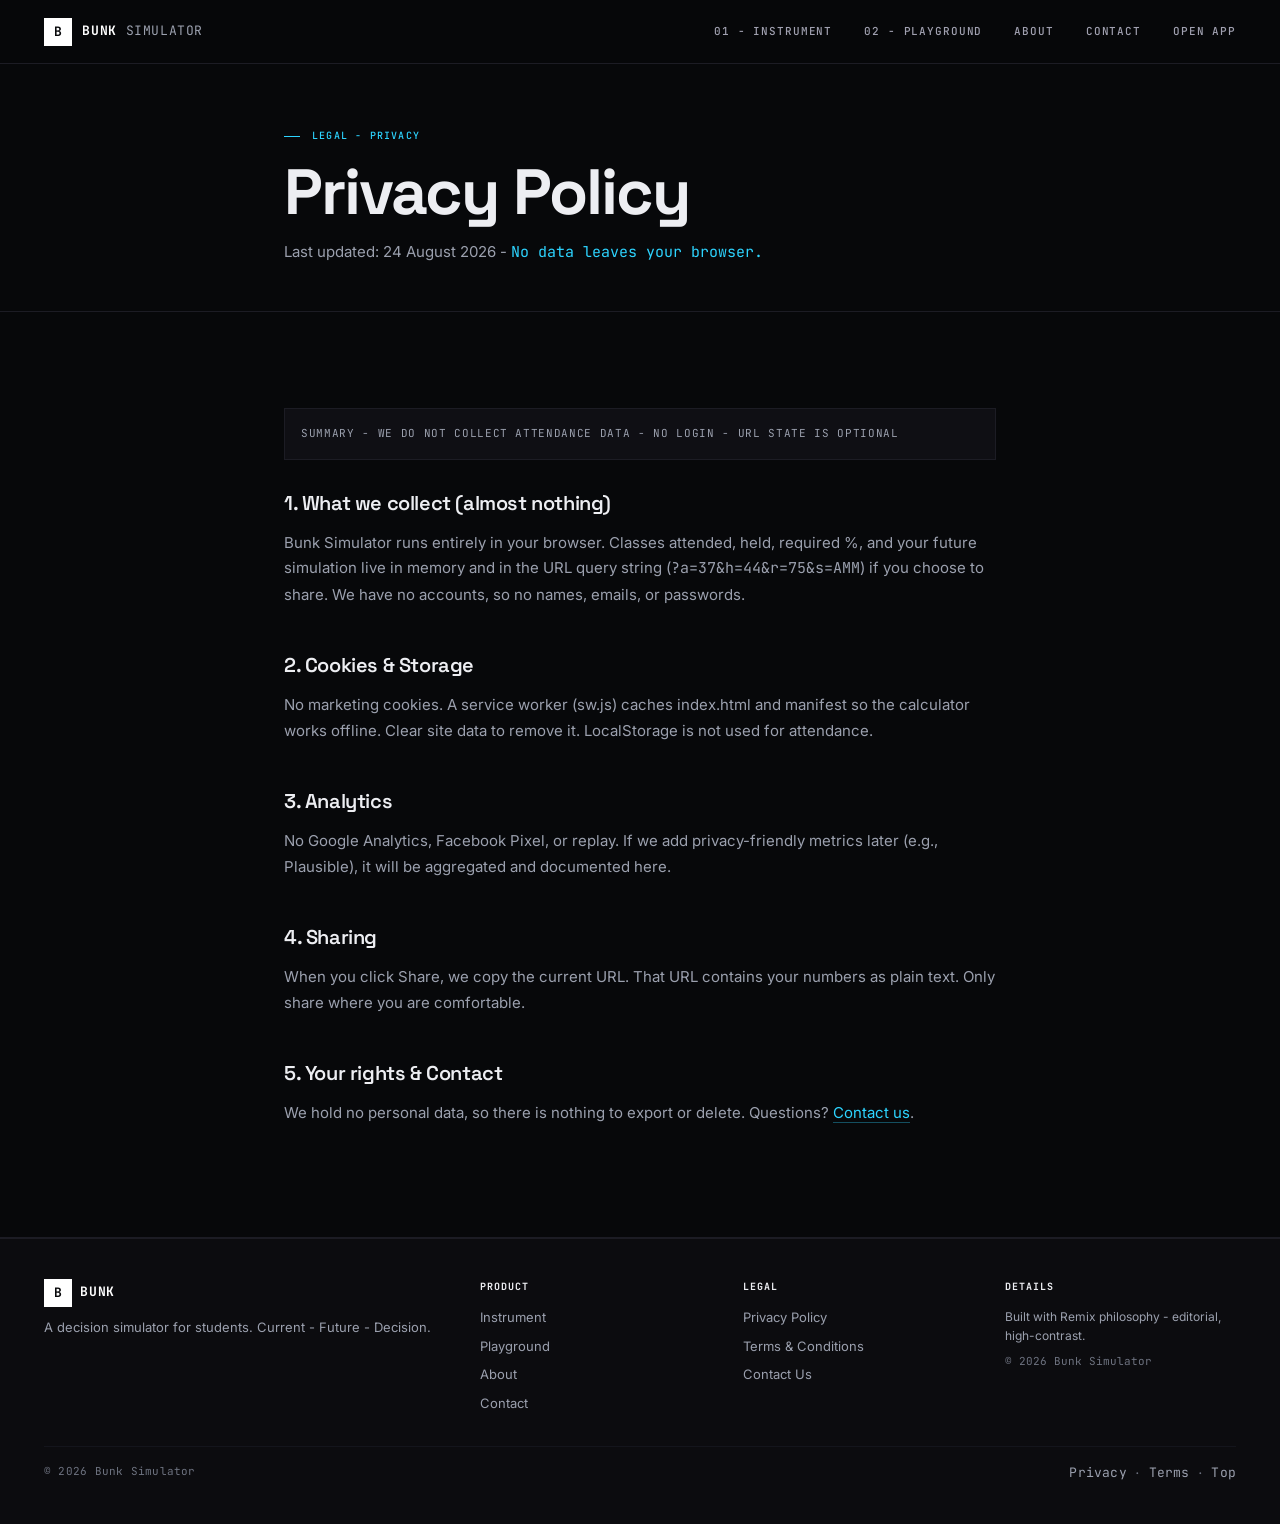
<file: privacy.html>
<!DOCTYPE html>
<html lang="en">
<head>
<!-- Google tag (gtag.js) -->
<script async src="https://www.googletagmanager.com/gtag/js?id=G-JCQENK4Z0K"></script>
<script>
  window.dataLayer = window.dataLayer || [];
  function gtag(){dataLayer.push(arguments);}
  gtag('js', new Date());

  gtag('config', 'G-JCQENK4Z0K');
</script>
<meta charset="utf-8">
<meta name="viewport" content="width=device-width, initial-scale=1">
<title>Privacy Policy - Bunk Simulator</title>
<meta name="description" content="We do not collect attendance data. Everything runs in your browser. No login, no tracking.">
<link rel="canonical" href="https://yashkharb.github.io/Bunk-Calculator/privacy.html">
<meta name="theme-color" content="#08080A">
<meta property="og:type" content="website">
<meta property="og:url" content="https://yashkharb.github.io/Bunk-Calculator/privacy.html">
<meta property="og:title" content="Privacy Policy - Bunk Simulator">
<meta property="og:description" content="We do not collect attendance data. Everything runs in your browser. No login, no tracking.">
<link rel="preconnect" href="https://fonts.googleapis.com">
<link rel="preconnect" href="https://fonts.gstatic.com" crossorigin>
<link href="https://fonts.googleapis.com/css2?family=JetBrains+Mono:wght@400;500&family=Space+Grotesk:wght@500;600;700&family=Inter:wght@400;500;600;700&display=swap" rel="stylesheet">
<link rel="icon" href="data:image/svg+xml,%3Csvg xmlns=''http://www.w3.org/2000/svg'' viewBox=''0 0 32 32''%3E%3Crect width=''32'' height=''32'' rx=''2'' fill=''%23E6E6E9''/%3E%3Ctext x=''50%25'' y=''56%25'' dominant-baseline=''middle'' text-anchor=''middle'' font-family=''monospace'' font-weight=''700'' font-size=''16'' fill=''%2307070A''%3EB%3C/text%3E%3C/svg%3E">
<link rel="manifest" href="manifest.webmanifest">
<style>
/* ========== REMIX-INSPIRED DARK EDITORIAL — ATTENDANCE OBSERVATORY ========== */
:root{
  --bg:#07080A;
  --bg-soft:#0C0C0F;
  --bg-elev:#111216;
  --surface:#12131A;
  --surface-2:#191A22;
  --surface-soft:#0F0F14;
  --border:#1C1C24;
  --border-strong:#2A2A36;
  --border-subtle:#14151C;
  --border-accent:#2DD4FF;
  --text:#EDEEF2;
  --text-strong:#FFFFFF;
  --muted:#9BA0AE;
  --soft:#6E7380;
  --faint:#2E2E38;
  --on-invert:#FFFFFF;
  --brand:#2DD4FF;
  --brand-hover:#0EA5E9;
  --brand-soft:rgba(45,212,255,0.12);
  --brand-tint:rgba(45,212,255,0.18);
  --accent:#FF3B5D;
  --accent-soft:rgba(255,59,93,0.12);
  --success:#10B981;
  --success-dim:#065F46;
  --success-bg:rgba(16,185,129,0.10);
  --warning:#F59E0B;
  --danger:#FF3B5D;
  --danger-bg:rgba(255,59,93,0.10);
  --code-bg:#0A0A0F;
  --radius-sm:2px;
  --radius-md:4px;
  --radius-lg:6px;
  --radius-pill:9999px;
  --focus:0 0 0 1px #2DD4FF, 0 0 0 4px rgba(45,212,255,0.18);
  --focus-invert:0 0 0 1px #fff, 0 0 0 4px rgba(255,255,255,0.18);
  --ease-std:cubic-bezier(0.25,0.1,0.25,1);
  --ease-emph:cubic-bezier(0.16,1,0.3,1);
  --dur-fast:140ms;
  --dur-std:240ms;
  --dur-slow:500ms;
  --font-display:"Space Grotesk", Inter, -apple-system, system-ui, sans-serif;
  --font-body:Inter, -apple-system, system-ui, sans-serif;
  --font-mono:"JetBrains Mono", ui-monospace, monospace;
  --page-width:1240px;
  --prose-width:720px;
  --gutter:24px;
  --gutter-m:16px;
  --header-h:64px;
  --section-y:96px;
  --section-y-m:64px;
}
*{box-sizing:border-box}
*::selection{background:rgba(45,212,255,0.22);color:#fff}
html{scroll-behavior:smooth;scroll-padding-top:72px;overflow-x:hidden}
@media(prefers-reduced-motion:reduce){html{scroll-behavior:auto}}
body{
  margin:0;
  font-family:var(--font-body);
  font-size:15px;
  line-height:1.6;
  color:var(--text);
  background:var(--bg);
  -webkit-font-smoothing:antialiased;
  text-rendering:optimizeLegibility;
  overflow-x:hidden;
  overflow-x:clip;
}
a{color:var(--brand);text-decoration:none;border-bottom:1px solid rgba(45,212,255,0.35);transition:color var(--dur-fast) var(--ease-std), border-color var(--dur-fast) var(--ease-std)}
a:hover{color:#fff;border-color:var(--brand)}
img{max-width:100%}
button,input,select{font:inherit}
.skip{position:absolute;left:-9999px;top:8px;z-index:100;background:var(--text-strong);color:var(--bg);padding:10px 16px;font-weight:700;font-size:12px;letter-spacing:0.06em;text-transform:uppercase}
.skip:focus{left:12px}
:focus-visible{outline:none;box-shadow:var(--focus);border-color:var(--border-accent)!important}
.sr-only{position:absolute;width:1px;height:1px;padding:0;margin:-1px;overflow:hidden;clip:rect(0,0,0,0);white-space:nowrap;border:0}
.container{max-width:var(--page-width);margin:0 auto;padding:0 var(--gutter)}
@media(max-width:640px){.container{padding:0 var(--gutter-m)}}
.grid12{display:grid;grid-template-columns:repeat(12,1fr);gap:24px}
@media(max-width:900px){.grid12{grid-template-columns:1fr;gap:20px}}
.prose{max-width:var(--prose-width)}

/* ========== HEADER — dark, mono, editorial ========== */
.header{
  position:sticky;top:0;z-index:40;
  height:var(--header-h);display:flex;align-items:center;
  background:rgba(7,8,10,0.92);
  backdrop-filter:blur(12px);-webkit-backdrop-filter:blur(12px);
  border-bottom:1px solid var(--border);
}
.header-inner{display:flex;align-items:center;justify-content:space-between;gap:24px;width:100%}
.logo{display:flex;align-items:center;gap:10px;text-decoration:none;border:0}
.logo-mark{width:28px;height:28px;background:var(--text-strong);color:var(--bg);display:grid;place-items:center;font-family:var(--font-mono);font-weight:700;font-size:13px;letter-spacing:-0.02em;line-height:1}
.logo-type{font-family:var(--font-mono);font-weight:700;font-size:13px;letter-spacing:0.06em;text-transform:uppercase;color:var(--text-strong)}
.logo-type span{font-weight:400;color:var(--muted);letter-spacing:0.04em}
.nav{display:flex;align-items:center;gap:32px}
.nav a{font-family:var(--font-mono);font-size:11px;font-weight:500;letter-spacing:0.08em;text-transform:uppercase;color:#A0A0B0;text-decoration:none;border:0;position:relative;padding:4px 0}
.nav a::before{content:"";position:absolute;left:0;bottom:0;width:100%;height:1px;background:var(--brand);transform:scaleX(0);transform-origin:left;transition:transform var(--dur-fast) var(--ease-std)}
.nav a:hover{color:var(--text-strong)}
.nav a:hover::before{transform:scaleX(1)}
.nav-cta{display:flex;align-items:center;gap:10px}
.btn{appearance:none;display:inline-flex;align-items:center;justify-content:center;gap:8px;padding:10px 18px;font-family:var(--font-mono);font-size:12px;font-weight:600;letter-spacing:0.06em;text-transform:uppercase;line-height:1;text-decoration:none;border:1px solid var(--border-strong);cursor:pointer;transition:all var(--dur-fast) var(--ease-std);white-space:nowrap}
.btn:active{transform:scale(0.98)}
.btn-primary{background:var(--text-strong);color:var(--bg);border-color:var(--text-strong)}
.btn-primary:hover{background:var(--brand);border-color:var(--brand);color:#000}
.btn-ghost{background:transparent;color:var(--muted);border-color:var(--border-strong)}
.btn-ghost:hover{color:var(--text-strong);border-color:var(--text-strong)}
.btn-brand{background:var(--brand);color:#000;border-color:var(--brand)}
.btn-brand:hover{background:#fff;border-color:#fff}
.btn-small{padding:8px 12px;font-size:11px}
.hamburger{display:none;width:40px;height:40px;background:transparent;border:1px solid var(--border-strong);align-items:center;justify-content:center;cursor:pointer}
.hamburger span,.hamburger span::before,.hamburger span::after{content:"";display:block;width:16px;height:1px;background:var(--text);position:relative;transition:all var(--dur-fast) var(--ease-std)}
.hamburger span::before{position:absolute;top:-5px}
.hamburger span::after{position:absolute;top:5px}
@media(max-width:860px){.nav{display:none}.nav.open{display:flex;position:absolute;top:var(--header-h);left:0;right:0;background:var(--bg-soft);border-bottom:1px solid var(--border);flex-direction:column;align-items:stretch;padding:20px var(--gutter-m);gap:16px}.nav.open a{font-size:12px}.hamburger{display:flex}}

/* ========== TYPOGRAPHY ========== */
.overline{font-family:var(--font-mono);font-size:10px;font-weight:500;letter-spacing:0.12em;text-transform:uppercase;color:var(--brand);display:flex;align-items:center;gap:12px}
.overline::before{content:"";width:16px;height:1px;background:var(--brand);flex-shrink:0}
.overline-cyan{color:var(--brand)}
.display{font-family:var(--font-display);font-weight:700;letter-spacing:-0.04em;line-height:0.88}
.h-display{font-family:var(--font-display);font-size:clamp(64px, 9vw, 126px);line-height:0.86;letter-spacing:-0.045em;font-weight:700}
@media(max-width:640px){.h-display{font-size:clamp(48px, 12vw, 68px);letter-spacing:-0.03em}}
.h2{font-family:var(--font-display);font-size:clamp(28px, 4vw, 44px);line-height:1.02;letter-spacing:-0.03em;font-weight:700}
.h3{font-family:var(--font-display);font-size:22px;line-height:1.15;letter-spacing:-0.02em;font-weight:600}
.body-lg{font-size:17px;line-height:1.6;color:var(--muted);max-width:520px}
.mono{font-family:var(--font-mono)}
.mono-num{font-family:var(--font-mono);font-variant-numeric:tabular-nums;font-feature-settings:"tnum" 1}
.section-label{font-family:var(--font-mono);font-size:10px;letter-spacing:0.14em;text-transform:uppercase;color:var(--soft)}
.divider{height:1px;background:var(--border);margin:0}
.divider-strong{height:1px;background:var(--border-strong)}
.section-pad{padding:var(--section-y) 0}
@media(max-width:900px){.section-pad{padding:var(--section-y-m) 0}}
@media(max-width:640px){.section-pad{padding:48px 0}}

/* ========== HERO — editorial dark, grid, instrument ========== */
.hero{
  background:var(--bg);
  border-bottom:1px solid var(--border);
  position:relative;
  overflow:hidden;
  padding:40px 0 0;
}
.hero::before{
  content:"";
  position:absolute;inset:0;
  background-image:
    linear-gradient(rgba(255,255,255,0.015) 1px, transparent 1px),
    linear-gradient(90deg, rgba(255,255,255,0.015) 1px, transparent 1px);
  background-size:32px 32px;
  mask-image:radial-gradient(800px 600px at 60% 20%, black 60%, transparent 85%);
  pointer-events:none;
}
.hero-glow{
  position:absolute;top:-30%;left:0;right:0;height:70%;
  background:radial-gradient(800px 400px at 55% 35%, rgba(45,212,255,0.07), transparent 70%);
  pointer-events:none;
}
.hero-inner{position:relative}
.hero-top{display:grid;grid-template-columns:1.1fr 0.9fr;gap:48px;align-items:end;padding-bottom:32px}
@media(max-width:900px){.hero-top{grid-template-columns:1fr;gap:24px}}
.hero-head h1{margin:16px 0 0}
.hero-head h1 span.accent{color:var(--brand)}
.hero-head h1 i{font-style:normal;color:var(--text-strong);font-weight:500}
.hero-side{padding-bottom:8px;border-left:1px solid var(--border);padding-left:24px}
@media(max-width:900px){.hero-side{border-left:0;padding-left:0;border-top:1px solid var(--border);padding-top:16px}}
.hero-side p{margin:0 0 16px;font-size:13px;line-height:1.6;color:var(--muted)}
.hero-side em{color:var(--text);font-style:normal;border-bottom:1px solid var(--brand)}
.stats{display:flex;gap:24px;margin-top:20px;border-top:1px solid var(--border);padding-top:16px}
.stat strong{font-family:var(--font-mono);font-size:13px;color:var(--text-strong);letter-spacing:-0.02em}
.stat span{font-family:var(--font-mono);font-size:10px;letter-spacing:0.08em;text-transform:uppercase;color:var(--muted);display:block;margin-top:2px}

/* ========== INSTRUMENT — dark console, not card ========== */
.instrument{
  background:var(--surface);
  border:1px solid var(--border-strong);
  border-top:2px solid var(--brand);
  margin-top:36px;
  position:relative;
}
.instrument-head{
  display:flex;align-items:center;justify-content:space-between;gap:16px;
  padding:12px 20px;
  border-bottom:1px solid var(--border);
  background:var(--bg-soft);
}
.instrument-head strong{font-family:var(--font-mono);font-size:10px;letter-spacing:0.12em;text-transform:uppercase;color:var(--brand)}
.instrument-head em{font-family:var(--font-mono);font-size:10px;letter-spacing:0.08em;text-transform:uppercase;color:var(--soft);font-style:normal;display:flex;align-items:center;gap:8px}
.instrument-head em::before{content:"";width:6px;height:6px;background:var(--success);border-radius:50%;box-shadow:0 0 8px var(--success);animation:blink 2s infinite}
@keyframes blink{0%,100%{opacity:1}50%{opacity:0.4}}
@media(prefers-reduced-motion:reduce){.instrument-head em::before{animation:none}}
.instrument-grid{
  display:grid;grid-template-columns:1fr auto 1fr 1.1fr;
  gap:0;
  align-items:stretch;
}
@media(max-width:860px){.instrument-grid{grid-template-columns:1fr auto 1fr}}
@media(max-width:560px){.instrument-grid{grid-template-columns:1fr;gap:0}}
.instrument-field{
  padding:20px 20px 16px;
  border-right:1px solid var(--border);
  display:flex;flex-direction:column;gap:8px;
}
.instrument-field:last-child{border-right:0}
@media(max-width:860px){.instrument-field:last-child{grid-column:1/-1;border-right:0;border-top:1px solid var(--border)}}
@media(max-width:560px){.instrument-field{border-right:0;border-bottom:1px solid var(--border)}.instrument-field:last-child{border-bottom:0}}
.field-label{font-family:var(--font-mono);font-size:10px;letter-spacing:0.12em;text-transform:uppercase;color:var(--muted);display:flex;justify-content:space-between}
.field-label small{color:var(--soft);letter-spacing:0.06em}
.field-row{display:flex;align-items:baseline;gap:12px}
.field-input{
  flex:1;min-width:0;
  background:transparent;border:0;border-bottom:2px solid var(--border-strong);
  color:var(--text-strong);font-family:var(--font-display);font-size:42px;font-weight:700;
  letter-spacing:-0.03em;line-height:1;padding:8px 0 10px;
  outline:0;transition:border-color var(--dur-fast) var(--ease-std);
  width:100%;
}
.instrument-field{min-width:0}
.field-input:focus{border-color:var(--brand)}
.field-input[aria-invalid="true"]{border-color:var(--accent);color:var(--accent)}
.field-suffix{font-family:var(--font-mono);font-size:12px;color:var(--soft);margin-top:10px}
.div-slash{
  display:grid;place-items:center;
  font-family:var(--font-display);font-size:28px;color:var(--faint);padding:0 12px;
  border-right:1px solid var(--border);
}
@media(max-width:560px){.div-slash{display:none}}
.preset-rail{display:flex;flex-wrap:wrap;gap:6px;margin-top:10px}
.preset{
  appearance:none;padding:8px 12px;
  background:transparent;border:1px solid var(--border-strong);
  font-family:var(--font-mono);font-size:12px;font-weight:600;letter-spacing:0.04em;
  color:var(--muted);cursor:pointer;transition:all var(--dur-fast) var(--ease-std);
}
.preset:hover{border-color:var(--text);color:var(--text)}
.preset.active{background:var(--text-strong);border-color:var(--text-strong);color:var(--bg)}
.preset.active-blue{background:var(--brand);border-color:var(--brand);color:#000}
.error-msg{font-family:var(--font-mono);font-size:11px;color:var(--accent);min-height:14px;margin-top:6px}

/* ========== RESULT STAGE — huge moment ========== */
.result-stage{
  border-top:1px solid var(--border);
  background:var(--bg-soft);
  display:grid;grid-template-columns:1.1fr 0.9fr;
  gap:0;
}
@media(max-width:860px){.result-stage{grid-template-columns:1fr}}
.result-left{
  padding:28px 24px;
  border-right:1px solid var(--border);
  display:flex;flex-direction:column;gap:12px;
}
@media(max-width:860px){.result-left{border-right:0;border-bottom:1px solid var(--border)}}
.pct-row{display:flex;align-items:baseline;gap:16px;flex-wrap:wrap}
.pct-big{font-family:var(--font-display);font-size:clamp(54px, 7vw, 80px);font-weight:700;letter-spacing:-0.04em;line-height:0.88}
.pct-big small{font-size:0.5em;opacity:0.5;font-weight:500}
.pct-delta{font-family:var(--font-mono);font-size:11px;letter-spacing:0.06em;text-transform:uppercase;padding:6px 10px;border:1px solid var(--border-strong);background:var(--surface-2);color:var(--muted)}
.pct-caption{font-family:var(--font-mono);font-size:11px;color:var(--soft);letter-spacing:0.02em}
.bar-wrap{margin-top:8px}
.pct-bar{height:2px;background:var(--border-strong);position:relative}
.pct-fill{height:100%;background:var(--brand);transition:width var(--dur-slow) var(--ease-emph)}
.pct-needle{position:absolute;top:0;bottom:0;width:2px;background:var(--text-strong);transform:translateX(-50%)}
.pct-needle em{position:absolute;bottom:100%;left:50%;transform:translateX(-50%);background:var(--text-strong);color:var(--bg);font-family:var(--font-mono);font-size:9px;letter-spacing:0.08em;text-transform:uppercase;padding:3px 6px;white-space:nowrap;font-style:normal}
.result-right{
  padding:24px;
  display:flex;flex-direction:column;justify-content:center;gap:14px;
  background:var(--surface);
}
.result-status{font-family:var(--font-display);font-size:22px;font-weight:700;letter-spacing:-0.02em;line-height:1.1}
.result-status small{display:block;font-family:var(--font-mono);font-size:10px;letter-spacing:0.1em;text-transform:uppercase;color:var(--muted);margin-bottom:8px}
.result-desc{font-size:13px;line-height:1.6;color:var(--muted)}
.result-meta{display:flex;flex-wrap:wrap;gap:8px;margin-top:4px}
.meta-chip{font-family:var(--font-mono);font-size:11px;letter-spacing:0.04em;padding:6px 10px;border:1px solid var(--border-strong);background:rgba(255,255,255,0.04);color:var(--muted)}
.result-banner.safe .result-status{color:var(--text-strong)}
.result-banner.warning .result-status{color:var(--warning)}
.result-banner.danger .result-status{color:var(--accent)}
.result-banner.neutral .result-status{color:var(--muted)}
.math-panel{border-top:1px solid var(--border);padding:14px 20px;background:var(--surface-soft);font-size:12px;line-height:1.6;color:var(--muted)}
.math-panel strong{color:var(--text)}
.math-panel .mono{color:var(--brand)}

/* ========== BUNK TOMORROW — inverted strip ========== */
.bunk-strip{
  border-top:1px solid var(--border);
  background:var(--bg);
  display:grid;grid-template-columns:1fr auto;
  gap:24px;align-items:center;
  padding:18px 20px;
}
@media(max-width:640px){.bunk-strip{grid-template-columns:1fr}}
.bunk-strip h3{font-family:var(--font-display);font-size:18px;font-weight:700;letter-spacing:-0.02em;margin:0}
.bunk-strip p{font-size:12px;color:var(--muted);margin:4px 0 0}
.bunk-answer{font-family:var(--font-mono);font-size:12px;padding:10px 14px;border:1px solid var(--border-strong);background:var(--surface-2);min-width:220px}
.bunk-answer.yes{border-color:rgba(16,185,129,0.4);color:#6EE7B7}
.bunk-answer.no{border-color:rgba(255,59,93,0.4);color:#FF8DA1}

/* ========== STRIP SECTIONS — open, not card ========== */
.strip{border-bottom:1px solid var(--border)}
.strip-head{display:flex;align-items:end;justify-content:space-between;gap:16px;flex-wrap:wrap;margin-bottom:20px}
.strip h2{margin:0}
.strip p.helper{color:var(--muted);max-width:520px}
.table-wrap{border:1px solid var(--border);overflow:auto;max-width:100%}
table{width:100%;border-collapse:collapse;font-size:13px;min-width:520px}
@media(max-width:640px){table{min-width:480px}}
thead th{font-family:var(--font-mono);font-size:10px;letter-spacing:0.1em;text-transform:uppercase;color:var(--muted);text-align:left;padding:12px 16px;border-bottom:1px solid var(--border);background:var(--surface-soft);white-space:nowrap}
tbody td{padding:14px 16px;border-bottom:1px solid var(--border-subtle);color:var(--text)}
tbody tr:last-child td{border-bottom:0}
tbody tr:hover td{background:var(--surface-soft)}
tbody tr{cursor:pointer}
.status{font-family:var(--font-mono);font-size:11px;letter-spacing:0.04em;padding:4px 8px;border:1px solid;display:inline-flex}
.status.ok{border-color:rgba(16,185,129,0.3);color:#6EE7B7;background:rgba(16,185,129,0.08)}
.status.bad{border-color:rgba(255,59,93,0.3);color:#FF8DA1;background:rgba(255,59,93,0.08)}

/* buffer as ruler */
.buffer{padding:var(--section-y) 0;border-bottom:1px solid var(--border)}
.buffer-grid{display:grid;grid-template-columns:1fr 1fr;gap:48px;align-items:center}
@media(max-width:860px){.buffer-grid{grid-template-columns:1fr;gap:24px}}
.bar-rail{border:1px solid var(--border);padding:20px;background:var(--surface-soft)}
.bar-track{height:8px;background:var(--border-strong);position:relative;display:flex;overflow:hidden}
.bar-seg{height:100%;transition:width var(--dur-slow) var(--ease-emph)}
.bar-labels{display:flex;justify-content:space-between;margin-top:10px;font-family:var(--font-mono);font-size:11px;color:var(--muted)}
.legend{display:flex;gap:16px;flex-wrap:wrap;margin-top:16px;font-size:11px;font-family:var(--font-mono);letter-spacing:0.06em;text-transform:uppercase;color:var(--muted)}
.legend i{width:10px;height:10px;display:inline-block;vertical-align:middle;margin-right:6px}

/* ========== SIMULATOR PLAYGROUND ========== */
.playground{padding:var(--section-y) 0;border-bottom:1px solid var(--border)}
.play-head{display:flex;align-items:end;justify-content:space-between;gap:16px;flex-wrap:wrap;margin-bottom:24px}
.sim-grid{display:grid;grid-template-columns:520px 1fr;gap:24px;align-items:start}
@media(max-width:1000px){.sim-grid{grid-template-columns:1fr}}
.sequencer{border:1px solid var(--border-strong);background:var(--surface-soft)}
.seq-head{display:flex;align-items:center;justify-content:space-between;padding:12px 16px;border-bottom:1px solid var(--border);background:var(--surface-2)}
.seq-title{font-family:var(--font-mono);font-size:10px;letter-spacing:0.1em;text-transform:uppercase;color:var(--muted)}
.seq-actions{display:flex;gap:8px}
.sim-list{display:flex;flex-direction:column}
.sim-row{
  display:grid;grid-template-columns:64px 1fr 40px;
  gap:12px;align-items:center;
  padding:12px 16px;
  border-bottom:1px solid var(--border-subtle);
  transition:background var(--dur-fast) var(--ease-std);
}
.sim-row:last-child{border-bottom:0}
.sim-row.miss{background:rgba(255,59,93,0.06)}
.sim-row.attend{background:rgba(16,185,129,0.04)}
.sim-day{font-family:var(--font-mono);font-size:11px;font-weight:600;letter-spacing:0.06em;text-transform:uppercase;color:var(--muted)}
.sim-day small{font-size:9px;letter-spacing:0.08em;display:block;color:var(--soft)}
.seg{display:flex;gap:6px}
.seg button{flex:1;padding:8px 12px;font-family:var(--font-mono);font-size:11px;letter-spacing:0.04em;text-transform:uppercase;border:1px solid var(--border-strong);background:transparent;color:var(--muted);cursor:pointer}
.seg button.active-attend{background:var(--text-strong);border-color:var(--text-strong);color:var(--bg)}
.seg button.active-miss{background:var(--accent);border-color:var(--accent);color:#fff}
.rm{width:32px;height:32px;border:1px solid var(--border);background:transparent;color:var(--soft);cursor:pointer;display:grid;place-items:center}
.rm:hover{border-color:var(--accent);color:var(--accent)}
.empty{border:1px dashed var(--border-strong);padding:40px 24px;text-align:center;background:transparent}
.empty strong{font-family:var(--font-display);font-size:18px;display:block;margin-bottom:8px}
.empty p{color:var(--muted);font-size:13px;margin:0 0 16px}
.week-grid{display:grid;grid-template-columns:repeat(5,1fr);gap:8px}
@media(max-width:640px){.week-grid{grid-template-columns:repeat(5,1fr);gap:6px}}
.week-day{border:1px solid var(--border-strong);background:transparent;padding:14px 8px;text-align:center;cursor:pointer;transition:all var(--dur-fast) var(--ease-std)}
.week-day strong{font-family:var(--font-mono);font-size:11px;letter-spacing:0.06em;text-transform:uppercase;display:block}
.week-day span{font-family:var(--font-mono);font-size:10px;margin-top:6px;display:inline-block;padding:4px 8px;border:1px solid var(--border);background:var(--surface)}
.week-day.attend{border-color:var(--text-strong);background:var(--text-strong);color:var(--bg)}
.week-day.attend span{background:var(--bg);color:var(--text);border-color:var(--bg)}
.week-day.miss{border-color:var(--accent);background:rgba(255,59,93,0.14);color:var(--accent)}
.outcome{border:1px solid var(--border-strong);background:var(--surface);padding:20px;position:sticky;top:72px}
.outcome-label{font-family:var(--font-mono);font-size:10px;letter-spacing:0.12em;text-transform:uppercase;color:var(--brand)}
.outcome-pct{font-family:var(--font-display);font-size:44px;font-weight:700;letter-spacing:-0.03em;line-height:1;margin-top:6px}
.outcome-caption{font-family:var(--font-mono);font-size:11px;color:var(--muted);margin-top:4px}
.mini-grid{display:grid;grid-template-columns:1fr 1fr;gap:8px;margin-top:16px}
.mini{border:1px solid var(--border);padding:10px 12px;background:var(--surface-2)}
.mini em{font-family:var(--font-mono);font-size:9px;letter-spacing:0.08em;text-transform:uppercase;color:var(--muted);font-style:normal;display:block;margin-bottom:4px}
.mini strong{font-family:var(--font-mono);font-size:14px}
.state-banner{margin-top:12px;padding:12px 14px;border:1px solid;display:flex;gap:10px;align-items:flex-start;font-size:13px;line-height:1.5}
.state-banner.safe{background:rgba(16,185,129,0.08);border-color:rgba(16,185,129,0.25);color:#6EE7B7}
.state-banner.warn{background:rgba(245,158,11,0.08);border-color:rgba(245,158,11,0.25);color:#FCD34D}
.state-banner.danger{background:rgba(255,59,93,0.08);border-color:rgba(255,59,93,0.25);color:#FF8DA1}
.state-banner .dot{width:8px;height:8px;border-radius:50%;background:currentColor;margin-top:6px;flex-shrink:0}

/* ========== MANIFESTO BAND ========== */
.band{
  background:var(--text-strong);
  color:var(--bg);
  padding:80px 0;
  position:relative;overflow:hidden;
}
.band::before{content:"";position:absolute;inset:0;background:radial-gradient(700px 400px at 20% 0%, rgba(45,212,255,0.12), transparent 70%);pointer-events:none}
.band-inner{position:relative}
.band h2{color:var(--bg);margin:0 0 12px;font-family:var(--font-display)}
.band p{color:rgba(7,8,10,0.6);max-width:640px}
.band-grid{display:grid;grid-template-columns:repeat(3,1fr);gap:1px;background:rgba(0,0,0,0.12);margin-top:32px;border:1px solid rgba(0,0,0,0.08)}
@media(max-width:800px){.band-grid{grid-template-columns:1fr}}
.band-card{background:rgba(255,255,255,0.96);padding:24px}
.band-card h3{font-family:var(--font-display);font-size:16px;margin:0 0 6px;letter-spacing:-0.01em}
.band-card p{font-size:13px;line-height:1.6;color:rgba(0,0,0,0.6);margin:0}

/* ========== HOW / FAQ / FOOTER ========== */
.how{padding:var(--section-y) 0;border-bottom:1px solid var(--border)}
.how-grid{display:grid;grid-template-columns:1.2fr 0.8fr;gap:32px;align-items:start}
@media(max-width:900px){.how-grid{grid-template-columns:1fr}}
.code-block{background:var(--surface-2);border:1px solid var(--border);padding:14px 16px;font-family:var(--font-mono);font-size:12px;color:var(--brand);overflow:auto}
.code-block.invert{background:#000;border-color:#1A1A1A;color:#fff}
.faq{padding:var(--section-y) 0;border-bottom:1px solid var(--border)}
.faq-item{border-bottom:1px solid var(--border-subtle)}
.faq-q{width:100%;display:flex;align-items:center;justify-content:space-between;gap:16px;padding:18px 0;background:none;border:0;text-align:left;cursor:pointer;font-family:var(--font-display);font-size:16px;font-weight:600;color:var(--text);transition:color var(--dur-fast) var(--ease-std)}
.faq-q:hover{color:var(--brand)}
.faq-a{padding:0 0 16px;color:var(--muted);font-size:13px;line-height:1.7}
.footer{border-top:1px solid var(--border);padding:40px 0;background:var(--bg-soft)}
.footer-grid{display:grid;grid-template-columns:1.4fr 0.8fr 0.8fr 0.8fr;gap:32px}
@media(max-width:820px){.footer-grid{grid-template-columns:1fr 1fr}}
@media(max-width:520px){.footer-grid{grid-template-columns:1fr}}
.footer h4{font-family:var(--font-mono);font-size:10px;letter-spacing:0.1em;text-transform:uppercase;color:var(--text);margin:0 0 12px}
.footer a,.footer p{font-size:13px;color:var(--muted);text-decoration:none;border:0}
.footer a:hover{color:var(--text)}
.foot-bottom{margin-top:32px;padding-top:16px;border-top:1px solid var(--border-subtle);display:flex;justify-content:space-between;gap:12px;flex-wrap:wrap;font-size:11px;font-family:var(--font-mono);color:var(--soft);letter-spacing:0.02em}
.visual-rail{height:1px;background:linear-gradient(90deg, var(--brand), transparent 60%);opacity:0.5;margin:16px 0}

/* motion */
@media(prefers-reduced-motion:reduce){*,*::before,*::after{animation:none!important;transition:none!important}}
</style>
<link rel="stylesheet" href="mobile-fix.css">
</head>
<body>
<a href="#main" class="skip">Skip to content</a>
<header class="header" id="header" role="banner">
  <div class="container header-inner">
    <a href="index.html" class="logo" aria-label="Bunk home"><span class="logo-mark">B</span><span class="logo-type">BUNK <span>SIMULATOR</span></span></a>
    <button class="hamburger" id="hamburger" aria-label="Toggle navigation" aria-expanded="false" aria-controls="nav"><span></span></button>
    <nav class="nav" id="nav" aria-label="Main">
      <a href="index.html#calculator">01 - Instrument</a>
      <a href="index.html#simulator">02 - Playground</a>
      <a href="about.html">About</a>
      <a href="contact.html">Contact</a>
      <div class="nav-cta"><a href="index.html" class="btn btn-ghost btn-small">Open App</a></div>
    </nav>
  </div>
</header>
<main id="main">

<section style="border-bottom:1px solid var(--border);background:var(--bg);padding:64px 0 32px">
  <div class="container" style="max-width:760px"><div class="overline">Legal - Privacy</div><h1 class="h2" style="margin:16px 0 12px;font-size:clamp(36px, 6vw, 64px)">Privacy Policy</h1><p style="color:var(--muted)">Last updated: 24 August 2026 - <span class="mono" style="color:var(--brand)">No data leaves your browser.</span></p></div>
</section>
<section class="section-pad" style="border-bottom:1px solid var(--border)">
  <div class="container" style="max-width:760px">
    <div style="border:1px solid var(--border);background:var(--surface-soft);padding:16px;font-family:var(--font-mono);font-size:11px;letter-spacing:0.06em;text-transform:uppercase;color:var(--muted)">Summary - We do not collect attendance data - No login - URL state is optional</div>
    <div style="margin-top:32px;display:flex;flex-direction:column;gap:32px">
      <div><h3 class="h3" style="font-size:20px;margin:0 0 8px">1. What we collect (almost nothing)</h3><p style="color:var(--muted);line-height:1.7">Bunk Simulator runs entirely in your browser. Classes attended, held, required %, and your future simulation live in memory and in the URL query string (<span class="mono">?a=37&h=44&r=75&s=AMM</span>) if you choose to share. We have no accounts, so no names, emails, or passwords.</p></div>
      <div><h3 class="h3" style="font-size:20px;margin:0 0 8px">2. Cookies & Storage</h3><p style="color:var(--muted);line-height:1.7">No marketing cookies. A service worker (sw.js) caches index.html and manifest so the calculator works offline. Clear site data to remove it. LocalStorage is not used for attendance.</p></div>
      <div><h3 class="h3" style="font-size:20px;margin:0 0 8px">3. Analytics</h3><p style="color:var(--muted);line-height:1.7">No Google Analytics, Facebook Pixel, or replay. If we add privacy-friendly metrics later (e.g., Plausible), it will be aggregated and documented here.</p></div>
      <div><h3 class="h3" style="font-size:20px;margin:0 0 8px">4. Sharing</h3><p style="color:var(--muted);line-height:1.7">When you click Share, we copy the current URL. That URL contains your numbers as plain text. Only share where you are comfortable.</p></div>
      <div><h3 class="h3" style="font-size:20px;margin:0 0 8px">5. Your rights & Contact</h3><p style="color:var(--muted);line-height:1.7">We hold no personal data, so there is nothing to export or delete. Questions? <a href="contact.html">Contact us</a>.</p></div>
    </div>
  </div>
</section>

</main>
<footer class="footer" role="contentinfo">
  <div class="container">
    <div class="footer-grid">
      <div><div style="display:flex;align-items:center;gap:8px;margin-bottom:10px"><span class="logo-mark">B</span><span class="logo-type">BUNK</span></div><p style="margin:0;font-size:13px;color:var(--muted)">A decision simulator for students. Current - Future - Decision.</p></div>
      <div><h4>Product</h4><div style="display:flex;flex-direction:column;gap:8px"><a href="index.html#calculator">Instrument</a><a href="index.html#simulator">Playground</a><a href="about.html">About</a><a href="contact.html">Contact</a></div></div>
      <div><h4>Legal</h4><div style="display:flex;flex-direction:column;gap:8px"><a href="privacy.html">Privacy Policy</a><a href="terms.html">Terms & Conditions</a><a href="contact.html">Contact Us</a></div></div>
      <div><h4>Details</h4><p style="margin:0;font-size:12px;color:var(--muted)">Built with Remix philosophy - editorial, high-contrast.</p><p style="margin:8px 0 0;font-size:11px;font-family:var(--font-mono);color:var(--soft)">&copy; <span id="year"></span> Bunk Simulator</p></div>
    </div>
    <div class="foot-bottom"><span>&copy; <span id="year2"></span> Bunk Simulator</span><span><a href="privacy.html" style="border:0">Privacy</a> &middot; <a href="terms.html" style="border:0">Terms</a> &middot; <a href="#" onclick="window.scrollTo(0,0);return false" style="border:0">Top</a></span></div>
  </div>
</footer>
<script>
document.getElementById("hamburger")?.addEventListener("click",()=>{const n=document.getElementById("nav"),b=document.getElementById("hamburger");const o=n.classList.toggle("open");b.setAttribute("aria-expanded",o?"true":"false")});
document.addEventListener("click",e=>{if(!e.target.closest("#header")&&document.getElementById("nav").classList.contains("open")){document.getElementById("nav").classList.remove("open");document.getElementById("hamburger").setAttribute("aria-expanded","false")}});
window.addEventListener("scroll",()=>document.getElementById("header").classList.toggle("scrolled",scrollY>6),{passive:true});
const y=new Date().getFullYear(); document.getElementById("year")&&(document.getElementById("year").textContent=y); document.getElementById("year2")&&(document.getElementById("year2").textContent=y);
</script>
</body>
</html>
</file>
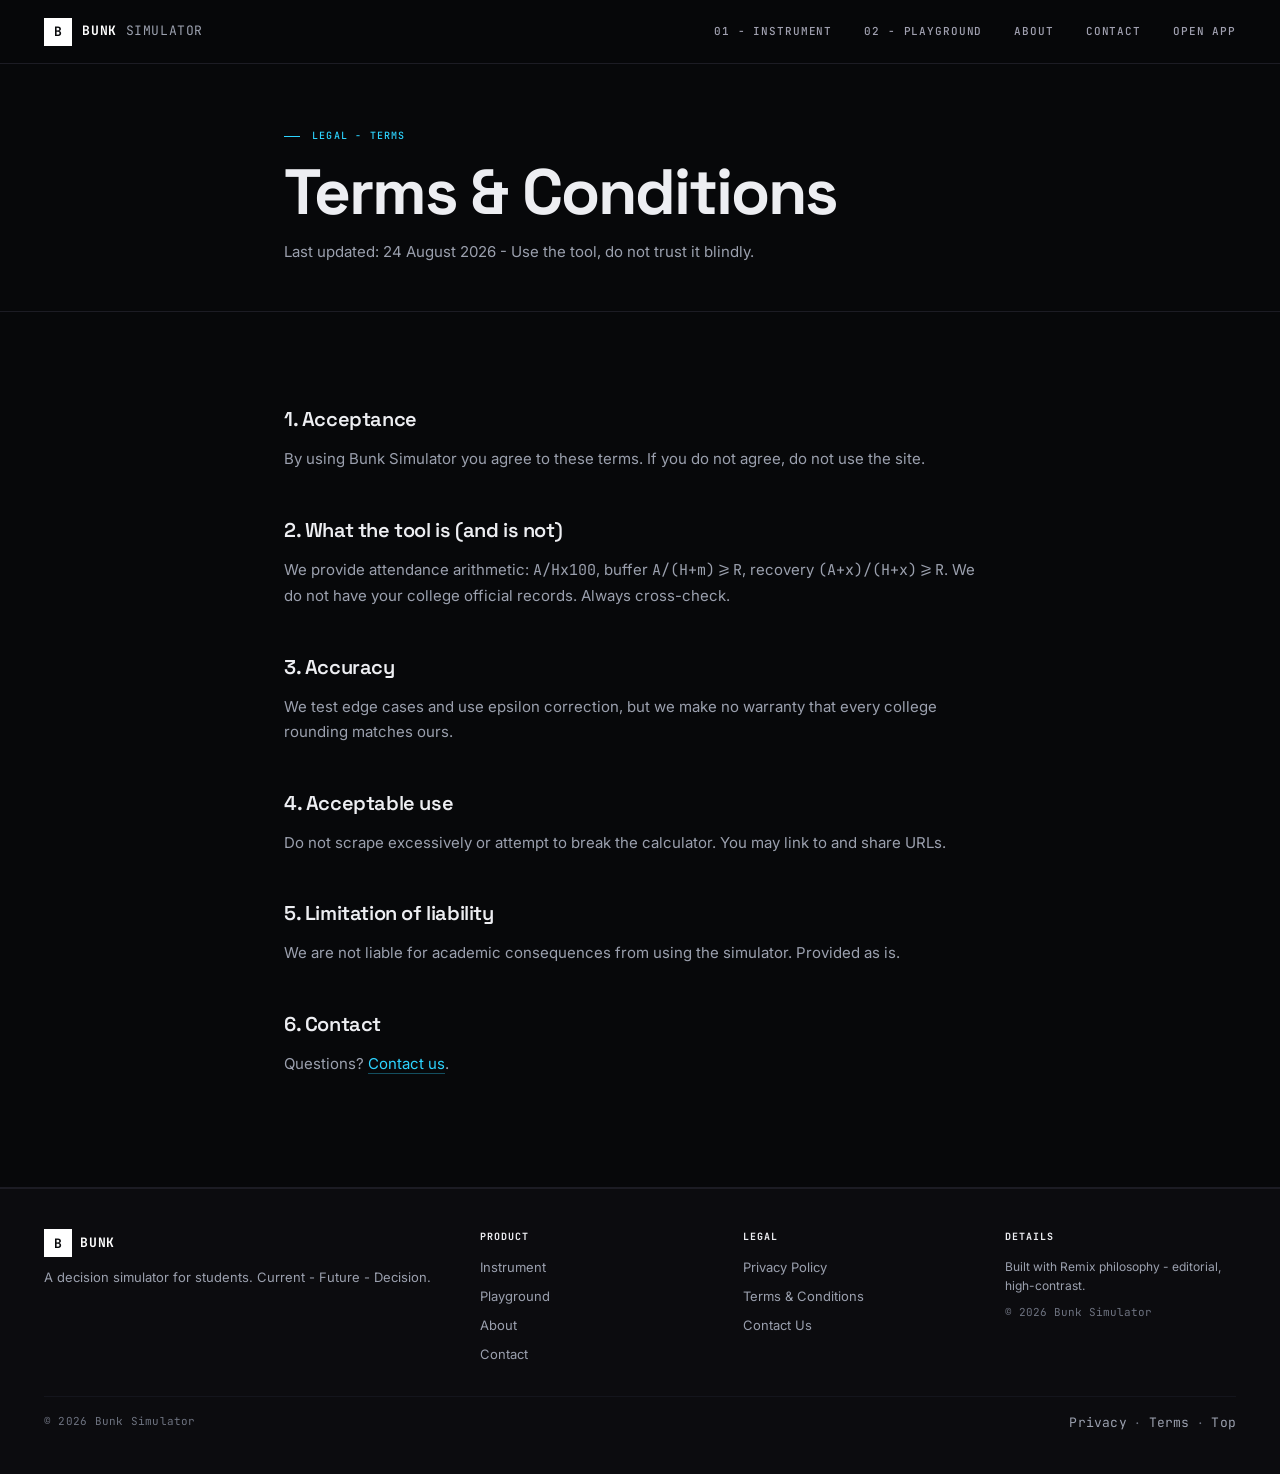
<file: terms.html>
<!DOCTYPE html>
<html lang="en">
<head>
<!-- Google tag (gtag.js) -->
<script async src="https://www.googletagmanager.com/gtag/js?id=G-JCQENK4Z0K"></script>
<script>
  window.dataLayer = window.dataLayer || [];
  function gtag(){dataLayer.push(arguments);}
  gtag('js', new Date());

  gtag('config', 'G-JCQENK4Z0K');
</script>
<meta charset="utf-8">
<meta name="viewport" content="width=device-width, initial-scale=1">
<title>Terms & Conditions - Bunk Simulator</title>
<meta name="description" content="Use Bunk Simulator as an aid, not a guarantee. Always verify with your institution.">
<link rel="canonical" href="https://yashkharb.github.io/Bunk-Calculator/terms.html">
<meta name="theme-color" content="#08080A">
<meta property="og:type" content="website">
<meta property="og:url" content="https://yashkharb.github.io/Bunk-Calculator/terms.html">
<meta property="og:title" content="Terms & Conditions - Bunk Simulator">
<meta property="og:description" content="Use Bunk Simulator as an aid, not a guarantee. Always verify with your institution.">
<link rel="preconnect" href="https://fonts.googleapis.com">
<link rel="preconnect" href="https://fonts.gstatic.com" crossorigin>
<link href="https://fonts.googleapis.com/css2?family=JetBrains+Mono:wght@400;500&family=Space+Grotesk:wght@500;600;700&family=Inter:wght@400;500;600;700&display=swap" rel="stylesheet">
<link rel="icon" href="data:image/svg+xml,%3Csvg xmlns=''http://www.w3.org/2000/svg'' viewBox=''0 0 32 32''%3E%3Crect width=''32'' height=''32'' rx=''2'' fill=''%23E6E6E9''/%3E%3Ctext x=''50%25'' y=''56%25'' dominant-baseline=''middle'' text-anchor=''middle'' font-family=''monospace'' font-weight=''700'' font-size=''16'' fill=''%2307070A''%3EB%3C/text%3E%3C/svg%3E">
<link rel="manifest" href="manifest.webmanifest">
<style>
/* ========== REMIX-INSPIRED DARK EDITORIAL — ATTENDANCE OBSERVATORY ========== */
:root{
  --bg:#07080A;
  --bg-soft:#0C0C0F;
  --bg-elev:#111216;
  --surface:#12131A;
  --surface-2:#191A22;
  --surface-soft:#0F0F14;
  --border:#1C1C24;
  --border-strong:#2A2A36;
  --border-subtle:#14151C;
  --border-accent:#2DD4FF;
  --text:#EDEEF2;
  --text-strong:#FFFFFF;
  --muted:#9BA0AE;
  --soft:#6E7380;
  --faint:#2E2E38;
  --on-invert:#FFFFFF;
  --brand:#2DD4FF;
  --brand-hover:#0EA5E9;
  --brand-soft:rgba(45,212,255,0.12);
  --brand-tint:rgba(45,212,255,0.18);
  --accent:#FF3B5D;
  --accent-soft:rgba(255,59,93,0.12);
  --success:#10B981;
  --success-dim:#065F46;
  --success-bg:rgba(16,185,129,0.10);
  --warning:#F59E0B;
  --danger:#FF3B5D;
  --danger-bg:rgba(255,59,93,0.10);
  --code-bg:#0A0A0F;
  --radius-sm:2px;
  --radius-md:4px;
  --radius-lg:6px;
  --radius-pill:9999px;
  --focus:0 0 0 1px #2DD4FF, 0 0 0 4px rgba(45,212,255,0.18);
  --focus-invert:0 0 0 1px #fff, 0 0 0 4px rgba(255,255,255,0.18);
  --ease-std:cubic-bezier(0.25,0.1,0.25,1);
  --ease-emph:cubic-bezier(0.16,1,0.3,1);
  --dur-fast:140ms;
  --dur-std:240ms;
  --dur-slow:500ms;
  --font-display:"Space Grotesk", Inter, -apple-system, system-ui, sans-serif;
  --font-body:Inter, -apple-system, system-ui, sans-serif;
  --font-mono:"JetBrains Mono", ui-monospace, monospace;
  --page-width:1240px;
  --prose-width:720px;
  --gutter:24px;
  --gutter-m:16px;
  --header-h:64px;
  --section-y:96px;
  --section-y-m:64px;
}
*{box-sizing:border-box}
*::selection{background:rgba(45,212,255,0.22);color:#fff}
html{scroll-behavior:smooth;scroll-padding-top:72px;overflow-x:hidden}
@media(prefers-reduced-motion:reduce){html{scroll-behavior:auto}}
body{
  margin:0;
  font-family:var(--font-body);
  font-size:15px;
  line-height:1.6;
  color:var(--text);
  background:var(--bg);
  -webkit-font-smoothing:antialiased;
  text-rendering:optimizeLegibility;
  overflow-x:hidden;
  overflow-x:clip;
}
a{color:var(--brand);text-decoration:none;border-bottom:1px solid rgba(45,212,255,0.35);transition:color var(--dur-fast) var(--ease-std), border-color var(--dur-fast) var(--ease-std)}
a:hover{color:#fff;border-color:var(--brand)}
img{max-width:100%}
button,input,select{font:inherit}
.skip{position:absolute;left:-9999px;top:8px;z-index:100;background:var(--text-strong);color:var(--bg);padding:10px 16px;font-weight:700;font-size:12px;letter-spacing:0.06em;text-transform:uppercase}
.skip:focus{left:12px}
:focus-visible{outline:none;box-shadow:var(--focus);border-color:var(--border-accent)!important}
.sr-only{position:absolute;width:1px;height:1px;padding:0;margin:-1px;overflow:hidden;clip:rect(0,0,0,0);white-space:nowrap;border:0}
.container{max-width:var(--page-width);margin:0 auto;padding:0 var(--gutter)}
@media(max-width:640px){.container{padding:0 var(--gutter-m)}}
.grid12{display:grid;grid-template-columns:repeat(12,1fr);gap:24px}
@media(max-width:900px){.grid12{grid-template-columns:1fr;gap:20px}}
.prose{max-width:var(--prose-width)}

/* ========== HEADER — dark, mono, editorial ========== */
.header{
  position:sticky;top:0;z-index:40;
  height:var(--header-h);display:flex;align-items:center;
  background:rgba(7,8,10,0.92);
  backdrop-filter:blur(12px);-webkit-backdrop-filter:blur(12px);
  border-bottom:1px solid var(--border);
}
.header-inner{display:flex;align-items:center;justify-content:space-between;gap:24px;width:100%}
.logo{display:flex;align-items:center;gap:10px;text-decoration:none;border:0}
.logo-mark{width:28px;height:28px;background:var(--text-strong);color:var(--bg);display:grid;place-items:center;font-family:var(--font-mono);font-weight:700;font-size:13px;letter-spacing:-0.02em;line-height:1}
.logo-type{font-family:var(--font-mono);font-weight:700;font-size:13px;letter-spacing:0.06em;text-transform:uppercase;color:var(--text-strong)}
.logo-type span{font-weight:400;color:var(--muted);letter-spacing:0.04em}
.nav{display:flex;align-items:center;gap:32px}
.nav a{font-family:var(--font-mono);font-size:11px;font-weight:500;letter-spacing:0.08em;text-transform:uppercase;color:#A0A0B0;text-decoration:none;border:0;position:relative;padding:4px 0}
.nav a::before{content:"";position:absolute;left:0;bottom:0;width:100%;height:1px;background:var(--brand);transform:scaleX(0);transform-origin:left;transition:transform var(--dur-fast) var(--ease-std)}
.nav a:hover{color:var(--text-strong)}
.nav a:hover::before{transform:scaleX(1)}
.nav-cta{display:flex;align-items:center;gap:10px}
.btn{appearance:none;display:inline-flex;align-items:center;justify-content:center;gap:8px;padding:10px 18px;font-family:var(--font-mono);font-size:12px;font-weight:600;letter-spacing:0.06em;text-transform:uppercase;line-height:1;text-decoration:none;border:1px solid var(--border-strong);cursor:pointer;transition:all var(--dur-fast) var(--ease-std);white-space:nowrap}
.btn:active{transform:scale(0.98)}
.btn-primary{background:var(--text-strong);color:var(--bg);border-color:var(--text-strong)}
.btn-primary:hover{background:var(--brand);border-color:var(--brand);color:#000}
.btn-ghost{background:transparent;color:var(--muted);border-color:var(--border-strong)}
.btn-ghost:hover{color:var(--text-strong);border-color:var(--text-strong)}
.btn-brand{background:var(--brand);color:#000;border-color:var(--brand)}
.btn-brand:hover{background:#fff;border-color:#fff}
.btn-small{padding:8px 12px;font-size:11px}
.hamburger{display:none;width:40px;height:40px;background:transparent;border:1px solid var(--border-strong);align-items:center;justify-content:center;cursor:pointer}
.hamburger span,.hamburger span::before,.hamburger span::after{content:"";display:block;width:16px;height:1px;background:var(--text);position:relative;transition:all var(--dur-fast) var(--ease-std)}
.hamburger span::before{position:absolute;top:-5px}
.hamburger span::after{position:absolute;top:5px}
@media(max-width:860px){.nav{display:none}.nav.open{display:flex;position:absolute;top:var(--header-h);left:0;right:0;background:var(--bg-soft);border-bottom:1px solid var(--border);flex-direction:column;align-items:stretch;padding:20px var(--gutter-m);gap:16px}.nav.open a{font-size:12px}.hamburger{display:flex}}

/* ========== TYPOGRAPHY ========== */
.overline{font-family:var(--font-mono);font-size:10px;font-weight:500;letter-spacing:0.12em;text-transform:uppercase;color:var(--brand);display:flex;align-items:center;gap:12px}
.overline::before{content:"";width:16px;height:1px;background:var(--brand);flex-shrink:0}
.overline-cyan{color:var(--brand)}
.display{font-family:var(--font-display);font-weight:700;letter-spacing:-0.04em;line-height:0.88}
.h-display{font-family:var(--font-display);font-size:clamp(64px, 9vw, 126px);line-height:0.86;letter-spacing:-0.045em;font-weight:700}
@media(max-width:640px){.h-display{font-size:clamp(48px, 12vw, 68px);letter-spacing:-0.03em}}
.h2{font-family:var(--font-display);font-size:clamp(28px, 4vw, 44px);line-height:1.02;letter-spacing:-0.03em;font-weight:700}
.h3{font-family:var(--font-display);font-size:22px;line-height:1.15;letter-spacing:-0.02em;font-weight:600}
.body-lg{font-size:17px;line-height:1.6;color:var(--muted);max-width:520px}
.mono{font-family:var(--font-mono)}
.mono-num{font-family:var(--font-mono);font-variant-numeric:tabular-nums;font-feature-settings:"tnum" 1}
.section-label{font-family:var(--font-mono);font-size:10px;letter-spacing:0.14em;text-transform:uppercase;color:var(--soft)}
.divider{height:1px;background:var(--border);margin:0}
.divider-strong{height:1px;background:var(--border-strong)}
.section-pad{padding:var(--section-y) 0}
@media(max-width:900px){.section-pad{padding:var(--section-y-m) 0}}
@media(max-width:640px){.section-pad{padding:48px 0}}

/* ========== HERO — editorial dark, grid, instrument ========== */
.hero{
  background:var(--bg);
  border-bottom:1px solid var(--border);
  position:relative;
  overflow:hidden;
  padding:40px 0 0;
}
.hero::before{
  content:"";
  position:absolute;inset:0;
  background-image:
    linear-gradient(rgba(255,255,255,0.015) 1px, transparent 1px),
    linear-gradient(90deg, rgba(255,255,255,0.015) 1px, transparent 1px);
  background-size:32px 32px;
  mask-image:radial-gradient(800px 600px at 60% 20%, black 60%, transparent 85%);
  pointer-events:none;
}
.hero-glow{
  position:absolute;top:-30%;left:0;right:0;height:70%;
  background:radial-gradient(800px 400px at 55% 35%, rgba(45,212,255,0.07), transparent 70%);
  pointer-events:none;
}
.hero-inner{position:relative}
.hero-top{display:grid;grid-template-columns:1.1fr 0.9fr;gap:48px;align-items:end;padding-bottom:32px}
@media(max-width:900px){.hero-top{grid-template-columns:1fr;gap:24px}}
.hero-head h1{margin:16px 0 0}
.hero-head h1 span.accent{color:var(--brand)}
.hero-head h1 i{font-style:normal;color:var(--text-strong);font-weight:500}
.hero-side{padding-bottom:8px;border-left:1px solid var(--border);padding-left:24px}
@media(max-width:900px){.hero-side{border-left:0;padding-left:0;border-top:1px solid var(--border);padding-top:16px}}
.hero-side p{margin:0 0 16px;font-size:13px;line-height:1.6;color:var(--muted)}
.hero-side em{color:var(--text);font-style:normal;border-bottom:1px solid var(--brand)}
.stats{display:flex;gap:24px;margin-top:20px;border-top:1px solid var(--border);padding-top:16px}
.stat strong{font-family:var(--font-mono);font-size:13px;color:var(--text-strong);letter-spacing:-0.02em}
.stat span{font-family:var(--font-mono);font-size:10px;letter-spacing:0.08em;text-transform:uppercase;color:var(--muted);display:block;margin-top:2px}

/* ========== INSTRUMENT — dark console, not card ========== */
.instrument{
  background:var(--surface);
  border:1px solid var(--border-strong);
  border-top:2px solid var(--brand);
  margin-top:36px;
  position:relative;
}
.instrument-head{
  display:flex;align-items:center;justify-content:space-between;gap:16px;
  padding:12px 20px;
  border-bottom:1px solid var(--border);
  background:var(--bg-soft);
}
.instrument-head strong{font-family:var(--font-mono);font-size:10px;letter-spacing:0.12em;text-transform:uppercase;color:var(--brand)}
.instrument-head em{font-family:var(--font-mono);font-size:10px;letter-spacing:0.08em;text-transform:uppercase;color:var(--soft);font-style:normal;display:flex;align-items:center;gap:8px}
.instrument-head em::before{content:"";width:6px;height:6px;background:var(--success);border-radius:50%;box-shadow:0 0 8px var(--success);animation:blink 2s infinite}
@keyframes blink{0%,100%{opacity:1}50%{opacity:0.4}}
@media(prefers-reduced-motion:reduce){.instrument-head em::before{animation:none}}
.instrument-grid{
  display:grid;grid-template-columns:1fr auto 1fr 1.1fr;
  gap:0;
  align-items:stretch;
}
@media(max-width:860px){.instrument-grid{grid-template-columns:1fr auto 1fr}}
@media(max-width:560px){.instrument-grid{grid-template-columns:1fr;gap:0}}
.instrument-field{
  padding:20px 20px 16px;
  border-right:1px solid var(--border);
  display:flex;flex-direction:column;gap:8px;
}
.instrument-field:last-child{border-right:0}
@media(max-width:860px){.instrument-field:last-child{grid-column:1/-1;border-right:0;border-top:1px solid var(--border)}}
@media(max-width:560px){.instrument-field{border-right:0;border-bottom:1px solid var(--border)}.instrument-field:last-child{border-bottom:0}}
.field-label{font-family:var(--font-mono);font-size:10px;letter-spacing:0.12em;text-transform:uppercase;color:var(--muted);display:flex;justify-content:space-between}
.field-label small{color:var(--soft);letter-spacing:0.06em}
.field-row{display:flex;align-items:baseline;gap:12px}
.field-input{
  flex:1;min-width:0;
  background:transparent;border:0;border-bottom:2px solid var(--border-strong);
  color:var(--text-strong);font-family:var(--font-display);font-size:42px;font-weight:700;
  letter-spacing:-0.03em;line-height:1;padding:8px 0 10px;
  outline:0;transition:border-color var(--dur-fast) var(--ease-std);
  width:100%;
}
.instrument-field{min-width:0}
.field-input:focus{border-color:var(--brand)}
.field-input[aria-invalid="true"]{border-color:var(--accent);color:var(--accent)}
.field-suffix{font-family:var(--font-mono);font-size:12px;color:var(--soft);margin-top:10px}
.div-slash{
  display:grid;place-items:center;
  font-family:var(--font-display);font-size:28px;color:var(--faint);padding:0 12px;
  border-right:1px solid var(--border);
}
@media(max-width:560px){.div-slash{display:none}}
.preset-rail{display:flex;flex-wrap:wrap;gap:6px;margin-top:10px}
.preset{
  appearance:none;padding:8px 12px;
  background:transparent;border:1px solid var(--border-strong);
  font-family:var(--font-mono);font-size:12px;font-weight:600;letter-spacing:0.04em;
  color:var(--muted);cursor:pointer;transition:all var(--dur-fast) var(--ease-std);
}
.preset:hover{border-color:var(--text);color:var(--text)}
.preset.active{background:var(--text-strong);border-color:var(--text-strong);color:var(--bg)}
.preset.active-blue{background:var(--brand);border-color:var(--brand);color:#000}
.error-msg{font-family:var(--font-mono);font-size:11px;color:var(--accent);min-height:14px;margin-top:6px}

/* ========== RESULT STAGE — huge moment ========== */
.result-stage{
  border-top:1px solid var(--border);
  background:var(--bg-soft);
  display:grid;grid-template-columns:1.1fr 0.9fr;
  gap:0;
}
@media(max-width:860px){.result-stage{grid-template-columns:1fr}}
.result-left{
  padding:28px 24px;
  border-right:1px solid var(--border);
  display:flex;flex-direction:column;gap:12px;
}
@media(max-width:860px){.result-left{border-right:0;border-bottom:1px solid var(--border)}}
.pct-row{display:flex;align-items:baseline;gap:16px;flex-wrap:wrap}
.pct-big{font-family:var(--font-display);font-size:clamp(54px, 7vw, 80px);font-weight:700;letter-spacing:-0.04em;line-height:0.88}
.pct-big small{font-size:0.5em;opacity:0.5;font-weight:500}
.pct-delta{font-family:var(--font-mono);font-size:11px;letter-spacing:0.06em;text-transform:uppercase;padding:6px 10px;border:1px solid var(--border-strong);background:var(--surface-2);color:var(--muted)}
.pct-caption{font-family:var(--font-mono);font-size:11px;color:var(--soft);letter-spacing:0.02em}
.bar-wrap{margin-top:8px}
.pct-bar{height:2px;background:var(--border-strong);position:relative}
.pct-fill{height:100%;background:var(--brand);transition:width var(--dur-slow) var(--ease-emph)}
.pct-needle{position:absolute;top:0;bottom:0;width:2px;background:var(--text-strong);transform:translateX(-50%)}
.pct-needle em{position:absolute;bottom:100%;left:50%;transform:translateX(-50%);background:var(--text-strong);color:var(--bg);font-family:var(--font-mono);font-size:9px;letter-spacing:0.08em;text-transform:uppercase;padding:3px 6px;white-space:nowrap;font-style:normal}
.result-right{
  padding:24px;
  display:flex;flex-direction:column;justify-content:center;gap:14px;
  background:var(--surface);
}
.result-status{font-family:var(--font-display);font-size:22px;font-weight:700;letter-spacing:-0.02em;line-height:1.1}
.result-status small{display:block;font-family:var(--font-mono);font-size:10px;letter-spacing:0.1em;text-transform:uppercase;color:var(--muted);margin-bottom:8px}
.result-desc{font-size:13px;line-height:1.6;color:var(--muted)}
.result-meta{display:flex;flex-wrap:wrap;gap:8px;margin-top:4px}
.meta-chip{font-family:var(--font-mono);font-size:11px;letter-spacing:0.04em;padding:6px 10px;border:1px solid var(--border-strong);background:rgba(255,255,255,0.04);color:var(--muted)}
.result-banner.safe .result-status{color:var(--text-strong)}
.result-banner.warning .result-status{color:var(--warning)}
.result-banner.danger .result-status{color:var(--accent)}
.result-banner.neutral .result-status{color:var(--muted)}
.math-panel{border-top:1px solid var(--border);padding:14px 20px;background:var(--surface-soft);font-size:12px;line-height:1.6;color:var(--muted)}
.math-panel strong{color:var(--text)}
.math-panel .mono{color:var(--brand)}

/* ========== BUNK TOMORROW — inverted strip ========== */
.bunk-strip{
  border-top:1px solid var(--border);
  background:var(--bg);
  display:grid;grid-template-columns:1fr auto;
  gap:24px;align-items:center;
  padding:18px 20px;
}
@media(max-width:640px){.bunk-strip{grid-template-columns:1fr}}
.bunk-strip h3{font-family:var(--font-display);font-size:18px;font-weight:700;letter-spacing:-0.02em;margin:0}
.bunk-strip p{font-size:12px;color:var(--muted);margin:4px 0 0}
.bunk-answer{font-family:var(--font-mono);font-size:12px;padding:10px 14px;border:1px solid var(--border-strong);background:var(--surface-2);min-width:220px}
.bunk-answer.yes{border-color:rgba(16,185,129,0.4);color:#6EE7B7}
.bunk-answer.no{border-color:rgba(255,59,93,0.4);color:#FF8DA1}

/* ========== STRIP SECTIONS — open, not card ========== */
.strip{border-bottom:1px solid var(--border)}
.strip-head{display:flex;align-items:end;justify-content:space-between;gap:16px;flex-wrap:wrap;margin-bottom:20px}
.strip h2{margin:0}
.strip p.helper{color:var(--muted);max-width:520px}
.table-wrap{border:1px solid var(--border);overflow:auto;max-width:100%}
table{width:100%;border-collapse:collapse;font-size:13px;min-width:520px}
@media(max-width:640px){table{min-width:480px}}
thead th{font-family:var(--font-mono);font-size:10px;letter-spacing:0.1em;text-transform:uppercase;color:var(--muted);text-align:left;padding:12px 16px;border-bottom:1px solid var(--border);background:var(--surface-soft);white-space:nowrap}
tbody td{padding:14px 16px;border-bottom:1px solid var(--border-subtle);color:var(--text)}
tbody tr:last-child td{border-bottom:0}
tbody tr:hover td{background:var(--surface-soft)}
tbody tr{cursor:pointer}
.status{font-family:var(--font-mono);font-size:11px;letter-spacing:0.04em;padding:4px 8px;border:1px solid;display:inline-flex}
.status.ok{border-color:rgba(16,185,129,0.3);color:#6EE7B7;background:rgba(16,185,129,0.08)}
.status.bad{border-color:rgba(255,59,93,0.3);color:#FF8DA1;background:rgba(255,59,93,0.08)}

/* buffer as ruler */
.buffer{padding:var(--section-y) 0;border-bottom:1px solid var(--border)}
.buffer-grid{display:grid;grid-template-columns:1fr 1fr;gap:48px;align-items:center}
@media(max-width:860px){.buffer-grid{grid-template-columns:1fr;gap:24px}}
.bar-rail{border:1px solid var(--border);padding:20px;background:var(--surface-soft)}
.bar-track{height:8px;background:var(--border-strong);position:relative;display:flex;overflow:hidden}
.bar-seg{height:100%;transition:width var(--dur-slow) var(--ease-emph)}
.bar-labels{display:flex;justify-content:space-between;margin-top:10px;font-family:var(--font-mono);font-size:11px;color:var(--muted)}
.legend{display:flex;gap:16px;flex-wrap:wrap;margin-top:16px;font-size:11px;font-family:var(--font-mono);letter-spacing:0.06em;text-transform:uppercase;color:var(--muted)}
.legend i{width:10px;height:10px;display:inline-block;vertical-align:middle;margin-right:6px}

/* ========== SIMULATOR PLAYGROUND ========== */
.playground{padding:var(--section-y) 0;border-bottom:1px solid var(--border)}
.play-head{display:flex;align-items:end;justify-content:space-between;gap:16px;flex-wrap:wrap;margin-bottom:24px}
.sim-grid{display:grid;grid-template-columns:520px 1fr;gap:24px;align-items:start}
@media(max-width:1000px){.sim-grid{grid-template-columns:1fr}}
.sequencer{border:1px solid var(--border-strong);background:var(--surface-soft)}
.seq-head{display:flex;align-items:center;justify-content:space-between;padding:12px 16px;border-bottom:1px solid var(--border);background:var(--surface-2)}
.seq-title{font-family:var(--font-mono);font-size:10px;letter-spacing:0.1em;text-transform:uppercase;color:var(--muted)}
.seq-actions{display:flex;gap:8px}
.sim-list{display:flex;flex-direction:column}
.sim-row{
  display:grid;grid-template-columns:64px 1fr 40px;
  gap:12px;align-items:center;
  padding:12px 16px;
  border-bottom:1px solid var(--border-subtle);
  transition:background var(--dur-fast) var(--ease-std);
}
.sim-row:last-child{border-bottom:0}
.sim-row.miss{background:rgba(255,59,93,0.06)}
.sim-row.attend{background:rgba(16,185,129,0.04)}
.sim-day{font-family:var(--font-mono);font-size:11px;font-weight:600;letter-spacing:0.06em;text-transform:uppercase;color:var(--muted)}
.sim-day small{font-size:9px;letter-spacing:0.08em;display:block;color:var(--soft)}
.seg{display:flex;gap:6px}
.seg button{flex:1;padding:8px 12px;font-family:var(--font-mono);font-size:11px;letter-spacing:0.04em;text-transform:uppercase;border:1px solid var(--border-strong);background:transparent;color:var(--muted);cursor:pointer}
.seg button.active-attend{background:var(--text-strong);border-color:var(--text-strong);color:var(--bg)}
.seg button.active-miss{background:var(--accent);border-color:var(--accent);color:#fff}
.rm{width:32px;height:32px;border:1px solid var(--border);background:transparent;color:var(--soft);cursor:pointer;display:grid;place-items:center}
.rm:hover{border-color:var(--accent);color:var(--accent)}
.empty{border:1px dashed var(--border-strong);padding:40px 24px;text-align:center;background:transparent}
.empty strong{font-family:var(--font-display);font-size:18px;display:block;margin-bottom:8px}
.empty p{color:var(--muted);font-size:13px;margin:0 0 16px}
.week-grid{display:grid;grid-template-columns:repeat(5,1fr);gap:8px}
@media(max-width:640px){.week-grid{grid-template-columns:repeat(5,1fr);gap:6px}}
.week-day{border:1px solid var(--border-strong);background:transparent;padding:14px 8px;text-align:center;cursor:pointer;transition:all var(--dur-fast) var(--ease-std)}
.week-day strong{font-family:var(--font-mono);font-size:11px;letter-spacing:0.06em;text-transform:uppercase;display:block}
.week-day span{font-family:var(--font-mono);font-size:10px;margin-top:6px;display:inline-block;padding:4px 8px;border:1px solid var(--border);background:var(--surface)}
.week-day.attend{border-color:var(--text-strong);background:var(--text-strong);color:var(--bg)}
.week-day.attend span{background:var(--bg);color:var(--text);border-color:var(--bg)}
.week-day.miss{border-color:var(--accent);background:rgba(255,59,93,0.14);color:var(--accent)}
.outcome{border:1px solid var(--border-strong);background:var(--surface);padding:20px;position:sticky;top:72px}
.outcome-label{font-family:var(--font-mono);font-size:10px;letter-spacing:0.12em;text-transform:uppercase;color:var(--brand)}
.outcome-pct{font-family:var(--font-display);font-size:44px;font-weight:700;letter-spacing:-0.03em;line-height:1;margin-top:6px}
.outcome-caption{font-family:var(--font-mono);font-size:11px;color:var(--muted);margin-top:4px}
.mini-grid{display:grid;grid-template-columns:1fr 1fr;gap:8px;margin-top:16px}
.mini{border:1px solid var(--border);padding:10px 12px;background:var(--surface-2)}
.mini em{font-family:var(--font-mono);font-size:9px;letter-spacing:0.08em;text-transform:uppercase;color:var(--muted);font-style:normal;display:block;margin-bottom:4px}
.mini strong{font-family:var(--font-mono);font-size:14px}
.state-banner{margin-top:12px;padding:12px 14px;border:1px solid;display:flex;gap:10px;align-items:flex-start;font-size:13px;line-height:1.5}
.state-banner.safe{background:rgba(16,185,129,0.08);border-color:rgba(16,185,129,0.25);color:#6EE7B7}
.state-banner.warn{background:rgba(245,158,11,0.08);border-color:rgba(245,158,11,0.25);color:#FCD34D}
.state-banner.danger{background:rgba(255,59,93,0.08);border-color:rgba(255,59,93,0.25);color:#FF8DA1}
.state-banner .dot{width:8px;height:8px;border-radius:50%;background:currentColor;margin-top:6px;flex-shrink:0}

/* ========== MANIFESTO BAND ========== */
.band{
  background:var(--text-strong);
  color:var(--bg);
  padding:80px 0;
  position:relative;overflow:hidden;
}
.band::before{content:"";position:absolute;inset:0;background:radial-gradient(700px 400px at 20% 0%, rgba(45,212,255,0.12), transparent 70%);pointer-events:none}
.band-inner{position:relative}
.band h2{color:var(--bg);margin:0 0 12px;font-family:var(--font-display)}
.band p{color:rgba(7,8,10,0.6);max-width:640px}
.band-grid{display:grid;grid-template-columns:repeat(3,1fr);gap:1px;background:rgba(0,0,0,0.12);margin-top:32px;border:1px solid rgba(0,0,0,0.08)}
@media(max-width:800px){.band-grid{grid-template-columns:1fr}}
.band-card{background:rgba(255,255,255,0.96);padding:24px}
.band-card h3{font-family:var(--font-display);font-size:16px;margin:0 0 6px;letter-spacing:-0.01em}
.band-card p{font-size:13px;line-height:1.6;color:rgba(0,0,0,0.6);margin:0}

/* ========== HOW / FAQ / FOOTER ========== */
.how{padding:var(--section-y) 0;border-bottom:1px solid var(--border)}
.how-grid{display:grid;grid-template-columns:1.2fr 0.8fr;gap:32px;align-items:start}
@media(max-width:900px){.how-grid{grid-template-columns:1fr}}
.code-block{background:var(--surface-2);border:1px solid var(--border);padding:14px 16px;font-family:var(--font-mono);font-size:12px;color:var(--brand);overflow:auto}
.code-block.invert{background:#000;border-color:#1A1A1A;color:#fff}
.faq{padding:var(--section-y) 0;border-bottom:1px solid var(--border)}
.faq-item{border-bottom:1px solid var(--border-subtle)}
.faq-q{width:100%;display:flex;align-items:center;justify-content:space-between;gap:16px;padding:18px 0;background:none;border:0;text-align:left;cursor:pointer;font-family:var(--font-display);font-size:16px;font-weight:600;color:var(--text);transition:color var(--dur-fast) var(--ease-std)}
.faq-q:hover{color:var(--brand)}
.faq-a{padding:0 0 16px;color:var(--muted);font-size:13px;line-height:1.7}
.footer{border-top:1px solid var(--border);padding:40px 0;background:var(--bg-soft)}
.footer-grid{display:grid;grid-template-columns:1.4fr 0.8fr 0.8fr 0.8fr;gap:32px}
@media(max-width:820px){.footer-grid{grid-template-columns:1fr 1fr}}
@media(max-width:520px){.footer-grid{grid-template-columns:1fr}}
.footer h4{font-family:var(--font-mono);font-size:10px;letter-spacing:0.1em;text-transform:uppercase;color:var(--text);margin:0 0 12px}
.footer a,.footer p{font-size:13px;color:var(--muted);text-decoration:none;border:0}
.footer a:hover{color:var(--text)}
.foot-bottom{margin-top:32px;padding-top:16px;border-top:1px solid var(--border-subtle);display:flex;justify-content:space-between;gap:12px;flex-wrap:wrap;font-size:11px;font-family:var(--font-mono);color:var(--soft);letter-spacing:0.02em}
.visual-rail{height:1px;background:linear-gradient(90deg, var(--brand), transparent 60%);opacity:0.5;margin:16px 0}

/* motion */
@media(prefers-reduced-motion:reduce){*,*::before,*::after{animation:none!important;transition:none!important}}
</style>
<link rel="stylesheet" href="mobile-fix.css">
</head>
<body>
<a href="#main" class="skip">Skip to content</a>
<header class="header" id="header" role="banner">
  <div class="container header-inner">
    <a href="index.html" class="logo" aria-label="Bunk home"><span class="logo-mark">B</span><span class="logo-type">BUNK <span>SIMULATOR</span></span></a>
    <button class="hamburger" id="hamburger" aria-label="Toggle navigation" aria-expanded="false" aria-controls="nav"><span></span></button>
    <nav class="nav" id="nav" aria-label="Main">
      <a href="index.html#calculator">01 - Instrument</a>
      <a href="index.html#simulator">02 - Playground</a>
      <a href="about.html">About</a>
      <a href="contact.html">Contact</a>
      <div class="nav-cta"><a href="index.html" class="btn btn-ghost btn-small">Open App</a></div>
    </nav>
  </div>
</header>
<main id="main">

<section style="border-bottom:1px solid var(--border);background:var(--bg);padding:64px 0 32px">
  <div class="container" style="max-width:760px"><div class="overline">Legal - Terms</div><h1 class="h2" style="margin:16px 0 12px;font-size:clamp(36px, 6vw, 64px)">Terms & Conditions</h1><p style="color:var(--muted)">Last updated: 24 August 2026 - Use the tool, do not trust it blindly.</p></div>
</section>
<section class="section-pad" style="border-bottom:1px solid var(--border)">
  <div class="container" style="max-width:760px">
    <div style="display:flex;flex-direction:column;gap:32px">
      <div><h3 class="h3" style="font-size:20px;margin:0 0 8px">1. Acceptance</h3><p style="color:var(--muted);line-height:1.7">By using Bunk Simulator you agree to these terms. If you do not agree, do not use the site.</p></div>
      <div><h3 class="h3" style="font-size:20px;margin:0 0 8px">2. What the tool is (and is not)</h3><p style="color:var(--muted);line-height:1.7">We provide attendance arithmetic: <span class="mono">A/Hx100</span>, buffer <span class="mono">A/(H+m)>=R</span>, recovery <span class="mono">(A+x)/(H+x)>=R</span>. We do not have your college official records. Always cross-check.</p></div>
      <div><h3 class="h3" style="font-size:20px;margin:0 0 8px">3. Accuracy</h3><p style="color:var(--muted);line-height:1.7">We test edge cases and use epsilon correction, but we make no warranty that every college rounding matches ours.</p></div>
      <div><h3 class="h3" style="font-size:20px;margin:0 0 8px">4. Acceptable use</h3><p style="color:var(--muted);line-height:1.7">Do not scrape excessively or attempt to break the calculator. You may link to and share URLs.</p></div>
      <div><h3 class="h3" style="font-size:20px;margin:0 0 8px">5. Limitation of liability</h3><p style="color:var(--muted);line-height:1.7">We are not liable for academic consequences from using the simulator. Provided as is.</p></div>
      <div><h3 class="h3" style="font-size:20px;margin:0 0 8px">6. Contact</h3><p style="color:var(--muted);line-height:1.7">Questions? <a href="contact.html">Contact us</a>.</p></div>
    </div>
  </div>
</section>

</main>
<footer class="footer" role="contentinfo">
  <div class="container">
    <div class="footer-grid">
      <div><div style="display:flex;align-items:center;gap:8px;margin-bottom:10px"><span class="logo-mark">B</span><span class="logo-type">BUNK</span></div><p style="margin:0;font-size:13px;color:var(--muted)">A decision simulator for students. Current - Future - Decision.</p></div>
      <div><h4>Product</h4><div style="display:flex;flex-direction:column;gap:8px"><a href="index.html#calculator">Instrument</a><a href="index.html#simulator">Playground</a><a href="about.html">About</a><a href="contact.html">Contact</a></div></div>
      <div><h4>Legal</h4><div style="display:flex;flex-direction:column;gap:8px"><a href="privacy.html">Privacy Policy</a><a href="terms.html">Terms & Conditions</a><a href="contact.html">Contact Us</a></div></div>
      <div><h4>Details</h4><p style="margin:0;font-size:12px;color:var(--muted)">Built with Remix philosophy - editorial, high-contrast.</p><p style="margin:8px 0 0;font-size:11px;font-family:var(--font-mono);color:var(--soft)">&copy; <span id="year"></span> Bunk Simulator</p></div>
    </div>
    <div class="foot-bottom"><span>&copy; <span id="year2"></span> Bunk Simulator</span><span><a href="privacy.html" style="border:0">Privacy</a> &middot; <a href="terms.html" style="border:0">Terms</a> &middot; <a href="#" onclick="window.scrollTo(0,0);return false" style="border:0">Top</a></span></div>
  </div>
</footer>
<script>
document.getElementById("hamburger")?.addEventListener("click",()=>{const n=document.getElementById("nav"),b=document.getElementById("hamburger");const o=n.classList.toggle("open");b.setAttribute("aria-expanded",o?"true":"false")});
document.addEventListener("click",e=>{if(!e.target.closest("#header")&&document.getElementById("nav").classList.contains("open")){document.getElementById("nav").classList.remove("open");document.getElementById("hamburger").setAttribute("aria-expanded","false")}});
window.addEventListener("scroll",()=>document.getElementById("header").classList.toggle("scrolled",scrollY>6),{passive:true});
const y=new Date().getFullYear(); document.getElementById("year")&&(document.getElementById("year").textContent=y); document.getElementById("year2")&&(document.getElementById("year2").textContent=y);
</script>
</body>
</html>
</file>
<file: mobile-fix.css>
/* ========== MOBILE RESPONSIVE FIXES — BUNK SIMULATOR ========== */
/* Fixes horizontal overflow at 320-430px widths */

/* ===== GLOBAL FIXES ===== */
@media (max-width: 640px) {
  /* Prevent text overflow */
  h1, h2, h3, h4, p, a, span, li {
    overflow-wrap: break-word;
    word-wrap: break-word;
    word-break: break-word;
    hyphens: auto;
  }

  /* Fix code blocks overflow */
  .code-block {
    font-size: 11px;
    padding: 12px;
    max-width: 100%;
    overflow-x: auto;
    -webkit-overflow-scrolling: touch;
  }

  /* Fix tables - allow them to be scrollable */
  .table-wrap {
    max-width: 100%;
    overflow-x: auto;
    -webkit-overflow-scrolling: touch;
  }

  table {
    min-width: 100% !important;
    font-size: 12px;
  }

  thead th {
    padding: 10px 12px;
    font-size: 9px;
  }

  tbody td {
    padding: 10px 12px;
  }
}

/* ===== HEADER FIXES ===== */
@media (max-width: 640px) {
  .header-inner {
    gap: 12px;
  }

  .nav-cta {
    display: none;
  }
}

/* ===== HERO FIXES ===== */
@media (max-width: 640px) {
  .hero {
    padding: 24px 0 0;
  }

  .hero-top {
    gap: 20px;
    padding-bottom: 20px;
  }

  .stats {
    gap: 16px;
    flex-wrap: wrap;
  }

  .stat strong {
    font-size: 12px;
  }

  .stat span {
    font-size: 9px;
  }
}

/* ===== INSTRUMENT FIXES ===== */
@media (max-width: 640px) {
  .instrument-grid {
    grid-template-columns: 1fr !important;
  }

  .instrument-field {
    border-right: 0 !important;
    border-bottom: 1px solid var(--border);
    padding: 16px 12px;
  }

  .instrument-field:last-child {
    border-bottom: 0;
  }

  .div-slash {
    display: none;
  }

  .field-input {
    font-size: 32px !important;
  }

  .preset-rail {
    gap: 4px;
  }

  .preset {
    padding: 6px 10px;
    font-size: 11px;
  }
}

/* ===== RESULT STAGE FIXES ===== */
@media (max-width: 640px) {
  .result-stage {
    grid-template-columns: 1fr;
  }

  .result-left {
    border-right: 0;
    border-bottom: 1px solid var(--border);
    padding: 20px 16px;
  }

  .result-right {
    padding: 20px 16px;
  }

  .pct-big {
    font-size: clamp(40px, 12vw, 54px);
  }

  .result-status {
    font-size: 18px;
  }
}

/* ===== BUNK STRIP FIXES ===== */
@media (max-width: 640px) {
  .bunk-strip {
    grid-template-columns: 1fr;
    padding: 16px;
    gap: 12px;
  }

  .bunk-strip h3 {
    font-size: 16px;
  }

  .bunk-answer {
    min-width: auto;
  }
}

/* ===== SIMULATOR FIXES ===== */
@media (max-width: 640px) {
  .sim-grid {
    grid-template-columns: 1fr;
  }

  .sequencer {
    max-width: 100%;
  }

  .sim-row {
    grid-template-columns: 56px 1fr 36px;
    gap: 8px;
    padding: 10px 12px;
  }

  .seg button {
    padding: 6px 8px;
    font-size: 10px;
  }

  .rm {
    width: 28px;
    height: 28px;
  }

  .week-grid {
    grid-template-columns: repeat(5, 1fr);
    gap: 4px;
  }

  .week-day {
    padding: 10px 4px;
  }

  .week-day strong {
    font-size: 9px;
  }

  .week-day span {
    font-size: 8px;
    padding: 2px 4px;
  }

  .outcome {
    position: static;
    padding: 16px;
  }

  .outcome-pct {
    font-size: 36px;
  }

  .mini-grid {
    gap: 6px;
  }

  .mini {
    padding: 8px 10px;
  }

  .mini strong {
    font-size: 12px;
  }
}

/* ===== BUFFER SECTION FIXES ===== */
@media (max-width: 640px) {
  .buffer-grid {
    grid-template-columns: 1fr;
    gap: 20px;
  }

  .bar-rail {
    padding: 16px;
  }

  .legend {
    gap: 10px;
    font-size: 10px;
  }
}

/* ===== BAND SECTION FIXES ===== */
@media (max-width: 640px) {
  .band {
    padding: 48px 0;
  }

  .band-grid {
    grid-template-columns: 1fr;
  }

  .band-card {
    padding: 20px;
  }
}

/* ===== HOW SECTION FIXES ===== */
@media (max-width: 640px) {
  .how-grid {
    grid-template-columns: 1fr;
    gap: 20px;
  }
}

/* ===== FOOTER FIXES ===== */
@media (max-width: 640px) {
  .footer-grid {
    grid-template-columns: 1fr 1fr;
    gap: 24px;
  }

  .foot-bottom {
    flex-direction: column;
    gap: 8px;
  }
}

@media (max-width: 400px) {
  .footer-grid {
    grid-template-columns: 1fr;
  }
}

/* ===== CONTACT FORM FIXES ===== */
@media (max-width: 640px) {
  .contact-fields {
    grid-template-columns: 1fr;
    gap: 12px;
  }

  .contact-meta {
    grid-template-columns: 1fr;
  }
}

/* ===== GRID12 FIXES ===== */
@media (max-width: 640px) {
  .grid12 {
    grid-template-columns: 1fr !important;
    gap: 20px;
  }

  .grid12 > div {
    grid-column: auto !important;
  }
}

/* ===== BUTTON FIXES ===== */
@media (max-width: 640px) {
  .btn {
    padding: 8px 14px;
    font-size: 11px;
  }

  .btn-small {
    padding: 6px 10px;
    font-size: 10px;
  }
}

/* ===== FAQ FIXES ===== */
@media (max-width: 640px) {
  .faq-q {
    font-size: 14px;
    padding: 14px 0;
  }

  .faq-a {
    font-size: 12px;
  }
}

/* ===== INLINE STYLE FIXES ===== */
@media (max-width: 640px) {
  /* Fix any inline grid with 1fr 1fr */
  [style*="grid-template-columns: 1fr 1fr"] {
    grid-template-columns: 1fr !important;
  }

  /* Fix inline min-widths */
  [style*="min-width: 220px"],
  [style*="min-width: 240px"] {
    min-width: auto !important;
  }

  /* Fix buffer section grid */
  [style*="display:grid;grid-template-columns:1fr 1fr;gap:16px"] {
    grid-template-columns: 1fr !important;
    gap: 12px !important;
  }

  /* Fix stats gap */
  [style*="gap:24px"] {
    gap: 16px !important;
  }
}

/* ===== EXTRA SMALL SCREENS (320-360px) ===== */
@media (max-width: 360px) {
  .container {
    padding: 0 12px;
  }

  .h-display {
    font-size: clamp(36px, 14vw, 48px) !important;
  }

  .h2 {
    font-size: clamp(22px, 8vw, 28px);
  }

  .field-input {
    font-size: 28px !important;
  }

  .pct-big {
    font-size: 36px;
  }

  .week-day {
    padding: 8px 2px;
  }

  .week-day strong {
    font-size: 8px;
  }

  .week-day span {
    font-size: 7px;
    padding: 2px;
  }

  .instrument-field {
    padding: 12px 10px;
  }

  .preset {
    padding: 5px 8px;
    font-size: 10px;
  }

  /* Ensure no inline styles cause overflow */
  [style*="grid-template-columns"] {
    grid-template-columns: 1fr !important;
  }
}
</file>
